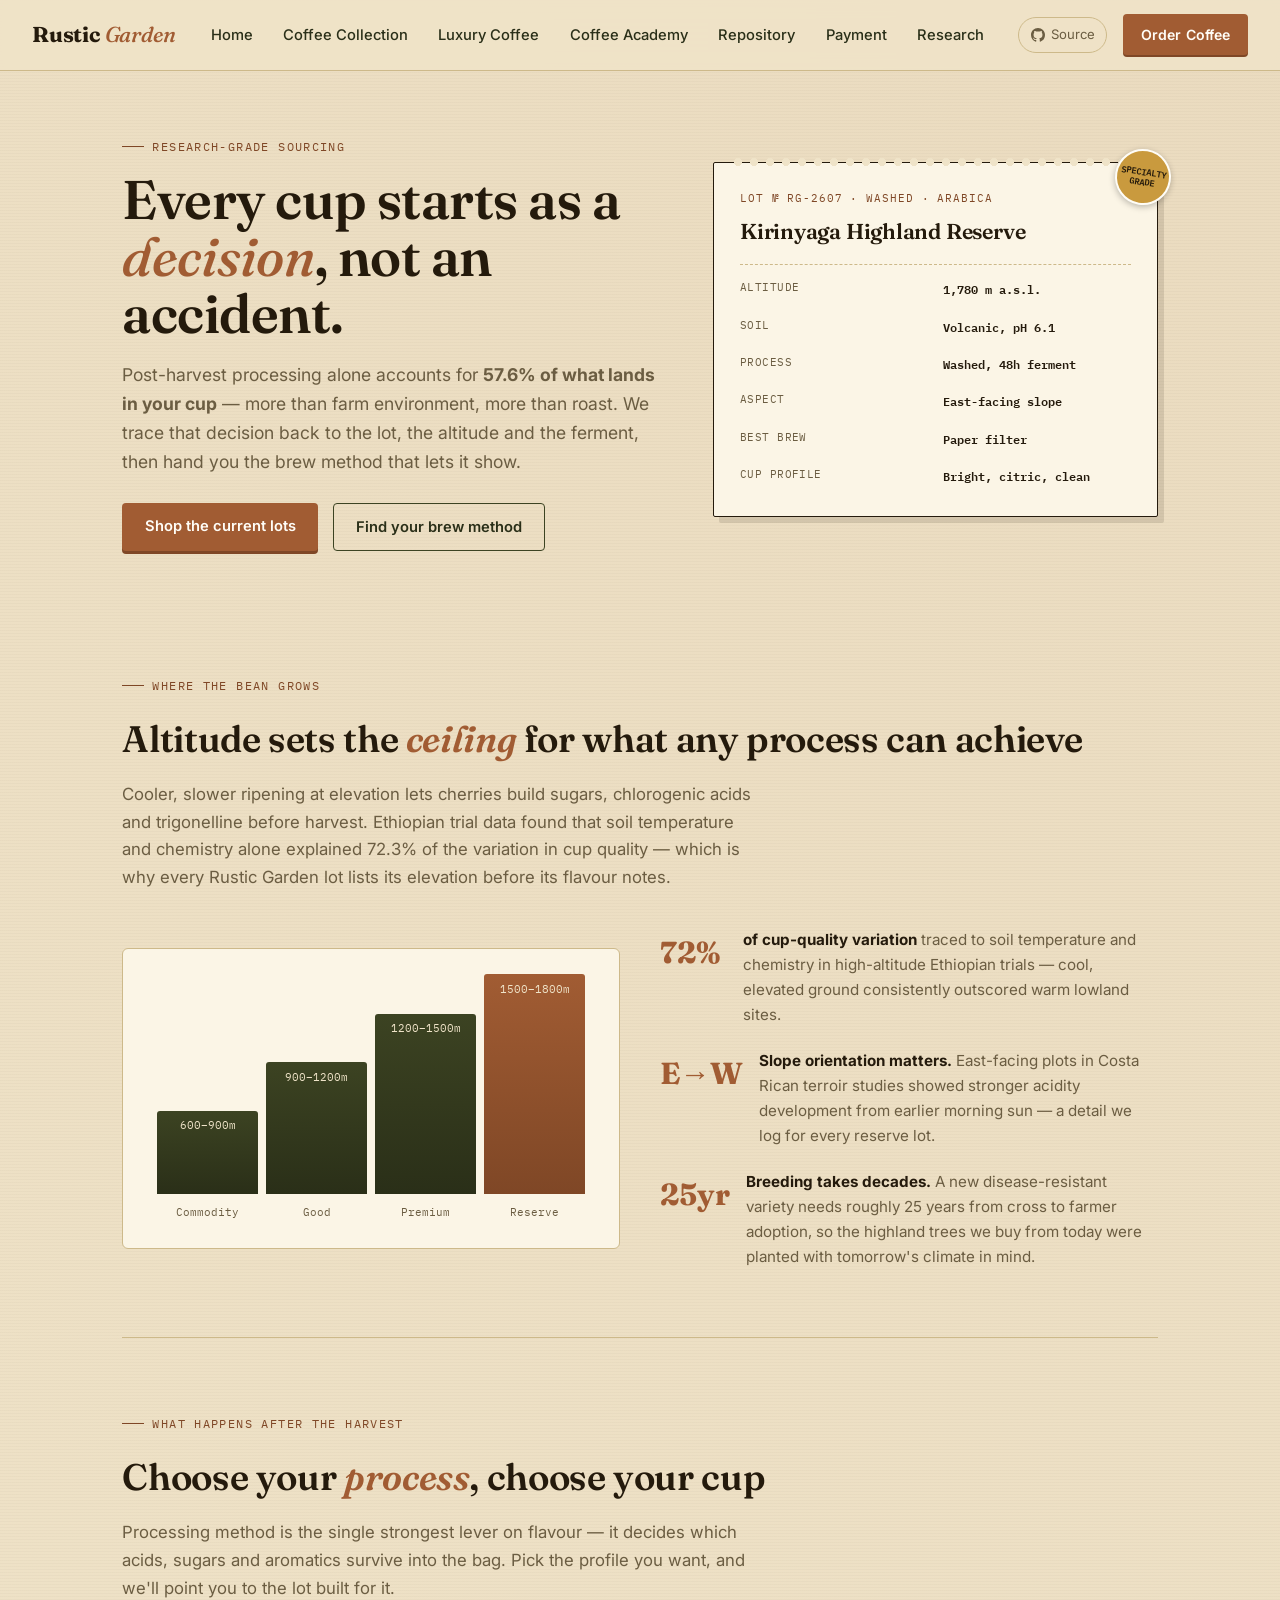
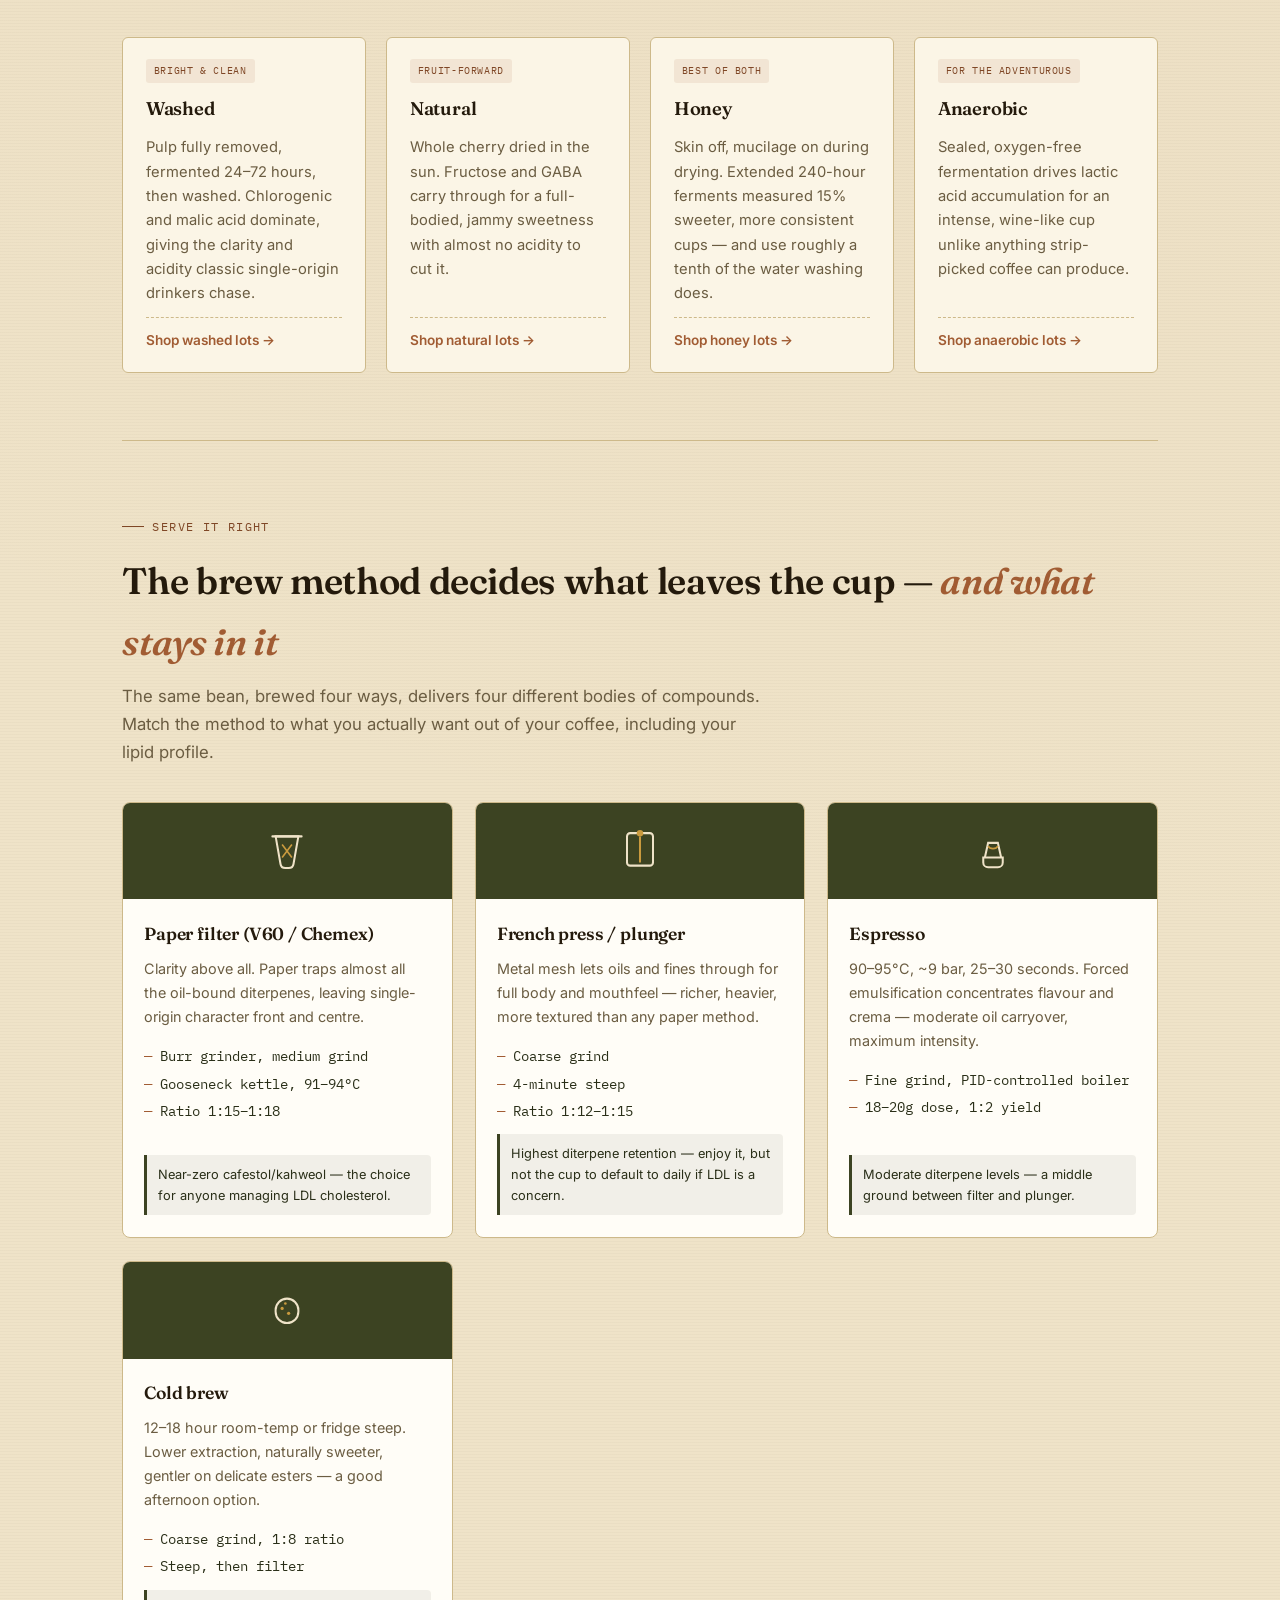
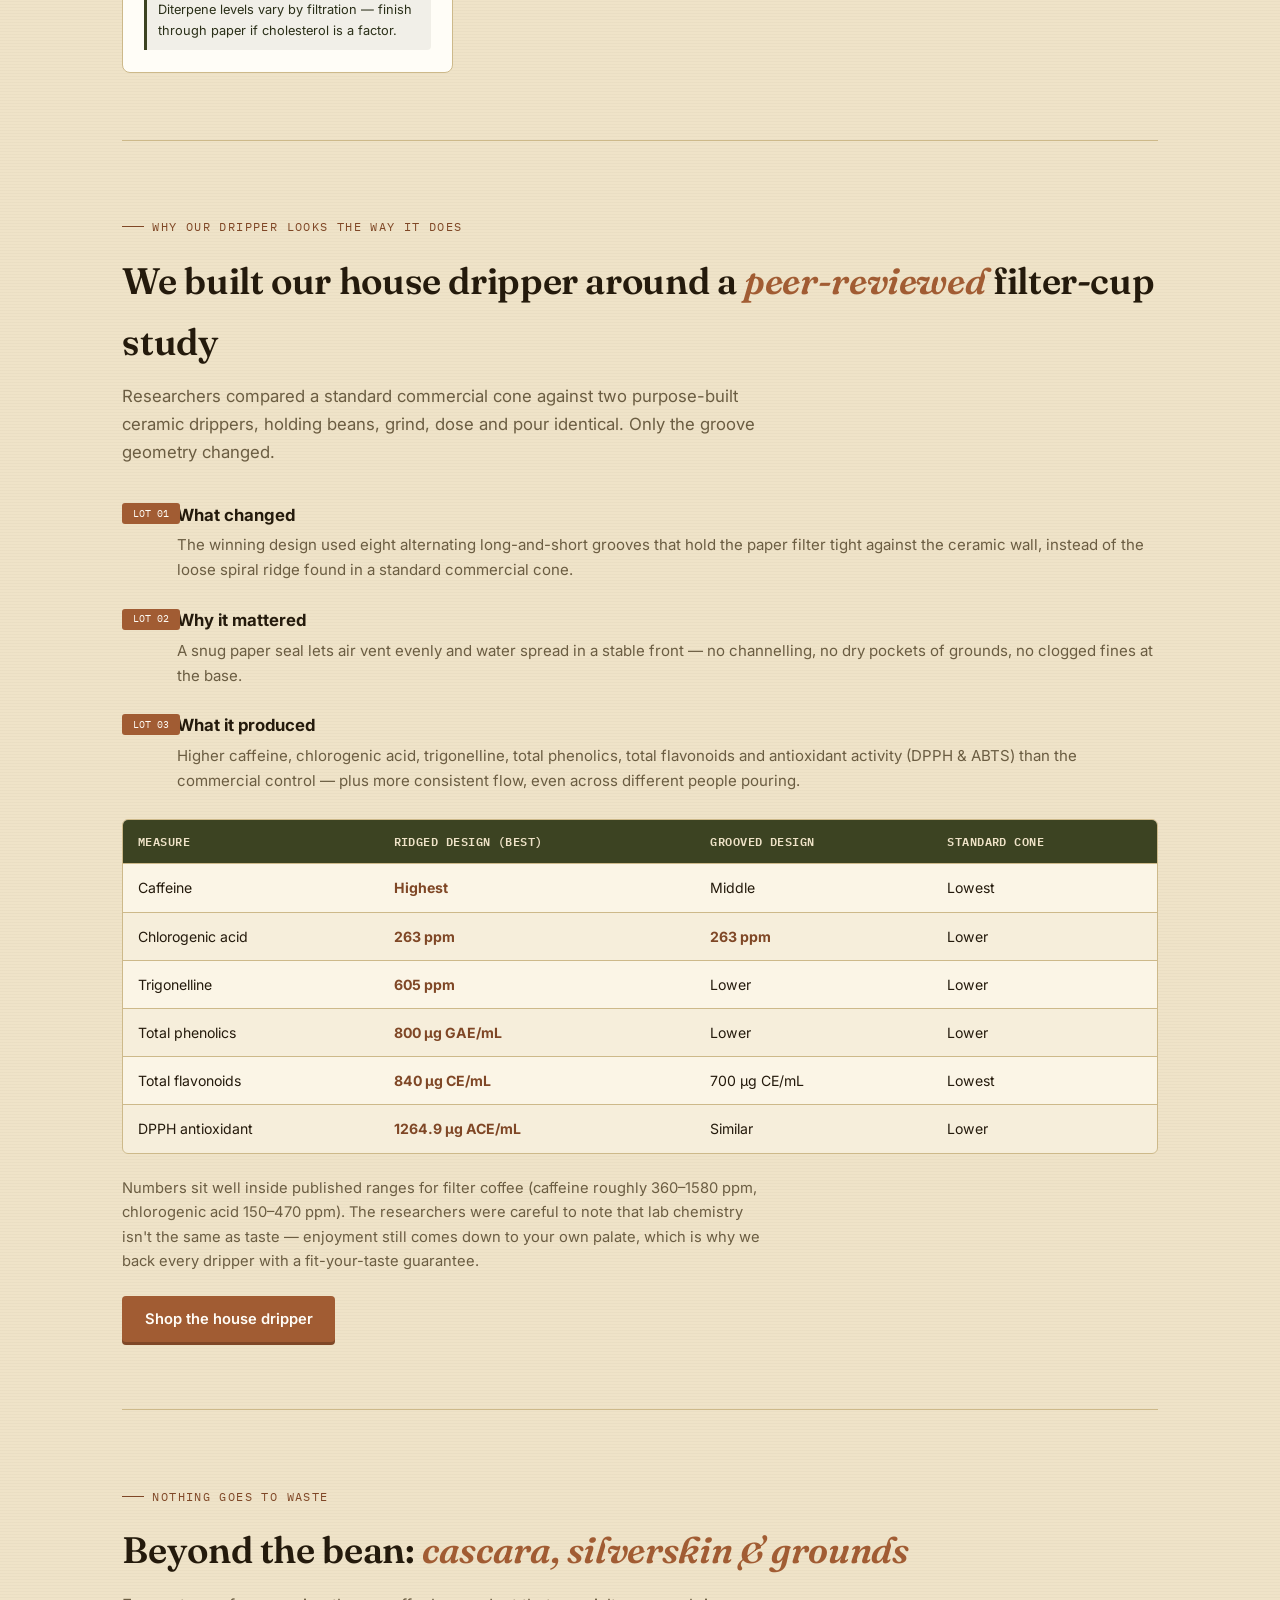
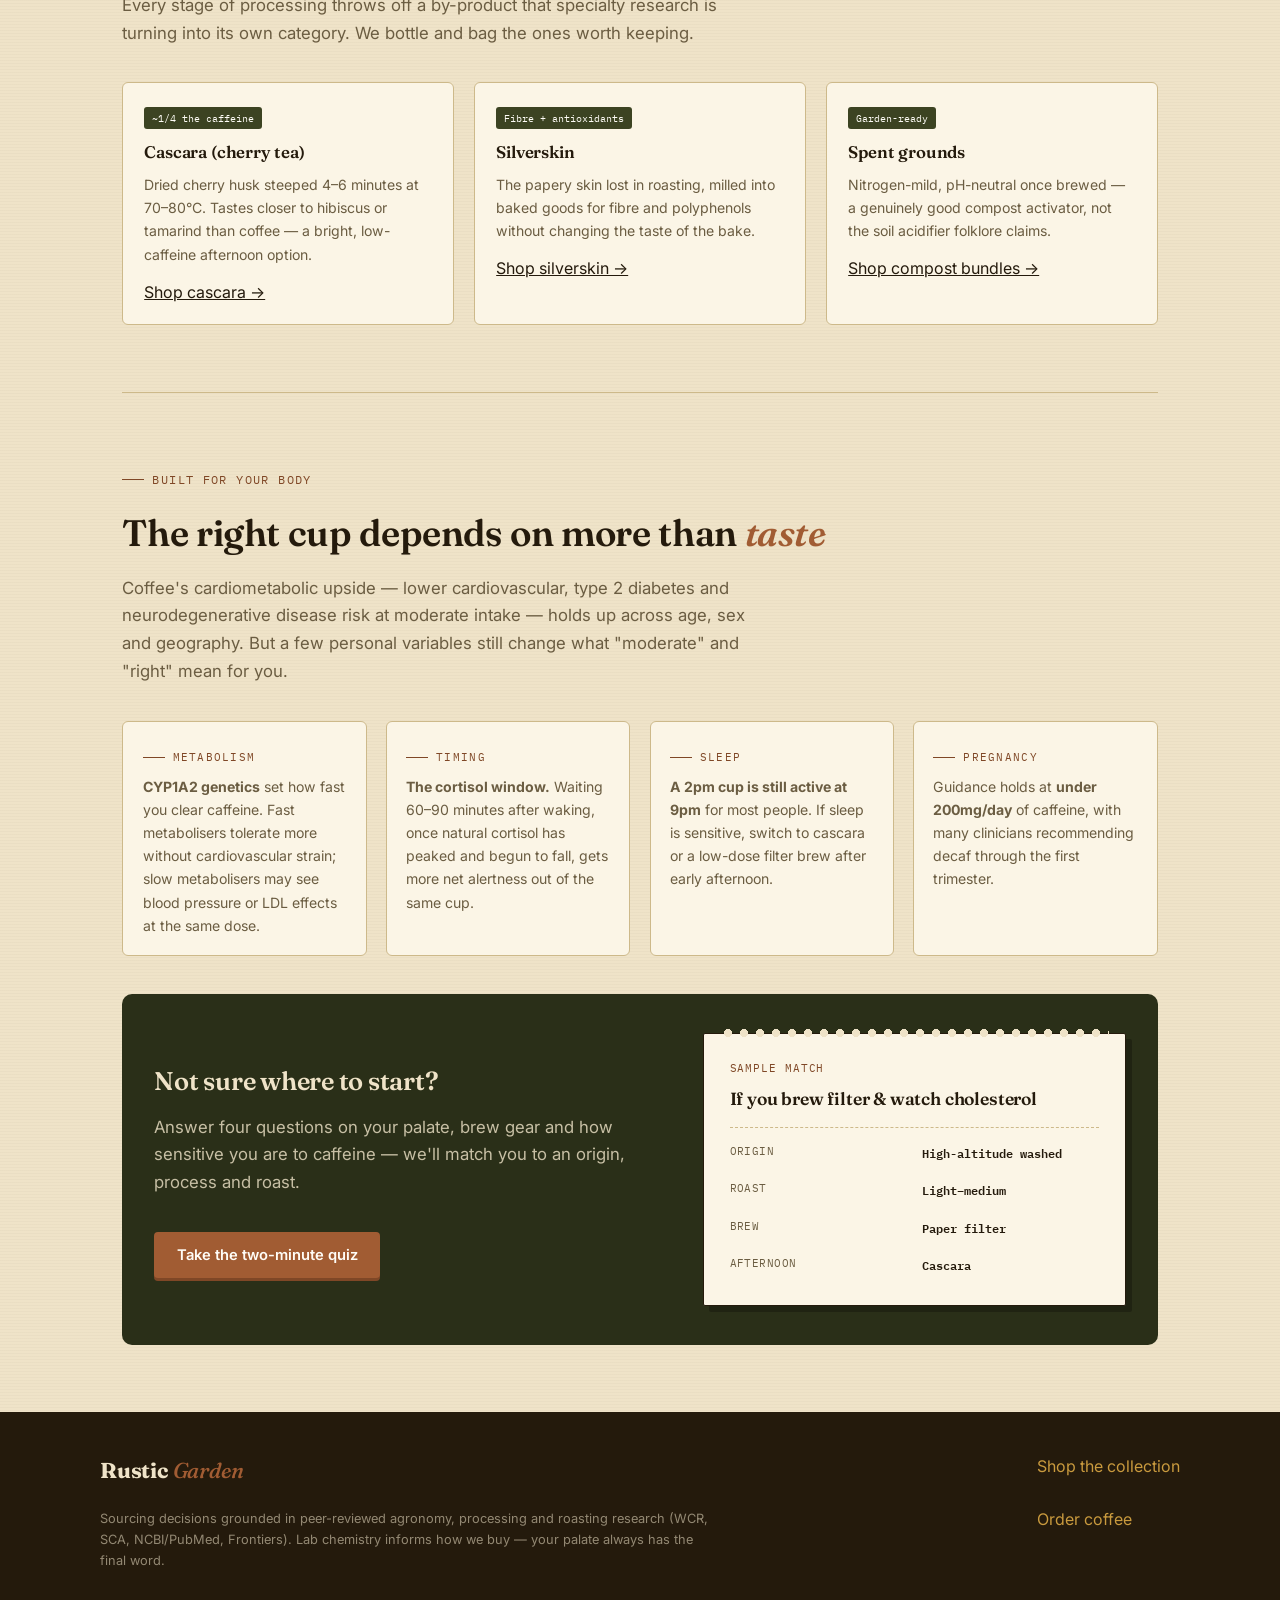
<file: coffee (1).html>
<!DOCTYPE html>
<html lang="en">
<head>
<meta charset="UTF-8">
<meta name="viewport" content="width=device-width, initial-scale=1.0">
<title>The Rustic Garden Cup — How Origin, Process &amp; Brew Method Decide Your Coffee</title>
<meta name="description" content="What the research says about growing, processing and brewing coffee — and how Rustic Garden turns it into the cup in front of you.">
<link rel="preconnect" href="https://fonts.googleapis.com">
<link rel="preconnect" href="https://fonts.gstatic.com" crossorigin>
<link href="https://fonts.googleapis.com/css2?family=Fraunces:ital,opsz,wght@0,9..144,400;0,9..144,600;0,9..144,700;1,9..144,500&family=Inter:wght@400;500;600;700&family=IBM+Plex+Mono:wght@400;500;600&display=swap" rel="stylesheet">
<style>
  :root{
    --ink:#241a0c;
    --forest:#3c4322;
    --forest-deep:#2a2f18;
    --parchment:#efe3c8;
    --parchment-deep:#e6d7b4;
    --card:#fbf5e6;
    --copper:#a15c33;
    --copper-deep:#7f4726;
    --gold:#c99a3e;
    --line:#cdb98a;
    --muted:#6b5d42;
    --white:#fffdf7;
  }

  *{box-sizing:border-box;margin:0;padding:0;}

  html{scroll-behavior:smooth;}

  body{
    background:var(--parchment);
    background-image:
      radial-gradient(circle at 100% 0%, rgba(161,92,51,0.06), transparent 40%),
      repeating-linear-gradient(0deg, rgba(36,26,12,0.025) 0px, rgba(36,26,12,0.025) 1px, transparent 1px, transparent 3px);
    color:var(--ink);
    font-family:'Inter',sans-serif;
    line-height:1.65;
    font-size:1rem;
  }

  a{color:inherit;}

  .mono{font-family:'IBM Plex Mono',monospace;}

  h1,h2,h3,.display{
    font-family:'Fraunces',serif;
    color:var(--ink);
    font-weight:600;
    letter-spacing:-0.01em;
  }

  /* ============ NAV ============ */
  #mainNav{
    position:sticky;
    top:0;
    z-index:100;
    display:flex;
    align-items:center;
    justify-content:space-between;
    gap:1.5rem;
    padding:0.9rem 2rem;
    background:rgba(239,227,200,0.92);
    backdrop-filter:blur(8px);
    border-bottom:1px solid var(--line);
  }

  .nav-mark{
    font-family:'Fraunces',serif;
    font-weight:700;
    font-size:1.35rem;
    color:var(--ink);
    text-decoration:none;
    letter-spacing:-0.01em;
    white-space:nowrap;
  }
  .nav-mark span{color:var(--copper);font-style:italic;font-weight:500;}

  .nav-links{
    display:flex;
    gap:1.9rem;
    flex-wrap:wrap;
  }
  .nav-links a{
    text-decoration:none;
    font-size:0.92rem;
    font-weight:500;
    color:var(--forest-deep);
    position:relative;
    padding:0.2rem 0;
  }
  .nav-links a::after{
    content:"";
    position:absolute;
    left:0; right:100%;
    bottom:-2px;
    height:2px;
    background:var(--copper);
    transition:right .2s ease;
  }
  .nav-links a:hover::after{right:0;}

  .nav-right{display:flex;align-items:center;gap:1rem;}

  .nav-gh{
    display:flex;align-items:center;gap:0.4rem;
    text-decoration:none;
    font-size:0.82rem;
    color:var(--muted);
    border:1px solid var(--line);
    padding:0.4rem 0.7rem;
    border-radius:999px;
  }
  .nav-gh svg{width:14px;height:14px;fill:var(--muted);}
  .nav-gh:hover{color:var(--ink);border-color:var(--copper);}

  .nav-cta{
    text-decoration:none;
    background:var(--copper);
    color:var(--white);
    font-weight:600;
    font-size:0.88rem;
    padding:0.55rem 1.1rem;
    border-radius:4px;
    letter-spacing:0.01em;
    box-shadow:0 2px 0 var(--copper-deep);
  }
  .nav-cta:hover{background:var(--copper-deep);}

  .nav-burger{
    display:none;
    flex-direction:column;
    gap:5px;
    background:none;
    border:none;
    cursor:pointer;
    padding:0.3rem;
  }
  .nav-burger span{width:22px;height:2px;background:var(--ink);display:block;}

  .mobile-menu{
    display:none;
    position:fixed;
    inset:0;
    background:var(--forest-deep);
    z-index:200;
    padding:2rem;
    flex-direction:column;
    gap:1.4rem;
  }
  .mobile-menu.active{display:flex;}
  .mobile-menu a{
    color:var(--parchment);
    text-decoration:none;
    font-family:'Fraunces',serif;
    font-size:1.5rem;
    font-weight:600;
  }
  .mobile-menu .close{
    align-self:flex-end;
    color:var(--parchment);
    font-family:'Inter',sans-serif;
    font-size:0.95rem;
    cursor:pointer;
    margin-bottom:1rem;
  }

  @media (max-width:880px){
    .nav-links{display:none;}
    .nav-gh{display:none;}
    .nav-burger{display:flex;}
    #mainNav{padding:0.85rem 1.1rem;}
  }

  /* ============ SHARED LAYOUT ============ */
  main{max-width:1080px;margin:0 auto;padding:0 1.4rem;}

  .eyebrow{
    display:inline-flex;
    align-items:center;
    gap:0.5rem;
    font-family:'IBM Plex Mono',monospace;
    font-size:0.72rem;
    letter-spacing:0.12em;
    text-transform:uppercase;
    color:var(--copper-deep);
    margin-bottom:0.9rem;
  }
  .eyebrow::before{
    content:"";
    width:22px;height:1px;
    background:var(--copper-deep);
  }

  section{padding:4.2rem 0;border-bottom:1px solid var(--line);}
  section:last-of-type{border-bottom:none;}

  h2{font-size:clamp(1.6rem,3.4vw,2.3rem);margin-bottom:0.7rem;}
  h2 em{color:var(--copper);font-style:italic;}
  .section-lead{max-width:640px;color:var(--muted);font-size:1.05rem;margin-bottom:2.2rem;}

  .btn{
    display:inline-block;
    text-decoration:none;
    font-weight:600;
    font-size:0.92rem;
    padding:0.7rem 1.4rem;
    border-radius:4px;
  }
  .btn-primary{background:var(--copper);color:var(--white);box-shadow:0 3px 0 var(--copper-deep);}
  .btn-primary:hover{background:var(--copper-deep);}
  .btn-ghost{border:1.5px solid var(--forest);color:var(--forest-deep);}
  .btn-ghost:hover{background:var(--forest);color:var(--parchment);}

  /* ============ HERO — the specimen label ============ */
  .hero{
    padding:3.6rem 0 3rem;
    display:grid;
    grid-template-columns:1.1fr 0.9fr;
    gap:3rem;
    align-items:center;
  }
  .hero h1{
    font-size:clamp(2.1rem,5vw,3.4rem);
    line-height:1.05;
    margin-bottom:1.1rem;
  }
  .hero h1 em{color:var(--copper);font-style:italic;font-weight:500;}
  .hero p.sub{color:var(--muted);font-size:1.1rem;max-width:34rem;margin-bottom:1.7rem;}
  .hero .cta-row{display:flex;gap:0.9rem;flex-wrap:wrap;}

  /* the recurring "specimen label" signature card */
  .specimen{
    background:var(--card);
    border:1.5px solid var(--ink);
    border-radius:2px;
    position:relative;
    padding:1.6rem 1.6rem 1.3rem;
    box-shadow:6px 6px 0 rgba(36,26,12,0.12);
  }
  .specimen::before{
    content:"";
    position:absolute;
    top:-9px; left:16px; right:16px;
    height:16px;
    background-image:radial-gradient(circle, var(--parchment) 4px, transparent 4.2px);
    background-size:16px 16px;
    background-position:0 0;
    background-repeat:repeat-x;
  }
  .specimen .lot{
    font-family:'IBM Plex Mono',monospace;
    font-size:0.7rem;
    letter-spacing:0.08em;
    color:var(--copper-deep);
    text-transform:uppercase;
    margin-bottom:0.4rem;
  }
  .specimen h3{font-size:1.35rem;margin-bottom:0.9rem;}
  .specimen .specs{
    display:grid;
    grid-template-columns:1fr 1fr;
    gap:0.5rem 1rem;
    font-family:'IBM Plex Mono',monospace;
    font-size:0.78rem;
    border-top:1px dashed var(--line);
    padding-top:0.9rem;
  }
  .specimen .specs dt{color:var(--muted);text-transform:uppercase;letter-spacing:0.04em;font-size:0.68rem;}
  .specimen .specs dd{color:var(--ink);font-weight:600;margin-bottom:0.55rem;}
  .seal{
    position:absolute;
    top:-14px; right:-14px;
    width:56px;height:56px;
    border-radius:50%;
    background:var(--gold);
    display:flex;align-items:center;justify-content:center;
    text-align:center;
    font-family:'IBM Plex Mono',monospace;
    font-size:0.55rem;
    font-weight:600;
    color:var(--ink);
    line-height:1.1;
    transform:rotate(9deg);
    box-shadow:0 2px 6px rgba(0,0,0,0.25);
    border:2px solid var(--white);
  }

  /* ============ ORIGIN / ALTITUDE ============ */
  .origin-grid{
    display:grid;
    grid-template-columns:1fr 1fr;
    gap:2.5rem;
    align-items:center;
  }
  .altitude-scale{
    background:var(--card);
    border:1px solid var(--line);
    border-radius:6px;
    padding:1.6rem;
  }
  .altitude-bar{
    position:relative;
    height:220px;
    display:flex;
    align-items:flex-end;
    gap:0.5rem;
    padding:0 0.5rem;
  }
  .altitude-col{
    flex:1;
    background:linear-gradient(180deg, var(--forest), var(--forest-deep));
    border-radius:3px 3px 0 0;
    position:relative;
    display:flex;
    align-items:flex-start;
    justify-content:center;
    color:var(--parchment);
    font-family:'IBM Plex Mono',monospace;
    font-size:0.68rem;
    padding-top:0.4rem;
  }
  .altitude-labels{
    display:flex;gap:0.5rem;padding:0 0.5rem;margin-top:0.6rem;
  }
  .altitude-labels span{flex:1;text-align:center;font-size:0.68rem;color:var(--muted);font-family:'IBM Plex Mono',monospace;}

  .stat-list{display:flex;flex-direction:column;gap:1.3rem;}
  .stat-item{display:flex;gap:1rem;align-items:flex-start;}
  .stat-num{
    font-family:'Fraunces',serif;
    font-size:1.9rem;
    font-weight:700;
    color:var(--copper);
    flex-shrink:0;
    min-width:4.2rem;
  }
  .stat-item p{color:var(--muted);font-size:0.95rem;}
  .stat-item strong{color:var(--ink);}

  /* ============ PROCESS TABLE / CARDS ============ */
  .process-grid{
    display:grid;
    grid-template-columns:repeat(auto-fit,minmax(230px,1fr));
    gap:1.3rem;
  }
  .process-card{
    background:var(--card);
    border:1px solid var(--line);
    border-radius:6px;
    padding:1.3rem 1.4rem;
    display:flex;
    flex-direction:column;
    gap:0.7rem;
  }
  .process-card .tag{
    font-family:'IBM Plex Mono',monospace;
    font-size:0.65rem;
    letter-spacing:0.06em;
    text-transform:uppercase;
    color:var(--copper-deep);
    background:rgba(161,92,51,0.1);
    display:inline-block;
    padding:0.2rem 0.5rem;
    border-radius:3px;
    width:fit-content;
  }
  .process-card h3{font-size:1.15rem;}
  .process-card p{color:var(--muted);font-size:0.92rem;flex-grow:1;}
  .process-card .shop-link{
    font-size:0.85rem;
    font-weight:600;
    color:var(--copper);
    text-decoration:none;
    border-top:1px dashed var(--line);
    padding-top:0.7rem;
  }
  .process-card .shop-link:hover{color:var(--copper-deep);text-decoration:underline;}

  /* ============ BREW METHOD GUIDE ============ */
  .brew-grid{
    display:grid;
    grid-template-columns:repeat(auto-fit,minmax(250px,1fr));
    gap:1.4rem;
  }
  .brew-card{
    background:var(--white);
    border:1px solid var(--line);
    border-radius:8px;
    overflow:hidden;
    display:flex;
    flex-direction:column;
  }
  .brew-card .icon-band{
    background:var(--forest);
    padding:1.4rem;
    display:flex;
    align-items:center;
    justify-content:center;
  }
  .brew-card .icon-band svg{width:52px;height:52px;}
  .brew-card .body{padding:1.2rem 1.3rem 1.4rem;display:flex;flex-direction:column;gap:0.6rem;flex-grow:1;}
  .brew-card h3{font-size:1.1rem;}
  .brew-card p{font-size:0.9rem;color:var(--muted);}
  .brew-card .use-list{list-style:none;font-size:0.85rem;font-family:'IBM Plex Mono',monospace;color:var(--forest-deep);margin-top:0.3rem;}
  .brew-card .use-list li{padding:0.15rem 0;}
  .brew-card .use-list li::before{content:"— ";color:var(--copper);}
  .brew-card .health-note{
    margin-top:auto;
    font-size:0.8rem;
    background:rgba(60,67,34,0.07);
    border-left:3px solid var(--forest);
    padding:0.55rem 0.7rem;
    border-radius:0 4px 4px 0;
    color:var(--forest-deep);
  }

  /* ============ HOUSE DRIPPER / STEPS ============ */
  .steps{counter-reset:step;list-style:none;display:flex;flex-direction:column;gap:1.5rem;}
  .steps li{position:relative;padding-left:3.4rem;}
  .steps li::before{
    counter-increment:step;
    content:"LOT " counter(step,decimal-leading-zero);
    position:absolute;left:0;top:0.1rem;
    font-family:'IBM Plex Mono',monospace;
    font-size:0.62rem;
    color:var(--white);
    background:var(--copper);
    padding:0.35rem 0.4rem;
    border-radius:3px;
    line-height:1;
    width:2.8rem;
    text-align:center;
  }
  .steps h4{font-size:1.05rem;margin-bottom:0.25rem;}
  .steps p{color:var(--muted);font-size:0.94rem;}

  .table-wrap{overflow-x:auto;border:1px solid var(--line);border-radius:6px;background:var(--card);margin-top:1.6rem;}
  table{width:100%;border-collapse:collapse;font-size:0.88rem;}
  th,td{padding:0.75rem 0.9rem;text-align:left;border-bottom:1px solid var(--line);}
  th{background:var(--forest);color:var(--parchment);font-weight:600;font-family:'IBM Plex Mono',monospace;font-size:0.72rem;text-transform:uppercase;letter-spacing:0.04em;}
  tr:last-child td{border-bottom:none;}
  tr:nth-child(even) td{background:rgba(205,185,138,0.12);}
  .win{color:var(--copper-deep);font-weight:700;}

  /* ============ BEYOND THE BEAN ============ */
  .byproduct-grid{display:grid;grid-template-columns:repeat(auto-fit,minmax(220px,1fr));gap:1.3rem;}
  .byproduct-card{
    background:var(--card);
    border:1px solid var(--line);
    border-radius:6px;
    padding:1.2rem 1.3rem;
    text-align:left;
  }
  .byproduct-card .badge{
    font-family:'IBM Plex Mono',monospace;
    font-size:0.65rem;
    color:var(--white);
    background:var(--forest);
    padding:0.15rem 0.5rem;
    border-radius:3px;
    display:inline-block;
    margin-bottom:0.6rem;
  }
  .byproduct-card h3{font-size:1.05rem;margin-bottom:0.4rem;}
  .byproduct-card p{font-size:0.88rem;color:var(--muted);margin-bottom:0.8rem;}

  /* ============ PERSONALISE / HEALTH ============ */
  .quiz-band{
    background:var(--forest-deep);
    color:var(--parchment);
    border-radius:10px;
    padding:2.4rem 2rem;
    display:grid;
    grid-template-columns:1.1fr 0.9fr;
    gap:2rem;
    align-items:center;
  }
  .quiz-band h2{color:var(--parchment);}
  .quiz-band .section-lead{color:rgba(239,227,200,0.8);}
  .quiz-band .btn-primary{box-shadow:0 3px 0 var(--copper-deep);}

  .health-grid{
    display:grid;
    grid-template-columns:repeat(auto-fit,minmax(230px,1fr));
    gap:1.2rem;
    margin-top:1rem;
  }
  .health-item{
    background:var(--card);
    border:1px solid var(--line);
    border-radius:6px;
    padding:1.1rem 1.2rem;
  }
  .health-item .eyebrow{margin-bottom:0.5rem;font-size:0.66rem;}
  .health-item p{font-size:0.88rem;color:var(--muted);}

  /* ============ FOOTER ============ */
  footer{
    background:var(--ink);
    color:var(--parchment);
    padding:2.6rem 1.4rem 2rem;
  }
  .footer-inner{max-width:1080px;margin:0 auto;display:flex;justify-content:space-between;flex-wrap:wrap;gap:1.5rem;}
  footer a{color:var(--gold);text-decoration:none;}
  footer .fine{font-size:0.8rem;color:rgba(239,227,200,0.55);max-width:38rem;margin-top:1.2rem;}

  @media (max-width:760px){
    .hero{grid-template-columns:1fr;}
    .origin-grid{grid-template-columns:1fr;}
    .quiz-band{grid-template-columns:1fr;}
  }
</style>
</head>
<body>

<!-- Mobile menu overlay -->
<!-- Mobile menu -->
<div class="mobile-menu" id="mobileMenu" role="dialog" aria-label="Navigation">
    <span class="close" id="menuClose" aria-label="Close menu">✕ Close</span>
    <a href="index.html" onclick="closeMobileMenu()">Home</a>
    <a href="product.html" onclick="closeMobileMenu()">Coffee Collection</a>
    <a href="gibbs_luxury_coffee_homepage.html" onclick="closeMobileMenu()">Luxury Coffee</a>
    <a href="soil_classification_lecture.html" onclick="closeMobileMenu()">Coffee Academy</a>
    <a href="moringa_sunday_school_repository.html" onclick="closeMobileMenu()">Repository</a>
    <a href="payment.html" onclick="closeMobileMenu()">Payment</a>
    <a href="coffee.html" onclick="closeMobileMenu()">Research</a>
    <a href="success.html" onclick="closeMobileMenu()">Success</a>
</div>
<nav id="mainNav">
    <a href="index.html" class="nav-mark">
        Rustic <span>Garden</span>
    </a>
    <div class="nav-links">
        <a href="index.html">Home</a>
        <a href="product.html">Coffee Collection</a>
        <a href="gibbs_luxury_coffee_homepage.html">Luxury Coffee</a>
        <a href="soil_classification_lecture.html">Coffee Academy</a>
        <a href="moringa_sunday_school_repository.html">Repository</a>
        <a href="payment.html">Payment</a>
        <a href="coffee.html">Research</a>
    </div>
    <div class="nav-right">
        <a href="https://github.com/groupdougie/Gibbs_Coffee"
           class="nav-gh"
           target="_blank"
           rel="noopener"
           aria-label="GitHub Repository">
            <svg viewBox="0 0 16 16" aria-hidden="true">
                <path d="M8 0C3.58 0 0 3.58 0 8c0 3.54 2.29 6.53 5.47 7.59.4.07.55-.17.55-.38
                0-.19-.01-.82-.01-1.49-2.01.37-2.53-.49-2.69-.94-.09-.23-.48-.94-.82-1.13
                -.28-.15-.68-.52-.01-.53.63-.01 1.08.58 1.23.82.72 1.21 1.87.87
                2.33.66.07-.52.28-.87.51-1.07-1.78-.2-3.64-.89-3.64-3.95
                0-.87.31-1.59.82-2.15-.08-.2-.36-1.02.08-2.12
                0 0 .67-.21 2.2.82.64-.18 1.32-.27
                2-.27.68 0 1.36.09 2 .27
                1.53-1.04 2.2-.82 2.2-.82.44
                1.1.16 1.92.08 2.12.51.56.82
                1.27.82 2.15 0 3.07-1.87
                3.75-3.65 3.95.29.25.54.73.54
                1.48 0 1.07-.01 1.93-.01
                2.2 0 .21.15.46.55.38A8.013
                8.013 0 0016 8c0-4.42-3.58-8-8-8z"/>
            </svg>
            Source
        </a>
        <a class="nav-cta" href="checkout.html">
            Order Coffee
        </a>
        <button class="nav-burger"
                id="burgerBtn"
                aria-label="Open menu"
                aria-expanded="false">
            <span></span>
            <span></span>
            <span></span>
        </button>
    </div>
</nav>

<main>

  <!-- ============ HERO ============ -->
  <section class="hero" style="border-bottom:none;">
    <div>
      <div class="eyebrow">Research-grade sourcing</div>
      <h1>Every cup starts as a <em>decision</em>, not an accident.</h1>
      <p class="sub">Post-harvest processing alone accounts for <strong>57.6% of what lands in your cup</strong> — more than farm environment, more than roast. We trace that decision back to the lot, the altitude and the ferment, then hand you the brew method that lets it show.</p>
      <div class="cta-row">
        <a href="product.html" class="btn btn-primary">Shop the current lots</a>
        <a href="#brew-guide" class="btn btn-ghost">Find your brew method</a>
      </div>
    </div>
    <div class="specimen">
      <div class="seal">SPECIALTY<br>GRADE</div>
      <div class="lot">LOT № RG-2607 · WASHED · ARABICA</div>
      <h3>Kirinyaga Highland Reserve</h3>
      <dl class="specs">
        <dt>Altitude</dt><dd>1,780 m a.s.l.</dd>
        <dt>Soil</dt><dd>Volcanic, pH 6.1</dt>
        <dt>Process</dt><dd>Washed, 48h ferment</dd>
        <dt>Aspect</dt><dd>East-facing slope</dd>
        <dt>Best brew</dt><dd>Paper filter</dd>
        <dt>Cup profile</dt><dd>Bright, citric, clean</dd>
      </dl>
    </div>
  </section>

  <!-- ============ ORIGIN / ALTITUDE ============ -->
  <section id="origin">
    <div class="eyebrow">Where the bean grows</div>
    <h2>Altitude sets the <em>ceiling</em> for what any process can achieve</h2>
    <p class="section-lead">Cooler, slower ripening at elevation lets cherries build sugars, chlorogenic acids and trigonelline before harvest. Ethiopian trial data found that soil temperature and chemistry alone explained 72.3% of the variation in cup quality — which is why every Rustic Garden lot lists its elevation before its flavour notes.</p>

    <div class="origin-grid">
      <div class="altitude-scale">
        <div class="altitude-bar">
          <div class="altitude-col" style="height:38%;">600–900m</div>
          <div class="altitude-col" style="height:60%;">900–1200m</div>
          <div class="altitude-col" style="height:82%;">1200–1500m</div>
          <div class="altitude-col" style="height:100%;background:linear-gradient(180deg,var(--copper),var(--copper-deep));">1500–1800m</div>
        </div>
        <div class="altitude-labels">
          <span>Commodity</span><span>Good</span><span>Premium</span><span>Reserve</span>
        </div>
      </div>
      <div class="stat-list">
        <div class="stat-item">
          <div class="stat-num">72%</div>
          <p><strong>of cup-quality variation</strong> traced to soil temperature and chemistry in high-altitude Ethiopian trials — cool, elevated ground consistently outscored warm lowland sites.</p>
        </div>
        <div class="stat-item">
          <div class="stat-num">E→W</div>
          <p><strong>Slope orientation matters.</strong> East-facing plots in Costa Rican terroir studies showed stronger acidity development from earlier morning sun — a detail we log for every reserve lot.</p>
        </div>
        <div class="stat-item">
          <div class="stat-num">25yr</div>
          <p><strong>Breeding takes decades.</strong> A new disease-resistant variety needs roughly 25 years from cross to farmer adoption, so the highland trees we buy from today were planted with tomorrow's climate in mind.</p>
        </div>
      </div>
    </div>
  </section>

  <!-- ============ PROCESSING ============ -->
  <section id="process">
    <div class="eyebrow">What happens after the harvest</div>
    <h2>Choose your <em>process</em>, choose your cup</h2>
    <p class="section-lead">Processing method is the single strongest lever on flavour — it decides which acids, sugars and aromatics survive into the bag. Pick the profile you want, and we'll point you to the lot built for it.</p>

    <div class="process-grid">
      <div class="process-card">
        <span class="tag">Bright &amp; clean</span>
        <h3>Washed</h3>
        <p>Pulp fully removed, fermented 24–72 hours, then washed. Chlorogenic and malic acid dominate, giving the clarity and acidity classic single-origin drinkers chase.</p>
        <a href="product.html" class="shop-link">Shop washed lots →</a>
      </div>
      <div class="process-card">
        <span class="tag">Fruit-forward</span>
        <h3>Natural</h3>
        <p>Whole cherry dried in the sun. Fructose and GABA carry through for a full-bodied, jammy sweetness with almost no acidity to cut it.</p>
        <a href="product.html" class="shop-link">Shop natural lots →</a>
      </div>
      <div class="process-card">
        <span class="tag">Best of both</span>
        <h3>Honey</h3>
        <p>Skin off, mucilage on during drying. Extended 240-hour ferments measured 15% sweeter, more consistent cups — and use roughly a tenth of the water washing does.</p>
        <a href="product.html" class="shop-link">Shop honey lots →</a>
      </div>
      <div class="process-card">
        <span class="tag">For the adventurous</span>
        <h3>Anaerobic</h3>
        <p>Sealed, oxygen-free fermentation drives lactic acid accumulation for an intense, wine-like cup unlike anything strip-picked coffee can produce.</p>
        <a href="product.html" class="shop-link">Shop anaerobic lots →</a>
      </div>
    </div>
  </section>

  <!-- ============ BREW GUIDE ============ -->
  <section id="brew-guide">
    <div class="eyebrow">Serve it right</div>
    <h2>The brew method decides what leaves the cup — <em>and what stays in it</em></h2>
    <p class="section-lead">The same bean, brewed four ways, delivers four different bodies of compounds. Match the method to what you actually want out of your coffee, including your lipid profile.</p>

    <div class="brew-grid">
      <div class="brew-card">
        <div class="icon-band">
          <svg viewBox="0 0 64 64" fill="none" xmlns="http://www.w3.org/2000/svg">
            <path d="M18 14h28l-6 34a6 6 0 0 1-6 5H30a6 6 0 0 1-6-5L18 14z" stroke="#efe3c8" stroke-width="2.5"/>
            <path d="M14 14h36" stroke="#efe3c8" stroke-width="2.5" stroke-linecap="round"/>
            <path d="M26 24l12 16M38 24l-12 16" stroke="#c99a3e" stroke-width="2"/>
          </svg>
        </div>
        <div class="body">
          <h3>Paper filter (V60 / Chemex)</h3>
          <p>Clarity above all. Paper traps almost all the oil-bound diterpenes, leaving single-origin character front and centre.</p>
          <ul class="use-list">
            <li>Burr grinder, medium grind</li>
            <li>Gooseneck kettle, 91–94°C</li>
            <li>Ratio 1:15–1:18</li>
          </ul>
          <div class="health-note">Near-zero cafestol/kahweol — the choice for anyone managing LDL cholesterol.</div>
        </div>
      </div>

      <div class="brew-card">
        <div class="icon-band">
          <svg viewBox="0 0 64 64" fill="none" xmlns="http://www.w3.org/2000/svg">
            <rect x="16" y="10" width="32" height="40" rx="4" stroke="#efe3c8" stroke-width="2.5"/>
            <line x1="32" y1="14" x2="32" y2="46" stroke="#c99a3e" stroke-width="2.5"/>
            <circle cx="32" cy="10" r="4" fill="#c99a3e"/>
          </svg>
        </div>
        <div class="body">
          <h3>French press / plunger</h3>
          <p>Metal mesh lets oils and fines through for full body and mouthfeel — richer, heavier, more textured than any paper method.</p>
          <ul class="use-list">
            <li>Coarse grind</li>
            <li>4-minute steep</li>
            <li>Ratio 1:12–1:15</li>
          </ul>
          <div class="health-note">Highest diterpene retention — enjoy it, but not the cup to default to daily if LDL is a concern.</div>
        </div>
      </div>

      <div class="brew-card">
        <div class="icon-band">
          <svg viewBox="0 0 64 64" fill="none" xmlns="http://www.w3.org/2000/svg">
            <path d="M20 40h24v6a6 6 0 0 1-6 6H26a6 6 0 0 1-6-6v-6z" stroke="#efe3c8" stroke-width="2.5"/>
            <path d="M22 40l4-18h12l4 18" stroke="#efe3c8" stroke-width="2.5"/>
            <path d="M26 26c2 4 10 4 12 0" stroke="#c99a3e" stroke-width="2"/>
          </svg>
        </div>
        <div class="body">
          <h3>Espresso</h3>
          <p>90–95°C, ~9 bar, 25–30 seconds. Forced emulsification concentrates flavour and crema — moderate oil carryover, maximum intensity.</p>
          <ul class="use-list">
            <li>Fine grind, PID-controlled boiler</li>
            <li>18–20g dose, 1:2 yield</li>
          </ul>
          <div class="health-note">Moderate diterpene levels — a middle ground between filter and plunger.</div>
        </div>
      </div>

      <div class="brew-card">
        <div class="icon-band">
          <svg viewBox="0 0 64 64" fill="none" xmlns="http://www.w3.org/2000/svg">
            <rect x="18" y="18" width="28" height="30" rx="14" stroke="#efe3c8" stroke-width="2.5"/>
            <circle cx="26" cy="30" r="2" fill="#c99a3e"/>
            <circle cx="34" cy="36" r="2" fill="#c99a3e"/>
            <circle cx="30" cy="24" r="1.6" fill="#c99a3e"/>
          </svg>
        </div>
        <div class="body">
          <h3>Cold brew</h3>
          <p>12–18 hour room-temp or fridge steep. Lower extraction, naturally sweeter, gentler on delicate esters — a good afternoon option.</p>
          <ul class="use-list">
            <li>Coarse grind, 1:8 ratio</li>
            <li>Steep, then filter</li>
          </ul>
          <div class="health-note">Diterpene levels vary by filtration — finish through paper if cholesterol is a factor.</div>
        </div>
      </div>
    </div>
  </section>

  <!-- ============ HOUSE DRIPPER STUDY ============ -->
  <section id="dripper">
    <div class="eyebrow">Why our dripper looks the way it does</div>
    <h2>We built our house dripper around a <em>peer-reviewed</em> filter-cup study</h2>
    <p class="section-lead">Researchers compared a standard commercial cone against two purpose-built ceramic drippers, holding beans, grind, dose and pour identical. Only the groove geometry changed.</p>

    <ol class="steps">
      <li>
        <h4>What changed</h4>
        <p>The winning design used eight alternating long-and-short grooves that hold the paper filter tight against the ceramic wall, instead of the loose spiral ridge found in a standard commercial cone.</p>
      </li>
      <li>
        <h4>Why it mattered</h4>
        <p>A snug paper seal lets air vent evenly and water spread in a stable front — no channelling, no dry pockets of grounds, no clogged fines at the base.</p>
      </li>
      <li>
        <h4>What it produced</h4>
        <p>Higher caffeine, chlorogenic acid, trigonelline, total phenolics, total flavonoids and antioxidant activity (DPPH &amp; ABTS) than the commercial control — plus more consistent flow, even across different people pouring.</p>
      </li>
    </ol>

    <div class="table-wrap">
      <table>
        <thead>
          <tr><th>Measure</th><th>Ridged design (best)</th><th>Grooved design</th><th>Standard cone</th></tr>
        </thead>
        <tbody>
          <tr><td>Caffeine</td><td class="win">Highest</td><td>Middle</td><td>Lowest</td></tr>
          <tr><td>Chlorogenic acid</td><td class="win">263 ppm</td><td class="win">263 ppm</td><td>Lower</td></tr>
          <tr><td>Trigonelline</td><td class="win">605 ppm</td><td>Lower</td><td>Lower</td></tr>
          <tr><td>Total phenolics</td><td class="win">800 µg GAE/mL</td><td>Lower</td><td>Lower</td></tr>
          <tr><td>Total flavonoids</td><td class="win">840 µg CE/mL</td><td>700 µg CE/mL</td><td>Lowest</td></tr>
          <tr><td>DPPH antioxidant</td><td class="win">1264.9 µg ACE/mL</td><td>Similar</td><td>Lower</td></tr>
        </tbody>
      </table>
    </div>
    <p style="margin-top:1.4rem;color:var(--muted);font-size:0.92rem;max-width:640px;">Numbers sit well inside published ranges for filter coffee (caffeine roughly 360–1580 ppm, chlorogenic acid 150–470 ppm). The researchers were careful to note that lab chemistry isn't the same as taste — enjoyment still comes down to your own palate, which is why we back every dripper with a fit-your-taste guarantee.</p>
    <a href="product.html" class="btn btn-primary" style="margin-top:1.4rem;">Shop the house dripper</a>
  </section>

  <!-- ============ BEYOND THE BEAN ============ -->
  <section id="byproducts">
    <div class="eyebrow">Nothing goes to waste</div>
    <h2>Beyond the bean: <em>cascara, silverskin &amp; grounds</em></h2>
    <p class="section-lead">Every stage of processing throws off a by-product that specialty research is turning into its own category. We bottle and bag the ones worth keeping.</p>

    <div class="byproduct-grid">
      <div class="byproduct-card">
        <span class="badge">~1/4 the caffeine</span>
        <h3>Cascara (cherry tea)</h3>
        <p>Dried cherry husk steeped 4–6 minutes at 70–80°C. Tastes closer to hibiscus or tamarind than coffee — a bright, low-caffeine afternoon option.</p>
        <a href="product.html" class="shop-link">Shop cascara →</a>
      </div>
      <div class="byproduct-card">
        <span class="badge">Fibre + antioxidants</span>
        <h3>Silverskin</h3>
        <p>The papery skin lost in roasting, milled into baked goods for fibre and polyphenols without changing the taste of the bake.</p>
        <a href="product.html" class="shop-link">Shop silverskin →</a>
      </div>
      <div class="byproduct-card">
        <span class="badge">Garden-ready</span>
        <h3>Spent grounds</h3>
        <p>Nitrogen-mild, pH-neutral once brewed — a genuinely good compost activator, not the soil acidifier folklore claims.</p>
        <a href="product.html" class="shop-link">Shop compost bundles →</a>
      </div>
    </div>
  </section>

  <!-- ============ HEALTH / PERSONALISATION ============ -->
  <section id="personalise">
    <div class="eyebrow">Built for your body</div>
    <h2>The right cup depends on more than <em>taste</em></h2>
    <p class="section-lead">Coffee's cardiometabolic upside — lower cardiovascular, type 2 diabetes and neurodegenerative disease risk at moderate intake — holds up across age, sex and geography. But a few personal variables still change what "moderate" and "right" mean for you.</p>

    <div class="health-grid">
      <div class="health-item">
        <div class="eyebrow">Metabolism</div>
        <p><strong>CYP1A2 genetics</strong> set how fast you clear caffeine. Fast metabolisers tolerate more without cardiovascular strain; slow metabolisers may see blood pressure or LDL effects at the same dose.</p>
      </div>
      <div class="health-item">
        <div class="eyebrow">Timing</div>
        <p><strong>The cortisol window.</strong> Waiting 60–90 minutes after waking, once natural cortisol has peaked and begun to fall, gets more net alertness out of the same cup.</p>
      </div>
      <div class="health-item">
        <div class="eyebrow">Sleep</div>
        <p><strong>A 2pm cup is still active at 9pm</strong> for most people. If sleep is sensitive, switch to cascara or a low-dose filter brew after early afternoon.</p>
      </div>
      <div class="health-item">
        <div class="eyebrow">Pregnancy</div>
        <p>Guidance holds at <strong>under 200mg/day</strong> of caffeine, with many clinicians recommending decaf through the first trimester.</p>
      </div>
    </div>

    <div class="quiz-band" style="margin-top:2.4rem;">
      <div>
        <h2 style="font-size:1.6rem;">Not sure where to start?</h2>
        <p class="section-lead">Answer four questions on your palate, brew gear and how sensitive you are to caffeine — we'll match you to an origin, process and roast.</p>
        <a href="product.html" class="btn btn-primary">Take the two-minute quiz</a>
      </div>
      <div class="specimen" style="box-shadow:6px 6px 0 rgba(0,0,0,0.25);">
        <div class="lot">Sample match</div>
        <h3 style="font-size:1.1rem;">If you brew filter &amp; watch cholesterol</h3>
        <dl class="specs">
          <dt>Origin</dt><dd>High-altitude washed</dd>
          <dt>Roast</dt><dd>Light–medium</dd>
          <dt>Brew</dt><dd>Paper filter</dd>
          <dt>Afternoon</dt><dd>Cascara</dd>
        </dl>
      </div>
    </div>
  </section>

</main>

<footer>
  <div class="footer-inner">
    <div>
      <div class="nav-mark" style="color:var(--parchment);">Rustic <span>Garden</span></div>
      <p class="fine">Sourcing decisions grounded in peer-reviewed agronomy, processing and roasting research (WCR, SCA, NCBI/PubMed, Frontiers). Lab chemistry informs how we buy — your palate always has the final word.</p>
    </div>
    <div>
      <a href="product.html">Shop the collection</a><br><br>
      <a href="checkout.html">Order coffee</a>
    </div>
  </div>
</footer>

<script>
  const burgerBtn = document.getElementById('burgerBtn');
  const mobileMenu = document.getElementById('mobileMenu');
  const menuClose = document.getElementById('menuClose');

  function openMobileMenu(){
    mobileMenu.classList.add('active');
    burgerBtn.setAttribute('aria-expanded','true');
  }
  function closeMobileMenu(){
    mobileMenu.classList.remove('active');
    burgerBtn.setAttribute('aria-expanded','false');
  }

  burgerBtn.addEventListener('click', openMobileMenu);
  menuClose.addEventListener('click', closeMobileMenu);
</script>

</body>
</html>
</file>
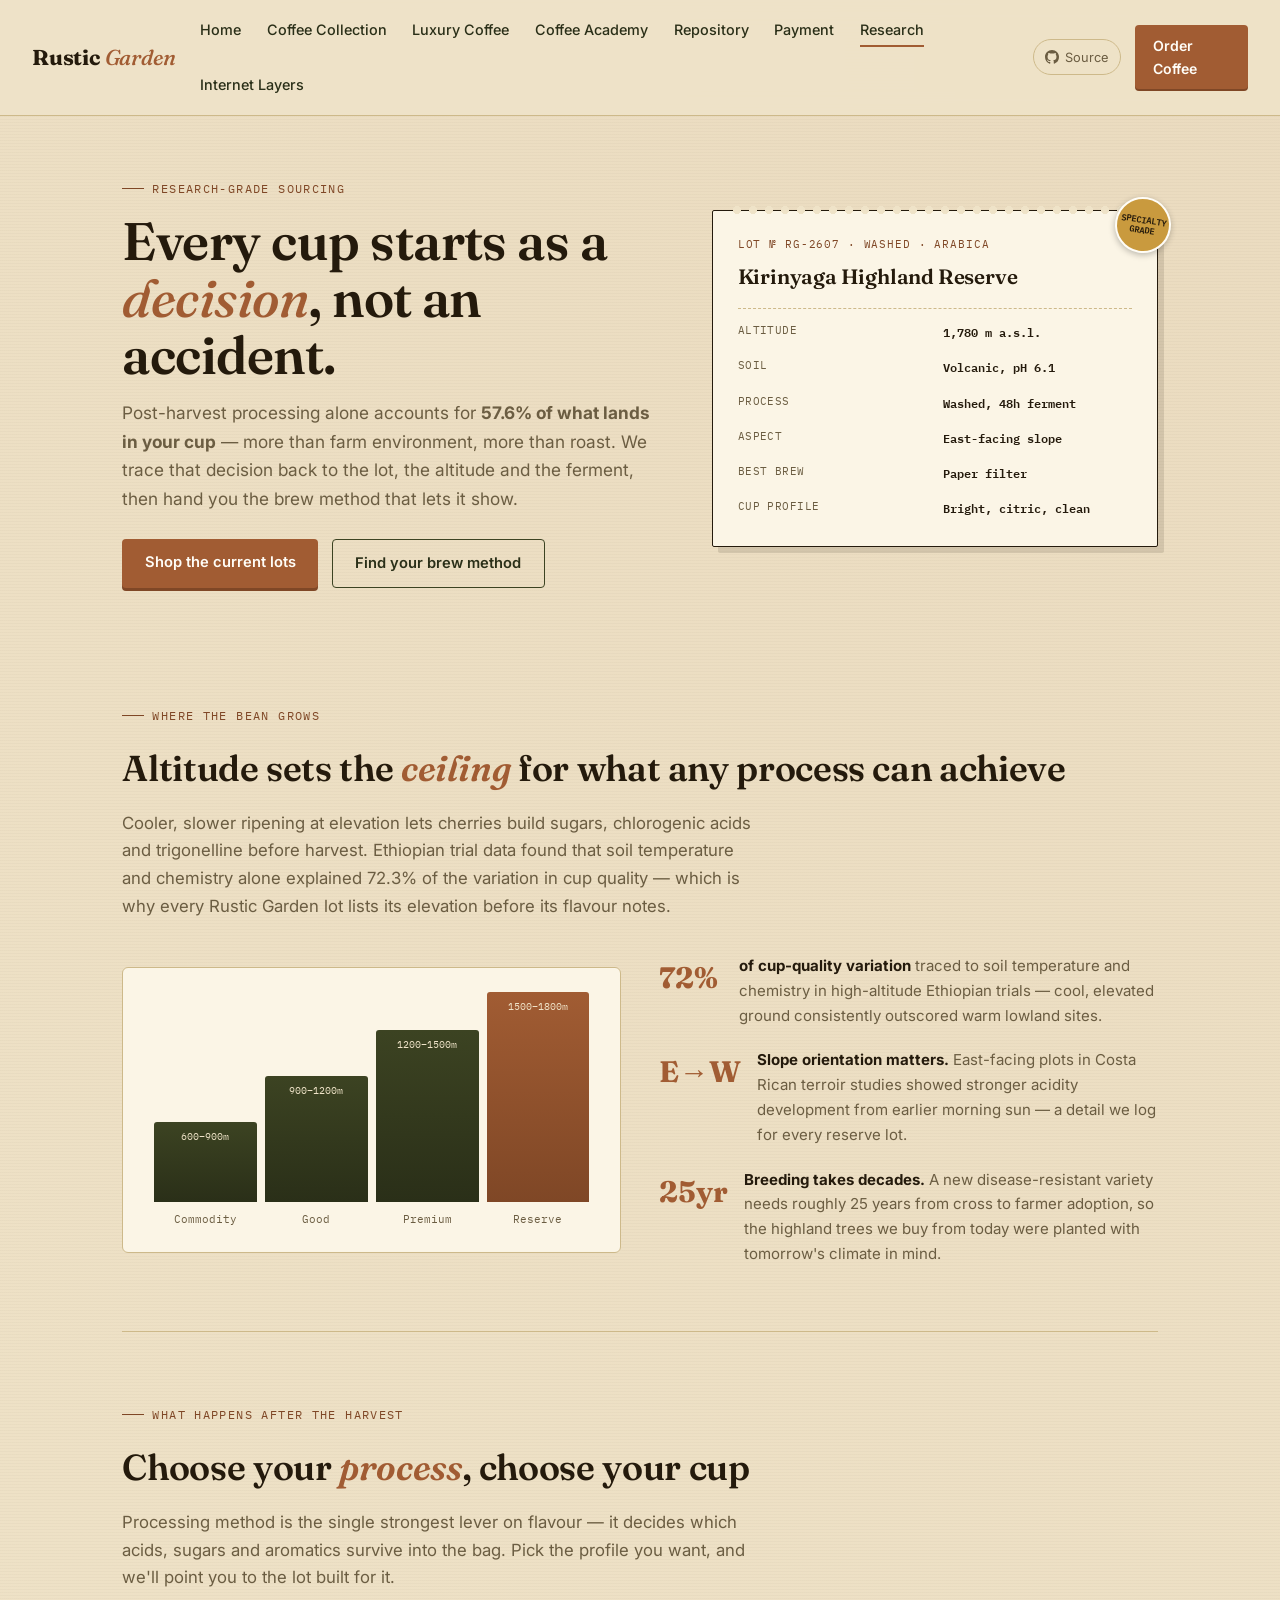
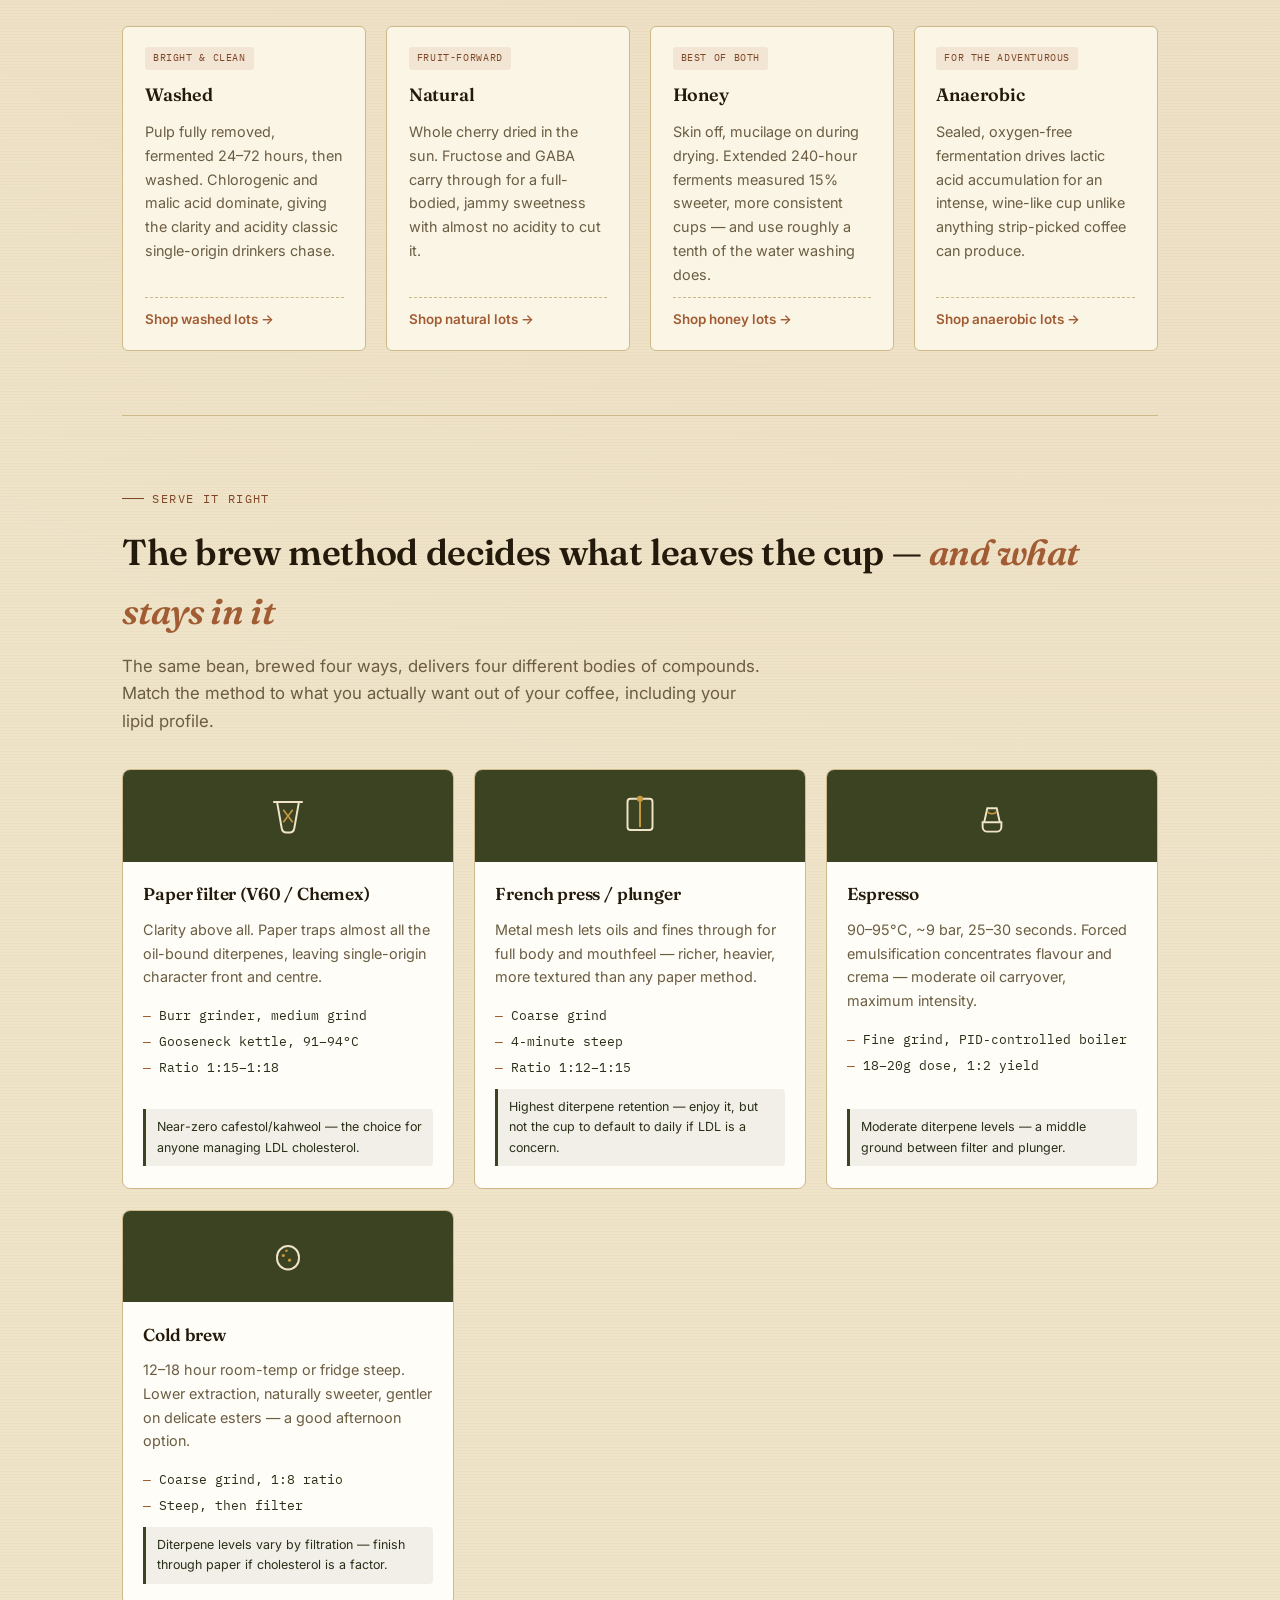
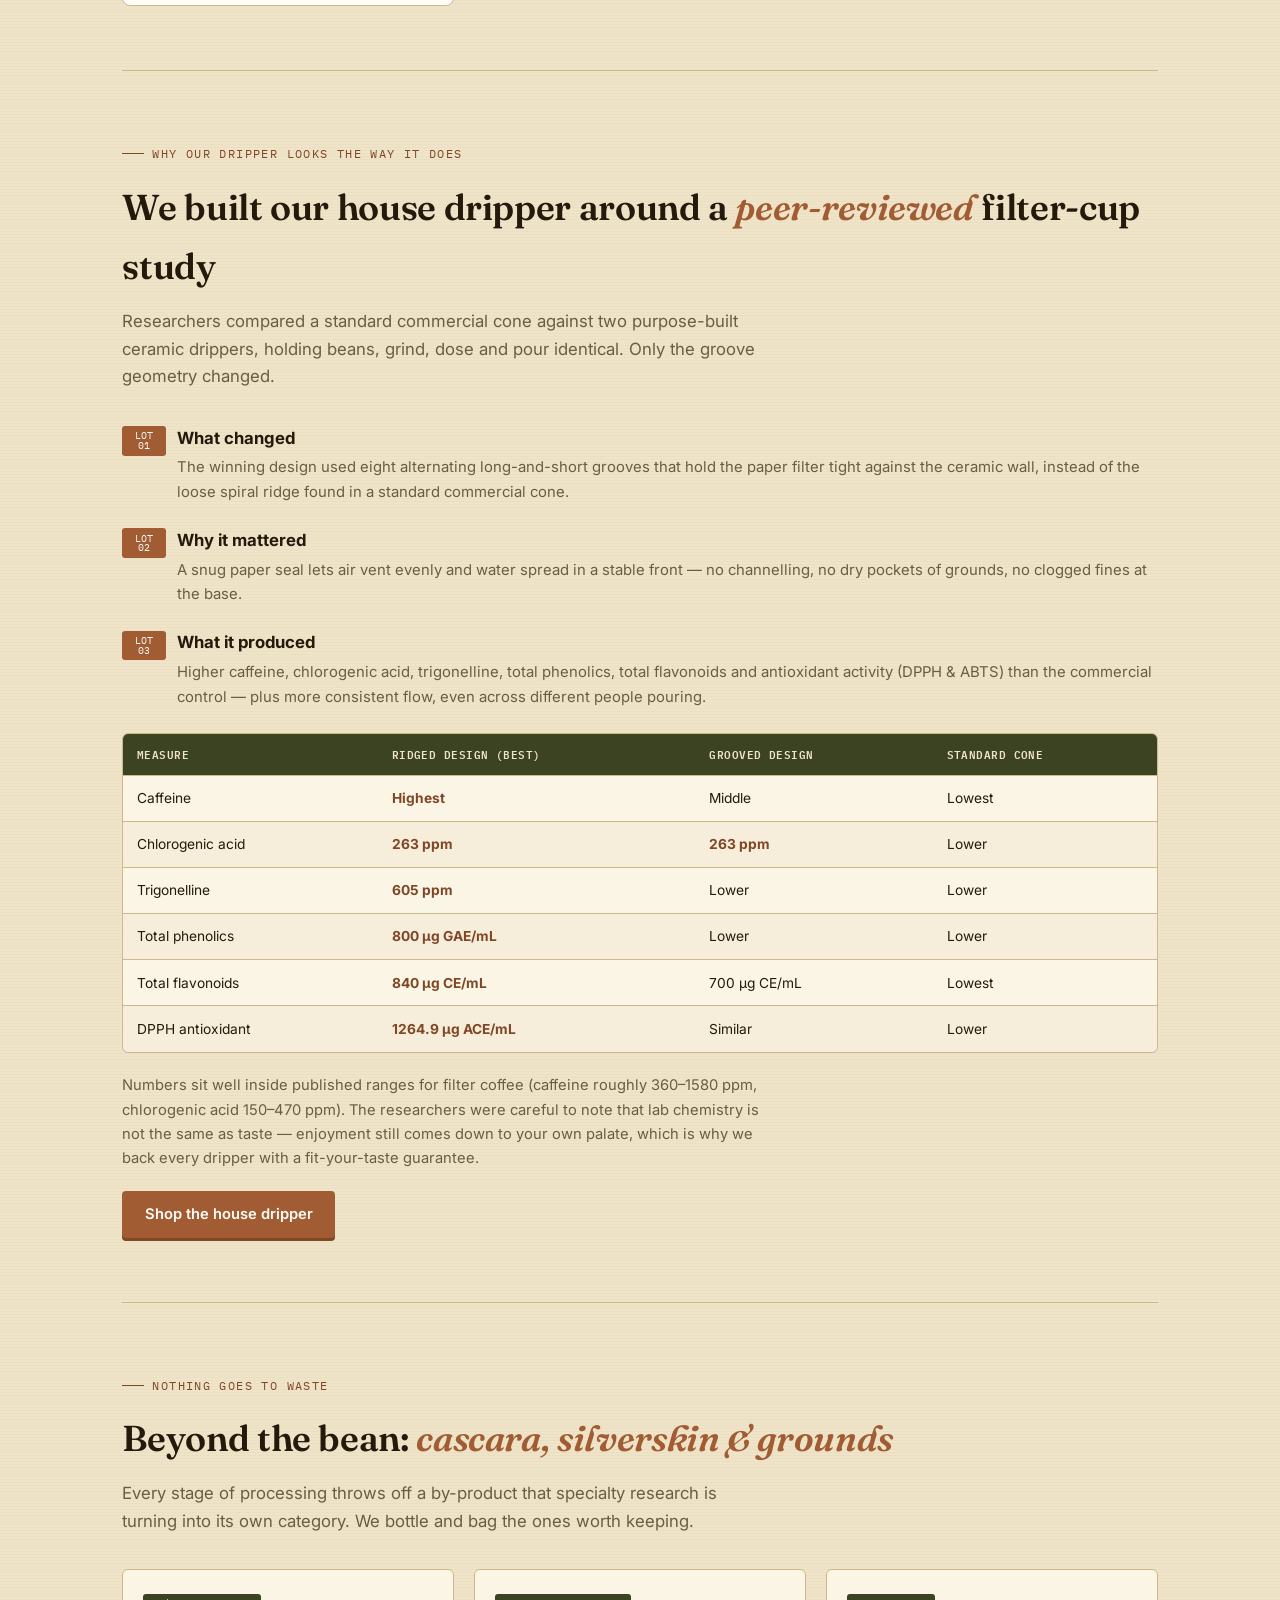
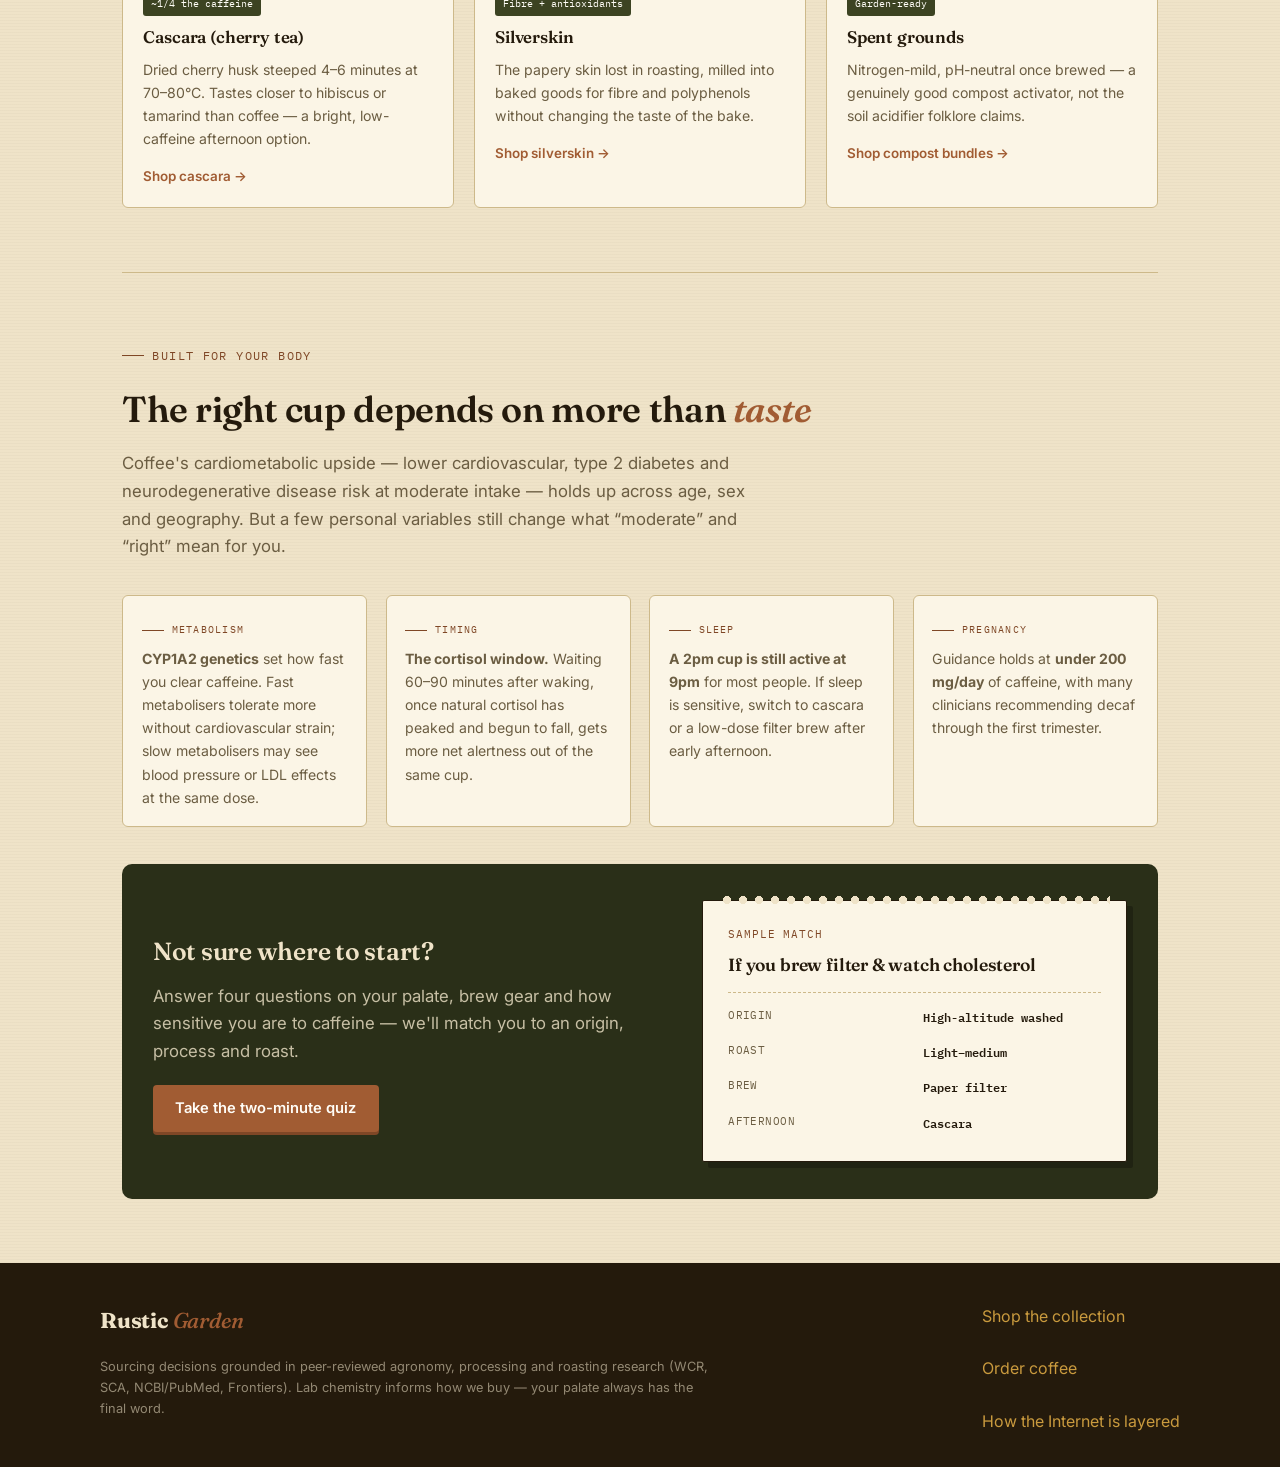
<file: coffee.html>
<!DOCTYPE html>
<html lang="en">
<head>
<meta charset="UTF-8">
<meta name="viewport" content="width=device-width, initial-scale=1.0">
<title>The Rustic Garden Cup — How Origin, Process &amp; Brew Method Decide Your Coffee</title>
<meta name="description" content="What the research says about growing, processing and brewing coffee — and how Rustic Garden turns it into the cup in front of you.">
<link rel="preconnect" href="https://fonts.googleapis.com">
<link rel="preconnect" href="https://fonts.gstatic.com" crossorigin>
<link href="https://fonts.googleapis.com/css2?family=Fraunces:ital,opsz,wght@0,9..144,400;0,9..144,600;0,9..144,700;1,9..144,500&family=Inter:wght@400;500;600;700&family=IBM+Plex+Mono:wght@400;500;600&display=swap" rel="stylesheet">
<style>
:root {
  --ink: #241a0c;
  --forest: #3c4322;
  --forest-deep: #2a2f18;
  --parchment: #efe3c8;
  --parchment-deep: #e6d7b4;
  --card: #fbf5e6;
  --copper: #a15c33;
  --copper-deep: #7f4726;
  --gold: #c99a3e;
  --line: #cdb98a;
  --muted: #6b5d42;
  --white: #fffdf7;
}

*, *::before, *::after { box-sizing: border-box; margin: 0; padding: 0; }

html { scroll-behavior: smooth; }

body {
  background: var(--parchment);
  background-image:
    radial-gradient(circle at 100% 0%, rgba(161,92,51,0.06), transparent 40%),
    repeating-linear-gradient(0deg, rgba(36,26,12,0.025) 0px, rgba(36,26,12,0.025) 1px, transparent 1px, transparent 3px);
  color: var(--ink);
  font-family: 'Inter', sans-serif;
  line-height: 1.65;
  font-size: 1rem;
  -webkit-font-smoothing: antialiased;
}

a { color: inherit; }

.mono { font-family: 'IBM Plex Mono', monospace; }

h1, h2, h3, .display {
  font-family: 'Fraunces', serif;
  color: var(--ink);
  font-weight: 600;
  letter-spacing: -0.01em;
}

/* ── NAV ── */
#mainNav {
  position: sticky;
  top: 0;
  z-index: 100;
  display: flex;
  align-items: center;
  justify-content: space-between;
  gap: 1.5rem;
  padding: 0.9rem 2rem;
  background: rgba(239,227,200,0.94);
  backdrop-filter: blur(10px);
  border-bottom: 1px solid var(--line);
}

.nav-mark {
  font-family: 'Fraunces', serif;
  font-weight: 700;
  font-size: 1.35rem;
  color: var(--ink);
  text-decoration: none;
  letter-spacing: -0.01em;
  white-space: nowrap;
}
.nav-mark span { color: var(--copper); font-style: italic; font-weight: 500; }

.nav-links {
  display: flex;
  gap: 1.6rem;
  flex-wrap: wrap;
}
.nav-links a {
  text-decoration: none;
  font-size: 0.9rem;
  font-weight: 500;
  color: var(--forest-deep);
  position: relative;
  padding: 0.2rem 0;
}
.nav-links a::after {
  content: "";
  position: absolute;
  left: 0; right: 100%;
  bottom: -2px;
  height: 2px;
  background: var(--copper);
  transition: right .2s ease;
}
.nav-links a:hover::after,
.nav-links a[aria-current="page"]::after { right: 0; }

.nav-right { display: flex; align-items: center; gap: 0.9rem; }

.nav-gh {
  display: flex; align-items: center; gap: 0.4rem;
  text-decoration: none;
  font-size: 0.8rem;
  color: var(--muted);
  border: 1px solid var(--line);
  padding: 0.4rem 0.7rem;
  border-radius: 999px;
  transition: color .15s, border-color .15s;
}
.nav-gh svg { width: 14px; height: 14px; fill: currentColor; }
.nav-gh:hover { color: var(--ink); border-color: var(--copper); }

.nav-cta {
  text-decoration: none;
  background: var(--copper);
  color: var(--white);
  font-weight: 600;
  font-size: 0.88rem;
  padding: 0.55rem 1.1rem;
  border-radius: 4px;
  letter-spacing: 0.01em;
  box-shadow: 0 2px 0 var(--copper-deep);
  transition: background .15s;
}
.nav-cta:hover { background: var(--copper-deep); }

.nav-burger {
  display: none;
  flex-direction: column;
  gap: 5px;
  background: none;
  border: none;
  cursor: pointer;
  padding: 0.3rem;
}
.nav-burger span {
  width: 22px; height: 2px;
  background: var(--ink);
  display: block;
  transition: transform .2s, opacity .2s;
}

.mobile-menu {
  display: none;
  position: fixed;
  inset: 0;
  background: var(--forest-deep);
  z-index: 200;
  padding: 2rem;
  flex-direction: column;
  gap: 1.3rem;
  overflow-y: auto;
}
.mobile-menu.active { display: flex; }
.mobile-menu a {
  color: var(--parchment);
  text-decoration: none;
  font-family: 'Fraunces', serif;
  font-size: 1.45rem;
  font-weight: 600;
}
.mobile-menu .close {
  align-self: flex-end;
  color: var(--parchment);
  font-family: 'Inter', sans-serif;
  font-size: 0.95rem;
  cursor: pointer;
  margin-bottom: 0.8rem;
  background: none;
  border: none;
}

@media (max-width: 920px) {
  .nav-links, .nav-gh { display: none; }
  .nav-burger { display: flex; }
  #mainNav { padding: 0.85rem 1.1rem; }
}

/* ── SHARED ── */
main { max-width: 1080px; margin: 0 auto; padding: 0 1.4rem; }

.eyebrow {
  display: inline-flex;
  align-items: center;
  gap: 0.5rem;
  font-family: 'IBM Plex Mono', monospace;
  font-size: 0.72rem;
  letter-spacing: 0.12em;
  text-transform: uppercase;
  color: var(--copper-deep);
  margin-bottom: 0.9rem;
}
.eyebrow::before {
  content: "";
  width: 22px; height: 1px;
  background: var(--copper-deep);
}

section {
  padding: 4rem 0;
  border-bottom: 1px solid var(--line);
}
section:last-of-type { border-bottom: none; }

h2 {
  font-size: clamp(1.55rem, 3.2vw, 2.25rem);
  margin-bottom: 0.7rem;
}
h2 em { color: var(--copper); font-style: italic; }

.section-lead {
  max-width: 640px;
  color: var(--muted);
  font-size: 1.05rem;
  margin-bottom: 2.1rem;
}

.btn {
  display: inline-block;
  text-decoration: none;
  font-weight: 600;
  font-size: 0.92rem;
  padding: 0.7rem 1.4rem;
  border-radius: 4px;
  transition: background .15s, color .15s;
}
.btn-primary {
  background: var(--copper);
  color: var(--white);
  box-shadow: 0 3px 0 var(--copper-deep);
}
.btn-primary:hover { background: var(--copper-deep); }
.btn-ghost {
  border: 1.5px solid var(--forest);
  color: var(--forest-deep);
}
.btn-ghost:hover {
  background: var(--forest);
  color: var(--parchment);
}

/* ── HERO ── */
.hero {
  padding: 3.4rem 0 2.8rem;
  display: grid;
  grid-template-columns: 1.1fr 0.9fr;
  gap: 2.8rem;
  align-items: center;
  border-bottom: none;
}
.hero h1 {
  font-size: clamp(2rem, 4.8vw, 3.3rem);
  line-height: 1.08;
  margin-bottom: 1rem;
}
.hero h1 em { color: var(--copper); font-style: italic; font-weight: 500; }
.hero p.sub {
  color: var(--muted);
  font-size: 1.08rem;
  max-width: 34rem;
  margin-bottom: 1.6rem;
}
.hero .cta-row { display: flex; gap: 0.85rem; flex-wrap: wrap; }

.specimen {
  background: var(--card);
  border: 1.5px solid var(--ink);
  border-radius: 2px;
  position: relative;
  padding: 1.55rem 1.55rem 1.25rem;
  box-shadow: 6px 6px 0 rgba(36,26,12,0.12);
}
.specimen::before {
  content: "";
  position: absolute;
  top: -9px; left: 16px; right: 16px;
  height: 16px;
  background-image: radial-gradient(circle, var(--parchment) 4px, transparent 4.2px);
  background-size: 16px 16px;
  background-position: 0 0;
  background-repeat: repeat-x;
}
.specimen .lot {
  font-family: 'IBM Plex Mono', monospace;
  font-size: 0.68rem;
  letter-spacing: 0.08em;
  color: var(--copper-deep);
  text-transform: uppercase;
  margin-bottom: 0.35rem;
}
.specimen h3 { font-size: 1.3rem; margin-bottom: 0.85rem; }
.specimen .specs {
  display: grid;
  grid-template-columns: 1fr 1fr;
  gap: 0.45rem 1rem;
  font-family: 'IBM Plex Mono', monospace;
  font-size: 0.76rem;
  border-top: 1px dashed var(--line);
  padding-top: 0.85rem;
}
.specimen .specs dt {
  color: var(--muted);
  text-transform: uppercase;
  letter-spacing: 0.04em;
  font-size: 0.66rem;
}
.specimen .specs dd {
  color: var(--ink);
  font-weight: 600;
  margin-bottom: 0.5rem;
}
.seal {
  position: absolute;
  top: -14px; right: -14px;
  width: 56px; height: 56px;
  border-radius: 50%;
  background: var(--gold);
  display: flex; align-items: center; justify-content: center;
  text-align: center;
  font-family: 'IBM Plex Mono', monospace;
  font-size: 0.55rem;
  font-weight: 600;
  color: var(--ink);
  line-height: 1.1;
  transform: rotate(9deg);
  box-shadow: 0 2px 6px rgba(0,0,0,0.25);
  border: 2px solid var(--white);
}

/* ── ORIGIN ── */
.origin-grid {
  display: grid;
  grid-template-columns: 1fr 1fr;
  gap: 2.4rem;
  align-items: center;
}
.altitude-scale {
  background: var(--card);
  border: 1px solid var(--line);
  border-radius: 6px;
  padding: 1.5rem;
}
.altitude-bar {
  position: relative;
  height: 210px;
  display: flex;
  align-items: flex-end;
  gap: 0.5rem;
  padding: 0 0.4rem;
}
.altitude-col {
  flex: 1;
  background: linear-gradient(180deg, var(--forest), var(--forest-deep));
  border-radius: 3px 3px 0 0;
  position: relative;
  display: flex;
  align-items: flex-start;
  justify-content: center;
  color: var(--parchment);
  font-family: 'IBM Plex Mono', monospace;
  font-size: 0.65rem;
  padding-top: 0.35rem;
  min-width: 0;
}
.altitude-labels {
  display: flex; gap: 0.5rem;
  padding: 0 0.4rem;
  margin-top: 0.55rem;
}
.altitude-labels span {
  flex: 1;
  text-align: center;
  font-size: 0.66rem;
  color: var(--muted);
  font-family: 'IBM Plex Mono', monospace;
}

.stat-list { display: flex; flex-direction: column; gap: 1.25rem; }
.stat-item { display: flex; gap: 1rem; align-items: flex-start; }
.stat-num {
  font-family: 'Fraunces', serif;
  font-size: 1.85rem;
  font-weight: 700;
  color: var(--copper);
  flex-shrink: 0;
  min-width: 4rem;
}
.stat-item p { color: var(--muted); font-size: 0.94rem; }
.stat-item strong { color: var(--ink); }

/* ── PROCESS ── */
.process-grid {
  display: grid;
  grid-template-columns: repeat(auto-fit, minmax(230px, 1fr));
  gap: 1.25rem;
}
.process-card {
  background: var(--card);
  border: 1px solid var(--line);
  border-radius: 6px;
  padding: 1.25rem 1.35rem;
  display: flex;
  flex-direction: column;
  gap: 0.65rem;
  transition: box-shadow .2s, transform .2s;
}
.process-card:hover {
  box-shadow: 0 6px 18px rgba(36,26,12,0.08);
  transform: translateY(-2px);
}
.process-card .tag {
  font-family: 'IBM Plex Mono', monospace;
  font-size: 0.64rem;
  letter-spacing: 0.06em;
  text-transform: uppercase;
  color: var(--copper-deep);
  background: rgba(161,92,51,0.1);
  display: inline-block;
  padding: 0.2rem 0.5rem;
  border-radius: 3px;
  width: fit-content;
}
.process-card h3 { font-size: 1.12rem; }
.process-card p { color: var(--muted); font-size: 0.9rem; flex-grow: 1; }
.process-card .shop-link {
  font-size: 0.84rem;
  font-weight: 600;
  color: var(--copper);
  text-decoration: none;
  border-top: 1px dashed var(--line);
  padding-top: 0.65rem;
}
.process-card .shop-link:hover { color: var(--copper-deep); text-decoration: underline; }

/* ── BREW ── */
.brew-grid {
  display: grid;
  grid-template-columns: repeat(auto-fit, minmax(250px, 1fr));
  gap: 1.3rem;
}
.brew-card {
  background: var(--white);
  border: 1px solid var(--line);
  border-radius: 8px;
  overflow: hidden;
  display: flex;
  flex-direction: column;
  transition: box-shadow .2s;
}
.brew-card:hover { box-shadow: 0 8px 22px rgba(36,26,12,0.1); }
.brew-card .icon-band {
  background: var(--forest);
  padding: 1.3rem;
  display: flex;
  align-items: center;
  justify-content: center;
}
.brew-card .icon-band svg { width: 50px; height: 50px; }
.brew-card .body {
  padding: 1.15rem 1.25rem 1.35rem;
  display: flex;
  flex-direction: column;
  gap: 0.55rem;
  flex-grow: 1;
}
.brew-card h3 { font-size: 1.08rem; }
.brew-card p { font-size: 0.9rem; color: var(--muted); }
.brew-card .use-list {
  list-style: none;
  font-size: 0.84rem;
  font-family: 'IBM Plex Mono', monospace;
  color: var(--forest-deep);
  margin-top: 0.25rem;
}
.brew-card .use-list li { padding: 0.12rem 0; }
.brew-card .use-list li::before { content: "— "; color: var(--copper); }
.brew-card .health-note {
  margin-top: auto;
  font-size: 0.78rem;
  background: rgba(60,67,34,0.07);
  border-left: 3px solid var(--forest);
  padding: 0.5rem 0.65rem;
  border-radius: 0 4px 4px 0;
  color: var(--forest-deep);
}

/* ── STEPS + TABLE ── */
.steps {
  counter-reset: step;
  list-style: none;
  display: flex;
  flex-direction: column;
  gap: 1.4rem;
}
.steps li { position: relative; padding-left: 3.4rem; }
.steps li::before {
  counter-increment: step;
  content: "LOT " counter(step, decimal-leading-zero);
  position: absolute; left: 0; top: 0.1rem;
  font-family: 'IBM Plex Mono', monospace;
  font-size: 0.6rem;
  color: var(--white);
  background: var(--copper);
  padding: 0.32rem 0.35rem;
  border-radius: 3px;
  line-height: 1;
  width: 2.75rem;
  text-align: center;
}
.steps h4 { font-size: 1.05rem; margin-bottom: 0.2rem; }
.steps p { color: var(--muted); font-size: 0.93rem; }

.table-wrap {
  overflow-x: auto;
  border: 1px solid var(--line);
  border-radius: 6px;
  background: var(--card);
  margin-top: 1.5rem;
}
table {
  width: 100%;
  border-collapse: collapse;
  font-size: 0.86rem;
}
th, td {
  padding: 0.7rem 0.85rem;
  text-align: left;
  border-bottom: 1px solid var(--line);
}
th {
  background: var(--forest);
  color: var(--parchment);
  font-weight: 600;
  font-family: 'IBM Plex Mono', monospace;
  font-size: 0.7rem;
  text-transform: uppercase;
  letter-spacing: 0.04em;
}
tr:last-child td { border-bottom: none; }
tr:nth-child(even) td { background: rgba(205,185,138,0.12); }
.win { color: var(--copper-deep); font-weight: 700; }

/* ── BYPRODUCTS ── */
.byproduct-grid {
  display: grid;
  grid-template-columns: repeat(auto-fit, minmax(220px, 1fr));
  gap: 1.25rem;
}
.byproduct-card {
  background: var(--card);
  border: 1px solid var(--line);
  border-radius: 6px;
  padding: 1.15rem 1.25rem;
}
.byproduct-card .badge {
  font-family: 'IBM Plex Mono', monospace;
  font-size: 0.64rem;
  color: var(--white);
  background: var(--forest);
  padding: 0.15rem 0.5rem;
  border-radius: 3px;
  display: inline-block;
  margin-bottom: 0.55rem;
}
.byproduct-card h3 { font-size: 1.05rem; margin-bottom: 0.35rem; }
.byproduct-card p { font-size: 0.88rem; color: var(--muted); margin-bottom: 0.75rem; }
.byproduct-card .shop-link {
  font-size: 0.84rem;
  font-weight: 600;
  color: var(--copper);
  text-decoration: none;
}
.byproduct-card .shop-link:hover { text-decoration: underline; }

/* ── HEALTH / QUIZ ── */
.health-grid {
  display: grid;
  grid-template-columns: repeat(auto-fit, minmax(230px, 1fr));
  gap: 1.15rem;
  margin-top: 0.8rem;
}
.health-item {
  background: var(--card);
  border: 1px solid var(--line);
  border-radius: 6px;
  padding: 1.05rem 1.15rem;
}
.health-item .eyebrow { margin-bottom: 0.45rem; font-size: 0.64rem; }
.health-item p { font-size: 0.88rem; color: var(--muted); }

.quiz-band {
  background: var(--forest-deep);
  color: var(--parchment);
  border-radius: 10px;
  padding: 2.3rem 1.9rem;
  display: grid;
  grid-template-columns: 1.1fr 0.9fr;
  gap: 1.9rem;
  align-items: center;
  margin-top: 2.3rem;
}
.quiz-band h2 { color: var(--parchment); }
.quiz-band .section-lead { color: rgba(239,227,200,0.8); margin-bottom: 1.2rem; }
.quiz-band .btn-primary { box-shadow: 0 3px 0 var(--copper-deep); }

/* ── FOOTER ── */
footer {
  background: var(--ink);
  color: var(--parchment);
  padding: 2.5rem 1.4rem 2rem;
}
.footer-inner {
  max-width: 1080px;
  margin: 0 auto;
  display: flex;
  justify-content: space-between;
  flex-wrap: wrap;
  gap: 1.5rem;
}
footer a { color: var(--gold); text-decoration: none; }
footer a:hover { text-decoration: underline; }
footer .fine {
  font-size: 0.8rem;
  color: rgba(239,227,200,0.55);
  max-width: 38rem;
  margin-top: 1.1rem;
}

/* ── RESPONSIVE ── */
@media (max-width: 760px) {
  .hero { grid-template-columns: 1fr; gap: 2rem; }
  .origin-grid { grid-template-columns: 1fr; }
  .quiz-band { grid-template-columns: 1fr; }
  .specimen .specs { grid-template-columns: 1fr 1fr; }
}

@media (prefers-reduced-motion: reduce) {
  html { scroll-behavior: auto; }
  * { transition: none !important; }
}
</style>
</head>
<body>

<div class="mobile-menu" id="mobileMenu" role="dialog" aria-label="Navigation" aria-modal="true">
  <button class="close" id="menuClose" aria-label="Close menu">✕ Close</button>
  <a href="index.html" onclick="closeMobileMenu()">Home</a>
  <a href="product.html" onclick="closeMobileMenu()">Coffee Collection</a>
  <a href="gibbs_luxury_coffee_homepage.html" onclick="closeMobileMenu()">Luxury Coffee</a>
  <a href="soil_classification_lecture.html" onclick="closeMobileMenu()">Coffee Academy</a>
  <a href="moringa_sunday_school_repository.html" onclick="closeMobileMenu()">Repository</a>
  <a href="payment.html" onclick="closeMobileMenu()">Payment</a>
  <a href="coffee.html" onclick="closeMobileMenu()" aria-current="page">Research</a>
  <a href="internet.html" onclick="closeMobileMenu()">Internet Layers</a>
  <a href="success.html" onclick="closeMobileMenu()">Success</a>
</div>

<nav id="mainNav" aria-label="Primary">
  <a href="index.html" class="nav-mark">Rustic <span>Garden</span></a>
  <div class="nav-links">
    <a href="index.html">Home</a>
    <a href="product.html">Coffee Collection</a>
    <a href="gibbs_luxury_coffee_homepage.html">Luxury Coffee</a>
    <a href="soil_classification_lecture.html">Coffee Academy</a>
    <a href="moringa_sunday_school_repository.html">Repository</a>
    <a href="payment.html">Payment</a>
    <a href="coffee.html" aria-current="page">Research</a>
    <a href="internet.html">Internet Layers</a>
  </div>
  <div class="nav-right">
    <a href="https://github.com/groupdougie/Gibbs_Coffee"
       class="nav-gh"
       target="_blank"
       rel="noopener noreferrer"
       aria-label="GitHub repository">
      <svg viewBox="0 0 16 16" aria-hidden="true">
        <path d="M8 0C3.58 0 0 3.58 0 8c0 3.54 2.29 6.53 5.47 7.59.4.07.55-.17.55-.38 0-.19-.01-.82-.01-1.49-2.01.37-2.53-.49-2.69-.94-.09-.23-.48-.94-.82-1.13-.28-.15-.68-.52-.01-.53.63-.01 1.08.58 1.23.82.72 1.21 1.87.87 2.33.66.07-.52.28-.87.51-1.07-1.78-.2-3.64-.89-3.64-3.95 0-.87.31-1.59.82-2.15-.08-.2-.36-1.02.08-2.12 0 0 .67-.21 2.2.82.64-.18 1.32-.27 2-.27.68 0 1.36.09 2 .27 1.53-1.04 2.2-.82 2.2-.82.44 1.1.16 1.92.08 2.12.51.56.82 1.27.82 2.15 0 3.07-1.87 3.75-3.65 3.95.29.25.54.73.54 1.48 0 1.07-.01 1.93-.01 2.2 0 .21.15.46.55.38A8.013 8.013 0 0016 8c0-4.42-3.58-8-8-8z"/>
      </svg>
      Source
    </a>
    <a class="nav-cta" href="checkout.html">Order Coffee</a>
    <button class="nav-burger"
            id="burgerBtn"
            aria-label="Open menu"
            aria-expanded="false"
            aria-controls="mobileMenu">
      <span></span><span></span><span></span>
    </button>
  </div>
</nav>

<main>

  <!-- HERO -->
  <section class="hero">
    <div>
      <div class="eyebrow">Research-grade sourcing</div>
      <h1>Every cup starts as a <em>decision</em>, not an accident.</h1>
      <p class="sub">Post-harvest processing alone accounts for <strong>57.6% of what lands in your cup</strong> — more than farm environment, more than roast. We trace that decision back to the lot, the altitude and the ferment, then hand you the brew method that lets it show.</p>
      <div class="cta-row">
        <a href="product.html" class="btn btn-primary">Shop the current lots</a>
        <a href="#brew-guide" class="btn btn-ghost">Find your brew method</a>
      </div>
    </div>
    <div class="specimen" aria-label="Sample lot specification">
      <div class="seal">SPECIALTY<br>GRADE</div>
      <div class="lot">LOT № RG-2607 · WASHED · ARABICA</div>
      <h3>Kirinyaga Highland Reserve</h3>
      <dl class="specs">
        <dt>Altitude</dt><dd>1,780 m a.s.l.</dd>
        <dt>Soil</dt><dd>Volcanic, pH 6.1</dd>
        <dt>Process</dt><dd>Washed, 48h ferment</dd>
        <dt>Aspect</dt><dd>East-facing slope</dd>
        <dt>Best brew</dt><dd>Paper filter</dd>
        <dt>Cup profile</dt><dd>Bright, citric, clean</dd>
      </dl>
    </div>
  </section>

  <!-- ORIGIN -->
  <section id="origin">
    <div class="eyebrow">Where the bean grows</div>
    <h2>Altitude sets the <em>ceiling</em> for what any process can achieve</h2>
    <p class="section-lead">Cooler, slower ripening at elevation lets cherries build sugars, chlorogenic acids and trigonelline before harvest. Ethiopian trial data found that soil temperature and chemistry alone explained 72.3% of the variation in cup quality — which is why every Rustic Garden lot lists its elevation before its flavour notes.</p>

    <div class="origin-grid">
      <div class="altitude-scale" role="img" aria-label="Altitude quality scale from 600m commodity to 1500-1800m reserve">
        <div class="altitude-bar">
          <div class="altitude-col" style="height:38%;">600–900m</div>
          <div class="altitude-col" style="height:60%;">900–1200m</div>
          <div class="altitude-col" style="height:82%;">1200–1500m</div>
          <div class="altitude-col" style="height:100%;background:linear-gradient(180deg,var(--copper),var(--copper-deep));">1500–1800m</div>
        </div>
        <div class="altitude-labels">
          <span>Commodity</span><span>Good</span><span>Premium</span><span>Reserve</span>
        </div>
      </div>
      <div class="stat-list">
        <div class="stat-item">
          <div class="stat-num">72%</div>
          <p><strong>of cup-quality variation</strong> traced to soil temperature and chemistry in high-altitude Ethiopian trials — cool, elevated ground consistently outscored warm lowland sites.</p>
        </div>
        <div class="stat-item">
          <div class="stat-num">E→W</div>
          <p><strong>Slope orientation matters.</strong> East-facing plots in Costa Rican terroir studies showed stronger acidity development from earlier morning sun — a detail we log for every reserve lot.</p>
        </div>
        <div class="stat-item">
          <div class="stat-num">25yr</div>
          <p><strong>Breeding takes decades.</strong> A new disease-resistant variety needs roughly 25 years from cross to farmer adoption, so the highland trees we buy from today were planted with tomorrow's climate in mind.</p>
        </div>
      </div>
    </div>
  </section>

  <!-- PROCESS -->
  <section id="process">
    <div class="eyebrow">What happens after the harvest</div>
    <h2>Choose your <em>process</em>, choose your cup</h2>
    <p class="section-lead">Processing method is the single strongest lever on flavour — it decides which acids, sugars and aromatics survive into the bag. Pick the profile you want, and we'll point you to the lot built for it.</p>

    <div class="process-grid">
      <article class="process-card">
        <span class="tag">Bright &amp; clean</span>
        <h3>Washed</h3>
        <p>Pulp fully removed, fermented 24–72 hours, then washed. Chlorogenic and malic acid dominate, giving the clarity and acidity classic single-origin drinkers chase.</p>
        <a href="product.html" class="shop-link">Shop washed lots →</a>
      </article>
      <article class="process-card">
        <span class="tag">Fruit-forward</span>
        <h3>Natural</h3>
        <p>Whole cherry dried in the sun. Fructose and GABA carry through for a full-bodied, jammy sweetness with almost no acidity to cut it.</p>
        <a href="product.html" class="shop-link">Shop natural lots →</a>
      </article>
      <article class="process-card">
        <span class="tag">Best of both</span>
        <h3>Honey</h3>
        <p>Skin off, mucilage on during drying. Extended 240-hour ferments measured 15% sweeter, more consistent cups — and use roughly a tenth of the water washing does.</p>
        <a href="product.html" class="shop-link">Shop honey lots →</a>
      </article>
      <article class="process-card">
        <span class="tag">For the adventurous</span>
        <h3>Anaerobic</h3>
        <p>Sealed, oxygen-free fermentation drives lactic acid accumulation for an intense, wine-like cup unlike anything strip-picked coffee can produce.</p>
        <a href="product.html" class="shop-link">Shop anaerobic lots →</a>
      </article>
    </div>
  </section>

  <!-- BREW GUIDE -->
  <section id="brew-guide">
    <div class="eyebrow">Serve it right</div>
    <h2>The brew method decides what leaves the cup — <em>and what stays in it</em></h2>
    <p class="section-lead">The same bean, brewed four ways, delivers four different bodies of compounds. Match the method to what you actually want out of your coffee, including your lipid profile.</p>

    <div class="brew-grid">
      <article class="brew-card">
        <div class="icon-band" aria-hidden="true">
          <svg viewBox="0 0 64 64" fill="none" xmlns="http://www.w3.org/2000/svg">
            <path d="M18 14h28l-6 34a6 6 0 0 1-6 5H30a6 6 0 0 1-6-5L18 14z" stroke="#efe3c8" stroke-width="2.5"/>
            <path d="M14 14h36" stroke="#efe3c8" stroke-width="2.5" stroke-linecap="round"/>
            <path d="M26 24l12 16M38 24l-12 16" stroke="#c99a3e" stroke-width="2"/>
          </svg>
        </div>
        <div class="body">
          <h3>Paper filter (V60 / Chemex)</h3>
          <p>Clarity above all. Paper traps almost all the oil-bound diterpenes, leaving single-origin character front and centre.</p>
          <ul class="use-list">
            <li>Burr grinder, medium grind</li>
            <li>Gooseneck kettle, 91–94°C</li>
            <li>Ratio 1:15–1:18</li>
          </ul>
          <div class="health-note">Near-zero cafestol/kahweol — the choice for anyone managing LDL cholesterol.</div>
        </div>
      </article>

      <article class="brew-card">
        <div class="icon-band" aria-hidden="true">
          <svg viewBox="0 0 64 64" fill="none" xmlns="http://www.w3.org/2000/svg">
            <rect x="16" y="10" width="32" height="40" rx="4" stroke="#efe3c8" stroke-width="2.5"/>
            <line x1="32" y1="14" x2="32" y2="46" stroke="#c99a3e" stroke-width="2.5"/>
            <circle cx="32" cy="10" r="4" fill="#c99a3e"/>
          </svg>
        </div>
        <div class="body">
          <h3>French press / plunger</h3>
          <p>Metal mesh lets oils and fines through for full body and mouthfeel — richer, heavier, more textured than any paper method.</p>
          <ul class="use-list">
            <li>Coarse grind</li>
            <li>4-minute steep</li>
            <li>Ratio 1:12–1:15</li>
          </ul>
          <div class="health-note">Highest diterpene retention — enjoy it, but not the cup to default to daily if LDL is a concern.</div>
        </div>
      </article>

      <article class="brew-card">
        <div class="icon-band" aria-hidden="true">
          <svg viewBox="0 0 64 64" fill="none" xmlns="http://www.w3.org/2000/svg">
            <path d="M20 40h24v6a6 6 0 0 1-6 6H26a6 6 0 0 1-6-6v-6z" stroke="#efe3c8" stroke-width="2.5"/>
            <path d="M22 40l4-18h12l4 18" stroke="#efe3c8" stroke-width="2.5"/>
            <path d="M26 26c2 4 10 4 12 0" stroke="#c99a3e" stroke-width="2"/>
          </svg>
        </div>
        <div class="body">
          <h3>Espresso</h3>
          <p>90–95°C, ~9 bar, 25–30 seconds. Forced emulsification concentrates flavour and crema — moderate oil carryover, maximum intensity.</p>
          <ul class="use-list">
            <li>Fine grind, PID-controlled boiler</li>
            <li>18–20g dose, 1:2 yield</li>
          </ul>
          <div class="health-note">Moderate diterpene levels — a middle ground between filter and plunger.</div>
        </div>
      </article>

      <article class="brew-card">
        <div class="icon-band" aria-hidden="true">
          <svg viewBox="0 0 64 64" fill="none" xmlns="http://www.w3.org/2000/svg">
            <rect x="18" y="18" width="28" height="30" rx="14" stroke="#efe3c8" stroke-width="2.5"/>
            <circle cx="26" cy="30" r="2" fill="#c99a3e"/>
            <circle cx="34" cy="36" r="2" fill="#c99a3e"/>
            <circle cx="30" cy="24" r="1.6" fill="#c99a3e"/>
          </svg>
        </div>
        <div class="body">
          <h3>Cold brew</h3>
          <p>12–18 hour room-temp or fridge steep. Lower extraction, naturally sweeter, gentler on delicate esters — a good afternoon option.</p>
          <ul class="use-list">
            <li>Coarse grind, 1:8 ratio</li>
            <li>Steep, then filter</li>
          </ul>
          <div class="health-note">Diterpene levels vary by filtration — finish through paper if cholesterol is a factor.</div>
        </div>
      </article>
    </div>
  </section>

  <!-- HOUSE DRIPPER -->
  <section id="dripper">
    <div class="eyebrow">Why our dripper looks the way it does</div>
    <h2>We built our house dripper around a <em>peer-reviewed</em> filter-cup study</h2>
    <p class="section-lead">Researchers compared a standard commercial cone against two purpose-built ceramic drippers, holding beans, grind, dose and pour identical. Only the groove geometry changed.</p>

    <ol class="steps">
      <li>
        <h4>What changed</h4>
        <p>The winning design used eight alternating long-and-short grooves that hold the paper filter tight against the ceramic wall, instead of the loose spiral ridge found in a standard commercial cone.</p>
      </li>
      <li>
        <h4>Why it mattered</h4>
        <p>A snug paper seal lets air vent evenly and water spread in a stable front — no channelling, no dry pockets of grounds, no clogged fines at the base.</p>
      </li>
      <li>
        <h4>What it produced</h4>
        <p>Higher caffeine, chlorogenic acid, trigonelline, total phenolics, total flavonoids and antioxidant activity (DPPH &amp; ABTS) than the commercial control — plus more consistent flow, even across different people pouring.</p>
      </li>
    </ol>

    <div class="table-wrap" role="region" aria-label="Comparative extraction results">
      <table>
        <thead>
          <tr>
            <th scope="col">Measure</th>
            <th scope="col">Ridged design (best)</th>
            <th scope="col">Grooved design</th>
            <th scope="col">Standard cone</th>
          </tr>
        </thead>
        <tbody>
          <tr><td>Caffeine</td><td class="win">Highest</td><td>Middle</td><td>Lowest</td></tr>
          <tr><td>Chlorogenic acid</td><td class="win">263 ppm</td><td class="win">263 ppm</td><td>Lower</td></tr>
          <tr><td>Trigonelline</td><td class="win">605 ppm</td><td>Lower</td><td>Lower</td></tr>
          <tr><td>Total phenolics</td><td class="win">800 µg GAE/mL</td><td>Lower</td><td>Lower</td></tr>
          <tr><td>Total flavonoids</td><td class="win">840 µg CE/mL</td><td>700 µg CE/mL</td><td>Lowest</td></tr>
          <tr><td>DPPH antioxidant</td><td class="win">1264.9 µg ACE/mL</td><td>Similar</td><td>Lower</td></tr>
        </tbody>
      </table>
    </div>
    <p style="margin-top:1.3rem;color:var(--muted);font-size:0.92rem;max-width:640px;">Numbers sit well inside published ranges for filter coffee (caffeine roughly 360–1580 ppm, chlorogenic acid 150–470 ppm). The researchers were careful to note that lab chemistry is not the same as taste — enjoyment still comes down to your own palate, which is why we back every dripper with a fit-your-taste guarantee.</p>
    <a href="product.html" class="btn btn-primary" style="margin-top:1.3rem;">Shop the house dripper</a>
  </section>

  <!-- BYPRODUCTS -->
  <section id="byproducts">
    <div class="eyebrow">Nothing goes to waste</div>
    <h2>Beyond the bean: <em>cascara, silverskin &amp; grounds</em></h2>
    <p class="section-lead">Every stage of processing throws off a by-product that specialty research is turning into its own category. We bottle and bag the ones worth keeping.</p>

    <div class="byproduct-grid">
      <article class="byproduct-card">
        <span class="badge">~1/4 the caffeine</span>
        <h3>Cascara (cherry tea)</h3>
        <p>Dried cherry husk steeped 4–6 minutes at 70–80°C. Tastes closer to hibiscus or tamarind than coffee — a bright, low-caffeine afternoon option.</p>
        <a href="product.html" class="shop-link">Shop cascara →</a>
      </article>
      <article class="byproduct-card">
        <span class="badge">Fibre + antioxidants</span>
        <h3>Silverskin</h3>
        <p>The papery skin lost in roasting, milled into baked goods for fibre and polyphenols without changing the taste of the bake.</p>
        <a href="product.html" class="shop-link">Shop silverskin →</a>
      </article>
      <article class="byproduct-card">
        <span class="badge">Garden-ready</span>
        <h3>Spent grounds</h3>
        <p>Nitrogen-mild, pH-neutral once brewed — a genuinely good compost activator, not the soil acidifier folklore claims.</p>
        <a href="product.html" class="shop-link">Shop compost bundles →</a>
      </article>
    </div>
  </section>

  <!-- PERSONALISE -->
  <section id="personalise">
    <div class="eyebrow">Built for your body</div>
    <h2>The right cup depends on more than <em>taste</em></h2>
    <p class="section-lead">Coffee's cardiometabolic upside — lower cardiovascular, type 2 diabetes and neurodegenerative disease risk at moderate intake — holds up across age, sex and geography. But a few personal variables still change what “moderate” and “right” mean for you.</p>

    <div class="health-grid">
      <div class="health-item">
        <div class="eyebrow">Metabolism</div>
        <p><strong>CYP1A2 genetics</strong> set how fast you clear caffeine. Fast metabolisers tolerate more without cardiovascular strain; slow metabolisers may see blood pressure or LDL effects at the same dose.</p>
      </div>
      <div class="health-item">
        <div class="eyebrow">Timing</div>
        <p><strong>The cortisol window.</strong> Waiting 60–90 minutes after waking, once natural cortisol has peaked and begun to fall, gets more net alertness out of the same cup.</p>
      </div>
      <div class="health-item">
        <div class="eyebrow">Sleep</div>
        <p><strong>A 2pm cup is still active at 9pm</strong> for most people. If sleep is sensitive, switch to cascara or a low-dose filter brew after early afternoon.</p>
      </div>
      <div class="health-item">
        <div class="eyebrow">Pregnancy</div>
        <p>Guidance holds at <strong>under 200 mg/day</strong> of caffeine, with many clinicians recommending decaf through the first trimester.</p>
      </div>
    </div>

    <div class="quiz-band">
      <div>
        <h2 style="font-size:1.55rem;">Not sure where to start?</h2>
        <p class="section-lead">Answer four questions on your palate, brew gear and how sensitive you are to caffeine — we'll match you to an origin, process and roast.</p>
        <a href="product.html" class="btn btn-primary">Take the two-minute quiz</a>
      </div>
      <div class="specimen" style="box-shadow:6px 6px 0 rgba(0,0,0,0.25);">
        <div class="lot">Sample match</div>
        <h3 style="font-size:1.1rem;">If you brew filter &amp; watch cholesterol</h3>
        <dl class="specs">
          <dt>Origin</dt><dd>High-altitude washed</dd>
          <dt>Roast</dt><dd>Light–medium</dd>
          <dt>Brew</dt><dd>Paper filter</dd>
          <dt>Afternoon</dt><dd>Cascara</dd>
        </dl>
      </div>
    </div>
  </section>

</main>

<footer>
  <div class="footer-inner">
    <div>
      <div class="nav-mark" style="color:var(--parchment);">Rustic <span>Garden</span></div>
      <p class="fine">Sourcing decisions grounded in peer-reviewed agronomy, processing and roasting research (WCR, SCA, NCBI/PubMed, Frontiers). Lab chemistry informs how we buy — your palate always has the final word.</p>
    </div>
    <div>
      <a href="product.html">Shop the collection</a><br><br>
      <a href="checkout.html">Order coffee</a><br><br>
      <a href="internet.html">How the Internet is layered</a>
    </div>
  </div>
</footer>

<script>
  const burgerBtn = document.getElementById('burgerBtn');
  const mobileMenu = document.getElementById('mobileMenu');
  const menuClose = document.getElementById('menuClose');

  function openMobileMenu() {
    mobileMenu.classList.add('active');
    burgerBtn.setAttribute('aria-expanded', 'true');
    document.body.style.overflow = 'hidden';
  }
  function closeMobileMenu() {
    mobileMenu.classList.remove('active');
    burgerBtn.setAttribute('aria-expanded', 'false');
    document.body.style.overflow = '';
  }

  burgerBtn.addEventListener('click', openMobileMenu);
  menuClose.addEventListener('click', closeMobileMenu);

  document.addEventListener('keydown', (e) => {
    if (e.key === 'Escape' && mobileMenu.classList.contains('active')) closeMobileMenu();
  });
</script>

</body>
</html>
</file>
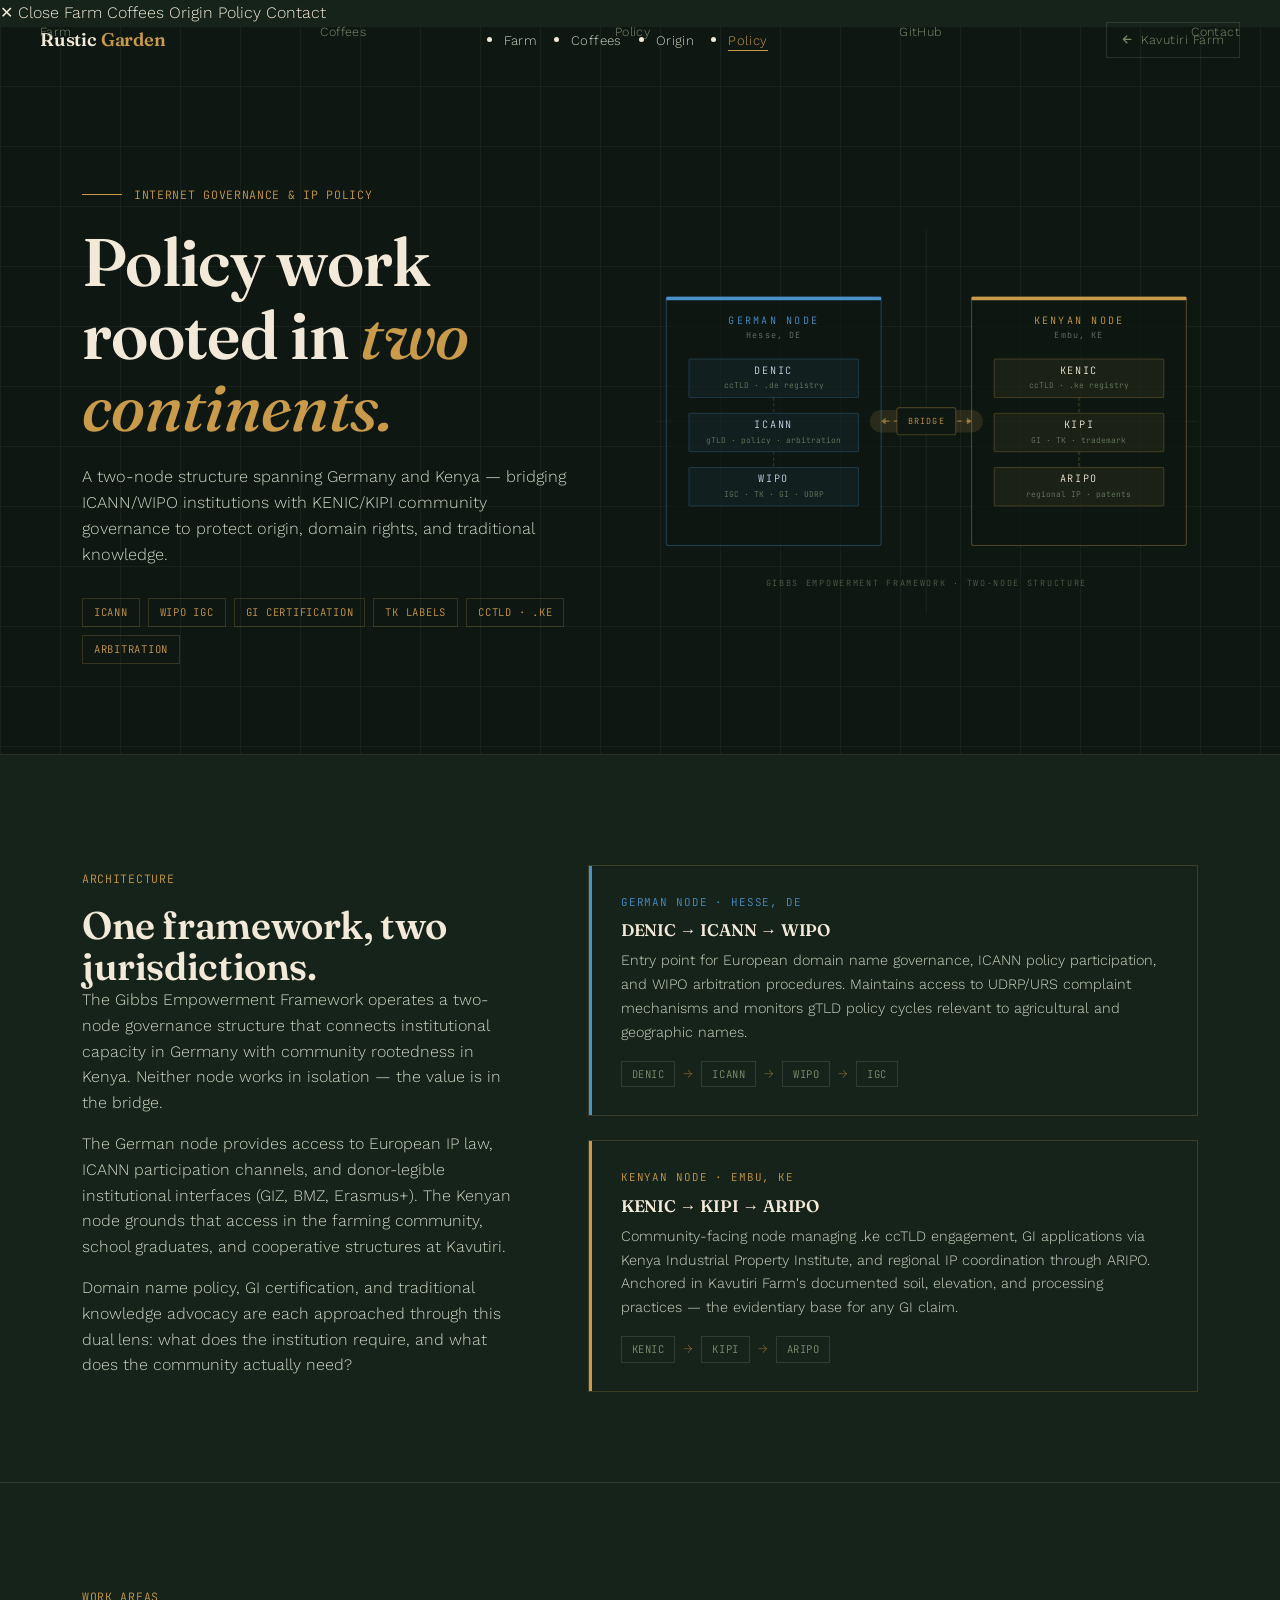
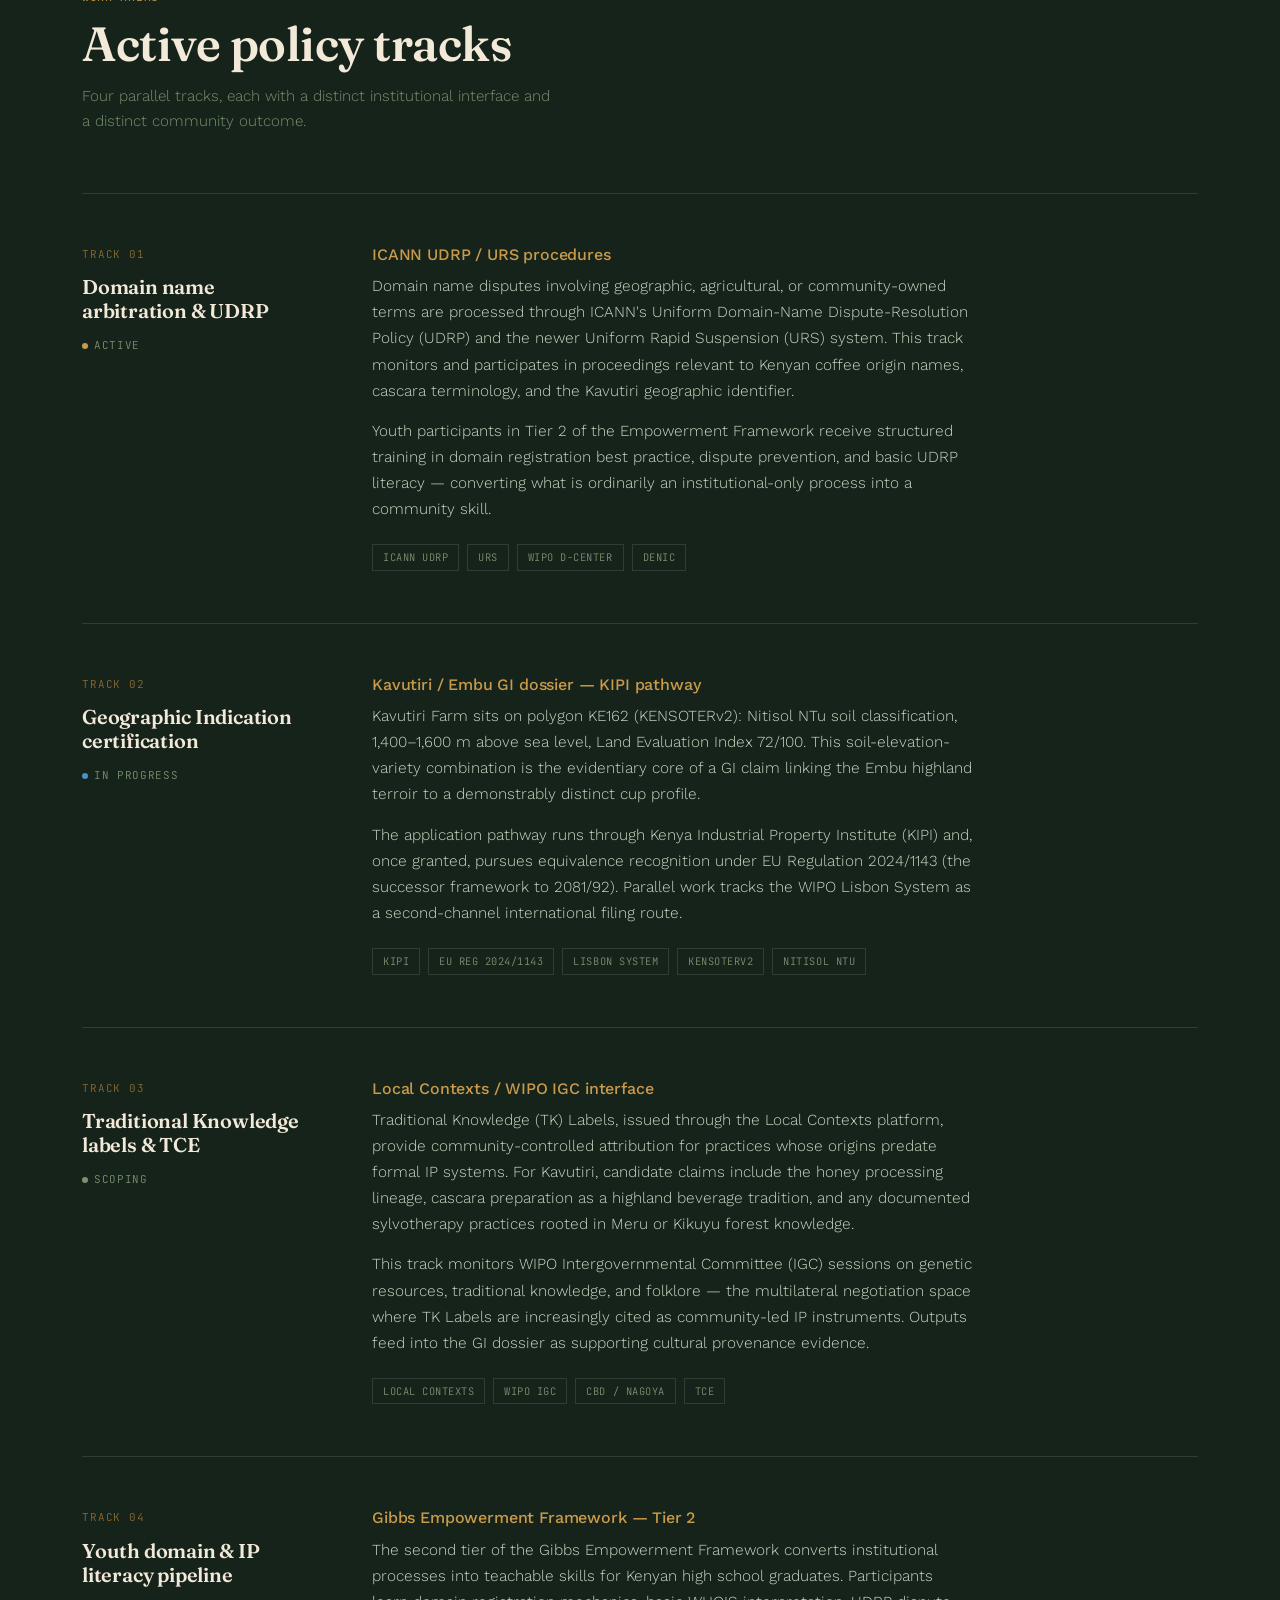
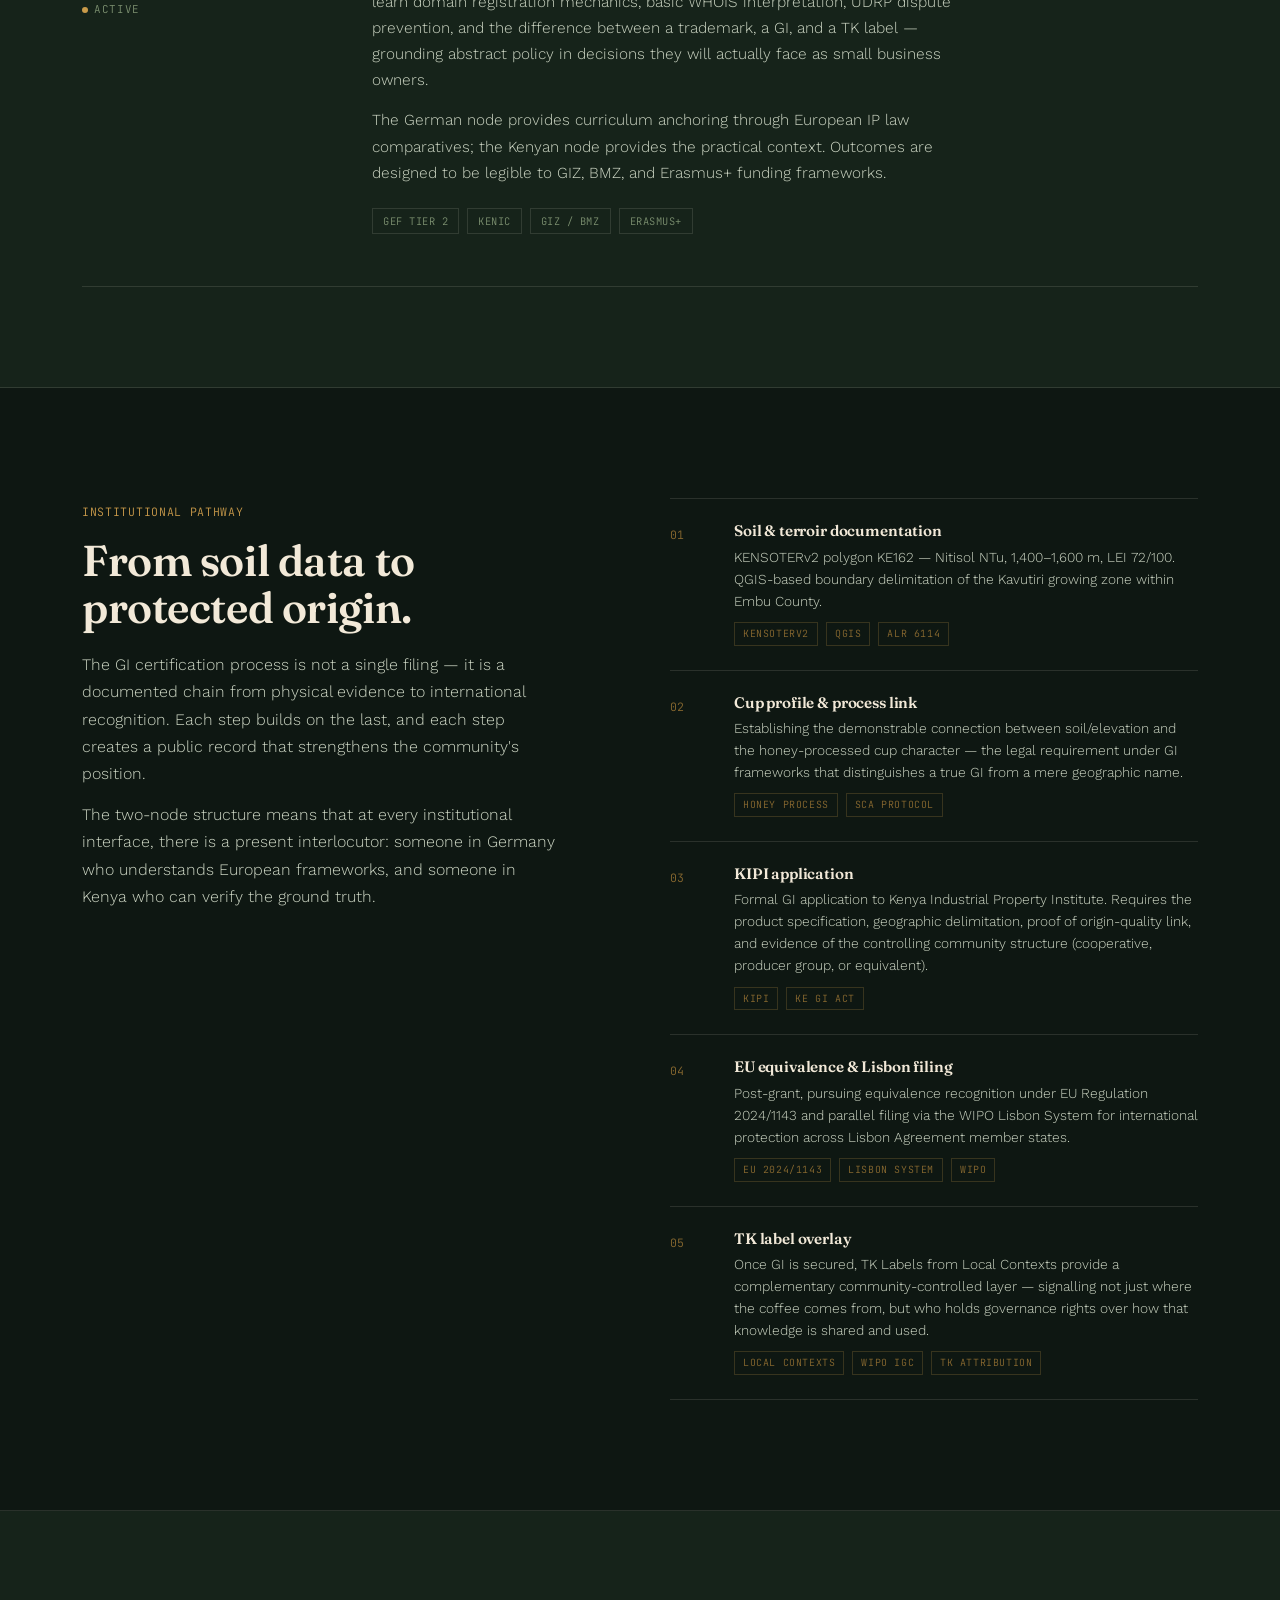
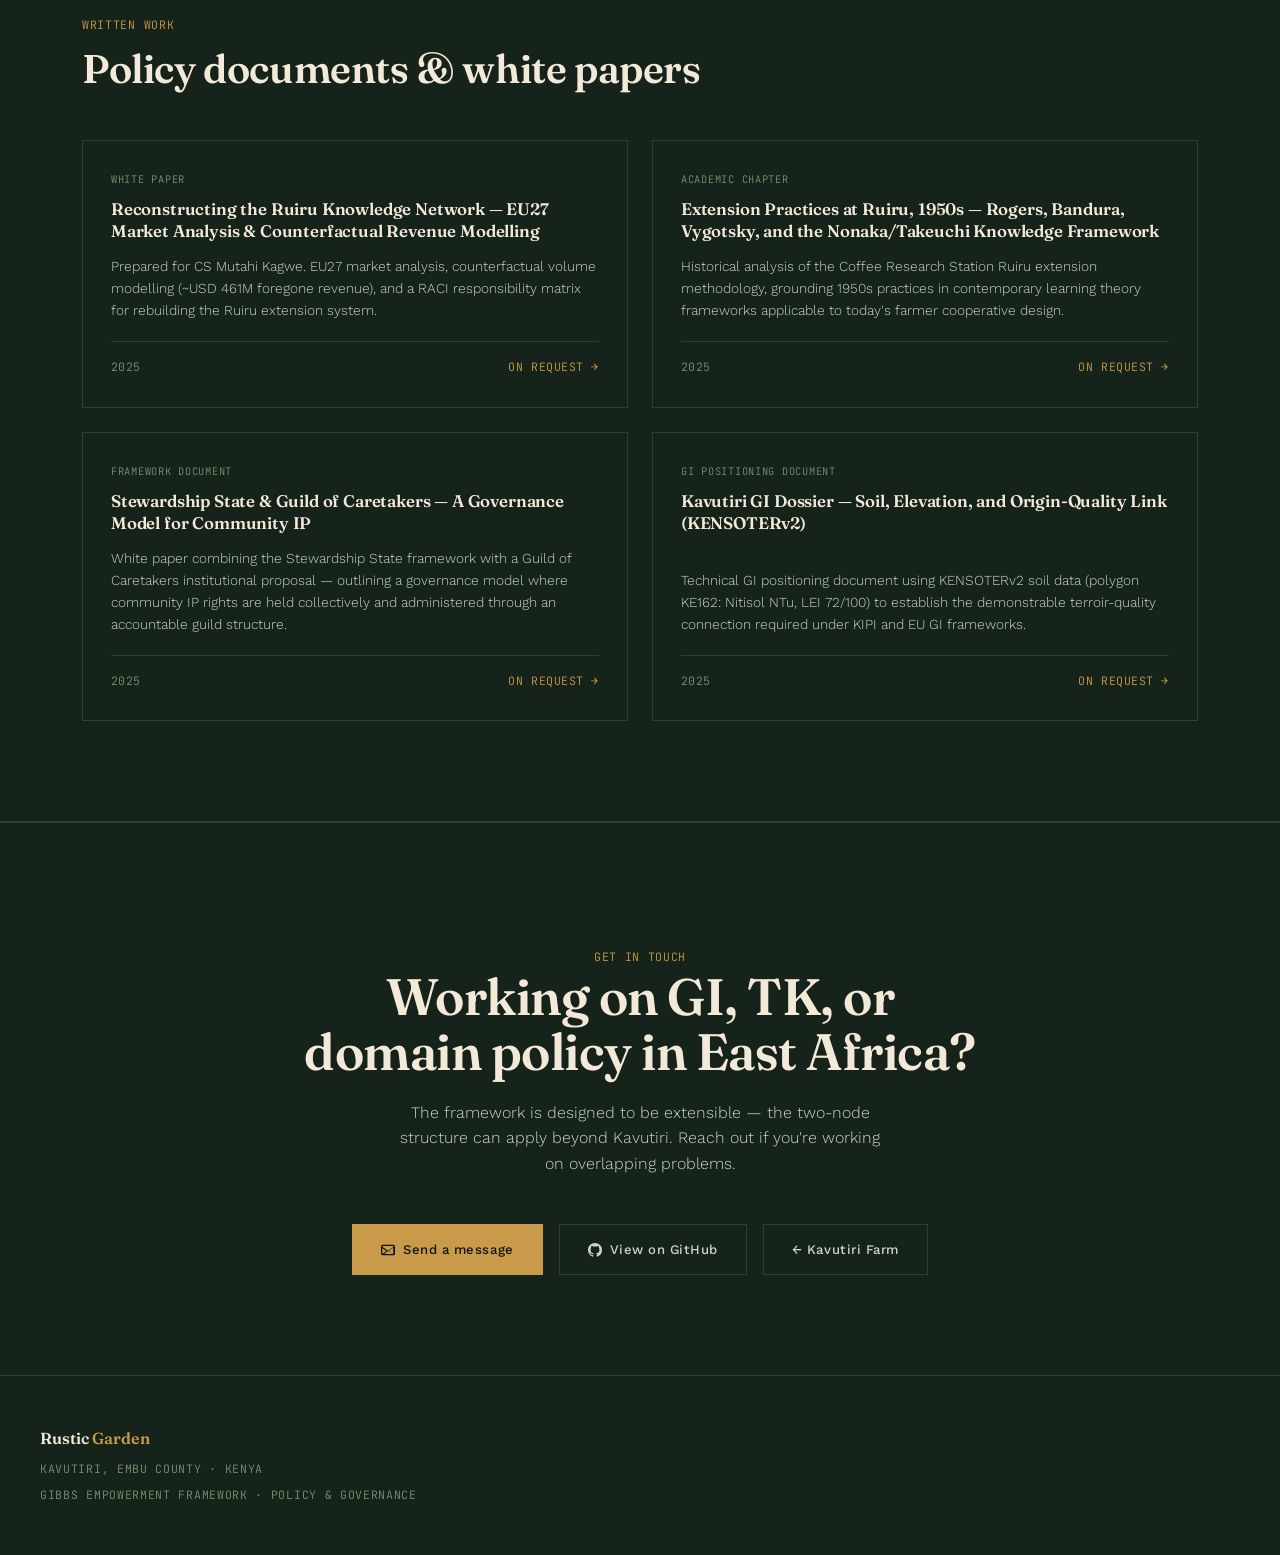
<file: Intellectual_property.html>
<!DOCTYPE html>
<html lang="en">
<head>
<meta charset="UTF-8">
<meta name="viewport" content="width=device-width, initial-scale=1.0">
<title>Policy & Internet Governance — Gibbs Empowerment Framework</title>
<meta name="description" content="ICANN positioning, domain name arbitration, GI safeguarding, and TK/TC advocacy structured across a two-node German–Kenyan framework.">
<meta property="og:title" content="Policy & Internet Governance — Gibbs Empowerment Framework">
<meta property="og:description" content="Two-node structure bridging DENIC/ICANN/WIPO and KENIC/KIPI for domain literacy, GI protection, and community IP governance.">
<meta property="og:type" content="website">

<!-- Structured data for institutional readers -->
<script type="application/ld+json">
{
  "@context": "https://schema.org",
  "@type": "Organization",
  "name": "Gibbs Empowerment Framework",
  "description": "Tiered capacity-building model for Kenyan youth and community economic empowerment, with a two-node structure bridging German and Kenyan IP governance institutions.",
  "url": "https://groupdougie.github.io/rustic-garden/policy/",
  "parentOrganization": {
    "@type": "Organization",
    "name": "Kavutiri Farm",
    "address": {
      "@type": "PostalAddress",
      "addressLocality": "Kavutiri",
      "addressRegion": "Embu County",
      "addressCountry": "KE"
    }
  },
  "knowsAbout": [
    "ICANN Policy",
    "Domain Name Arbitration",
    "Geographic Indication",
    "Traditional Knowledge Labels",
    "WIPO IGC",
    "KENIC ccTLD Governance"
  ]
}
</script>

<link rel="preconnect" href="https://fonts.googleapis.com">
<link rel="preconnect" href="https://fonts.gstatic.com" crossorigin>
<link href="https://fonts.googleapis.com/css2?family=Fraunces:opsz,ital,wght@9..144,0,300;9..144,0,500;9..144,0,600;9..144,0,700;9..144,1,300;9..144,1,500&family=Work+Sans:wght@300;400;500;600&family=JetBrains+Mono:wght@400;500&display=swap" rel="stylesheet">

<style>
/* ============================================================
   TOKEN SYSTEM — identical to index.html for visual continuity
   ============================================================ */
:root {
  --forest:      #16231a;
  --forest-deep: #0e1712;
  --forest-mid:  #1c2e20;
  --parchment:   #f2e9d8;
  --clay:        #a3502b;
  --gold:        #c99a4a;
  --gold-dim:    #8a6a30;
  --sage:        #7c9070;
  --mist:        #cdd6c4;
  --ink:         #1a1a15;
  --line:        rgba(242,233,216,0.12);
  --line-gold:   rgba(201,154,74,0.22);

  /* Policy-page additions — cooler shift for institutional register */
  --slate:       #1e2a38;
  --slate-mid:   #263040;
  --ice:         #c8d8e8;
  --ice-dim:     rgba(200,216,232,0.18);
  --signal:      #4a90c9;  /* ICANN blue — used sparingly */
}

*  { box-sizing: border-box; margin: 0; padding: 0; }
html { scroll-behavior: smooth; }
body {
  background: var(--forest);
  color: var(--parchment);
  font-family: 'Work Sans', sans-serif;
  font-weight: 300;
  line-height: 1.6;
  -webkit-font-smoothing: antialiased;
  overflow-x: hidden;
}
h1, h2, h3, h4 {
  font-family: 'Fraunces', serif;
  font-weight: 600;
  letter-spacing: -0.01em;
  line-height: 1.08;
}
.mono {
  font-family: 'JetBrains Mono', monospace;
  letter-spacing: 0.06em;
  text-transform: uppercase;
  font-size: 0.72rem;
}
a    { color: inherit; text-decoration: none; }
img  { display: block; width: 100%; height: 100%; object-fit: cover; }
.wrap { max-width: 1180px; margin: 0 auto; padding: 0 32px; }

/* ---- SCROLL REVEAL ---- */
.reveal { opacity: 0; transform: translateY(28px); transition: opacity 0.7s ease, transform 0.7s ease; }
.reveal.visible { opacity: 1; transform: none; }
.reveal-left  { opacity: 0; transform: translateX(-28px); transition: opacity 0.7s ease, transform 0.7s ease; }
.reveal-left.visible  { opacity: 1; transform: none; }
.reveal-right { opacity: 0; transform: translateX(28px); transition: opacity 0.7s ease, transform 0.7s ease; }
.reveal-right.visible { opacity: 1; transform: none; }
@media (prefers-reduced-motion: reduce) {
  .reveal, .reveal-left, .reveal-right { opacity: 1; transform: none; transition: none; }
}

/* ============================================================
   NAV — same markup pattern as index.html
   ============================================================ */
nav {
  position: fixed; top: 0; left: 0; right: 0; z-index: 100;
  display: flex; align-items: center; justify-content: space-between;
  padding: 22px 40px;
  transition: background 0.35s, padding 0.35s, backdrop-filter 0.35s;
}
nav.scrolled {
  padding: 14px 40px;
  background: rgba(14,23,18,0.96);
  backdrop-filter: blur(10px);
  border-bottom: 1px solid var(--line);
}
.nav-mark { font-family: 'Fraunces', serif; font-size: 1.15rem; font-weight: 600; letter-spacing: -0.01em; }
.nav-mark span { color: var(--gold); }
.nav-links { display: flex; gap: 34px; }
.nav-links a {
  font-size: 0.82rem; color: var(--mist); letter-spacing: 0.03em;
  transition: color 0.25s; position: relative; padding-bottom: 3px;
}
.nav-links a::after {
  content: ''; position: absolute; bottom: 0; left: 0; right: 100%;
  height: 1px; background: var(--gold); transition: right 0.25s;
}
.nav-links a:hover  { color: var(--gold); }
.nav-links a:hover::after { right: 0; }
.nav-links a.active { color: var(--gold); }
.nav-links a.active::after { right: 0; }
.nav-right { display: flex; align-items: center; gap: 14px; }
.nav-back {
  display: flex; align-items: center; gap: 7px;
  font-size: 0.78rem; color: var(--sage); letter-spacing: 0.04em;
  border: 1px solid var(--line); padding: 7px 14px;
  transition: all 0.25s;
}
.nav-back:hover { border-color: var(--line-gold); color: var(--mist); }
.nav-back svg { width: 13px; height: 13px; fill: currentColor; }
.nav-burger { display: none; cursor: pointer; flex-direction: column; gap: 5px; padding: 4px; }
.nav-burger span { display: block; width: 22px; height: 1.5px; background: var(--mist); transition: all 0.25s; }

@media (max-width: 760px) {
  .nav-links, .nav-back { display: none; }
  .nav-burger { display: flex; }
  nav { padding: 18px 24px; }
  nav.scrolled { padding: 14px 24px; }
  .mobile-menu {
    display: none; position: fixed; top: 0; left: 0; right: 0; bottom: 0;
    background: var(--forest-deep); z-index: 99;
    flex-direction: column; align-items: center; justify-content: center; gap: 28px;
  }
  .mobile-menu.open { display: flex; }
  .mobile-menu a { font-size: 1.5rem; font-family: 'Fraunces', serif; color: var(--parchment); }
  .mobile-menu .close { position: absolute; top: 22px; right: 24px; font-size: 1.2rem; color: var(--sage); cursor: pointer; }
}

/* ============================================================
   PAGE HEADER — tighter than the full-bleed hero; still distinctive
   The signature element: a live two-node diagram rendered in CSS/SVG
   that maps the DENIC→ICANN→WIPO ↔ KENIC→KIPI structure.
   This is information architecture made visual — not decoration.
   ============================================================ */
.page-header {
  padding: 160px 0 90px;
  border-bottom: 1px solid var(--line);
  background: var(--forest-deep);
  position: relative;
  overflow: hidden;
}
/* Subtle grid backdrop — evokes cartographic / registry grid paper */
.page-header::before {
  content: '';
  position: absolute; inset: 0;
  background-image:
    linear-gradient(var(--line) 1px, transparent 1px),
    linear-gradient(90deg, var(--line) 1px, transparent 1px);
  background-size: 60px 60px;
  opacity: 0.4;
  pointer-events: none;
}
.page-header .wrap {
  display: grid;
  grid-template-columns: 1fr 1.1fr;
  gap: 80px;
  align-items: center;
  position: relative; z-index: 1;
}
.header-eyebrow { display: flex; align-items: center; gap: 12px; margin-bottom: 22px; color: var(--gold); }
.header-eyebrow .rule { width: 40px; height: 1px; background: var(--gold); }
.page-header h1 {
  font-size: clamp(2.4rem, 5.5vw, 4.2rem);
  color: var(--parchment);
  animation: fade-up 1s 0.2s both;
}
.page-header h1 em { font-style: italic; color: var(--gold); font-weight: 500; }
.header-sub {
  max-width: 500px; margin-top: 20px;
  font-size: 1.02rem; color: var(--mist); font-weight: 300;
  animation: fade-up 1s 0.4s both;
}
.header-tags {
  display: flex; flex-wrap: wrap; gap: 8px; margin-top: 30px;
  animation: fade-up 1s 0.55s both;
}
.header-tag {
  font-family: 'JetBrains Mono', monospace;
  font-size: 0.66rem; letter-spacing: 0.07em; text-transform: uppercase;
  padding: 5px 11px; border: 1px solid var(--line-gold); color: var(--gold);
}

/* ---- TWO-NODE DIAGRAM (signature element) ---- */
.node-diagram {
  animation: fade-up 1s 0.3s both;
}
.node-diagram svg {
  width: 100%; height: auto; overflow: visible;
}

@keyframes fade-up { from { opacity: 0; transform: translateY(24px); } to { opacity: 1; transform: none; } }
@keyframes fade-in { from { opacity: 0; } to { opacity: 1; } }

@media (max-width: 820px) {
  .page-header .wrap { grid-template-columns: 1fr; gap: 50px; }
  .node-diagram { order: -1; }
}

/* ============================================================
   FRAMEWORK OVERVIEW — the two-node structure prose section
   ============================================================ */
.framework-overview {
  padding: 110px 0 90px;
  border-bottom: 1px solid var(--line);
}
.framework-overview .wrap {
  display: grid;
  grid-template-columns: 1fr 1.4fr;
  gap: 70px; align-items: start;
}
.framework-label { color: var(--gold); }
.framework-overview h2 { font-size: clamp(1.8rem, 3vw, 2.5rem); margin-top: 14px; }
.framework-overview .body-text { color: var(--mist); font-size: 1rem; max-width: 520px; }
.framework-overview .body-text + .body-text { margin-top: 16px; }

.node-cards { display: flex; flex-direction: column; gap: 24px; }
.node-card {
  border: 1px solid var(--line-gold); padding: 28px 32px;
  position: relative; overflow: hidden;
  transition: border-color 0.25s, background 0.25s;
}
.node-card::before {
  content: ''; position: absolute; top: 0; left: 0; bottom: 0;
  width: 3px;
}
.node-card.german::before { background: var(--signal); }
.node-card.kenyan::before { background: var(--gold); }
.node-card:hover { background: rgba(201,154,74,0.03); border-color: var(--gold); }
.node-card-label {
  font-family: 'JetBrains Mono', monospace;
  font-size: 0.68rem; letter-spacing: 0.08em; text-transform: uppercase;
  margin-bottom: 10px;
}
.node-card.german .node-card-label { color: var(--signal); }
.node-card.kenyan .node-card-label { color: var(--gold); }
.node-card h4 { font-size: 1.05rem; margin-bottom: 10px; }
.node-card p { font-size: 0.9rem; color: var(--mist); line-height: 1.65; }
.node-chain {
  display: flex; align-items: center; gap: 8px;
  margin-top: 16px; flex-wrap: wrap;
}
.node-chain-item {
  font-family: 'JetBrains Mono', monospace;
  font-size: 0.66rem; padding: 4px 10px;
  border: 1px solid var(--line); color: var(--sage); letter-spacing: 0.05em;
}
.node-chain-arrow { color: var(--gold-dim); font-size: 0.8rem; }

@media (max-width: 700px) {
  .framework-overview .wrap { grid-template-columns: 1fr; gap: 40px; }
}

/* ============================================================
   POLICY TRACKS — individual work areas
   ============================================================ */
.policy-tracks { padding: 100px 0; border-bottom: 1px solid var(--line); }
.tracks-head { margin-bottom: 60px; }
.tracks-head h2 { font-size: clamp(2rem, 4vw, 3rem); margin-top: 10px; }
.tracks-head p { color: var(--sage); max-width: 480px; margin-top: 14px; font-size: 0.95rem; }

.track-list { display: flex; flex-direction: column; }
.track {
  display: grid;
  grid-template-columns: 240px 1fr;
  gap: 50px;
  padding: 52px 0;
  border-top: 1px solid var(--line);
  transition: background 0.25s;
}
.track:last-child { border-bottom: 1px solid var(--line); }
.track:hover { background: rgba(201,154,74,0.02); }
.track-meta { padding-right: 20px; }
.track-id {
  font-family: 'JetBrains Mono', monospace;
  font-size: 0.68rem; color: var(--gold-dim); letter-spacing: 0.08em;
  text-transform: uppercase; margin-bottom: 12px;
}
.track-meta h3 { font-size: 1.25rem; color: var(--parchment); line-height: 1.2; }
.track-status {
  display: inline-flex; align-items: center; gap: 6px;
  margin-top: 14px; font-size: 0.68rem; color: var(--sage);
  font-family: 'JetBrains Mono', monospace; letter-spacing: 0.06em; text-transform: uppercase;
}
.status-dot {
  width: 6px; height: 6px; border-radius: 50%;
  display: inline-block;
}
.status-dot.active   { background: var(--gold); animation: pulse-dot 2.5s ease-in-out infinite; }
.status-dot.pending  { background: var(--signal); }
.status-dot.scoping  { background: var(--sage); }
@keyframes pulse-dot { 0%,100% { opacity: 0.5; transform: scale(1); } 50% { opacity: 1; transform: scale(1.3); } }

.track-body h4 { font-size: 1rem; color: var(--gold); margin-bottom: 10px; font-family: 'Work Sans', sans-serif; font-weight: 500; }
.track-body p  { color: var(--mist); font-size: 0.96rem; max-width: 600px; line-height: 1.7; }
.track-body p + p { margin-top: 14px; }
.track-refs {
  display: flex; flex-wrap: wrap; gap: 8px; margin-top: 22px;
}
.track-ref {
  font-family: 'JetBrains Mono', monospace;
  font-size: 0.65rem; letter-spacing: 0.05em; padding: 4px 10px;
  border: 1px solid var(--line); color: var(--sage); text-transform: uppercase;
  transition: all 0.2s;
}
.track-ref:hover { border-color: var(--line-gold); color: var(--gold); }
.track-ref a { color: inherit; }

@media (max-width: 820px) {
  .track { grid-template-columns: 1fr; gap: 22px; }
}

/* ============================================================
   GI + TK INTERFACE PANEL
   ============================================================ */
.gi-tk-panel {
  padding: 110px 0;
  background: var(--forest-deep);
  border-bottom: 1px solid var(--line);
}
.gi-tk-panel .wrap {
  display: grid;
  grid-template-columns: 1fr 1fr;
  gap: 60px; align-items: start;
}
.gi-tk-panel h2 { font-size: clamp(1.9rem, 3.4vw, 2.7rem); margin: 14px 0 20px; }
.gi-tk-panel p  { color: var(--mist); max-width: 480px; line-height: 1.7; }
.gi-tk-panel p + p { margin-top: 14px; }

.pathway-steps { display: flex; flex-direction: column; gap: 0; }
.pathway-step {
  display: grid; grid-template-columns: 44px 1fr;
  gap: 20px; padding: 24px 0;
  border-bottom: 1px solid var(--line);
  align-items: start;
}
.pathway-step:first-child { border-top: 1px solid var(--line); }
.step-num {
  font-family: 'JetBrains Mono', monospace;
  font-size: 0.72rem; color: var(--gold-dim);
  padding-top: 3px; letter-spacing: 0.04em;
}
.step-body h4 { font-size: 0.95rem; color: var(--parchment); margin-bottom: 6px; }
.step-body p  { font-size: 0.86rem; color: var(--mist); line-height: 1.6; }
.step-inst {
  display: flex; gap: 8px; flex-wrap: wrap; margin-top: 10px;
}
.step-inst span {
  font-family: 'JetBrains Mono', monospace;
  font-size: 0.62rem; padding: 3px 8px;
  border: 1px solid var(--line-gold); color: var(--gold-dim); letter-spacing: 0.06em; text-transform: uppercase;
}

@media (max-width: 760px) {
  .gi-tk-panel .wrap { grid-template-columns: 1fr; gap: 40px; }
}

/* ============================================================
   WHITE PAPERS / DOWNLOADS
   ============================================================ */
.publications { padding: 100px 0; border-bottom: 1px solid var(--line); }
.publications h2 { font-size: clamp(1.9rem, 3.5vw, 2.5rem); margin: 10px 0 50px; }

.pub-grid {
  display: grid;
  grid-template-columns: repeat(2, 1fr);
  gap: 24px;
}
.pub-card {
  border: 1px solid var(--line); padding: 30px 28px;
  display: flex; flex-direction: column;
  transition: border-color 0.25s, background 0.25s;
  position: relative; overflow: hidden;
}
.pub-card::after {
  content: '';
  position: absolute; bottom: 0; left: 0; right: 100%;
  height: 2px; background: var(--gold);
  transition: right 0.35s ease;
}
.pub-card:hover { border-color: var(--line-gold); background: rgba(201,154,74,0.025); }
.pub-card:hover::after { right: 0; }
.pub-type {
  font-family: 'JetBrains Mono', monospace;
  font-size: 0.65rem; color: var(--sage); letter-spacing: 0.07em;
  text-transform: uppercase; margin-bottom: 12px;
}
.pub-card h4 { font-size: 1.05rem; color: var(--parchment); line-height: 1.3; margin-bottom: 12px; flex: 1; }
.pub-card p  { font-size: 0.86rem; color: var(--mist); line-height: 1.6; margin-bottom: 20px; }
.pub-meta {
  display: flex; justify-content: space-between; align-items: center;
  padding-top: 16px; border-top: 1px solid var(--line);
}
.pub-date { font-size: 0.72rem; color: var(--sage); font-family: 'JetBrains Mono', monospace; letter-spacing: 0.04em; }
.pub-link {
  font-size: 0.72rem; color: var(--gold); letter-spacing: 0.05em;
  font-family: 'JetBrains Mono', monospace; text-transform: uppercase;
  display: flex; align-items: center; gap: 5px;
  transition: gap 0.2s;
}
.pub-link:hover { gap: 9px; }
.pub-link svg { width: 10px; height: 10px; fill: currentColor; }

@media (max-width: 700px) { .pub-grid { grid-template-columns: 1fr; } }

/* ============================================================
   CONTACT / ENGAGEMENT CTA
   ============================================================ */
.engage {
  padding: 120px 0 100px; text-align: center;
  border-top: 1px solid var(--line);
}
.engage h2 { font-size: clamp(2rem, 4.5vw, 3.2rem); max-width: 680px; margin: 0 auto 20px; }
.engage .engage-sub { color: var(--mist); max-width: 480px; margin: 0 auto 48px; font-size: 1rem; }
.engage-buttons { display: flex; justify-content: center; gap: 16px; flex-wrap: wrap; }
.engage-btn {
  padding: 14px 28px; font-size: 0.82rem; letter-spacing: 0.04em;
  font-weight: 500; transition: all 0.25s;
  display: flex; align-items: center; gap: 8px;
}
.engage-btn.primary { background: var(--gold); color: var(--forest-deep); border: 1px solid var(--gold); }
.engage-btn.primary:hover { background: var(--clay); border-color: var(--clay); color: var(--parchment); }
.engage-btn.secondary { border: 1px solid var(--line); color: var(--mist); }
.engage-btn.secondary:hover { border-color: var(--line-gold); color: var(--gold); }
.engage-btn svg { width: 14px; height: 14px; fill: currentColor; }

/* ============================================================
   FOOTER
   ============================================================ */
footer {
  padding: 50px 40px; border-top: 1px solid var(--line);
  display: flex; justify-content: space-between; align-items: center;
  flex-wrap: wrap; gap: 20px;
}
.footer-left { display: flex; flex-direction: column; gap: 8px; }
.footer-mark { font-family: 'Fraunces', serif; font-size: 1rem; font-weight: 600; }
.footer-mark span { color: var(--gold); }
.footer-left .mono { color: var(--sage); }
.footer-links { display: flex; gap: 24px; flex-wrap: wrap; }
.footer-links a {
  font-size: 0.78rem; color: var(--sage); letter-spacing: 0.03em;
  transition: color 0.2s;
}
.footer-links a:hover { color: var(--gold); }
</style>
</head>
<body>

<!-- ========== NAV ========== -->
<nav id="mainNav" role="navigation" aria-label="Main navigation">
  <a href="../" class="nav-mark">Rustic <span>Garden</span></a>
  <ul class="nav-links" role="list">
    <li><a href="../#farm">Farm</a></li>
    <li><a href="../#coffees">Coffees</a></li>
    <li><a href="../#origin">Origin</a></li>
    <li><a href="/policy/" class="active">Policy</a></li>
  </ul>
  <div class="nav-right">
    <a href="../" class="nav-back" aria-label="Back to farm page">
      <svg viewBox="0 0 16 16" aria-hidden="true"><path fill-rule="evenodd" d="M7.78 12.53a.75.75 0 01-1.06 0L2.47 8.28a.75.75 0 010-1.06l4.25-4.25a.75.75 0 011.06 1.06L4.81 7h7.44a.75.75 0 010 1.5H4.81l2.97 2.97a.75.75 0 010 1.06z"/></svg>
      Kavutiri Farm
    </a>
  </div>
  <button class="nav-burger" id="burgerBtn" aria-expanded="false" aria-label="Open menu">
    <span></span><span></span><span></span>
  </button>
</nav>

<div class="mobile-menu" id="mobileMenu" role="dialog" aria-modal="true" aria-label="Mobile navigation">
  <span class="close" id="menuClose" role="button" tabindex="0">✕ Close</span>
  <a href="../">Farm</a>
  <a href="../#coffees">Coffees</a>
  <a href="../#origin">Origin</a>
  <a href="/policy/">Policy</a>
  <a href="mailto:policy@gibbscoffeeedu.eu.org">Contact</a>
</div>

<!-- ========== PAGE HEADER ========== -->
<header class="page-header" role="banner">
  <div class="wrap">
    <div class="header-text">
      <div class="header-eyebrow">
        <div class="rule" aria-hidden="true"></div>
        <span class="mono">Internet Governance &amp; IP Policy</span>
      </div>
      <h1>Policy work rooted in <em>two continents.</em></h1>
      <p class="header-sub">A two-node structure spanning Germany and Kenya — bridging ICANN/WIPO institutions with KENIC/KIPI community governance to protect origin, domain rights, and traditional knowledge.</p>
      <div class="header-tags" aria-label="Policy domains">
        <span class="header-tag">ICANN</span>
        <span class="header-tag">WIPO IGC</span>
        <span class="header-tag">GI Certification</span>
        <span class="header-tag">TK Labels</span>
        <span class="header-tag">ccTLD · .ke</span>
        <span class="header-tag">Arbitration</span>
      </div>
    </div>

    <!-- SIGNATURE ELEMENT: Two-node architecture diagram -->
    <div class="node-diagram" role="img" aria-label="Two-node governance structure: German node connecting DENIC, ICANN, and WIPO; Kenyan node connecting KENIC, KIPI, and ARIPO">
      <svg viewBox="0 0 480 340" xmlns="http://www.w3.org/2000/svg" fill="none">
        <!-- Grid backdrop lines -->
        <line x1="0" y1="170" x2="480" y2="170" stroke="rgba(242,233,216,0.06)" stroke-width="1"/>
        <line x1="240" y1="0" x2="240" y2="340" stroke="rgba(242,233,216,0.06)" stroke-width="1"/>

        <!-- GERMAN NODE (left) -->
        <rect x="10" y="60" width="190" height="220" rx="2"
              fill="rgba(14,23,18,0.7)" stroke="rgba(74,144,201,0.35)" stroke-width="1"/>
        <!-- node label bar -->
        <rect x="10" y="60" width="190" height="3" fill="#4a90c9"/>
        <text x="105" y="84" text-anchor="middle" fill="#4a90c9"
              font-family="'JetBrains Mono', monospace" font-size="9" letter-spacing="2">GERMAN NODE</text>
        <text x="105" y="96" text-anchor="middle" fill="rgba(205,214,196,0.5)"
              font-family="'JetBrains Mono', monospace" font-size="7.5" letter-spacing="1">Hesse, DE</text>

        <!-- DE institutions -->
        <g transform="translate(30, 115)">
          <rect x="0" y="0" width="150" height="34" rx="1" fill="rgba(74,144,201,0.08)" stroke="rgba(74,144,201,0.25)" stroke-width="1"/>
          <text x="75" y="13" text-anchor="middle" fill="#c8d8e8" font-family="'JetBrains Mono', monospace" font-size="9" letter-spacing="1.5">DENIC</text>
          <text x="75" y="26" text-anchor="middle" fill="rgba(124,144,112,0.8)" font-family="'JetBrains Mono', monospace" font-size="7">ccTLD · .de registry</text>
        </g>
        <line x1="105" y1="149" x2="105" y2="163" stroke="rgba(74,144,201,0.3)" stroke-width="1" stroke-dasharray="3,2"/>
        <g transform="translate(30, 163)">
          <rect x="0" y="0" width="150" height="34" rx="1" fill="rgba(74,144,201,0.08)" stroke="rgba(74,144,201,0.25)" stroke-width="1"/>
          <text x="75" y="13" text-anchor="middle" fill="#c8d8e8" font-family="'JetBrains Mono', monospace" font-size="9" letter-spacing="1.5">ICANN</text>
          <text x="75" y="26" text-anchor="middle" fill="rgba(124,144,112,0.8)" font-family="'JetBrains Mono', monospace" font-size="7">gTLD · policy · arbitration</text>
        </g>
        <line x1="105" y1="197" x2="105" y2="211" stroke="rgba(74,144,201,0.3)" stroke-width="1" stroke-dasharray="3,2"/>
        <g transform="translate(30, 211)">
          <rect x="0" y="0" width="150" height="34" rx="1" fill="rgba(74,144,201,0.08)" stroke="rgba(74,144,201,0.25)" stroke-width="1"/>
          <text x="75" y="13" text-anchor="middle" fill="#c8d8e8" font-family="'JetBrains Mono', monospace" font-size="9" letter-spacing="1.5">WIPO</text>
          <text x="75" y="26" text-anchor="middle" fill="rgba(124,144,112,0.8)" font-family="'JetBrains Mono', monospace" font-size="7">IGC · TK · GI · UDRP</text>
        </g>

        <!-- KENYAN NODE (right) -->
        <rect x="280" y="60" width="190" height="220" rx="2"
              fill="rgba(14,23,18,0.7)" stroke="rgba(201,154,74,0.35)" stroke-width="1"/>
        <rect x="280" y="60" width="190" height="3" fill="#c99a4a"/>
        <text x="375" y="84" text-anchor="middle" fill="#c99a4a"
              font-family="'JetBrains Mono', monospace" font-size="9" letter-spacing="2">KENYAN NODE</text>
        <text x="375" y="96" text-anchor="middle" fill="rgba(205,214,196,0.5)"
              font-family="'JetBrains Mono', monospace" font-size="7.5" letter-spacing="1">Embu, KE</text>

        <g transform="translate(300, 115)">
          <rect x="0" y="0" width="150" height="34" rx="1" fill="rgba(201,154,74,0.08)" stroke="rgba(201,154,74,0.25)" stroke-width="1"/>
          <text x="75" y="13" text-anchor="middle" fill="#f2e9d8" font-family="'JetBrains Mono', monospace" font-size="9" letter-spacing="1.5">KENIC</text>
          <text x="75" y="26" text-anchor="middle" fill="rgba(124,144,112,0.8)" font-family="'JetBrains Mono', monospace" font-size="7">ccTLD · .ke registry</text>
        </g>
        <line x1="375" y1="149" x2="375" y2="163" stroke="rgba(201,154,74,0.3)" stroke-width="1" stroke-dasharray="3,2"/>
        <g transform="translate(300, 163)">
          <rect x="0" y="0" width="150" height="34" rx="1" fill="rgba(201,154,74,0.08)" stroke="rgba(201,154,74,0.25)" stroke-width="1"/>
          <text x="75" y="13" text-anchor="middle" fill="#f2e9d8" font-family="'JetBrains Mono', monospace" font-size="9" letter-spacing="1.5">KIPI</text>
          <text x="75" y="26" text-anchor="middle" fill="rgba(124,144,112,0.8)" font-family="'JetBrains Mono', monospace" font-size="7">GI · TK · trademark</text>
        </g>
        <line x1="375" y1="197" x2="375" y2="211" stroke="rgba(201,154,74,0.3)" stroke-width="1" stroke-dasharray="3,2"/>
        <g transform="translate(300, 211)">
          <rect x="0" y="0" width="150" height="34" rx="1" fill="rgba(201,154,74,0.08)" stroke="rgba(201,154,74,0.25)" stroke-width="1"/>
          <text x="75" y="13" text-anchor="middle" fill="#f2e9d8" font-family="'JetBrains Mono', monospace" font-size="9" letter-spacing="1.5">ARIPO</text>
          <text x="75" y="26" text-anchor="middle" fill="rgba(124,144,112,0.8)" font-family="'JetBrains Mono', monospace" font-size="7">regional IP · patents</text>
        </g>

        <!-- BRIDGE — the actual visual signature: a bidirectional link between nodes -->
        <g>
          <!-- bridge line with animated dash -->
          <line x1="200" y1="170" x2="280" y2="170"
                stroke="rgba(201,154,74,0.15)" stroke-width="20" stroke-linecap="round"/>
          <line x1="200" y1="170" x2="280" y2="170"
                stroke="rgba(201,154,74,0.45)" stroke-width="1.5" stroke-dasharray="4,4">
            <animate attributeName="stroke-dashoffset" values="0;-16" dur="1.8s" repeatCount="indefinite"/>
          </line>
          <!-- bridge label -->
          <rect x="214" y="158" width="52" height="24" rx="2"
                fill="var(--forest-deep)" stroke="rgba(201,154,74,0.3)" stroke-width="1"/>
          <text x="240" y="170" text-anchor="middle" dominant-baseline="middle"
                fill="#c99a4a" font-family="'JetBrains Mono', monospace" font-size="7.5" letter-spacing="1">BRIDGE</text>
          <!-- arrows -->
          <polygon points="204,167 200,170 204,173" fill="rgba(201,154,74,0.6)"/>
          <polygon points="276,167 280,170 276,173" fill="rgba(201,154,74,0.6)"/>
        </g>

        <!-- Bottom caption -->
        <text x="240" y="316" text-anchor="middle" fill="rgba(124,144,112,0.6)"
              font-family="'JetBrains Mono', monospace" font-size="7.5" letter-spacing="1.5">
          GIBBS EMPOWERMENT FRAMEWORK · TWO-NODE STRUCTURE
        </text>
      </svg>
    </div>
  </div>
</header>

<!-- ========== FRAMEWORK OVERVIEW ========== -->
<section class="framework-overview" aria-labelledby="framework-heading">
  <div class="wrap">
    <div class="reveal-left">
      <span class="mono framework-label">Architecture</span>
      <h2 id="framework-heading">One framework, two jurisdictions.</h2>
      <p class="body-text">The Gibbs Empowerment Framework operates a two-node governance structure that connects institutional capacity in Germany with community rootedness in Kenya. Neither node works in isolation — the value is in the bridge.</p>
      <p class="body-text">The German node provides access to European IP law, ICANN participation channels, and donor-legible institutional interfaces (GIZ, BMZ, Erasmus+). The Kenyan node grounds that access in the farming community, school graduates, and cooperative structures at Kavutiri.</p>
      <p class="body-text">Domain name policy, GI certification, and traditional knowledge advocacy are each approached through this dual lens: what does the institution require, and what does the community actually need?</p>
    </div>
    <div class="node-cards reveal-right">
      <div class="node-card german">
        <div class="node-card-label">German Node · Hesse, DE</div>
        <h4>DENIC → ICANN → WIPO</h4>
        <p>Entry point for European domain name governance, ICANN policy participation, and WIPO arbitration procedures. Maintains access to UDRP/URS complaint mechanisms and monitors gTLD policy cycles relevant to agricultural and geographic names.</p>
        <div class="node-chain" aria-label="Institutional chain: DENIC to ICANN to WIPO">
          <span class="node-chain-item">DENIC</span>
          <span class="node-chain-arrow" aria-hidden="true">→</span>
          <span class="node-chain-item">ICANN</span>
          <span class="node-chain-arrow" aria-hidden="true">→</span>
          <span class="node-chain-item">WIPO</span>
          <span class="node-chain-arrow" aria-hidden="true">→</span>
          <span class="node-chain-item">IGC</span>
        </div>
      </div>
      <div class="node-card kenyan">
        <div class="node-card-label">Kenyan Node · Embu, KE</div>
        <h4>KENIC → KIPI → ARIPO</h4>
        <p>Community-facing node managing .ke ccTLD engagement, GI applications via Kenya Industrial Property Institute, and regional IP coordination through ARIPO. Anchored in Kavutiri Farm's documented soil, elevation, and processing practices — the evidentiary base for any GI claim.</p>
        <div class="node-chain" aria-label="Institutional chain: KENIC to KIPI to ARIPO">
          <span class="node-chain-item">KENIC</span>
          <span class="node-chain-arrow" aria-hidden="true">→</span>
          <span class="node-chain-item">KIPI</span>
          <span class="node-chain-arrow" aria-hidden="true">→</span>
          <span class="node-chain-item">ARIPO</span>
        </div>
      </div>
    </div>
  </div>
</section>

<!-- ========== POLICY TRACKS ========== -->
<section class="policy-tracks" aria-labelledby="tracks-heading">
  <div class="wrap">
    <div class="tracks-head reveal">
      <span class="mono" style="color:var(--gold)">Work areas</span>
      <h2 id="tracks-heading">Active policy tracks</h2>
      <p>Four parallel tracks, each with a distinct institutional interface and a distinct community outcome.</p>
    </div>

    <div class="track-list">

      <!-- Track 1: ICANN Domain Arbitration -->
      <article class="track reveal">
        <div class="track-meta">
          <div class="track-id">Track 01</div>
          <h3>Domain name arbitration &amp; UDRP</h3>
          <div class="track-status">
            <span class="status-dot active" aria-label="Status: active"></span>
            Active
          </div>
        </div>
        <div class="track-body">
          <h4>ICANN UDRP / URS procedures</h4>
          <p>Domain name disputes involving geographic, agricultural, or community-owned terms are processed through ICANN's Uniform Domain-Name Dispute-Resolution Policy (UDRP) and the newer Uniform Rapid Suspension (URS) system. This track monitors and participates in proceedings relevant to Kenyan coffee origin names, cascara terminology, and the Kavutiri geographic identifier.</p>
          <p>Youth participants in Tier 2 of the Empowerment Framework receive structured training in domain registration best practice, dispute prevention, and basic UDRP literacy — converting what is ordinarily an institutional-only process into a community skill.</p>
          <div class="track-refs" aria-label="Relevant references">
            <span class="track-ref">ICANN UDRP</span>
            <span class="track-ref">URS</span>
            <span class="track-ref">WIPO D-Center</span>
            <span class="track-ref">DENIC</span>
          </div>
        </div>
      </article>

      <!-- Track 2: GI Certification -->
      <article class="track reveal">
        <div class="track-meta">
          <div class="track-id">Track 02</div>
          <h3>Geographic Indication certification</h3>
          <div class="track-status">
            <span class="status-dot pending" aria-label="Status: in progress"></span>
            In progress
          </div>
        </div>
        <div class="track-body">
          <h4>Kavutiri / Embu GI dossier — KIPI pathway</h4>
          <p>Kavutiri Farm sits on polygon KE162 (KENSOTERv2): Nitisol NTu soil classification, 1,400–1,600 m above sea level, Land Evaluation Index 72/100. This soil-elevation-variety combination is the evidentiary core of a GI claim linking the Embu highland terroir to a demonstrably distinct cup profile.</p>
          <p>The application pathway runs through Kenya Industrial Property Institute (KIPI) and, once granted, pursues equivalence recognition under EU Regulation 2024/1143 (the successor framework to 2081/92). Parallel work tracks the WIPO Lisbon System as a second-channel international filing route.</p>
          <div class="track-refs">
            <span class="track-ref">KIPI</span>
            <span class="track-ref">EU Reg 2024/1143</span>
            <span class="track-ref">Lisbon System</span>
            <span class="track-ref">KENSOTERv2</span>
            <span class="track-ref">Nitisol NTu</span>
          </div>
        </div>
      </article>

      <!-- Track 3: TK Labels -->
      <article class="track reveal">
        <div class="track-meta">
          <div class="track-id">Track 03</div>
          <h3>Traditional Knowledge labels &amp; TCE</h3>
          <div class="track-status">
            <span class="status-dot scoping" aria-label="Status: scoping"></span>
            Scoping
          </div>
        </div>
        <div class="track-body">
          <h4>Local Contexts / WIPO IGC interface</h4>
          <p>Traditional Knowledge (TK) Labels, issued through the Local Contexts platform, provide community-controlled attribution for practices whose origins predate formal IP systems. For Kavutiri, candidate claims include the honey processing lineage, cascara preparation as a highland beverage tradition, and any documented sylvotherapy practices rooted in Meru or Kikuyu forest knowledge.</p>
          <p>This track monitors WIPO Intergovernmental Committee (IGC) sessions on genetic resources, traditional knowledge, and folklore — the multilateral negotiation space where TK Labels are increasingly cited as community-led IP instruments. Outputs feed into the GI dossier as supporting cultural provenance evidence.</p>
          <div class="track-refs">
            <span class="track-ref">Local Contexts</span>
            <span class="track-ref">WIPO IGC</span>
            <span class="track-ref">CBD / Nagoya</span>
            <span class="track-ref">TCE</span>
          </div>
        </div>
      </article>

      <!-- Track 4: Youth Pipeline -->
      <article class="track reveal">
        <div class="track-meta">
          <div class="track-id">Track 04</div>
          <h3>Youth domain &amp; IP literacy pipeline</h3>
          <div class="track-status">
            <span class="status-dot active" aria-label="Status: active"></span>
            Active
          </div>
        </div>
        <div class="track-body">
          <h4>Gibbs Empowerment Framework — Tier 2</h4>
          <p>The second tier of the Gibbs Empowerment Framework converts institutional processes into teachable skills for Kenyan high school graduates. Participants learn domain registration mechanics, basic WHOIS interpretation, UDRP dispute prevention, and the difference between a trademark, a GI, and a TK label — grounding abstract policy in decisions they will actually face as small business owners.</p>
          <p>The German node provides curriculum anchoring through European IP law comparatives; the Kenyan node provides the practical context. Outcomes are designed to be legible to GIZ, BMZ, and Erasmus+ funding frameworks.</p>
          <div class="track-refs">
            <span class="track-ref">GEF Tier 2</span>
            <span class="track-ref">KENIC</span>
            <span class="track-ref">GIZ / BMZ</span>
            <span class="track-ref">Erasmus+</span>
          </div>
        </div>
      </article>

    </div>
  </div>
</section>

<!-- ========== GI + TK INTERFACE ========== -->
<section class="gi-tk-panel" aria-labelledby="pathway-heading">
  <div class="wrap">
    <div class="reveal-left">
      <span class="mono" style="color:var(--gold)">Institutional pathway</span>
      <h2 id="pathway-heading">From soil data to protected origin.</h2>
      <p>The GI certification process is not a single filing — it is a documented chain from physical evidence to international recognition. Each step builds on the last, and each step creates a public record that strengthens the community's position.</p>
      <p>The two-node structure means that at every institutional interface, there is a present interlocutor: someone in Germany who understands European frameworks, and someone in Kenya who can verify the ground truth.</p>
    </div>
    <div class="reveal-right">
      <div class="pathway-steps" role="list">
        <div class="pathway-step" role="listitem">
          <div class="step-num">01</div>
          <div class="step-body">
            <h4>Soil &amp; terroir documentation</h4>
            <p>KENSOTERv2 polygon KE162 — Nitisol NTu, 1,400–1,600 m, LEI 72/100. QGIS-based boundary delimitation of the Kavutiri growing zone within Embu County.</p>
            <div class="step-inst">
              <span>KENSOTERv2</span>
              <span>QGIS</span>
              <span>ALR 6114</span>
            </div>
          </div>
        </div>
        <div class="pathway-step" role="listitem">
          <div class="step-num">02</div>
          <div class="step-body">
            <h4>Cup profile &amp; process link</h4>
            <p>Establishing the demonstrable connection between soil/elevation and the honey-processed cup character — the legal requirement under GI frameworks that distinguishes a true GI from a mere geographic name.</p>
            <div class="step-inst">
              <span>Honey Process</span>
              <span>SCA Protocol</span>
            </div>
          </div>
        </div>
        <div class="pathway-step" role="listitem">
          <div class="step-num">03</div>
          <div class="step-body">
            <h4>KIPI application</h4>
            <p>Formal GI application to Kenya Industrial Property Institute. Requires the product specification, geographic delimitation, proof of origin-quality link, and evidence of the controlling community structure (cooperative, producer group, or equivalent).</p>
            <div class="step-inst">
              <span>KIPI</span>
              <span>KE GI Act</span>
            </div>
          </div>
        </div>
        <div class="pathway-step" role="listitem">
          <div class="step-num">04</div>
          <div class="step-body">
            <h4>EU equivalence &amp; Lisbon filing</h4>
            <p>Post-grant, pursuing equivalence recognition under EU Regulation 2024/1143 and parallel filing via the WIPO Lisbon System for international protection across Lisbon Agreement member states.</p>
            <div class="step-inst">
              <span>EU 2024/1143</span>
              <span>Lisbon System</span>
              <span>WIPO</span>
            </div>
          </div>
        </div>
        <div class="pathway-step" role="listitem">
          <div class="step-num">05</div>
          <div class="step-body">
            <h4>TK label overlay</h4>
            <p>Once GI is secured, TK Labels from Local Contexts provide a complementary community-controlled layer — signalling not just where the coffee comes from, but who holds governance rights over how that knowledge is shared and used.</p>
            <div class="step-inst">
              <span>Local Contexts</span>
              <span>WIPO IGC</span>
              <span>TK Attribution</span>
            </div>
          </div>
        </div>
      </div>
    </div>
  </div>
</section>

<!-- ========== PUBLICATIONS ========== -->
<section class="publications" aria-labelledby="pubs-heading">
  <div class="wrap">
    <div class="reveal">
      <span class="mono" style="color:var(--gold)">Written work</span>
      <h2 id="pubs-heading">Policy documents &amp; white papers</h2>
    </div>
    <div class="pub-grid">

      <article class="pub-card reveal">
        <div class="pub-type">White Paper</div>
        <h4>Reconstructing the Ruiru Knowledge Network — EU27 Market Analysis &amp; Counterfactual Revenue Modelling</h4>
        <p>Prepared for CS Mutahi Kagwe. EU27 market analysis, counterfactual volume modelling (~USD 461M foregone revenue), and a RACI responsibility matrix for rebuilding the Ruiru extension system.</p>
        <div class="pub-meta">
          <span class="pub-date">2025</span>
          <span class="pub-link">
            On request
            <svg viewBox="0 0 16 16" aria-hidden="true"><path fill-rule="evenodd" d="M8.22 2.97a.75.75 0 011.06 0l4.25 4.25a.75.75 0 010 1.06l-4.25 4.25a.75.75 0 01-1.06-1.06l2.97-2.97H3.75a.75.75 0 010-1.5h7.44L8.22 4.03a.75.75 0 010-1.06z"/></svg>
          </span>
        </div>
      </article>

      <article class="pub-card reveal">
        <div class="pub-type">Academic Chapter</div>
        <h4>Extension Practices at Ruiru, 1950s — Rogers, Bandura, Vygotsky, and the Nonaka/Takeuchi Knowledge Framework</h4>
        <p>Historical analysis of the Coffee Research Station Ruiru extension methodology, grounding 1950s practices in contemporary learning theory frameworks applicable to today's farmer cooperative design.</p>
        <div class="pub-meta">
          <span class="pub-date">2025</span>
          <span class="pub-link">
            On request
            <svg viewBox="0 0 16 16" aria-hidden="true"><path fill-rule="evenodd" d="M8.22 2.97a.75.75 0 011.06 0l4.25 4.25a.75.75 0 010 1.06l-4.25 4.25a.75.75 0 01-1.06-1.06l2.97-2.97H3.75a.75.75 0 010-1.5h7.44L8.22 4.03a.75.75 0 010-1.06z"/></svg>
          </span>
        </div>
      </article>

      <article class="pub-card reveal">
        <div class="pub-type">Framework Document</div>
        <h4>Stewardship State &amp; Guild of Caretakers — A Governance Model for Community IP</h4>
        <p>White paper combining the Stewardship State framework with a Guild of Caretakers institutional proposal — outlining a governance model where community IP rights are held collectively and administered through an accountable guild structure.</p>
        <div class="pub-meta">
          <span class="pub-date">2025</span>
          <span class="pub-link">
            On request
            <svg viewBox="0 0 16 16" aria-hidden="true"><path fill-rule="evenodd" d="M8.22 2.97a.75.75 0 011.06 0l4.25 4.25a.75.75 0 010 1.06l-4.25 4.25a.75.75 0 01-1.06-1.06l2.97-2.97H3.75a.75.75 0 010-1.5h7.44L8.22 4.03a.75.75 0 010-1.06z"/></svg>
          </span>
        </div>
      </article>

      <article class="pub-card reveal">
        <div class="pub-type">GI Positioning Document</div>
        <h4>Kavutiri GI Dossier — Soil, Elevation, and Origin-Quality Link (KENSOTERv2)</h4>
        <p>Technical GI positioning document using KENSOTERv2 soil data (polygon KE162: Nitisol NTu, LEI 72/100) to establish the demonstrable terroir-quality connection required under KIPI and EU GI frameworks.</p>
        <div class="pub-meta">
          <span class="pub-date">2025</span>
          <span class="pub-link">
            On request
            <svg viewBox="0 0 16 16" aria-hidden="true"><path fill-rule="evenodd" d="M8.22 2.97a.75.75 0 011.06 0l4.25 4.25a.75.75 0 010 1.06l-4.25 4.25a.75.75 0 01-1.06-1.06l2.97-2.97H3.75a.75.75 0 010-1.5h7.44L8.22 4.03a.75.75 0 010-1.06z"/></svg>
          </span>
        </div>
      </article>

    </div>
  </div>
</section>

<!-- ========== ENGAGE ========== -->
<section class="engage" aria-labelledby="engage-heading">
  <div class="wrap reveal">
    <span class="mono" style="color:var(--gold)">Get in touch</span>
    <h2 id="engage-heading">Working on GI, TK, or domain policy in East Africa?</h2>
    <p class="engage-sub">The framework is designed to be extensible — the two-node structure can apply beyond Kavutiri. Reach out if you're working on overlapping problems.</p>
    <div class="engage-buttons">
      <a href="mailto:policy@gibbscoffeeedu.eu.org" class="engage-btn primary">
        <svg viewBox="0 0 16 16" aria-hidden="true"><path fill-rule="evenodd" d="M1.75 2A1.75 1.75 0 000 3.75v.736a.75.75 0 000 .027v7.737C0 13.216.784 14 1.75 14h12.5A1.75 1.75 0 0016 12.25v-8.5A1.75 1.75 0 0014.25 2H1.75zM1.5 5.92l4.6 3.222-4.6 3.35V5.92zm10.9 6.55H3.6l4.45-3.24.5.35a.75.75 0 00.9 0l.5-.35 4.45 3.24zm1.6-.6l-4.6-3.35 4.6-3.222v6.572zM14.5 4.37l-6.5 4.547L1.5 4.37V3.75a.25.25 0 01.25-.25h12.5a.25.25 0 01.25.25v.62z"/></svg>
        Send a message
      </a>
      <a href="https://github.com/groupdougie/rustic-garden" class="engage-btn secondary" target="_blank" rel="noopener">
        <svg viewBox="0 0 16 16" aria-hidden="true"><path d="M8 0C3.58 0 0 3.58 0 8c0 3.54 2.29 6.53 5.47 7.59.4.07.55-.17.55-.38 0-.19-.01-.82-.01-1.49-2.01.37-2.53-.49-2.69-.94-.09-.23-.48-.94-.82-1.13-.28-.15-.68-.52-.01-.53.63-.01 1.08.58 1.23.82.72 1.21 1.87.87 2.33.66.07-.52.28-.87.51-1.07-1.78-.2-3.64-.89-3.64-3.95 0-.87.31-1.59.82-2.15-.08-.2-.36-1.02.08-2.12 0 0 .67-.21 2.2.82.64-.18 1.32-.27 2-.27.68 0 1.36.09 2 .27 1.53-1.04 2.2-.82 2.2-.82.44 1.1.16 1.92.08 2.12.51.56.82 1.27.82 2.15 0 3.07-1.87 3.75-3.65 3.95.29.25.54.73.54 1.48 0 1.07-.01 1.93-.01 2.2 0 .21.15.46.55.38A8.013 8.013 0 0016 8c0-4.42-3.58-8-8-8z"/></svg>
        View on GitHub
      </a>
      <a href="../" class="engage-btn secondary">
        ← Kavutiri Farm
      </a>
    </div>
  </div>
</section>

<!-- ========== FOOTER ========== -->
<footer role="contentinfo">
  <div class="footer-left">
    <div class="footer-mark">Rustic <span>Garden</span></div>
    <div class="mono">Kavutiri, Embu County · Kenya</div>
    <div class="mono">Gibbs Empowerment Framework · Policy &amp; Governance</div>
  </div>
  <nav class="footer-links" aria-label="Footer navigation">
    <a href="../">Farm</a>
    <a href="../#coffees">Coffees</a>
    <a href="/policy/">Policy</a>
    <a href="https://github.com/groupdougie/rustic-garden" target="_blank" rel="noopener">GitHub</a>
    <a href="mailto:policy@gibbscoffeeedu.eu.org">Contact</a>
  </nav>
</footer>

<!-- ========== SCRIPTS ========== -->
<script>
  /* NAV SCROLL */
  const nav = document.getElementById('mainNav');
  const onScroll = () => nav.classList.toggle('scrolled', window.scrollY > 60);
  window.addEventListener('scroll', onScroll, { passive: true });
  onScroll();

  /* SCROLL REVEAL */
  const revealEls = document.querySelectorAll('.reveal, .reveal-left, .reveal-right');
  const observer = new IntersectionObserver((entries) => {
    entries.forEach((e, i) => {
      if (e.isIntersecting) {
        setTimeout(() => e.target.classList.add('visible'), i * 80);
        observer.unobserve(e.target);
      }
    });
  }, { threshold: 0.1, rootMargin: '0px 0px -40px 0px' });
  revealEls.forEach(el => observer.observe(el));

  /* MOBILE MENU */
  const burger   = document.getElementById('burgerBtn');
  const mobileMenu = document.getElementById('mobileMenu');
  const menuClose  = document.getElementById('menuClose');

  function openMobileMenu() {
    mobileMenu.classList.add('open');
    burger.setAttribute('aria-expanded', 'true');
    document.body.style.overflow = 'hidden';
  }
  function closeMobileMenu() {
    mobileMenu.classList.remove('open');
    burger.setAttribute('aria-expanded', 'false');
    document.body.style.overflow = '';
  }
  burger.addEventListener('click', openMobileMenu);
  menuClose.addEventListener('click', closeMobileMenu);
  menuClose.addEventListener('keydown', e => { if (e.key === 'Enter' || e.key === ' ') closeMobileMenu(); });

  /* Close mobile menu when a link is clicked */
  mobileMenu.querySelectorAll('a').forEach(a => a.addEventListener('click', closeMobileMenu));
</script>
</body>
</html>
</file>
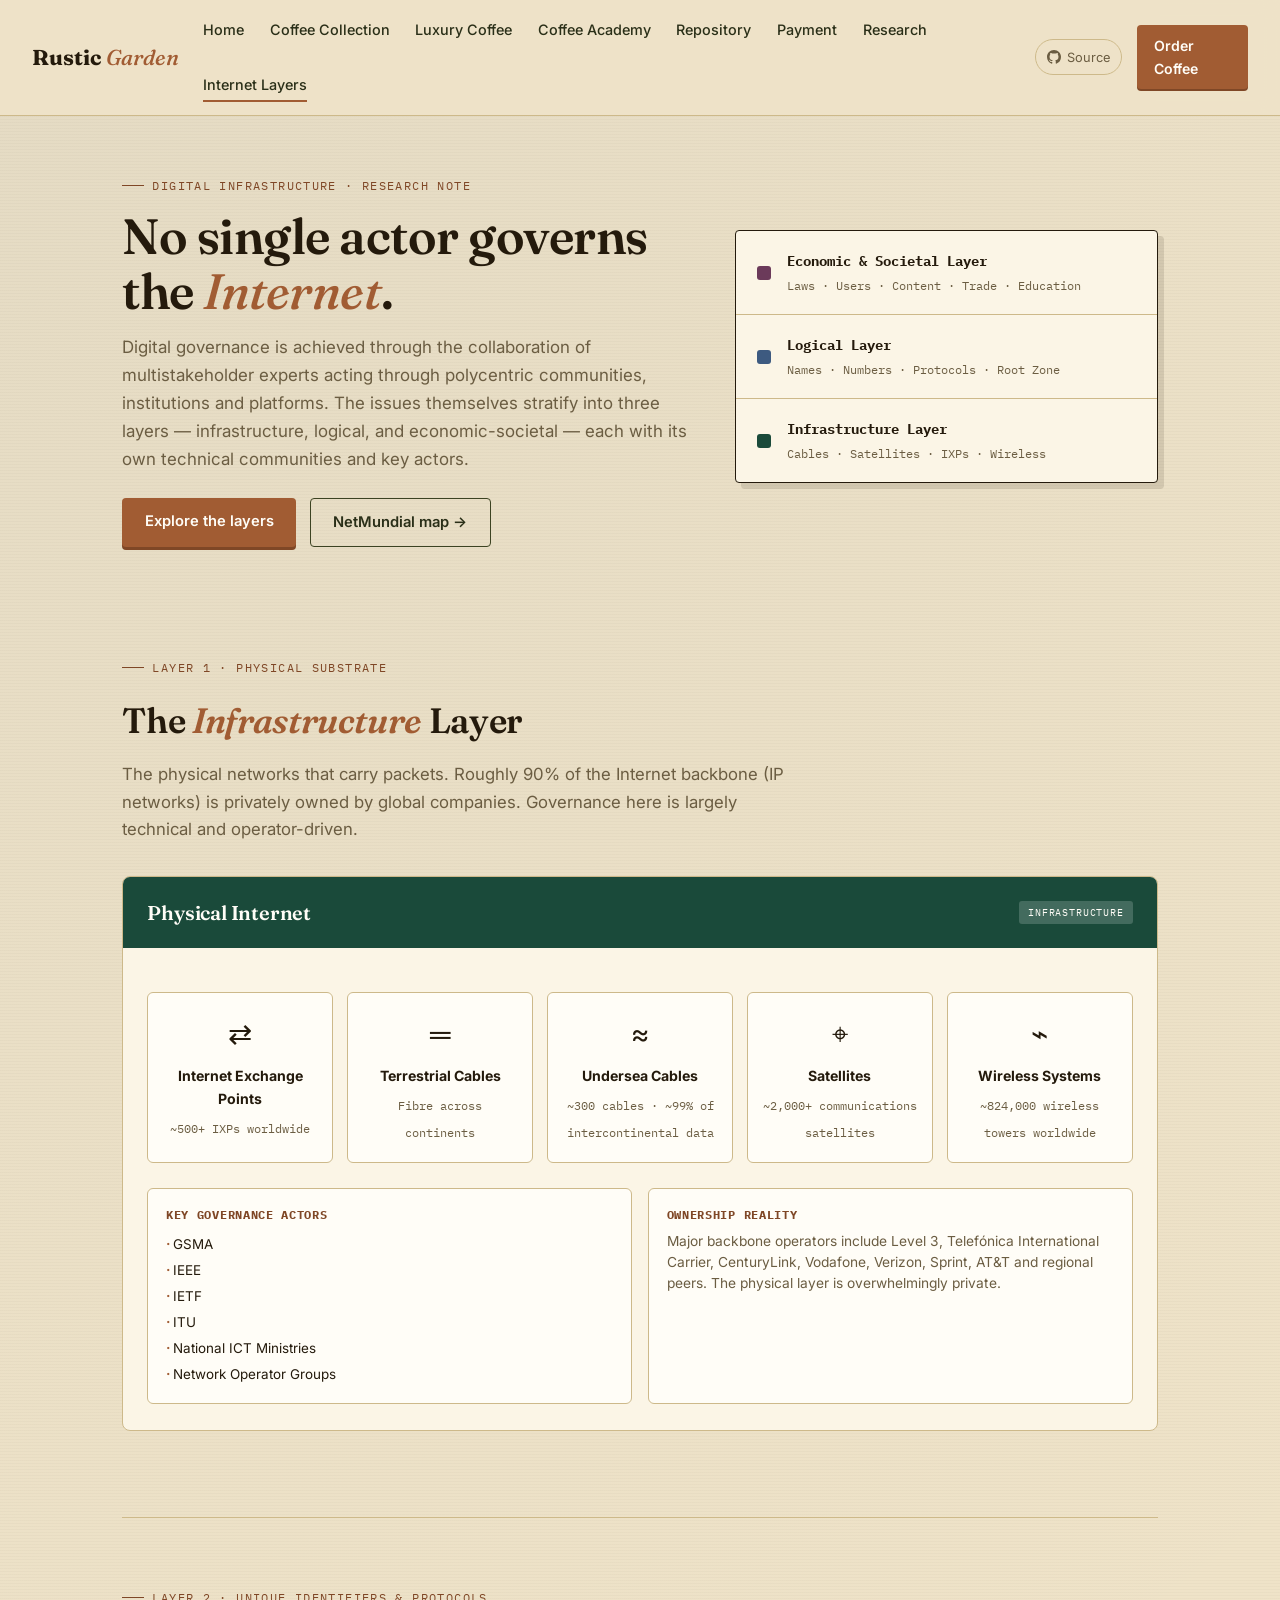
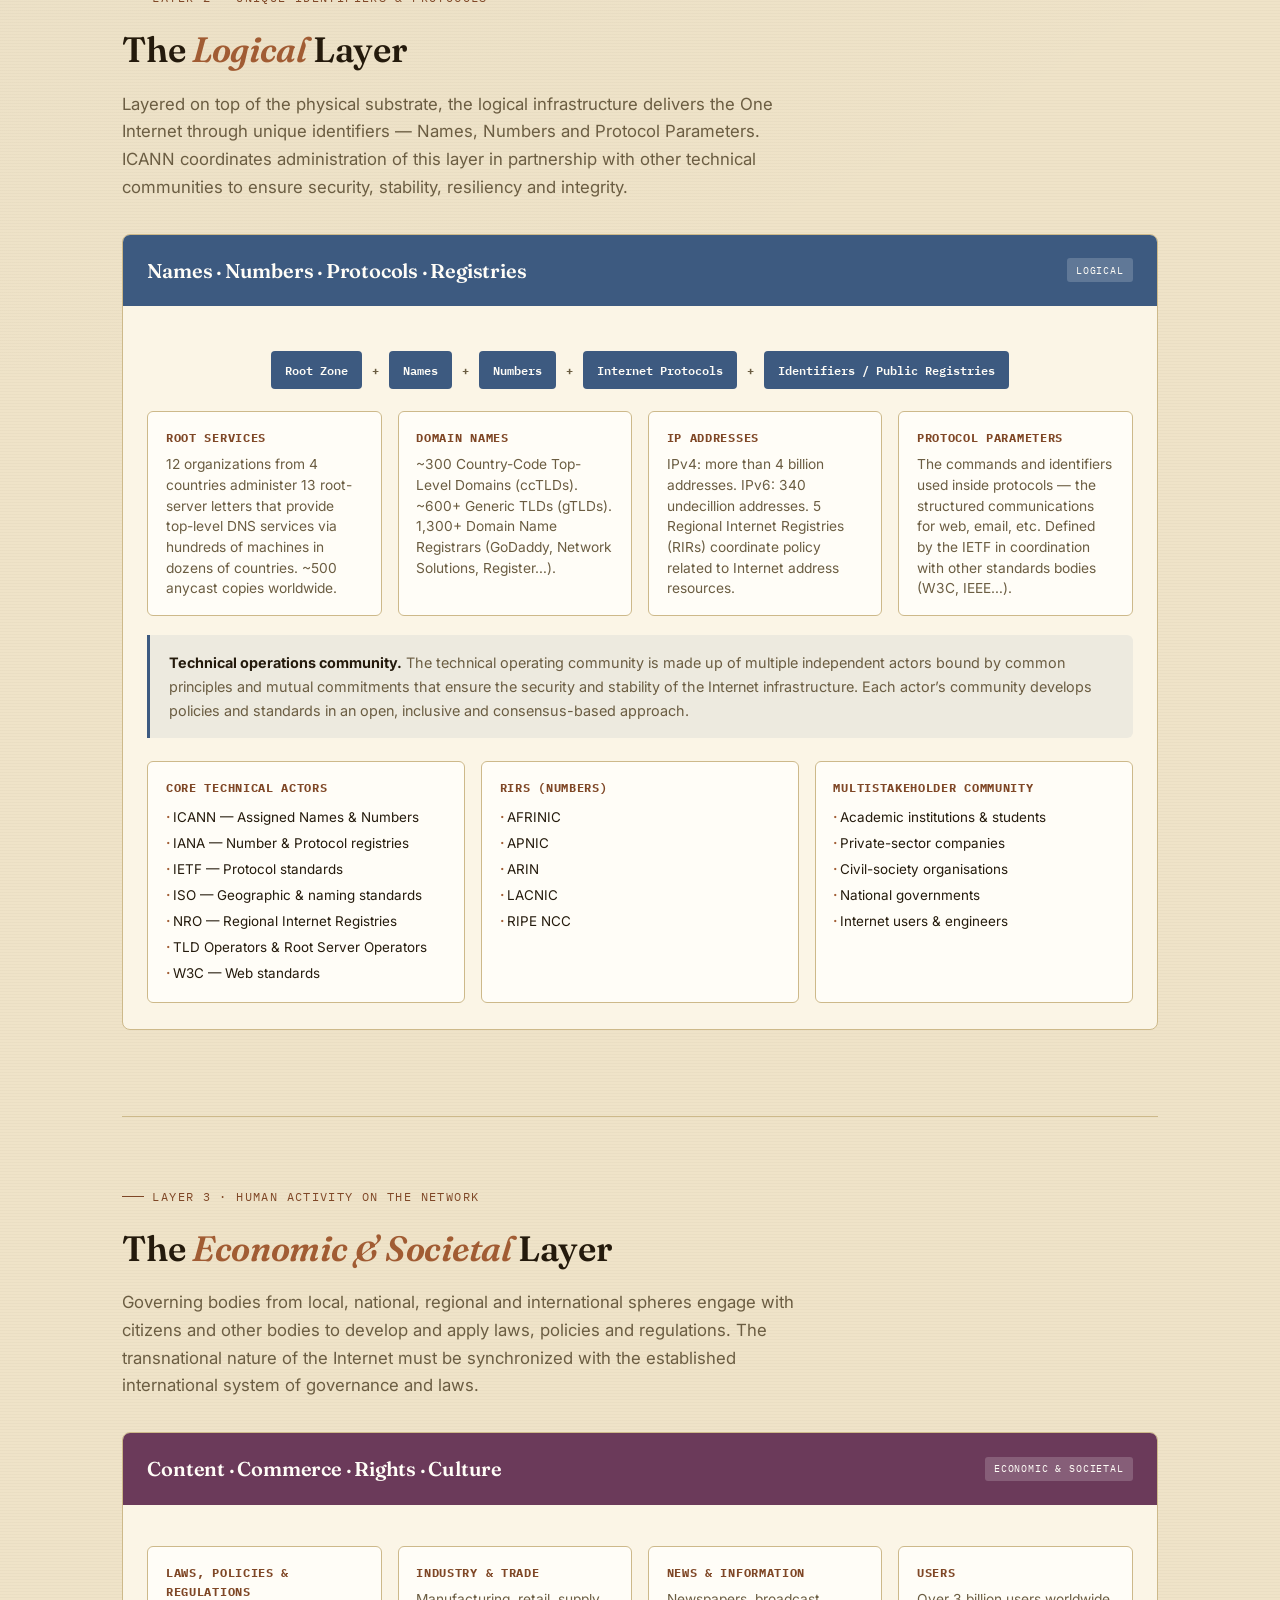
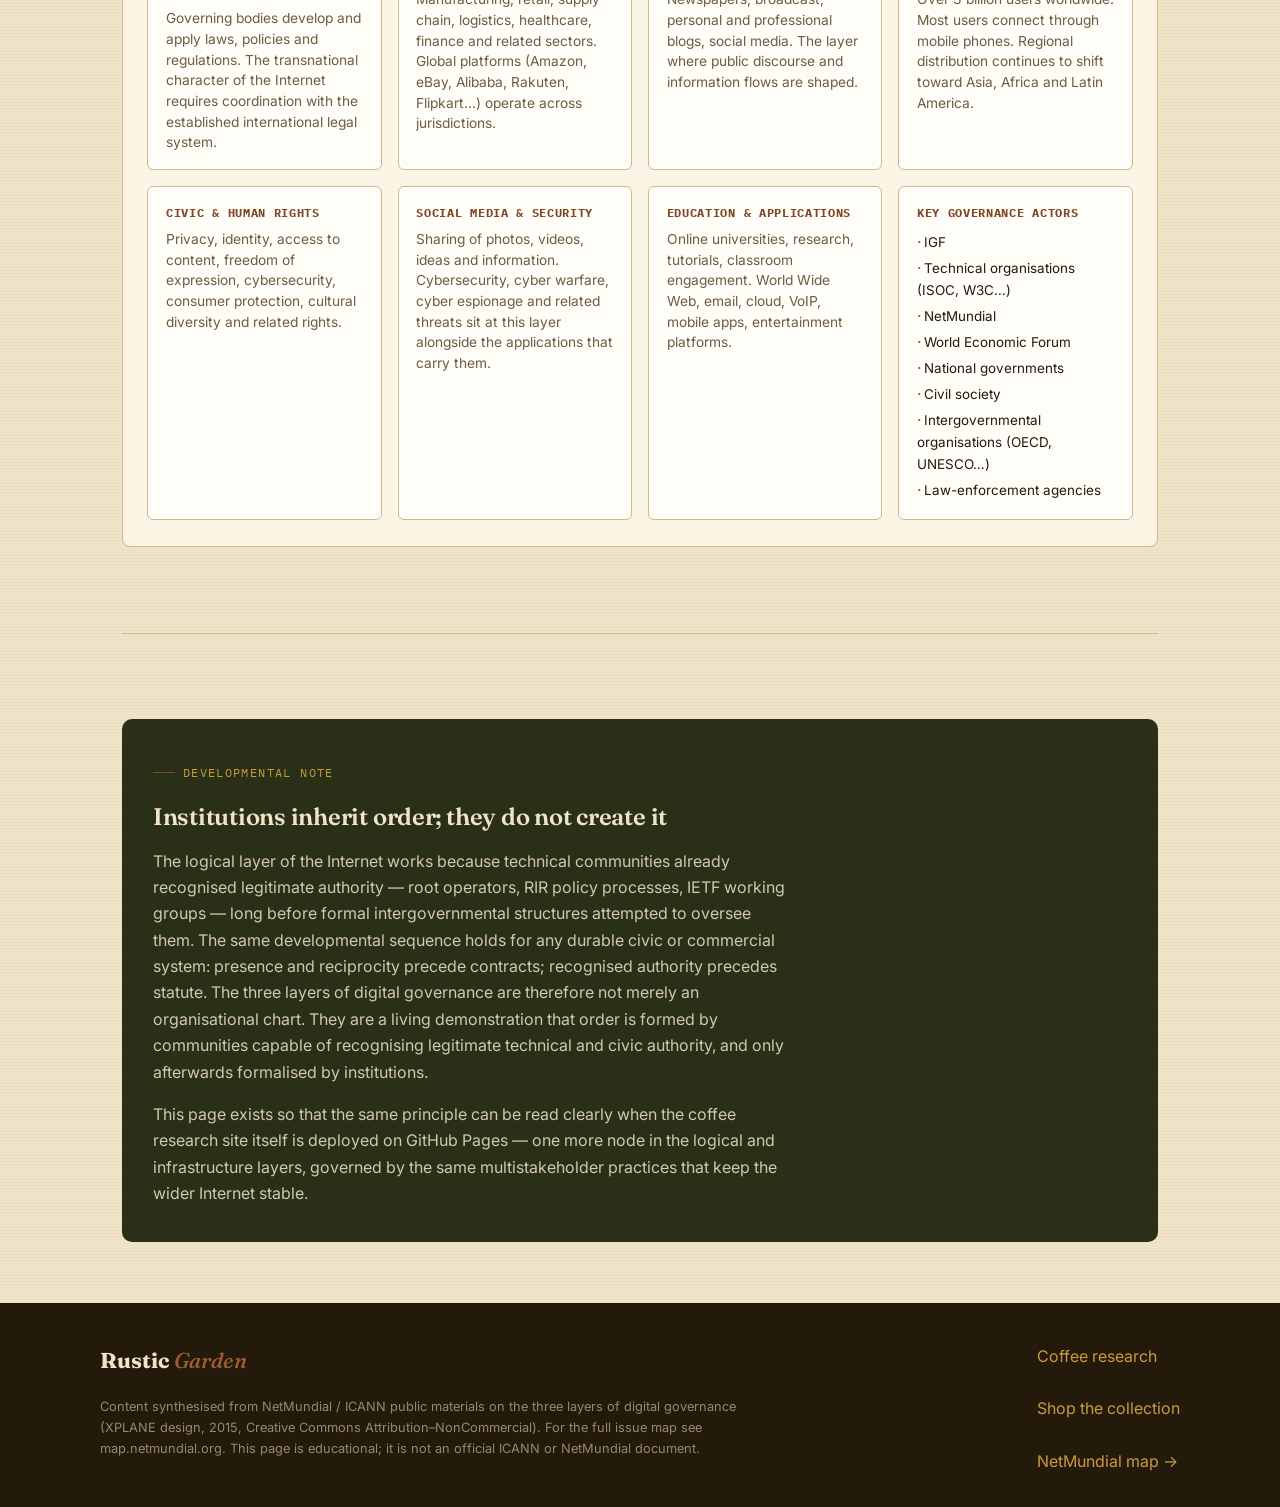
<file: internet.html>
<!DOCTYPE html>
<html lang="en">
<head>
<meta charset="UTF-8">
<meta name="viewport" content="width=device-width, initial-scale=1.0">
<title>The Three Layers of Digital Governance — Rustic Garden Research</title>
<meta name="description" content="How the Internet is stratified into Infrastructure, Logical and Economic-Societal layers — and why no single actor governs it.">
<link rel="preconnect" href="https://fonts.googleapis.com">
<link rel="preconnect" href="https://fonts.gstatic.com" crossorigin>
<link href="https://fonts.googleapis.com/css2?family=Fraunces:ital,opsz,wght@0,9..144,400;0,9..144,600;0,9..144,700;1,9..144,500&family=Inter:wght@400;500;600;700&family=IBM+Plex+Mono:wght@400;500;600&display=swap" rel="stylesheet">
<style>
:root {
  --ink: #241a0c;
  --forest: #3c4322;
  --forest-deep: #2a2f18;
  --parchment: #efe3c8;
  --parchment-deep: #e6d7b4;
  --card: #fbf5e6;
  --copper: #a15c33;
  --copper-deep: #7f4726;
  --gold: #c99a3e;
  --line: #cdb98a;
  --muted: #6b5d42;
  --white: #fffdf7;
  --infra: #1a4a3a;
  --logical: #3d5a80;
  --societal: #6b3a5a;
}

*, *::before, *::after { box-sizing: border-box; margin: 0; padding: 0; }
html { scroll-behavior: smooth; }

body {
  background: var(--parchment);
  background-image:
    radial-gradient(circle at 0% 0%, rgba(61,90,128,0.06), transparent 42%),
    repeating-linear-gradient(0deg, rgba(36,26,12,0.025) 0px, rgba(36,26,12,0.025) 1px, transparent 1px, transparent 3px);
  color: var(--ink);
  font-family: 'Inter', sans-serif;
  line-height: 1.65;
  font-size: 1rem;
  -webkit-font-smoothing: antialiased;
}

a { color: inherit; }

h1, h2, h3 {
  font-family: 'Fraunces', serif;
  color: var(--ink);
  font-weight: 600;
  letter-spacing: -0.01em;
}

/* NAV — shared with coffee.html */
#mainNav {
  position: sticky; top: 0; z-index: 100;
  display: flex; align-items: center; justify-content: space-between;
  gap: 1.5rem; padding: 0.9rem 2rem;
  background: rgba(239,227,200,0.94);
  backdrop-filter: blur(10px);
  border-bottom: 1px solid var(--line);
}
.nav-mark {
  font-family: 'Fraunces', serif; font-weight: 700; font-size: 1.35rem;
  color: var(--ink); text-decoration: none; white-space: nowrap;
}
.nav-mark span { color: var(--copper); font-style: italic; font-weight: 500; }
.nav-links { display: flex; gap: 1.6rem; flex-wrap: wrap; }
.nav-links a {
  text-decoration: none; font-size: 0.9rem; font-weight: 500;
  color: var(--forest-deep); position: relative; padding: 0.2rem 0;
}
.nav-links a::after {
  content: ""; position: absolute; left: 0; right: 100%; bottom: -2px;
  height: 2px; background: var(--copper); transition: right .2s ease;
}
.nav-links a:hover::after,
.nav-links a[aria-current="page"]::after { right: 0; }
.nav-right { display: flex; align-items: center; gap: 0.9rem; }
.nav-gh {
  display: flex; align-items: center; gap: 0.4rem; text-decoration: none;
  font-size: 0.8rem; color: var(--muted); border: 1px solid var(--line);
  padding: 0.4rem 0.7rem; border-radius: 999px;
}
.nav-gh svg { width: 14px; height: 14px; fill: currentColor; }
.nav-gh:hover { color: var(--ink); border-color: var(--copper); }
.nav-cta {
  text-decoration: none; background: var(--copper); color: var(--white);
  font-weight: 600; font-size: 0.88rem; padding: 0.55rem 1.1rem;
  border-radius: 4px; box-shadow: 0 2px 0 var(--copper-deep);
}
.nav-cta:hover { background: var(--copper-deep); }
.nav-burger {
  display: none; flex-direction: column; gap: 5px;
  background: none; border: none; cursor: pointer; padding: 0.3rem;
}
.nav-burger span { width: 22px; height: 2px; background: var(--ink); display: block; }
.mobile-menu {
  display: none; position: fixed; inset: 0; background: var(--forest-deep);
  z-index: 200; padding: 2rem; flex-direction: column; gap: 1.3rem; overflow-y: auto;
}
.mobile-menu.active { display: flex; }
.mobile-menu a {
  color: var(--parchment); text-decoration: none;
  font-family: 'Fraunces', serif; font-size: 1.45rem; font-weight: 600;
}
.mobile-menu .close {
  align-self: flex-end; color: var(--parchment); font-family: 'Inter', sans-serif;
  font-size: 0.95rem; cursor: pointer; background: none; border: none; margin-bottom: 0.8rem;
}
@media (max-width: 920px) {
  .nav-links, .nav-gh { display: none; }
  .nav-burger { display: flex; }
  #mainNav { padding: 0.85rem 1.1rem; }
}

/* LAYOUT */
main { max-width: 1080px; margin: 0 auto; padding: 0 1.4rem; }

.eyebrow {
  display: inline-flex; align-items: center; gap: 0.5rem;
  font-family: 'IBM Plex Mono', monospace; font-size: 0.72rem;
  letter-spacing: 0.12em; text-transform: uppercase;
  color: var(--copper-deep); margin-bottom: 0.9rem;
}
.eyebrow::before { content: ""; width: 22px; height: 1px; background: var(--copper-deep); }

section { padding: 3.8rem 0; border-bottom: 1px solid var(--line); }
section:last-of-type { border-bottom: none; }

h2 { font-size: clamp(1.5rem, 3.2vw, 2.2rem); margin-bottom: 0.7rem; }
h2 em { color: var(--copper); font-style: italic; }
.section-lead { max-width: 680px; color: var(--muted); font-size: 1.05rem; margin-bottom: 2rem; }

.btn {
  display: inline-block; text-decoration: none; font-weight: 600;
  font-size: 0.92rem; padding: 0.7rem 1.4rem; border-radius: 4px;
}
.btn-primary { background: var(--copper); color: var(--white); box-shadow: 0 3px 0 var(--copper-deep); }
.btn-primary:hover { background: var(--copper-deep); }
.btn-ghost { border: 1.5px solid var(--forest); color: var(--forest-deep); }
.btn-ghost:hover { background: var(--forest); color: var(--parchment); }

/* HERO */
.hero {
  padding: 3.2rem 0 2.6rem;
  display: grid; grid-template-columns: 1.15fr 0.85fr;
  gap: 2.6rem; align-items: center; border-bottom: none;
}
.hero h1 {
  font-size: clamp(1.9rem, 4.5vw, 3.1rem);
  line-height: 1.1; margin-bottom: 1rem;
}
.hero h1 em { color: var(--copper); font-style: italic; font-weight: 500; }
.hero p.sub { color: var(--muted); font-size: 1.06rem; max-width: 36rem; margin-bottom: 1.5rem; }
.hero .cta-row { display: flex; gap: 0.85rem; flex-wrap: wrap; }

.layer-stack {
  background: var(--card);
  border: 1.5px solid var(--ink);
  border-radius: 4px;
  overflow: hidden;
  box-shadow: 6px 6px 0 rgba(36,26,12,0.12);
}
.layer-row {
  padding: 1.1rem 1.3rem;
  display: flex; align-items: center; gap: 1rem;
  border-bottom: 1px solid var(--line);
  font-family: 'IBM Plex Mono', monospace; font-size: 0.82rem;
}
.layer-row:last-child { border-bottom: none; }
.layer-row .swatch {
  width: 14px; height: 14px; border-radius: 3px; flex-shrink: 0;
}
.layer-row.infra .swatch { background: var(--infra); }
.layer-row.logical .swatch { background: var(--logical); }
.layer-row.societal .swatch { background: var(--societal); }
.layer-row strong { display: block; font-size: 0.9rem; color: var(--ink); margin-bottom: 0.15rem; }
.layer-row span { color: var(--muted); font-size: 0.72rem; }

/* LAYER CARDS */
.layer-block {
  background: var(--card);
  border: 1px solid var(--line);
  border-radius: 8px;
  overflow: hidden;
  margin-bottom: 1.6rem;
}
.layer-header {
  padding: 1.2rem 1.5rem;
  display: flex; align-items: center; gap: 1rem;
  color: var(--white);
}
.layer-header.infra { background: var(--infra); }
.layer-header.logical { background: var(--logical); }
.layer-header.societal { background: var(--societal); }
.layer-header h3 {
  font-size: 1.25rem; color: var(--white); margin: 0;
}
.layer-header .badge {
  font-family: 'IBM Plex Mono', monospace; font-size: 0.65rem;
  letter-spacing: 0.08em; text-transform: uppercase;
  background: rgba(255,255,255,0.18); padding: 0.2rem 0.55rem;
  border-radius: 3px; margin-left: auto;
}
.layer-body { padding: 1.4rem 1.5rem 1.6rem; }

.actor-grid {
  display: grid;
  grid-template-columns: repeat(auto-fit, minmax(200px, 1fr));
  gap: 1rem;
  margin-top: 1.2rem;
}
.actor-card {
  background: var(--white);
  border: 1px solid var(--line);
  border-radius: 6px;
  padding: 1rem 1.1rem;
}
.actor-card h4 {
  font-family: 'IBM Plex Mono', monospace;
  font-size: 0.72rem; letter-spacing: 0.06em;
  text-transform: uppercase; color: var(--copper-deep);
  margin-bottom: 0.45rem;
}
.actor-card p { font-size: 0.86rem; color: var(--muted); line-height: 1.5; }
.actor-card ul {
  list-style: none; font-size: 0.84rem; color: var(--ink);
  margin-top: 0.4rem;
}
.actor-card ul li { padding: 0.12rem 0; }
.actor-card ul li::before { content: "· "; color: var(--copper); font-weight: 700; }

.infra-icons {
  display: grid;
  grid-template-columns: repeat(auto-fit, minmax(140px, 1fr));
  gap: 0.9rem;
  margin-top: 1.3rem;
}
.infra-item {
  text-align: center;
  background: var(--white);
  border: 1px solid var(--line);
  border-radius: 6px;
  padding: 1.1rem 0.8rem;
}
.infra-item .icon {
  font-size: 1.8rem; margin-bottom: 0.4rem;
}
.infra-item strong {
  display: block; font-size: 0.88rem; margin-bottom: 0.25rem;
}
.infra-item span {
  font-size: 0.75rem; color: var(--muted); font-family: 'IBM Plex Mono', monospace;
}

/* LOGICAL DETAIL */
.logical-flow {
  display: flex; flex-wrap: wrap; gap: 0.6rem;
  align-items: center; justify-content: center;
  margin: 1.4rem 0;
  font-family: 'IBM Plex Mono', monospace; font-size: 0.78rem;
}
.logical-flow .node {
  background: var(--logical);
  color: var(--white);
  padding: 0.55rem 0.9rem;
  border-radius: 4px;
  font-weight: 600;
}
.logical-flow .plus { color: var(--muted); font-weight: 700; }

.tech-ops {
  background: rgba(61,90,128,0.07);
  border-left: 3px solid var(--logical);
  padding: 1rem 1.15rem;
  border-radius: 0 6px 6px 0;
  margin-top: 1.2rem;
  font-size: 0.9rem;
  color: var(--muted);
}
.tech-ops strong { color: var(--ink); }

/* PRINCIPLE */
.principle {
  background: var(--forest-deep);
  color: var(--parchment);
  border-radius: 10px;
  padding: 2.2rem 1.9rem;
  margin-top: 1.5rem;
}
.principle h2 { color: var(--parchment); font-size: 1.5rem; }
.principle p { color: rgba(239,227,200,0.85); max-width: 640px; margin-top: 0.6rem; }

/* FOOTER */
footer {
  background: var(--ink); color: var(--parchment);
  padding: 2.5rem 1.4rem 2rem;
}
.footer-inner {
  max-width: 1080px; margin: 0 auto;
  display: flex; justify-content: space-between; flex-wrap: wrap; gap: 1.5rem;
}
footer a { color: var(--gold); text-decoration: none; }
footer a:hover { text-decoration: underline; }
footer .fine {
  font-size: 0.8rem; color: rgba(239,227,200,0.55);
  max-width: 40rem; margin-top: 1.1rem;
}

@media (max-width: 760px) {
  .hero { grid-template-columns: 1fr; gap: 2rem; }
}
@media (prefers-reduced-motion: reduce) {
  html { scroll-behavior: auto; }
  * { transition: none !important; }
}
</style>
</head>
<body>

<div class="mobile-menu" id="mobileMenu" role="dialog" aria-label="Navigation" aria-modal="true">
  <button class="close" id="menuClose" aria-label="Close menu">✕ Close</button>
  <a href="index.html" onclick="closeMobileMenu()">Home</a>
  <a href="product.html" onclick="closeMobileMenu()">Coffee Collection</a>
  <a href="gibbs_luxury_coffee_homepage.html" onclick="closeMobileMenu()">Luxury Coffee</a>
  <a href="soil_classification_lecture.html" onclick="closeMobileMenu()">Coffee Academy</a>
  <a href="moringa_sunday_school_repository.html" onclick="closeMobileMenu()">Repository</a>
  <a href="payment.html" onclick="closeMobileMenu()">Payment</a>
  <a href="coffee.html" onclick="closeMobileMenu()">Research</a>
  <a href="internet.html" onclick="closeMobileMenu()" aria-current="page">Internet Layers</a>
  <a href="success.html" onclick="closeMobileMenu()">Success</a>
</div>

<nav id="mainNav" aria-label="Primary">
  <a href="index.html" class="nav-mark">Rustic <span>Garden</span></a>
  <div class="nav-links">
    <a href="index.html">Home</a>
    <a href="product.html">Coffee Collection</a>
    <a href="gibbs_luxury_coffee_homepage.html">Luxury Coffee</a>
    <a href="soil_classification_lecture.html">Coffee Academy</a>
    <a href="moringa_sunday_school_repository.html">Repository</a>
    <a href="payment.html">Payment</a>
    <a href="coffee.html">Research</a>
    <a href="internet.html" aria-current="page">Internet Layers</a>
  </div>
  <div class="nav-right">
    <a href="https://github.com/groupdougie/Gibbs_Coffee"
       class="nav-gh" target="_blank" rel="noopener noreferrer" aria-label="GitHub repository">
      <svg viewBox="0 0 16 16" aria-hidden="true">
        <path d="M8 0C3.58 0 0 3.58 0 8c0 3.54 2.29 6.53 5.47 7.59.4.07.55-.17.55-.38 0-.19-.01-.82-.01-1.49-2.01.37-2.53-.49-2.69-.94-.09-.23-.48-.94-.82-1.13-.28-.15-.68-.52-.01-.53.63-.01 1.08.58 1.23.82.72 1.21 1.87.87 2.33.66.07-.52.28-.87.51-1.07-1.78-.2-3.64-.89-3.64-3.95 0-.87.31-1.59.82-2.15-.08-.2-.36-1.02.08-2.12 0 0 .67-.21 2.2.82.64-.18 1.32-.27 2-.27.68 0 1.36.09 2 .27 1.53-1.04 2.2-.82 2.2-.82.44 1.1.16 1.92.08 2.12.51.56.82 1.27.82 2.15 0 3.07-1.87 3.75-3.65 3.95.29.25.54.73.54 1.48 0 1.07-.01 1.93-.01 2.2 0 .21.15.46.55.38A8.013 8.013 0 0016 8c0-4.42-3.58-8-8-8z"/>
      </svg>
      Source
    </a>
    <a class="nav-cta" href="checkout.html">Order Coffee</a>
    <button class="nav-burger" id="burgerBtn" aria-label="Open menu" aria-expanded="false" aria-controls="mobileMenu">
      <span></span><span></span><span></span>
    </button>
  </div>
</nav>

<main>

  <!-- HERO -->
  <section class="hero">
    <div>
      <div class="eyebrow">Digital infrastructure · Research note</div>
      <h1>No single actor governs the <em>Internet</em>.</h1>
      <p class="sub">Digital governance is achieved through the collaboration of multistakeholder experts acting through polycentric communities, institutions and platforms. The issues themselves stratify into three layers — infrastructure, logical, and economic-societal — each with its own technical communities and key actors.</p>
      <div class="cta-row">
        <a href="#infrastructure" class="btn btn-primary">Explore the layers</a>
        <a href="https://map.netmundial.org" class="btn btn-ghost" target="_blank" rel="noopener">NetMundial map →</a>
      </div>
    </div>
    <div class="layer-stack" aria-label="Three layers overview">
      <div class="layer-row societal">
        <span class="swatch" aria-hidden="true"></span>
        <div>
          <strong>Economic &amp; Societal Layer</strong>
          <span>Laws · Users · Content · Trade · Education</span>
        </div>
      </div>
      <div class="layer-row logical">
        <span class="swatch" aria-hidden="true"></span>
        <div>
          <strong>Logical Layer</strong>
          <span>Names · Numbers · Protocols · Root Zone</span>
        </div>
      </div>
      <div class="layer-row infra">
        <span class="swatch" aria-hidden="true"></span>
        <div>
          <strong>Infrastructure Layer</strong>
          <span>Cables · Satellites · IXPs · Wireless</span>
        </div>
      </div>
    </div>
  </section>

  <!-- INFRASTRUCTURE -->
  <section id="infrastructure">
    <div class="eyebrow">Layer 1 · Physical substrate</div>
    <h2>The <em>Infrastructure</em> Layer</h2>
    <p class="section-lead">The physical networks that carry packets. Roughly 90% of the Internet backbone (IP networks) is privately owned by global companies. Governance here is largely technical and operator-driven.</p>

    <div class="layer-block">
      <div class="layer-header infra">
        <h3>Physical Internet</h3>
        <span class="badge">Infrastructure</span>
      </div>
      <div class="layer-body">
        <div class="infra-icons">
          <div class="infra-item">
            <div class="icon" aria-hidden="true">⇄</div>
            <strong>Internet Exchange Points</strong>
            <span>~500+ IXPs worldwide</span>
          </div>
          <div class="infra-item">
            <div class="icon" aria-hidden="true">═</div>
            <strong>Terrestrial Cables</strong>
            <span>Fibre across continents</span>
          </div>
          <div class="infra-item">
            <div class="icon" aria-hidden="true">≈</div>
            <strong>Undersea Cables</strong>
            <span>~300 cables · ~99% of intercontinental data</span>
          </div>
          <div class="infra-item">
            <div class="icon" aria-hidden="true">⌖</div>
            <strong>Satellites</strong>
            <span>~2,000+ communications satellites</span>
          </div>
          <div class="infra-item">
            <div class="icon" aria-hidden="true">⌁</div>
            <strong>Wireless Systems</strong>
            <span>~824,000 wireless towers worldwide</span>
          </div>
        </div>

        <div class="actor-grid" style="margin-top:1.6rem;">
          <div class="actor-card">
            <h4>Key governance actors</h4>
            <ul>
              <li>GSMA</li>
              <li>IEEE</li>
              <li>IETF</li>
              <li>ITU</li>
              <li>National ICT Ministries</li>
              <li>Network Operator Groups</li>
            </ul>
          </div>
          <div class="actor-card">
            <h4>Ownership reality</h4>
            <p>Major backbone operators include Level 3, Telefónica International Carrier, CenturyLink, Vodafone, Verizon, Sprint, AT&amp;T and regional peers. The physical layer is overwhelmingly private.</p>
          </div>
        </div>
      </div>
    </div>
  </section>

  <!-- LOGICAL -->
  <section id="logical">
    <div class="eyebrow">Layer 2 · Unique identifiers &amp; protocols</div>
    <h2>The <em>Logical</em> Layer</h2>
    <p class="section-lead">Layered on top of the physical substrate, the logical infrastructure delivers the One Internet through unique identifiers — Names, Numbers and Protocol Parameters. ICANN coordinates administration of this layer in partnership with other technical communities to ensure security, stability, resiliency and integrity.</p>

    <div class="layer-block">
      <div class="layer-header logical">
        <h3>Names · Numbers · Protocols · Registries</h3>
        <span class="badge">Logical</span>
      </div>
      <div class="layer-body">
        <div class="logical-flow" aria-label="Logical layer components">
          <span class="node">Root Zone</span>
          <span class="plus">+</span>
          <span class="node">Names</span>
          <span class="plus">+</span>
          <span class="node">Numbers</span>
          <span class="plus">+</span>
          <span class="node">Internet Protocols</span>
          <span class="plus">+</span>
          <span class="node">Identifiers / Public Registries</span>
        </div>

        <div class="actor-grid">
          <div class="actor-card">
            <h4>Root Services</h4>
            <p>12 organizations from 4 countries administer 13 root-server letters that provide top-level DNS services via hundreds of machines in dozens of countries. ~500 anycast copies worldwide.</p>
          </div>
          <div class="actor-card">
            <h4>Domain Names</h4>
            <p>~300 Country-Code Top-Level Domains (ccTLDs). ~600+ Generic TLDs (gTLDs). 1,300+ Domain Name Registrars (GoDaddy, Network Solutions, Register…).</p>
          </div>
          <div class="actor-card">
            <h4>IP Addresses</h4>
            <p>IPv4: more than 4 billion addresses. IPv6: 340 undecillion addresses. 5 Regional Internet Registries (RIRs) coordinate policy related to Internet address resources.</p>
          </div>
          <div class="actor-card">
            <h4>Protocol Parameters</h4>
            <p>The commands and identifiers used inside protocols — the structured communications for web, email, etc. Defined by the IETF in coordination with other standards bodies (W3C, IEEE…).</p>
          </div>
        </div>

        <div class="tech-ops">
          <strong>Technical operations community.</strong> The technical operating community is made up of multiple independent actors bound by common principles and mutual commitments that ensure the security and stability of the Internet infrastructure. Each actor’s community develops policies and standards in an open, inclusive and consensus-based approach.
        </div>

        <div class="actor-grid" style="margin-top:1.4rem;">
          <div class="actor-card">
            <h4>Core technical actors</h4>
            <ul>
              <li>ICANN — Assigned Names &amp; Numbers</li>
              <li>IANA — Number &amp; Protocol registries</li>
              <li>IETF — Protocol standards</li>
              <li>ISO — Geographic &amp; naming standards</li>
              <li>NRO — Regional Internet Registries</li>
              <li>TLD Operators &amp; Root Server Operators</li>
              <li>W3C — Web standards</li>
            </ul>
          </div>
          <div class="actor-card">
            <h4>RIRs (Numbers)</h4>
            <ul>
              <li>AFRINIC</li>
              <li>APNIC</li>
              <li>ARIN</li>
              <li>LACNIC</li>
              <li>RIPE NCC</li>
            </ul>
          </div>
          <div class="actor-card">
            <h4>Multistakeholder community</h4>
            <ul>
              <li>Academic institutions &amp; students</li>
              <li>Private-sector companies</li>
              <li>Civil-society organisations</li>
              <li>National governments</li>
              <li>Internet users &amp; engineers</li>
            </ul>
          </div>
        </div>
      </div>
    </div>
  </section>

  <!-- ECONOMIC & SOCIETAL -->
  <section id="societal">
    <div class="eyebrow">Layer 3 · Human activity on the network</div>
    <h2>The <em>Economic &amp; Societal</em> Layer</h2>
    <p class="section-lead">Governing bodies from local, national, regional and international spheres engage with citizens and other bodies to develop and apply laws, policies and regulations. The transnational nature of the Internet must be synchronized with the established international system of governance and laws.</p>

    <div class="layer-block">
      <div class="layer-header societal">
        <h3>Content · Commerce · Rights · Culture</h3>
        <span class="badge">Economic &amp; Societal</span>
      </div>
      <div class="layer-body">
        <div class="actor-grid">
          <div class="actor-card">
            <h4>Laws, Policies &amp; Regulations</h4>
            <p>Governing bodies develop and apply laws, policies and regulations. The transnational character of the Internet requires coordination with the established international legal system.</p>
          </div>
          <div class="actor-card">
            <h4>Industry &amp; Trade</h4>
            <p>Manufacturing, retail, supply chain, logistics, healthcare, finance and related sectors. Global platforms (Amazon, eBay, Alibaba, Rakuten, Flipkart…) operate across jurisdictions.</p>
          </div>
          <div class="actor-card">
            <h4>News &amp; Information</h4>
            <p>Newspapers, broadcast, personal and professional blogs, social media. The layer where public discourse and information flows are shaped.</p>
          </div>
          <div class="actor-card">
            <h4>Users</h4>
            <p>Over 3 billion users worldwide. Most users connect through mobile phones. Regional distribution continues to shift toward Asia, Africa and Latin America.</p>
          </div>
          <div class="actor-card">
            <h4>Civic &amp; Human Rights</h4>
            <p>Privacy, identity, access to content, freedom of expression, cybersecurity, consumer protection, cultural diversity and related rights.</p>
          </div>
          <div class="actor-card">
            <h4>Social Media &amp; Security</h4>
            <p>Sharing of photos, videos, ideas and information. Cybersecurity, cyber warfare, cyber espionage and related threats sit at this layer alongside the applications that carry them.</p>
          </div>
          <div class="actor-card">
            <h4>Education &amp; Applications</h4>
            <p>Online universities, research, tutorials, classroom engagement. World Wide Web, email, cloud, VoIP, mobile apps, entertainment platforms.</p>
          </div>
          <div class="actor-card">
            <h4>Key governance actors</h4>
            <ul>
              <li>IGF</li>
              <li>Technical organisations (ISOC, W3C…)</li>
              <li>NetMundial</li>
              <li>World Economic Forum</li>
              <li>National governments</li>
              <li>Civil society</li>
              <li>Intergovernmental organisations (OECD, UNESCO…)</li>
              <li>Law-enforcement agencies</li>
            </ul>
          </div>
        </div>
      </div>
    </div>
  </section>

  <!-- PRINCIPLE -->
  <section>
    <div class="principle">
      <div class="eyebrow" style="color:var(--gold);">Developmental note</div>
      <h2>Institutions inherit order; they do not create it</h2>
      <p>The logical layer of the Internet works because technical communities already recognised legitimate authority — root operators, RIR policy processes, IETF working groups — long before formal intergovernmental structures attempted to oversee them. The same developmental sequence holds for any durable civic or commercial system: presence and reciprocity precede contracts; recognised authority precedes statute. The three layers of digital governance are therefore not merely an organisational chart. They are a living demonstration that order is formed by communities capable of recognising legitimate technical and civic authority, and only afterwards formalised by institutions.</p>
      <p style="margin-top:1rem;">This page exists so that the same principle can be read clearly when the coffee research site itself is deployed on GitHub Pages — one more node in the logical and infrastructure layers, governed by the same multistakeholder practices that keep the wider Internet stable.</p>
    </div>
  </section>

</main>

<footer>
  <div class="footer-inner">
    <div>
      <div class="nav-mark" style="color:var(--parchment);">Rustic <span>Garden</span></div>
      <p class="fine">Content synthesised from NetMundial / ICANN public materials on the three layers of digital governance (XPLANE design, 2015, Creative Commons Attribution–NonCommercial). For the full issue map see map.netmundial.org. This page is educational; it is not an official ICANN or NetMundial document.</p>
    </div>
    <div>
      <a href="coffee.html">Coffee research</a><br><br>
      <a href="product.html">Shop the collection</a><br><br>
      <a href="https://map.netmundial.org" target="_blank" rel="noopener">NetMundial map →</a>
    </div>
  </div>
</footer>

<script>
  const burgerBtn = document.getElementById('burgerBtn');
  const mobileMenu = document.getElementById('mobileMenu');
  const menuClose = document.getElementById('menuClose');

  function openMobileMenu() {
    mobileMenu.classList.add('active');
    burgerBtn.setAttribute('aria-expanded', 'true');
    document.body.style.overflow = 'hidden';
  }
  function closeMobileMenu() {
    mobileMenu.classList.remove('active');
    burgerBtn.setAttribute('aria-expanded', 'false');
    document.body.style.overflow = '';
  }

  burgerBtn.addEventListener('click', openMobileMenu);
  menuClose.addEventListener('click', closeMobileMenu);
  document.addEventListener('keydown', (e) => {
    if (e.key === 'Escape' && mobileMenu.classList.contains('active')) closeMobileMenu();
  });
</script>

</body>
</html>
</file>
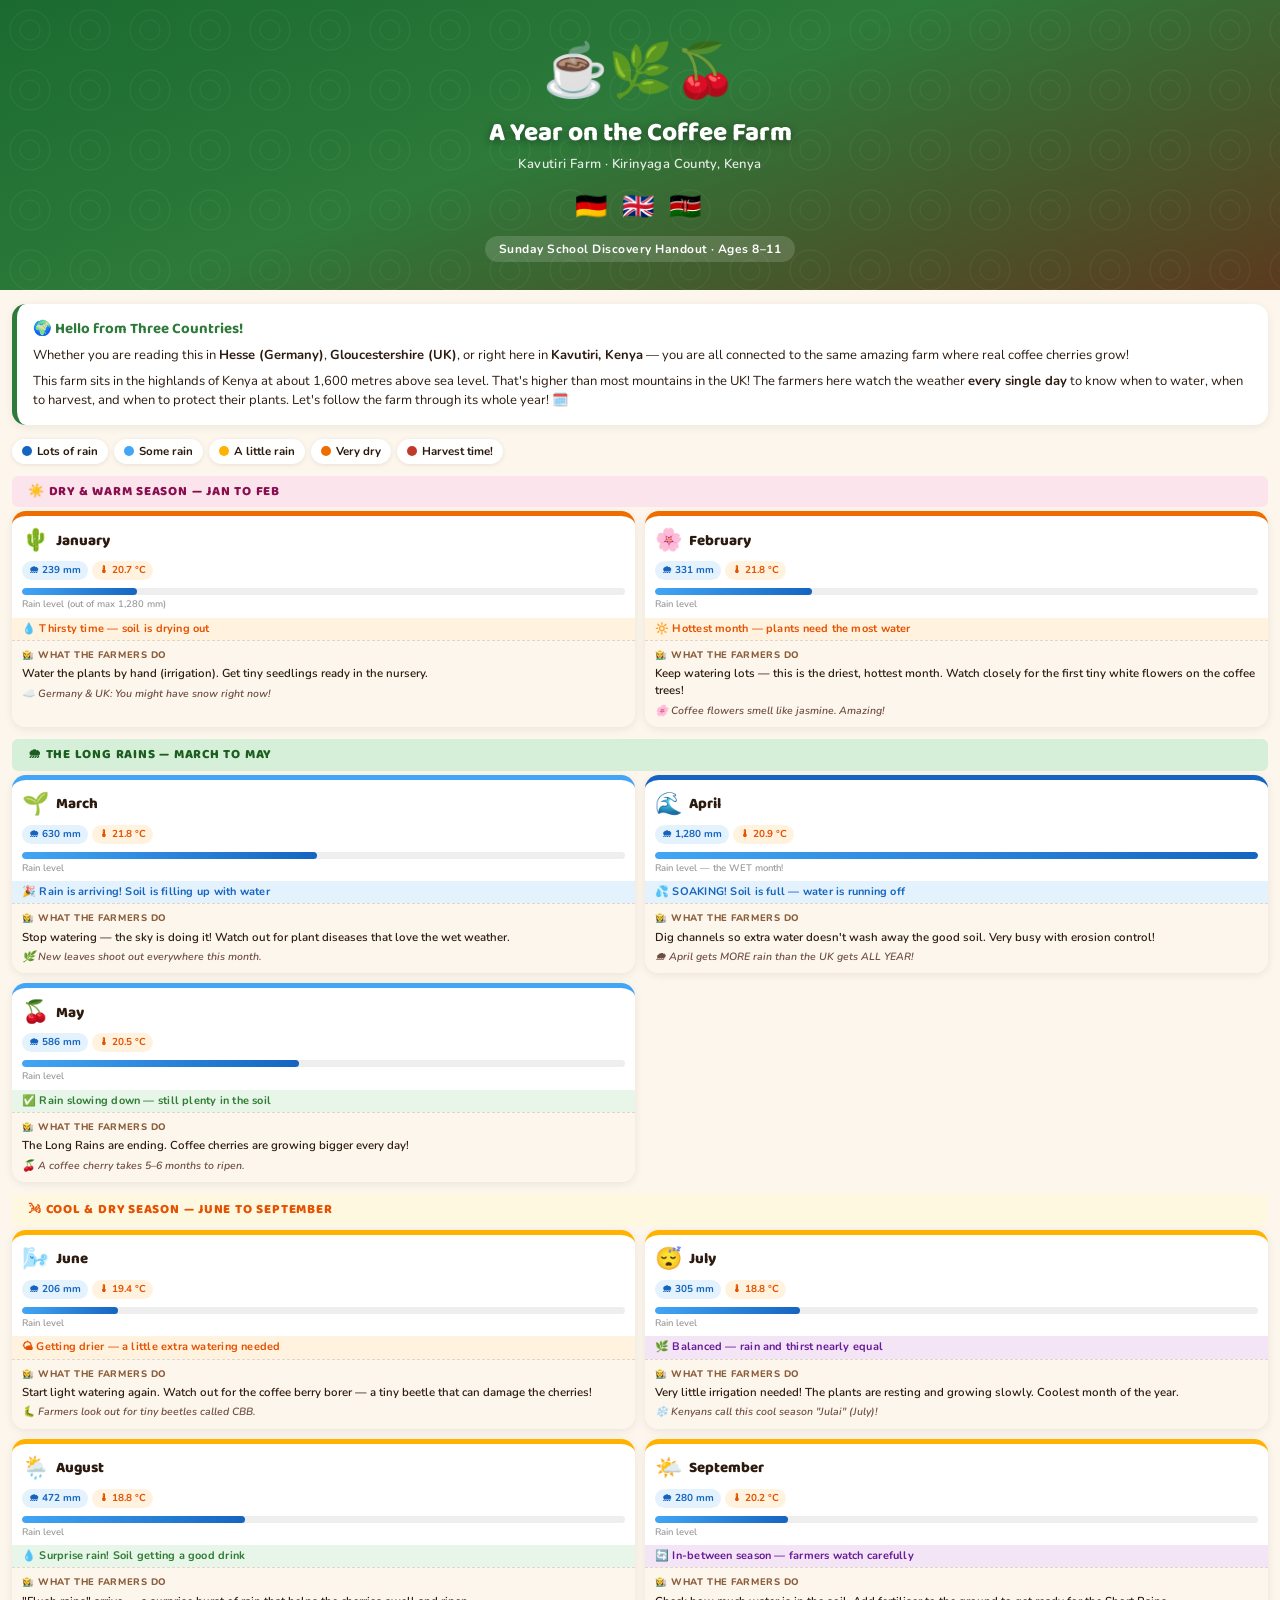
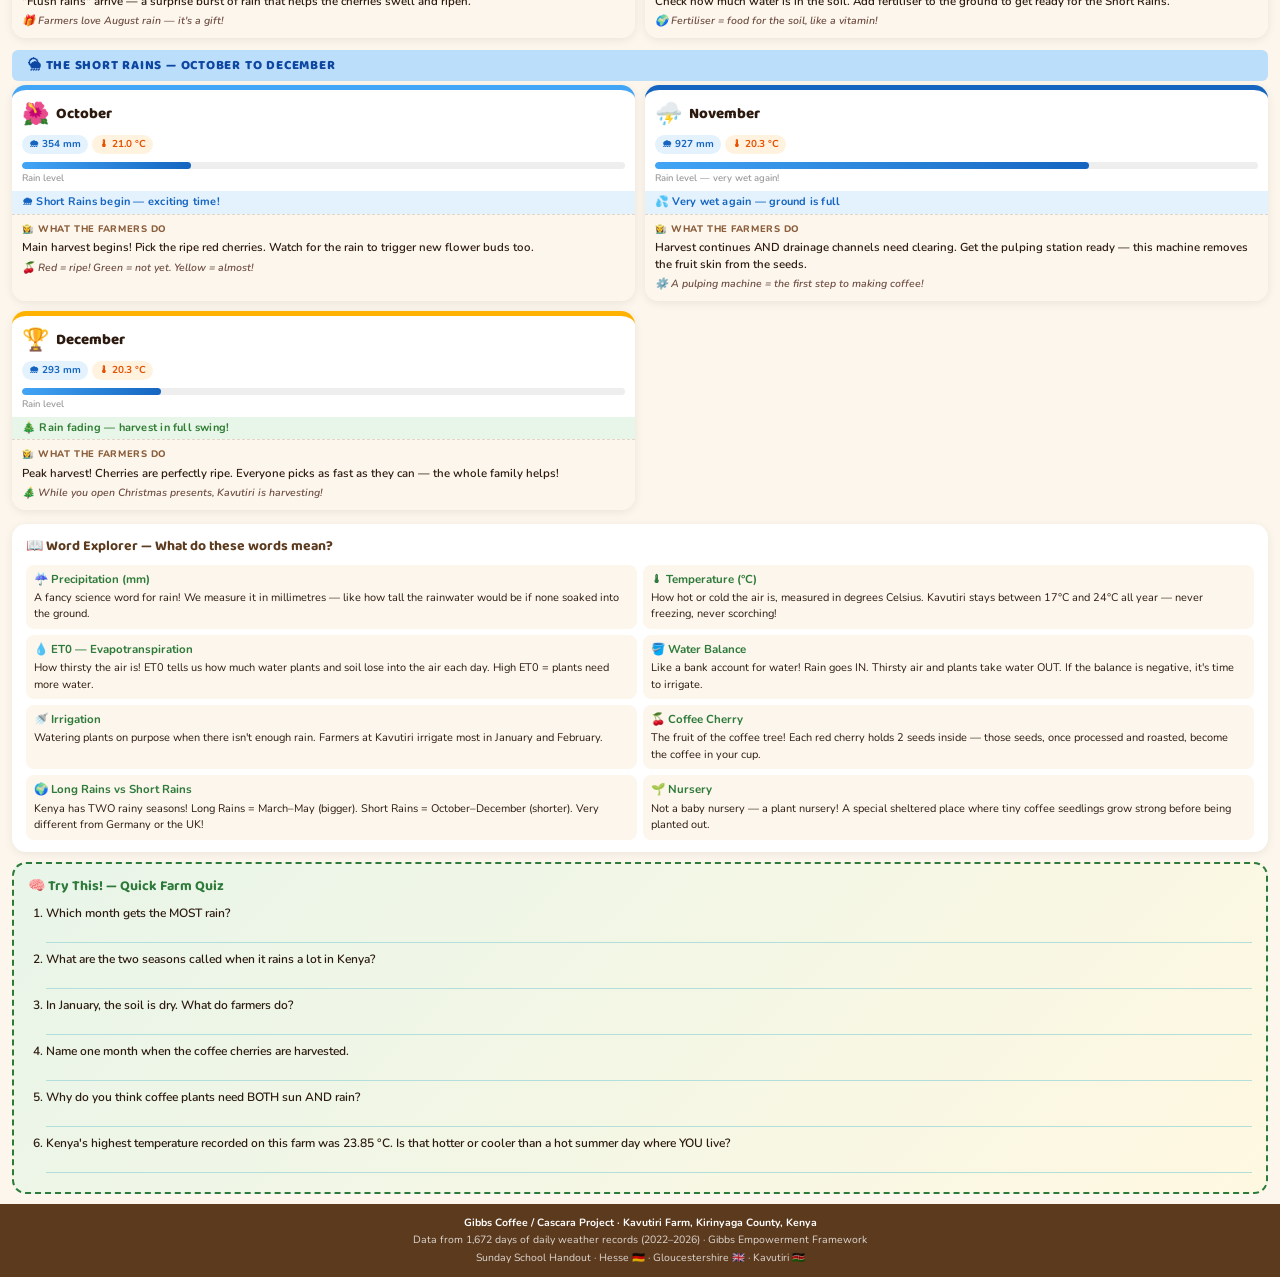
<file: kavutiri_farm_calendar_kids (1).html>
<!DOCTYPE html>
<html lang="en">
<head>
<meta charset="UTF-8">
<meta name="viewport" content="width=device-width, initial-scale=1.0">
<title>Kavutiri Farm — A Year on the Coffee Farm</title>
<style>
  @import url('https://fonts.googleapis.com/css2?family=Baloo+2:wght@400;600;800&family=Nunito:wght@400;600;700&display=swap');

  :root {
    --soil:     #5C3A1E;
    --bark:     #8B5E3C;
    --leaf:     #2D7A3A;
    --leaf-lt:  #4CAF61;
    --cherry:   #C0392B;
    --cherry-lt:#E74C3C;
    --sky:      #2980B9;
    --sky-lt:   #5DADE2;
    --sun:      #F1C40F;
    --sun-lt:   #F9E547;
    --cream:    #FDF6EC;
    --ink:      #2C1A0E;
    --mist:     #EAF4FF;
  }

  * { box-sizing: border-box; margin: 0; padding: 0; }

  body {
    font-family: 'Nunito', sans-serif;
    background: var(--cream);
    color: var(--ink);
    font-size: 14px;
    line-height: 1.5;
  }

  /* ── COVER ─────────────────────────────────────── */
  .cover {
    background: linear-gradient(160deg, #1B6B30 0%, #2D7A3A 45%, #5C3A1E 100%);
    color: white;
    text-align: center;
    padding: 32px 24px 28px;
    position: relative;
    overflow: hidden;
  }
  .cover::before {
    content: '';
    position: absolute; inset: 0;
    background: url("data:image/svg+xml,%3Csvg width='60' height='60' viewBox='0 0 60 60' xmlns='http://www.w3.org/2000/svg'%3E%3Cg fill='none' stroke='rgba(255,255,255,0.06)' stroke-width='1'%3E%3Ccircle cx='30' cy='30' r='20'/%3E%3Ccircle cx='30' cy='30' r='10'/%3E%3C/g%3E%3C/svg%3E");
    background-size: 60px 60px;
  }
  .cover-emoji { font-size: 52px; display: block; margin-bottom: 8px; }
  .cover h1 {
    font-family: 'Baloo 2', cursive;
    font-size: 26px;
    font-weight: 800;
    text-shadow: 0 2px 8px rgba(0,0,0,0.4);
    line-height: 1.2;
    margin-bottom: 6px;
  }
  .cover .subtitle {
    font-size: 13px;
    opacity: 0.88;
    font-weight: 600;
    letter-spacing: 0.03em;
  }
  .cover .flags {
    margin-top: 12px;
    font-size: 26px;
    letter-spacing: 4px;
  }
  .cover .tagline {
    margin-top: 10px;
    background: rgba(255,255,255,0.15);
    border-radius: 20px;
    display: inline-block;
    padding: 4px 14px;
    font-size: 12px;
    font-weight: 700;
    letter-spacing: 0.04em;
  }

  /* ── INTRO BOX ───────────────────────────────────── */
  .intro {
    background: white;
    margin: 14px 12px;
    border-radius: 14px;
    padding: 14px 16px;
    border-left: 5px solid var(--leaf);
    box-shadow: 0 2px 10px rgba(0,0,0,0.07);
  }
  .intro h2 {
    font-family: 'Baloo 2', cursive;
    font-size: 15px;
    color: var(--leaf);
    margin-bottom: 6px;
  }
  .intro p { font-size: 13px; margin-bottom: 6px; }
  .intro p:last-child { margin-bottom: 0; }

  /* ── LEGEND ───────────────────────────────────────── */
  .legend {
    display: flex;
    flex-wrap: wrap;
    gap: 6px;
    margin: 0 12px 12px;
  }
  .legend-item {
    display: flex; align-items: center; gap: 5px;
    background: white;
    border-radius: 20px;
    padding: 4px 10px;
    font-size: 11.5px;
    font-weight: 700;
    box-shadow: 0 1px 5px rgba(0,0,0,0.09);
  }
  .dot { width: 10px; height: 10px; border-radius: 50%; flex-shrink: 0; }

  /* ── SEASON HEADERS ───────────────────────────────── */
  .season-header {
    font-family: 'Baloo 2', cursive;
    font-size: 13px;
    font-weight: 800;
    letter-spacing: 0.06em;
    text-transform: uppercase;
    padding: 6px 16px;
    margin: 6px 12px 4px;
    border-radius: 6px;
    display: flex;
    align-items: center;
    gap: 7px;
  }
  .season-header.long-rains  { background: #D6EFD8; color: #1B5E20; }
  .season-header.short-rains { background: #BBDEFB; color: #0D47A1; }
  .season-header.cool-dry    { background: #FFF8E1; color: #E65100; }
  .season-header.hot-dry     { background: #FCE4EC; color: #880E4F; }

  /* ── MONTH CARDS ──────────────────────────────────── */
  .months-grid {
    display: grid;
    grid-template-columns: 1fr 1fr;
    gap: 10px;
    padding: 0 12px 6px;
  }

  .month-card {
    background: white;
    border-radius: 14px;
    overflow: hidden;
    box-shadow: 0 2px 10px rgba(0,0,0,0.08);
    border-top: 5px solid var(--leaf);
    display: flex;
    flex-direction: column;
  }

  .month-card.rain-high  { border-top-color: #1565C0; }
  .month-card.rain-med   { border-top-color: #42A5F5; }
  .month-card.rain-low   { border-top-color: #FFB300; }
  .month-card.rain-dry   { border-top-color: #EF6C00; }

  .month-head {
    padding: 8px 10px 4px;
    display: flex;
    align-items: center;
    gap: 7px;
  }
  .month-emoji { font-size: 22px; }
  .month-name {
    font-family: 'Baloo 2', cursive;
    font-size: 15px;
    font-weight: 800;
    color: var(--ink);
  }

  .month-badges {
    display: flex;
    flex-wrap: wrap;
    gap: 4px;
    padding: 0 10px 6px;
  }
  .badge {
    font-size: 10px;
    font-weight: 700;
    padding: 2px 7px;
    border-radius: 10px;
    display: inline-flex;
    align-items: center;
    gap: 3px;
  }
  .badge.rain  { background: #E3F2FD; color: #1565C0; }
  .badge.temp  { background: #FFF3E0; color: #E65100; }
  .badge.water { background: #E8F5E9; color: #2E7D32; }

  .month-status {
    font-size: 11px;
    font-weight: 700;
    padding: 3px 10px;
    letter-spacing: 0.02em;
  }
  .status-dry     { background: #FFF3E0; color: #E65100; }
  .status-wet     { background: #E3F2FD; color: #1565C0; }
  .status-balance { background: #F3E5F5; color: #6A1B9A; }
  .status-ok      { background: #E8F5E9; color: #2E7D32; }

  .month-action {
    background: var(--cream);
    padding: 7px 10px 9px;
    flex: 1;
    border-top: 1px dashed #E0D6CA;
  }
  .month-action .label {
    font-size: 9.5px;
    font-weight: 800;
    letter-spacing: 0.06em;
    text-transform: uppercase;
    color: var(--bark);
    margin-bottom: 3px;
  }
  .month-action p {
    font-size: 11.5px;
    font-weight: 600;
    color: var(--ink);
    line-height: 1.45;
  }
  .month-action .fun-note {
    margin-top: 4px;
    font-size: 10.5px;
    color: #6D4C41;
    font-style: italic;
  }

  /* ── WATER METER ───────────────────────────────────── */
  .rain-bar-wrap {
    padding: 2px 10px 6px;
  }
  .rain-bar-track {
    height: 7px;
    background: #EEE;
    border-radius: 4px;
    overflow: hidden;
  }
  .rain-bar-fill {
    height: 100%;
    border-radius: 4px;
    background: linear-gradient(90deg, #42A5F5, #1565C0);
    transition: width 0.3s;
  }
  .rain-bar-label {
    font-size: 9.5px;
    color: #999;
    margin-top: 2px;
    font-weight: 600;
  }

  /* ── GLOSSARY ───────────────────────────────────────── */
  .glossary {
    margin: 8px 12px 10px;
    background: white;
    border-radius: 14px;
    padding: 12px 14px;
    box-shadow: 0 2px 10px rgba(0,0,0,0.07);
  }
  .glossary h2 {
    font-family: 'Baloo 2', cursive;
    font-size: 14px;
    color: var(--soil);
    margin-bottom: 8px;
  }
  .glossary-grid {
    display: grid;
    grid-template-columns: 1fr 1fr;
    gap: 6px;
  }
  .glossary-item {
    background: var(--cream);
    border-radius: 8px;
    padding: 6px 8px;
    font-size: 11px;
  }
  .glossary-item strong {
    display: block;
    font-size: 11.5px;
    color: var(--leaf);
    margin-bottom: 2px;
  }

  /* ── QUIZ ───────────────────────────────────────────── */
  .quiz {
    margin: 0 12px 10px;
    background: linear-gradient(135deg, #E8F5E9, #FFF8E1);
    border-radius: 14px;
    padding: 12px 14px;
    border: 2px dashed var(--leaf);
  }
  .quiz h2 {
    font-family: 'Baloo 2', cursive;
    font-size: 14px;
    color: var(--leaf);
    margin-bottom: 7px;
  }
  .quiz ol {
    padding-left: 18px;
  }
  .quiz li {
    font-size: 12px;
    margin-bottom: 7px;
    font-weight: 600;
  }
  .quiz .answer-space {
    border-bottom: 1.5px solid #B2DFDB;
    margin-top: 3px;
    height: 18px;
    display: block;
  }

  /* ── FOOTER ─────────────────────────────────────────── */
  .footer {
    background: var(--soil);
    color: rgba(255,255,255,0.8);
    text-align: center;
    padding: 10px 16px;
    font-size: 10.5px;
    line-height: 1.7;
  }
  .footer strong { color: white; }

  /* ── PRINT ───────────────────────────────────────────── */
  @media print {
    body { background: white; }
    .cover { -webkit-print-color-adjust: exact; print-color-adjust: exact; }
    .month-card, .season-header, .badge, .glossary, .quiz, .footer {
      -webkit-print-color-adjust: exact; print-color-adjust: exact;
    }
  }
</style>
</head>
<body>

<!-- COVER -->
<div class="cover">
  <span class="cover-emoji">☕🌿🍒</span>
  <h1>A Year on the Coffee Farm</h1>
  <div class="subtitle">Kavutiri Farm · Kirinyaga County, Kenya</div>
  <div class="flags">🇩🇪 🇬🇧 🇰🇪</div>
  <div class="tagline">Sunday School Discovery Handout · Ages 8–11</div>
</div>

<!-- INTRO -->
<div class="intro">
  <h2>🌍 Hello from Three Countries!</h2>
  <p>Whether you are reading this in <strong>Hesse (Germany)</strong>, <strong>Gloucestershire (UK)</strong>, or right here in <strong>Kavutiri, Kenya</strong> — you are all connected to the same amazing farm where real coffee cherries grow!</p>
  <p>This farm sits in the highlands of Kenya at about 1,600 metres above sea level. That's higher than most mountains in the UK! The farmers here watch the weather <strong>every single day</strong> to know when to water, when to harvest, and when to protect their plants. Let's follow the farm through its whole year! 🗓️</p>
</div>

<!-- LEGEND -->
<div class="legend">
  <div class="legend-item"><span class="dot" style="background:#1565C0"></span>Lots of rain</div>
  <div class="legend-item"><span class="dot" style="background:#42A5F5"></span>Some rain</div>
  <div class="legend-item"><span class="dot" style="background:#FFB300"></span>A little rain</div>
  <div class="legend-item"><span class="dot" style="background:#EF6C00"></span>Very dry</div>
  <div class="legend-item"><span class="dot" style="background:#C0392B"></span>Harvest time!</div>
</div>

<!-- ────── HOT DRY SEASON ────── -->
<div class="season-header hot-dry">☀️ Dry &amp; Warm Season — Jan to Feb</div>

<div class="months-grid">

  <!-- JANUARY -->
  <div class="month-card rain-dry">
    <div class="month-head">
      <span class="month-emoji">🌵</span>
      <span class="month-name">January</span>
    </div>
    <div class="month-badges">
      <span class="badge rain">🌧 239 mm</span>
      <span class="badge temp">🌡 20.7 °C</span>
    </div>
    <div class="rain-bar-wrap">
      <div class="rain-bar-track"><div class="rain-bar-fill" style="width:19%"></div></div>
      <div class="rain-bar-label">Rain level (out of max 1,280 mm)</div>
    </div>
    <div class="month-status status-dry">💧 Thirsty time — soil is drying out</div>
    <div class="month-action">
      <div class="label">👩‍🌾 What the farmers do</div>
      <p>Water the plants by hand (irrigation). Get tiny seedlings ready in the nursery.</p>
      <p class="fun-note">☁️ Germany &amp; UK: You might have snow right now!</p>
    </div>
  </div>

  <!-- FEBRUARY -->
  <div class="month-card rain-dry">
    <div class="month-head">
      <span class="month-emoji">🌸</span>
      <span class="month-name">February</span>
    </div>
    <div class="month-badges">
      <span class="badge rain">🌧 331 mm</span>
      <span class="badge temp">🌡 21.8 °C</span>
    </div>
    <div class="rain-bar-wrap">
      <div class="rain-bar-track"><div class="rain-bar-fill" style="width:26%"></div></div>
      <div class="rain-bar-label">Rain level</div>
    </div>
    <div class="month-status status-dry">🔆 Hottest month — plants need the most water</div>
    <div class="month-action">
      <div class="label">👩‍🌾 What the farmers do</div>
      <p>Keep watering lots — this is the driest, hottest month. Watch closely for the first tiny white flowers on the coffee trees!</p>
      <p class="fun-note">🌸 Coffee flowers smell like jasmine. Amazing!</p>
    </div>
  </div>

</div><!-- /months-grid -->

<!-- ────── LONG RAINS ────── -->
<div class="season-header long-rains">🌧 The Long Rains — March to May</div>

<div class="months-grid">

  <!-- MARCH -->
  <div class="month-card rain-med">
    <div class="month-head">
      <span class="month-emoji">🌱</span>
      <span class="month-name">March</span>
    </div>
    <div class="month-badges">
      <span class="badge rain">🌧 630 mm</span>
      <span class="badge temp">🌡 21.8 °C</span>
    </div>
    <div class="rain-bar-wrap">
      <div class="rain-bar-track"><div class="rain-bar-fill" style="width:49%"></div></div>
      <div class="rain-bar-label">Rain level</div>
    </div>
    <div class="month-status status-wet">🎉 Rain is arriving! Soil is filling up with water</div>
    <div class="month-action">
      <div class="label">👩‍🌾 What the farmers do</div>
      <p>Stop watering — the sky is doing it! Watch out for plant diseases that love the wet weather.</p>
      <p class="fun-note">🌿 New leaves shoot out everywhere this month.</p>
    </div>
  </div>

  <!-- APRIL -->
  <div class="month-card rain-high">
    <div class="month-head">
      <span class="month-emoji">🌊</span>
      <span class="month-name">April</span>
    </div>
    <div class="month-badges">
      <span class="badge rain">🌧 1,280 mm</span>
      <span class="badge temp">🌡 20.9 °C</span>
    </div>
    <div class="rain-bar-wrap">
      <div class="rain-bar-track"><div class="rain-bar-fill" style="width:100%"></div></div>
      <div class="rain-bar-label">Rain level — the WET month!</div>
    </div>
    <div class="month-status status-wet">💦 SOAKING! Soil is full — water is running off</div>
    <div class="month-action">
      <div class="label">👩‍🌾 What the farmers do</div>
      <p>Dig channels so extra water doesn't wash away the good soil. Very busy with erosion control!</p>
      <p class="fun-note">🌧 April gets MORE rain than the UK gets ALL YEAR!</p>
    </div>
  </div>

  <!-- MAY -->
  <div class="month-card rain-med">
    <div class="month-head">
      <span class="month-emoji">🍒</span>
      <span class="month-name">May</span>
    </div>
    <div class="month-badges">
      <span class="badge rain">🌧 586 mm</span>
      <span class="badge temp">🌡 20.5 °C</span>
    </div>
    <div class="rain-bar-wrap">
      <div class="rain-bar-track"><div class="rain-bar-fill" style="width:46%"></div></div>
      <div class="rain-bar-label">Rain level</div>
    </div>
    <div class="month-status status-ok">✅ Rain slowing down — still plenty in the soil</div>
    <div class="month-action">
      <div class="label">👩‍🌾 What the farmers do</div>
      <p>The Long Rains are ending. Coffee cherries are growing bigger every day!</p>
      <p class="fun-note">🍒 A coffee cherry takes 5–6 months to ripen.</p>
    </div>
  </div>

</div>

<!-- ────── COOL DRY ────── -->
<div class="season-header cool-dry">🌬 Cool &amp; Dry Season — June to September</div>

<div class="months-grid">

  <!-- JUNE -->
  <div class="month-card rain-low">
    <div class="month-head">
      <span class="month-emoji">🌬️</span>
      <span class="month-name">June</span>
    </div>
    <div class="month-badges">
      <span class="badge rain">🌧 206 mm</span>
      <span class="badge temp">🌡 19.4 °C</span>
    </div>
    <div class="rain-bar-wrap">
      <div class="rain-bar-track"><div class="rain-bar-fill" style="width:16%"></div></div>
      <div class="rain-bar-label">Rain level</div>
    </div>
    <div class="month-status status-dry">🌤 Getting drier — a little extra watering needed</div>
    <div class="month-action">
      <div class="label">👩‍🌾 What the farmers do</div>
      <p>Start light watering again. Watch out for the coffee berry borer — a tiny beetle that can damage the cherries!</p>
      <p class="fun-note">🐛 Farmers look out for tiny beetles called CBB.</p>
    </div>
  </div>

  <!-- JULY -->
  <div class="month-card rain-low">
    <div class="month-head">
      <span class="month-emoji">😴</span>
      <span class="month-name">July</span>
    </div>
    <div class="month-badges">
      <span class="badge rain">🌧 305 mm</span>
      <span class="badge temp">🌡 18.8 °C</span>
    </div>
    <div class="rain-bar-wrap">
      <div class="rain-bar-track"><div class="rain-bar-fill" style="width:24%"></div></div>
      <div class="rain-bar-label">Rain level</div>
    </div>
    <div class="month-status status-balance">🌿 Balanced — rain and thirst nearly equal</div>
    <div class="month-action">
      <div class="label">👩‍🌾 What the farmers do</div>
      <p>Very little irrigation needed! The plants are resting and growing slowly. Coolest month of the year.</p>
      <p class="fun-note">❄️ Kenyans call this cool season "Julai" (July)!</p>
    </div>
  </div>

  <!-- AUGUST -->
  <div class="month-card rain-low">
    <div class="month-head">
      <span class="month-emoji">🌦️</span>
      <span class="month-name">August</span>
    </div>
    <div class="month-badges">
      <span class="badge rain">🌧 472 mm</span>
      <span class="badge temp">🌡 18.8 °C</span>
    </div>
    <div class="rain-bar-wrap">
      <div class="rain-bar-track"><div class="rain-bar-fill" style="width:37%"></div></div>
      <div class="rain-bar-label">Rain level</div>
    </div>
    <div class="month-status status-ok">💧 Surprise rain! Soil getting a good drink</div>
    <div class="month-action">
      <div class="label">👩‍🌾 What the farmers do</div>
      <p>"Flush rains" arrive — a surprise burst of rain that helps the cherries swell and ripen.</p>
      <p class="fun-note">🎁 Farmers love August rain — it's a gift!</p>
    </div>
  </div>

  <!-- SEPTEMBER -->
  <div class="month-card rain-low">
    <div class="month-head">
      <span class="month-emoji">🌤️</span>
      <span class="month-name">September</span>
    </div>
    <div class="month-badges">
      <span class="badge rain">🌧 280 mm</span>
      <span class="badge temp">🌡 20.2 °C</span>
    </div>
    <div class="rain-bar-wrap">
      <div class="rain-bar-track"><div class="rain-bar-fill" style="width:22%"></div></div>
      <div class="rain-bar-label">Rain level</div>
    </div>
    <div class="month-status status-balance">🔄 In-between season — farmers watch carefully</div>
    <div class="month-action">
      <div class="label">👩‍🌾 What the farmers do</div>
      <p>Check how much water is in the soil. Add fertiliser to the ground to get ready for the Short Rains.</p>
      <p class="fun-note">🌍 Fertiliser = food for the soil, like a vitamin!</p>
    </div>
  </div>

</div>

<!-- ────── SHORT RAINS ────── -->
<div class="season-header short-rains">🌦 The Short Rains — October to December</div>

<div class="months-grid">

  <!-- OCTOBER -->
  <div class="month-card rain-med">
    <div class="month-head">
      <span class="month-emoji">🌺</span>
      <span class="month-name">October</span>
    </div>
    <div class="month-badges">
      <span class="badge rain">🌧 354 mm</span>
      <span class="badge temp">🌡 21.0 °C</span>
    </div>
    <div class="rain-bar-wrap">
      <div class="rain-bar-track"><div class="rain-bar-fill" style="width:28%"></div></div>
      <div class="rain-bar-label">Rain level</div>
    </div>
    <div class="month-status status-wet">🌧 Short Rains begin — exciting time!</div>
    <div class="month-action">
      <div class="label">👩‍🌾 What the farmers do</div>
      <p>Main harvest begins! Pick the ripe red cherries. Watch for the rain to trigger new flower buds too.</p>
      <p class="fun-note">🍒 Red = ripe! Green = not yet. Yellow = almost!</p>
    </div>
  </div>

  <!-- NOVEMBER -->
  <div class="month-card rain-high">
    <div class="month-head">
      <span class="month-emoji">⛈️</span>
      <span class="month-name">November</span>
    </div>
    <div class="month-badges">
      <span class="badge rain">🌧 927 mm</span>
      <span class="badge temp">🌡 20.3 °C</span>
    </div>
    <div class="rain-bar-wrap">
      <div class="rain-bar-track"><div class="rain-bar-fill" style="width:72%"></div></div>
      <div class="rain-bar-label">Rain level — very wet again!</div>
    </div>
    <div class="month-status status-wet">💦 Very wet again — ground is full</div>
    <div class="month-action">
      <div class="label">👩‍🌾 What the farmers do</div>
      <p>Harvest continues AND drainage channels need clearing. Get the pulping station ready — this machine removes the fruit skin from the seeds.</p>
      <p class="fun-note">⚙️ A pulping machine = the first step to making coffee!</p>
    </div>
  </div>

  <!-- DECEMBER -->
  <div class="month-card rain-low">
    <div class="month-head">
      <span class="month-emoji">🏆</span>
      <span class="month-name">December</span>
    </div>
    <div class="month-badges">
      <span class="badge rain">🌧 293 mm</span>
      <span class="badge temp">🌡 20.3 °C</span>
    </div>
    <div class="rain-bar-wrap">
      <div class="rain-bar-track"><div class="rain-bar-fill" style="width:23%"></div></div>
      <div class="rain-bar-label">Rain level</div>
    </div>
    <div class="month-status status-ok">🎄 Rain fading — harvest in full swing!</div>
    <div class="month-action">
      <div class="label">👩‍🌾 What the farmers do</div>
      <p>Peak harvest! Cherries are perfectly ripe. Everyone picks as fast as they can — the whole family helps!</p>
      <p class="fun-note">🎄 While you open Christmas presents, Kavutiri is harvesting!</p>
    </div>
  </div>

</div>

<!-- GLOSSARY -->
<div class="glossary">
  <h2>📖 Word Explorer — What do these words mean?</h2>
  <div class="glossary-grid">
    <div class="glossary-item">
      <strong>☔ Precipitation (mm)</strong>
      A fancy science word for rain! We measure it in millimetres — like how tall the rainwater would be if none soaked into the ground.
    </div>
    <div class="glossary-item">
      <strong>🌡 Temperature (°C)</strong>
      How hot or cold the air is, measured in degrees Celsius. Kavutiri stays between 17°C and 24°C all year — never freezing, never scorching!
    </div>
    <div class="glossary-item">
      <strong>💧 ET0 — Evapotranspiration</strong>
      How thirsty the air is! ET0 tells us how much water plants and soil lose into the air each day. High ET0 = plants need more water.
    </div>
    <div class="glossary-item">
      <strong>🪣 Water Balance</strong>
      Like a bank account for water! Rain goes IN. Thirsty air and plants take water OUT. If the balance is negative, it's time to irrigate.
    </div>
    <div class="glossary-item">
      <strong>🚿 Irrigation</strong>
      Watering plants on purpose when there isn't enough rain. Farmers at Kavutiri irrigate most in January and February.
    </div>
    <div class="glossary-item">
      <strong>🍒 Coffee Cherry</strong>
      The fruit of the coffee tree! Each red cherry holds 2 seeds inside — those seeds, once processed and roasted, become the coffee in your cup.
    </div>
    <div class="glossary-item">
      <strong>🌍 Long Rains vs Short Rains</strong>
      Kenya has TWO rainy seasons! Long Rains = March–May (bigger). Short Rains = October–December (shorter). Very different from Germany or the UK!
    </div>
    <div class="glossary-item">
      <strong>🌱 Nursery</strong>
      Not a baby nursery — a plant nursery! A special sheltered place where tiny coffee seedlings grow strong before being planted out.
    </div>
  </div>
</div>

<!-- QUIZ -->
<div class="quiz">
  <h2>🧠 Try This! — Quick Farm Quiz</h2>
  <ol>
    <li>Which month gets the MOST rain? <span class="answer-space"></span></li>
    <li>What are the two seasons called when it rains a lot in Kenya? <span class="answer-space"></span></li>
    <li>In January, the soil is dry. What do farmers do? <span class="answer-space"></span></li>
    <li>Name one month when the coffee cherries are harvested. <span class="answer-space"></span></li>
    <li>Why do you think coffee plants need BOTH sun AND rain? <span class="answer-space"></span></li>
    <li>Kenya's highest temperature recorded on this farm was 23.85 °C. Is that hotter or cooler than a hot summer day where YOU live? <span class="answer-space"></span></li>
  </ol>
</div>

<!-- FOOTER -->
<div class="footer">
  <strong>Gibbs Coffee / Cascara Project · Kavutiri Farm, Kirinyaga County, Kenya</strong><br>
  Data from 1,672 days of daily weather records (2022–2026) · Gibbs Empowerment Framework<br>
  Sunday School Handout · Hesse 🇩🇪 · Gloucestershire 🇬🇧 · Kavutiri 🇰🇪
</div>

</body>
</html>
</file>
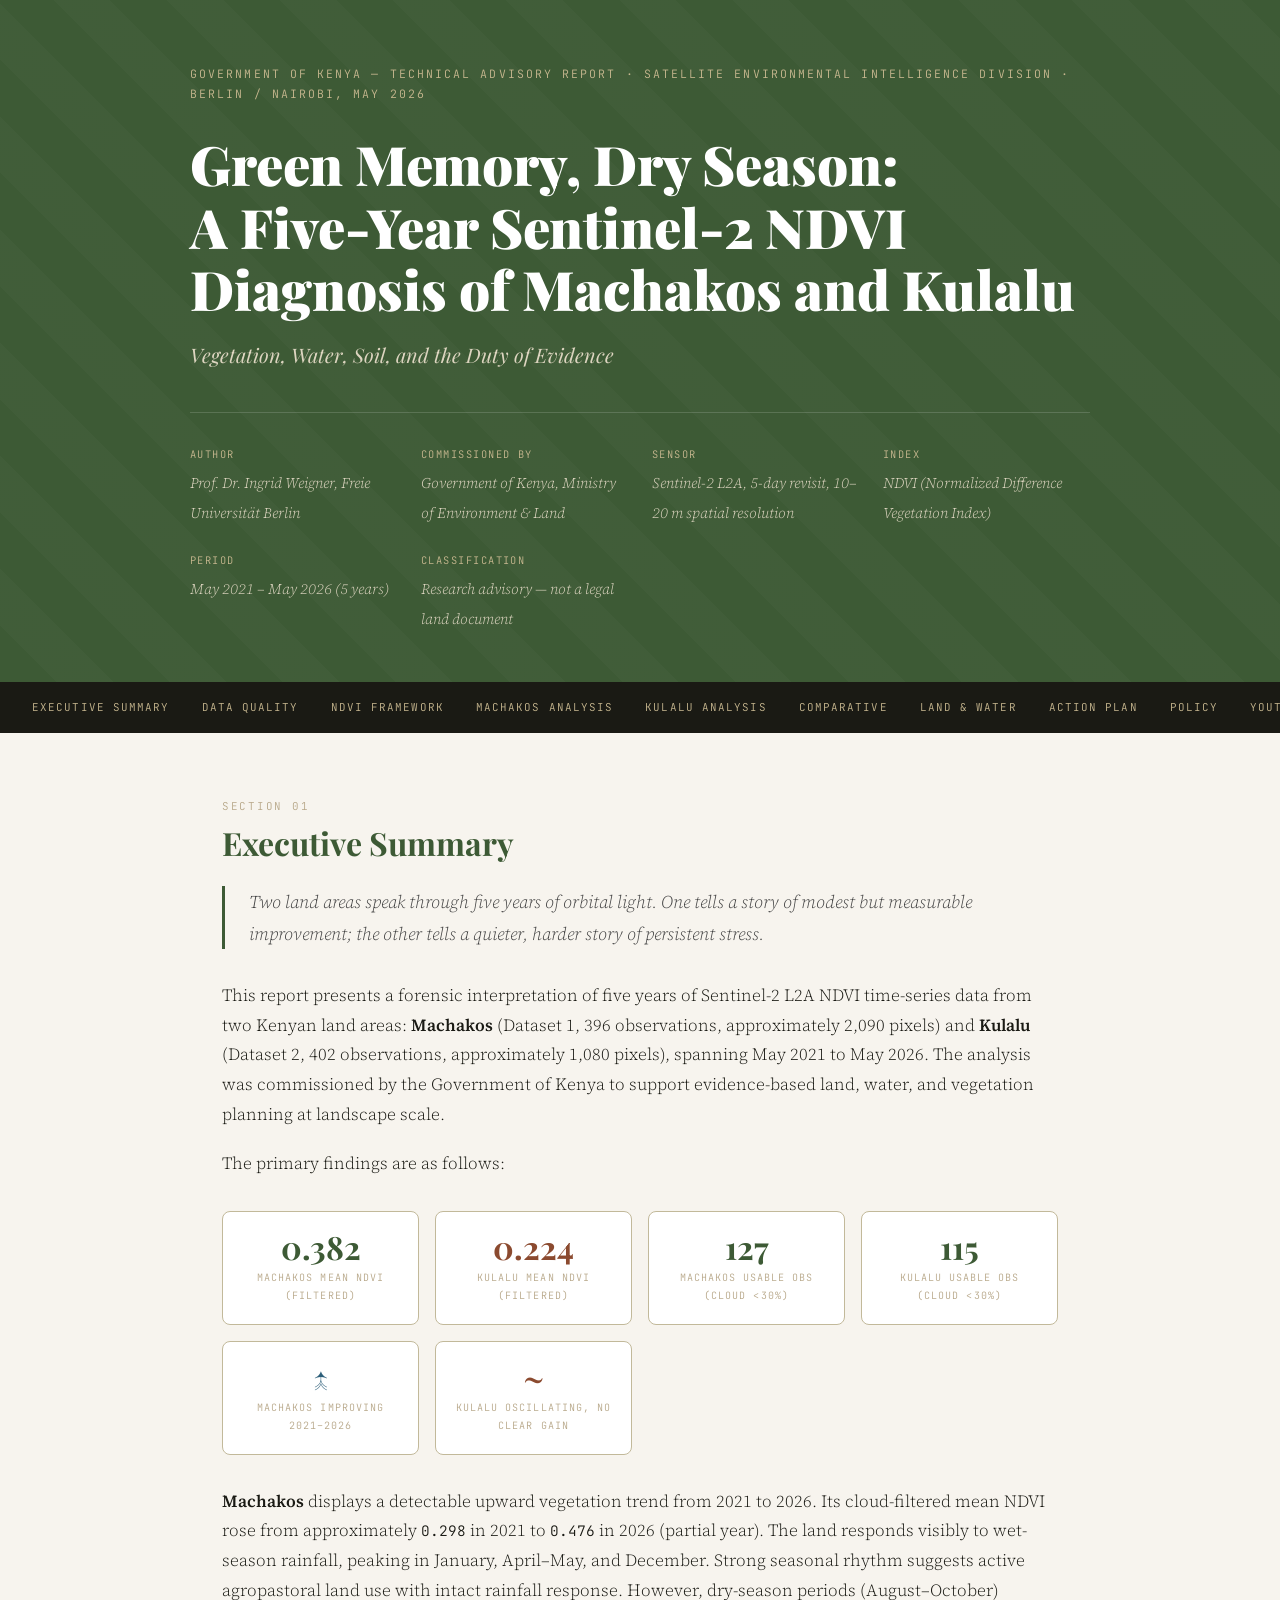
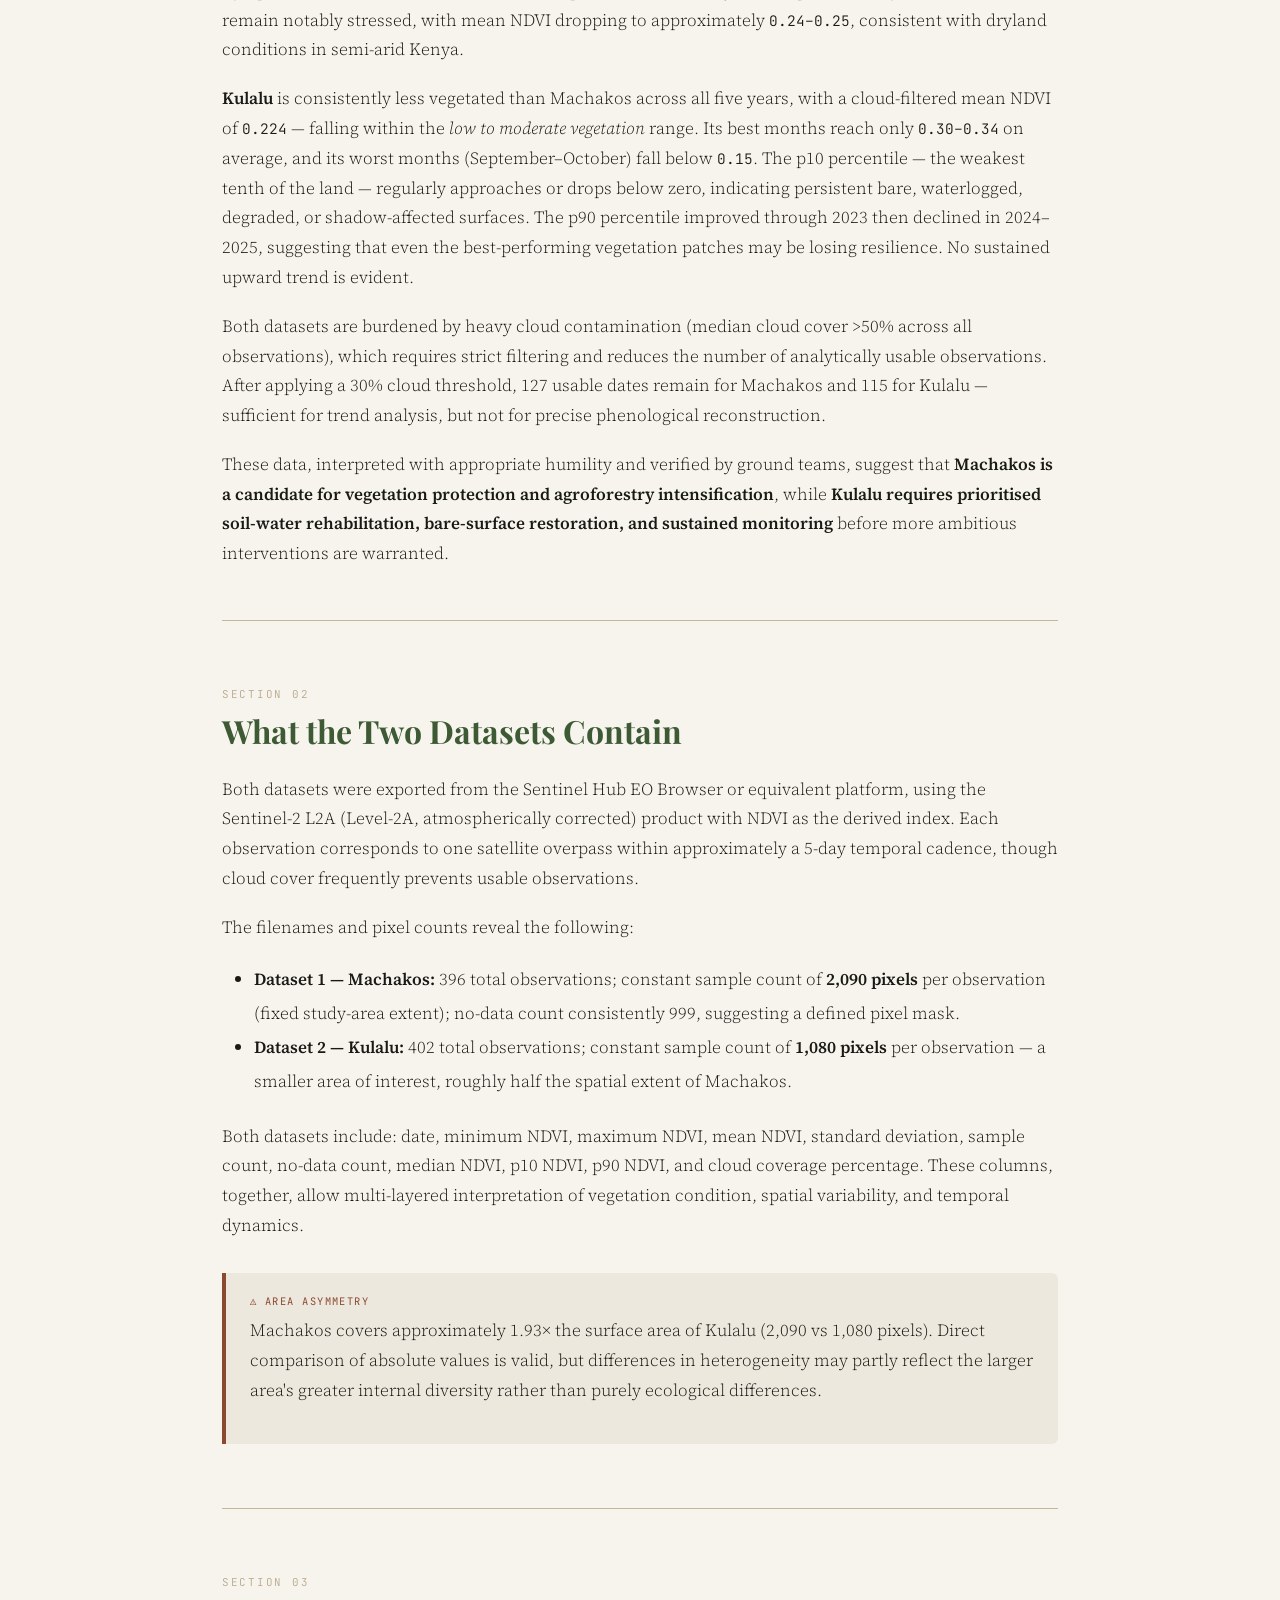
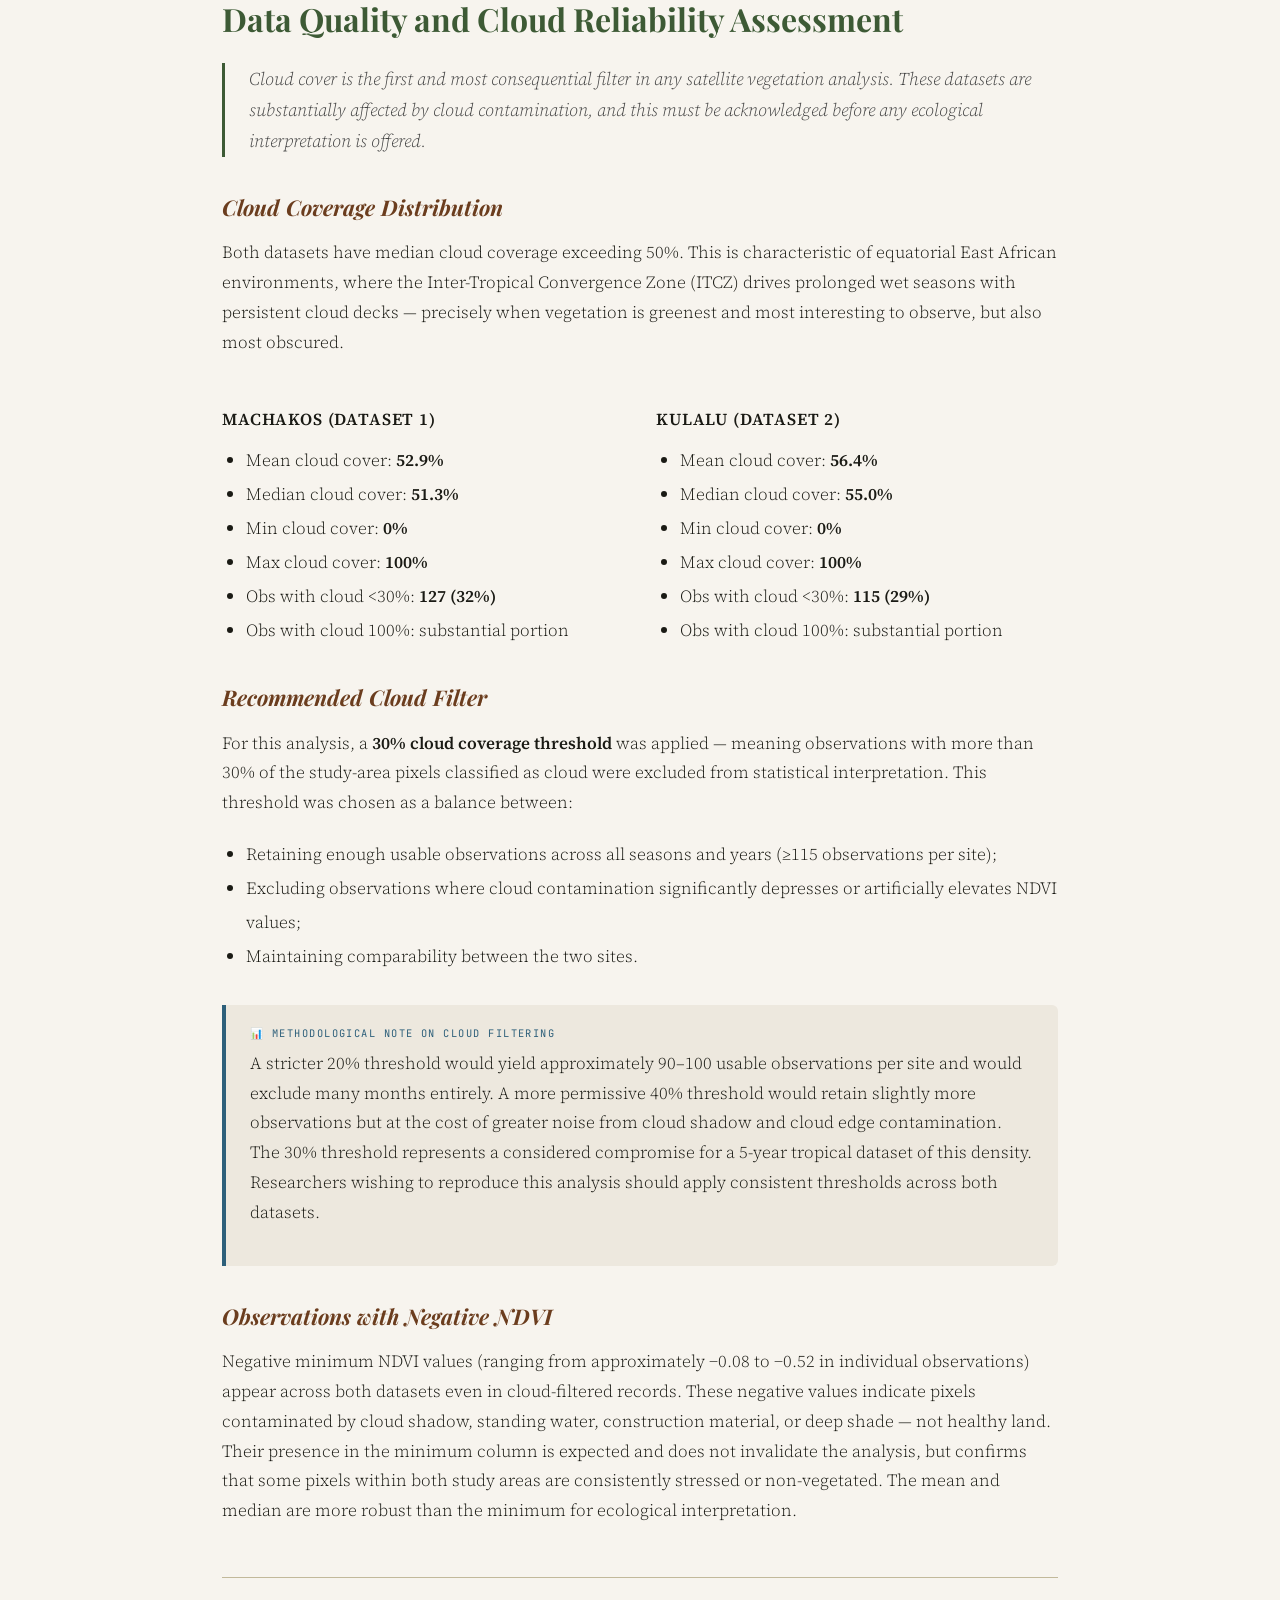
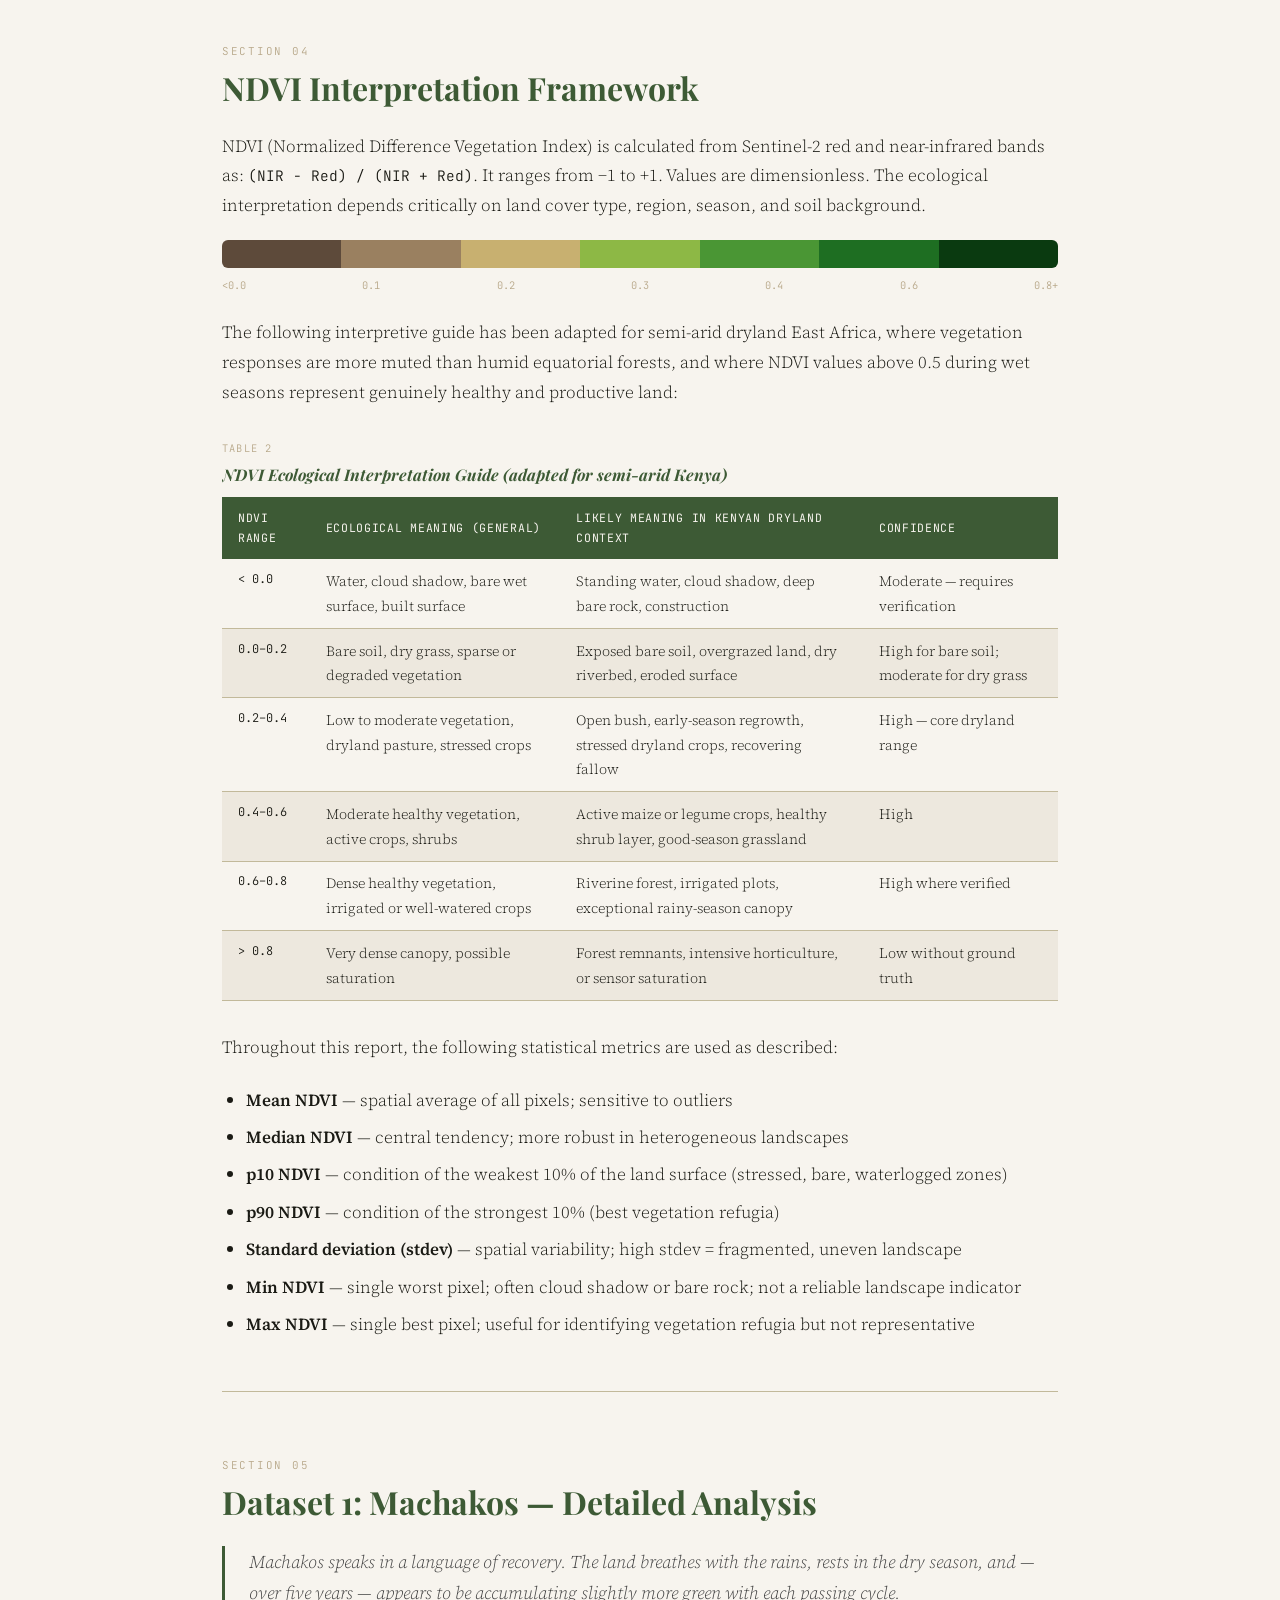
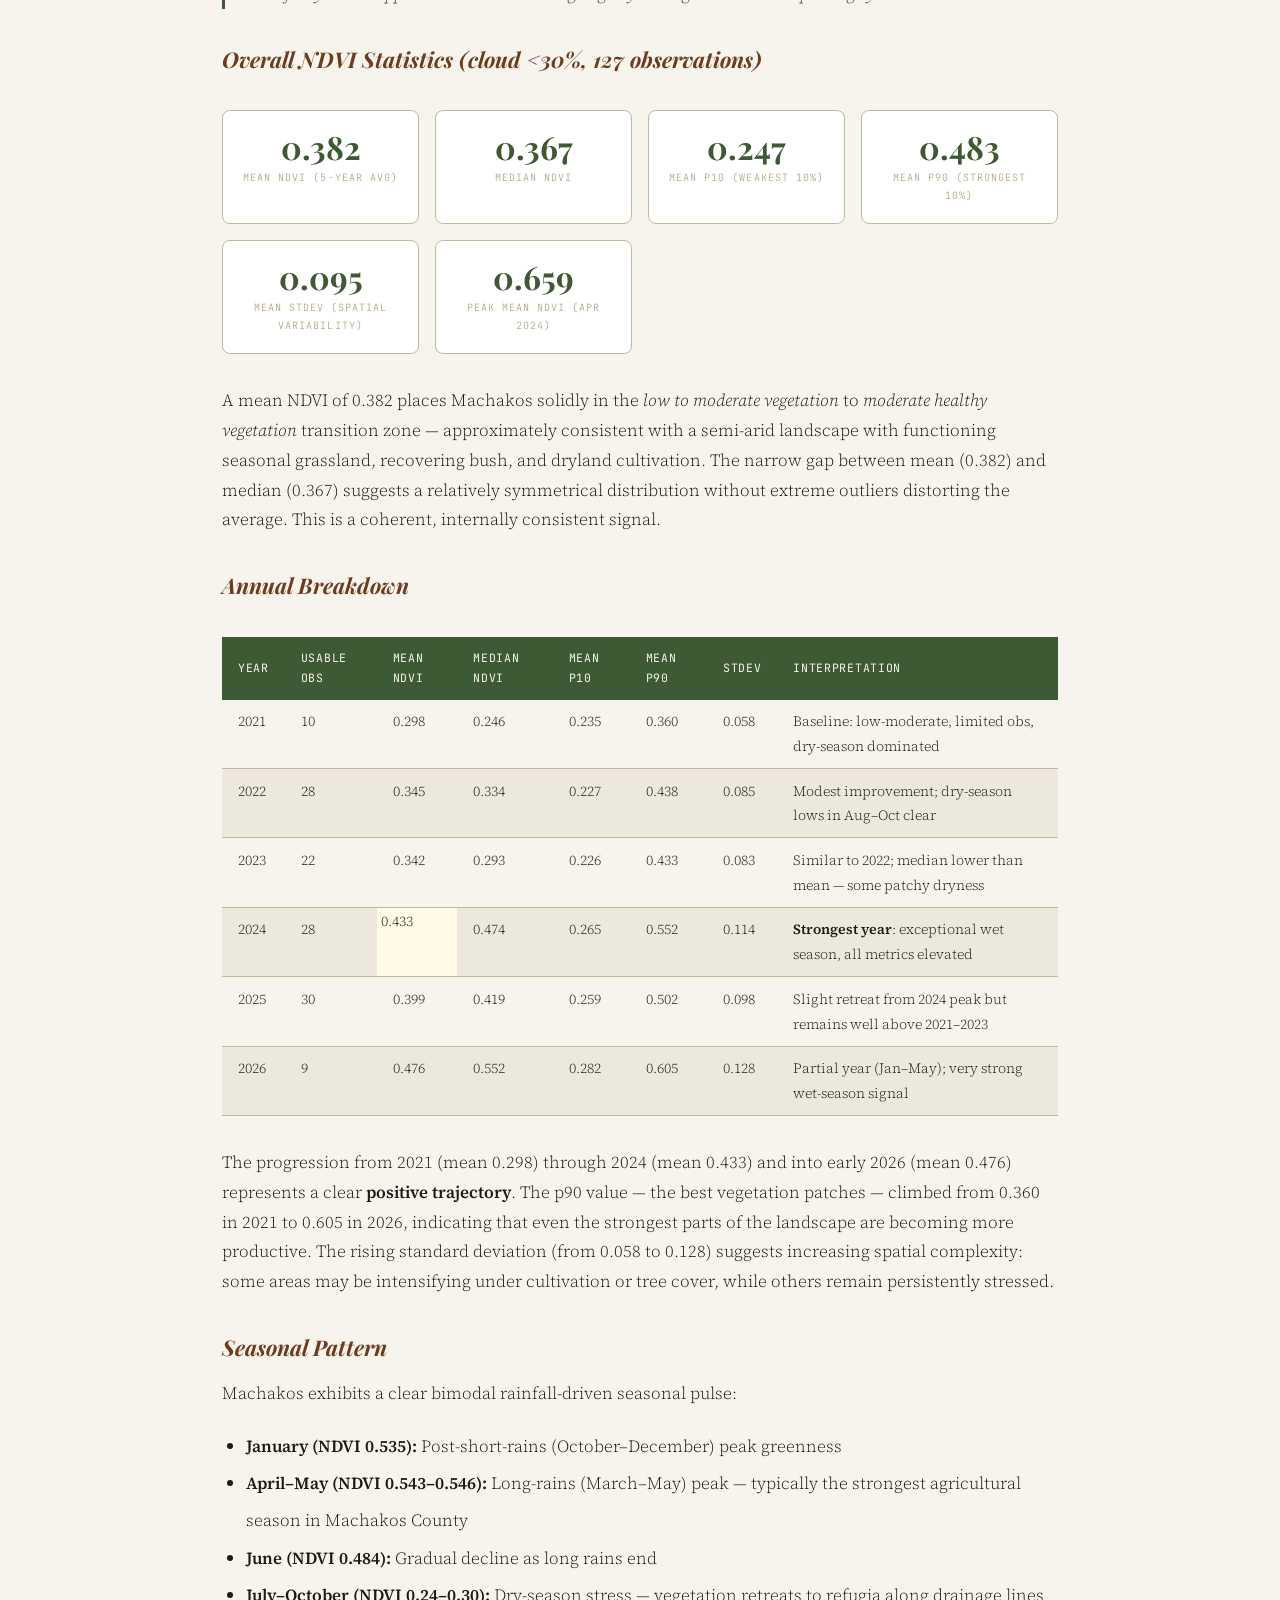
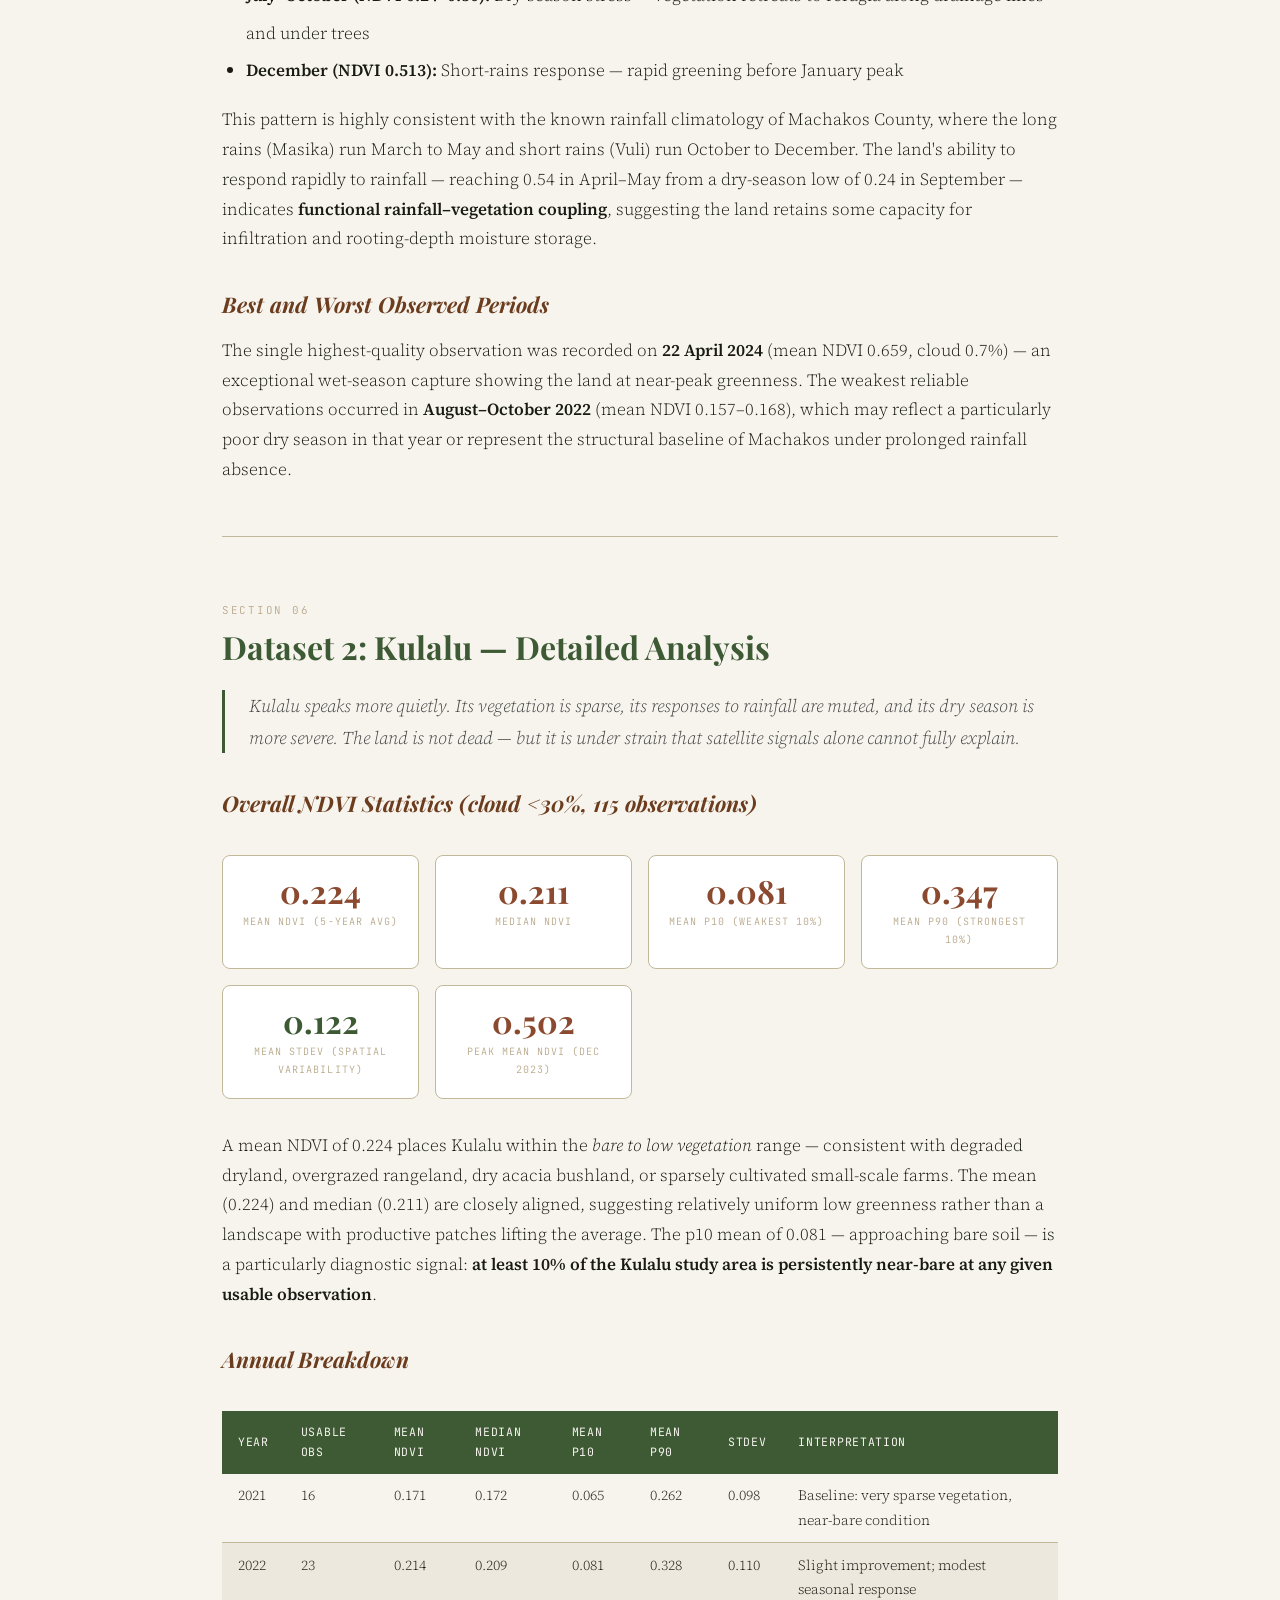
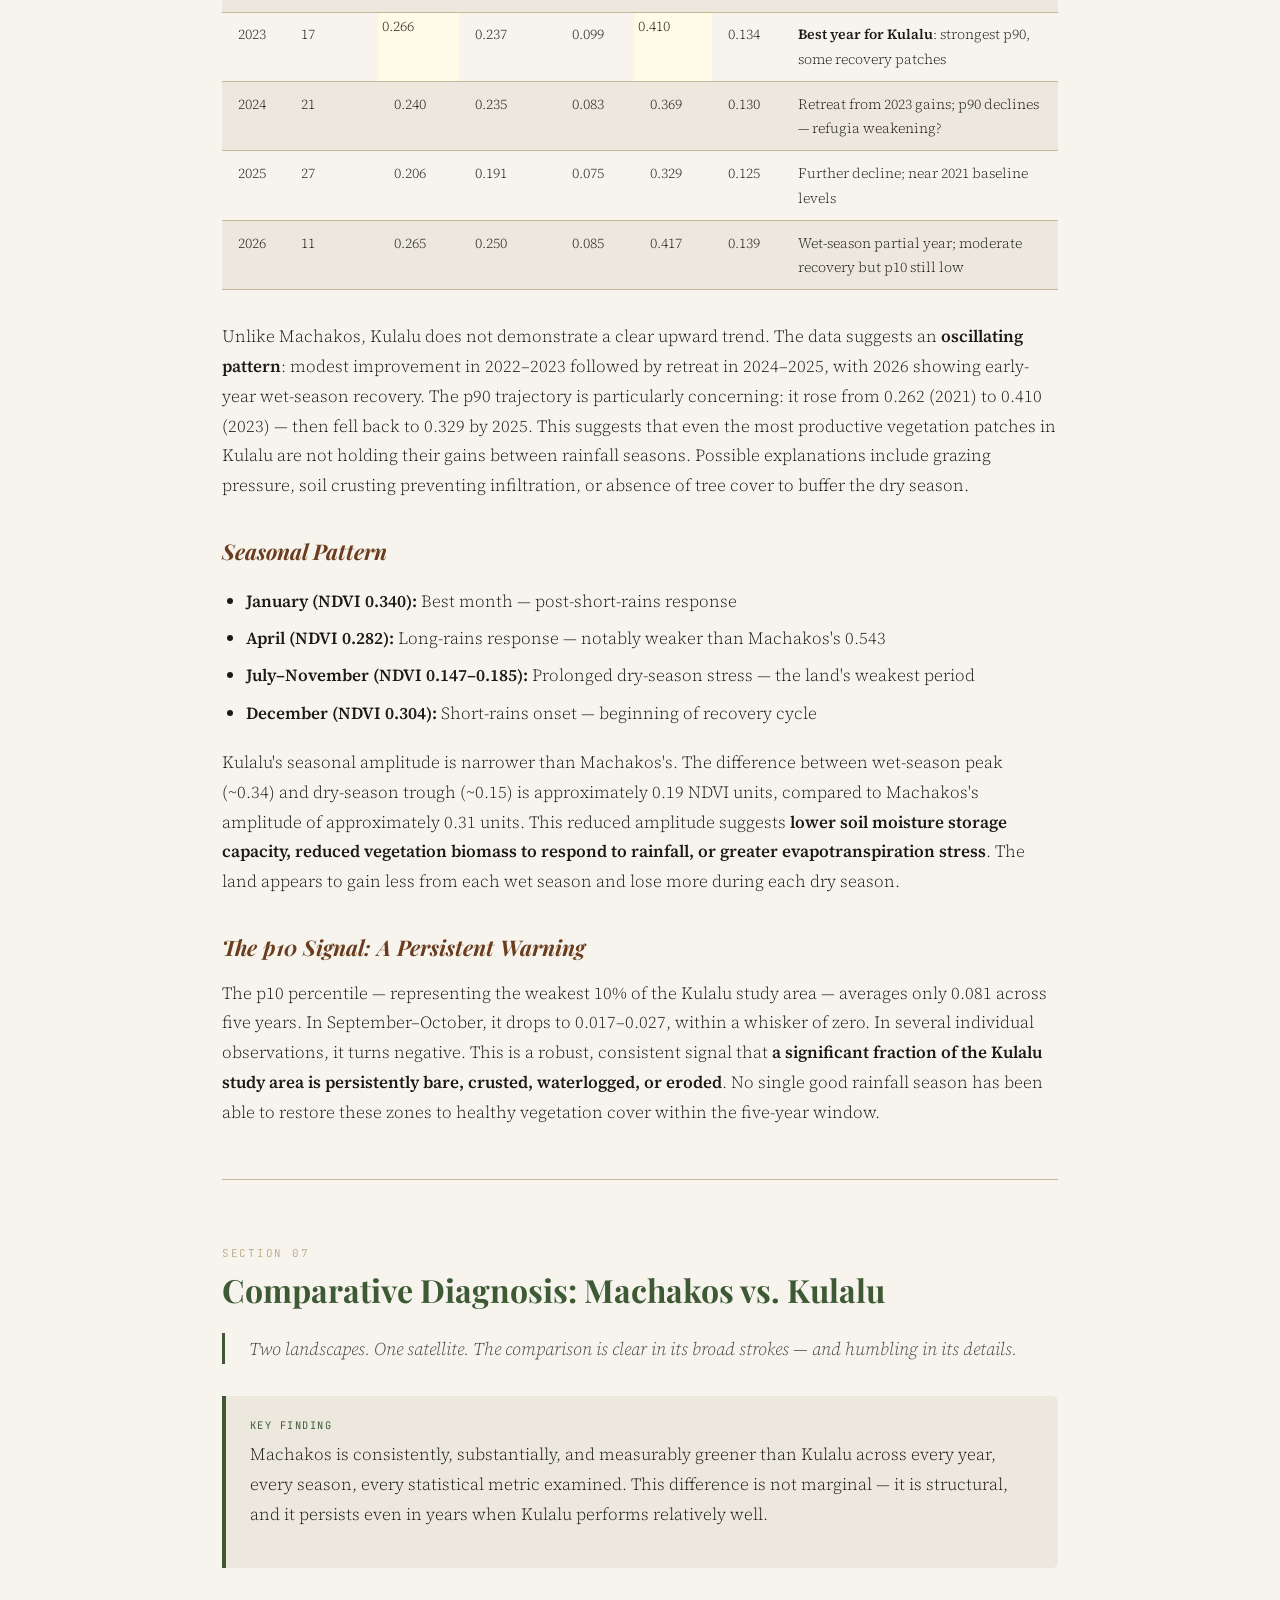
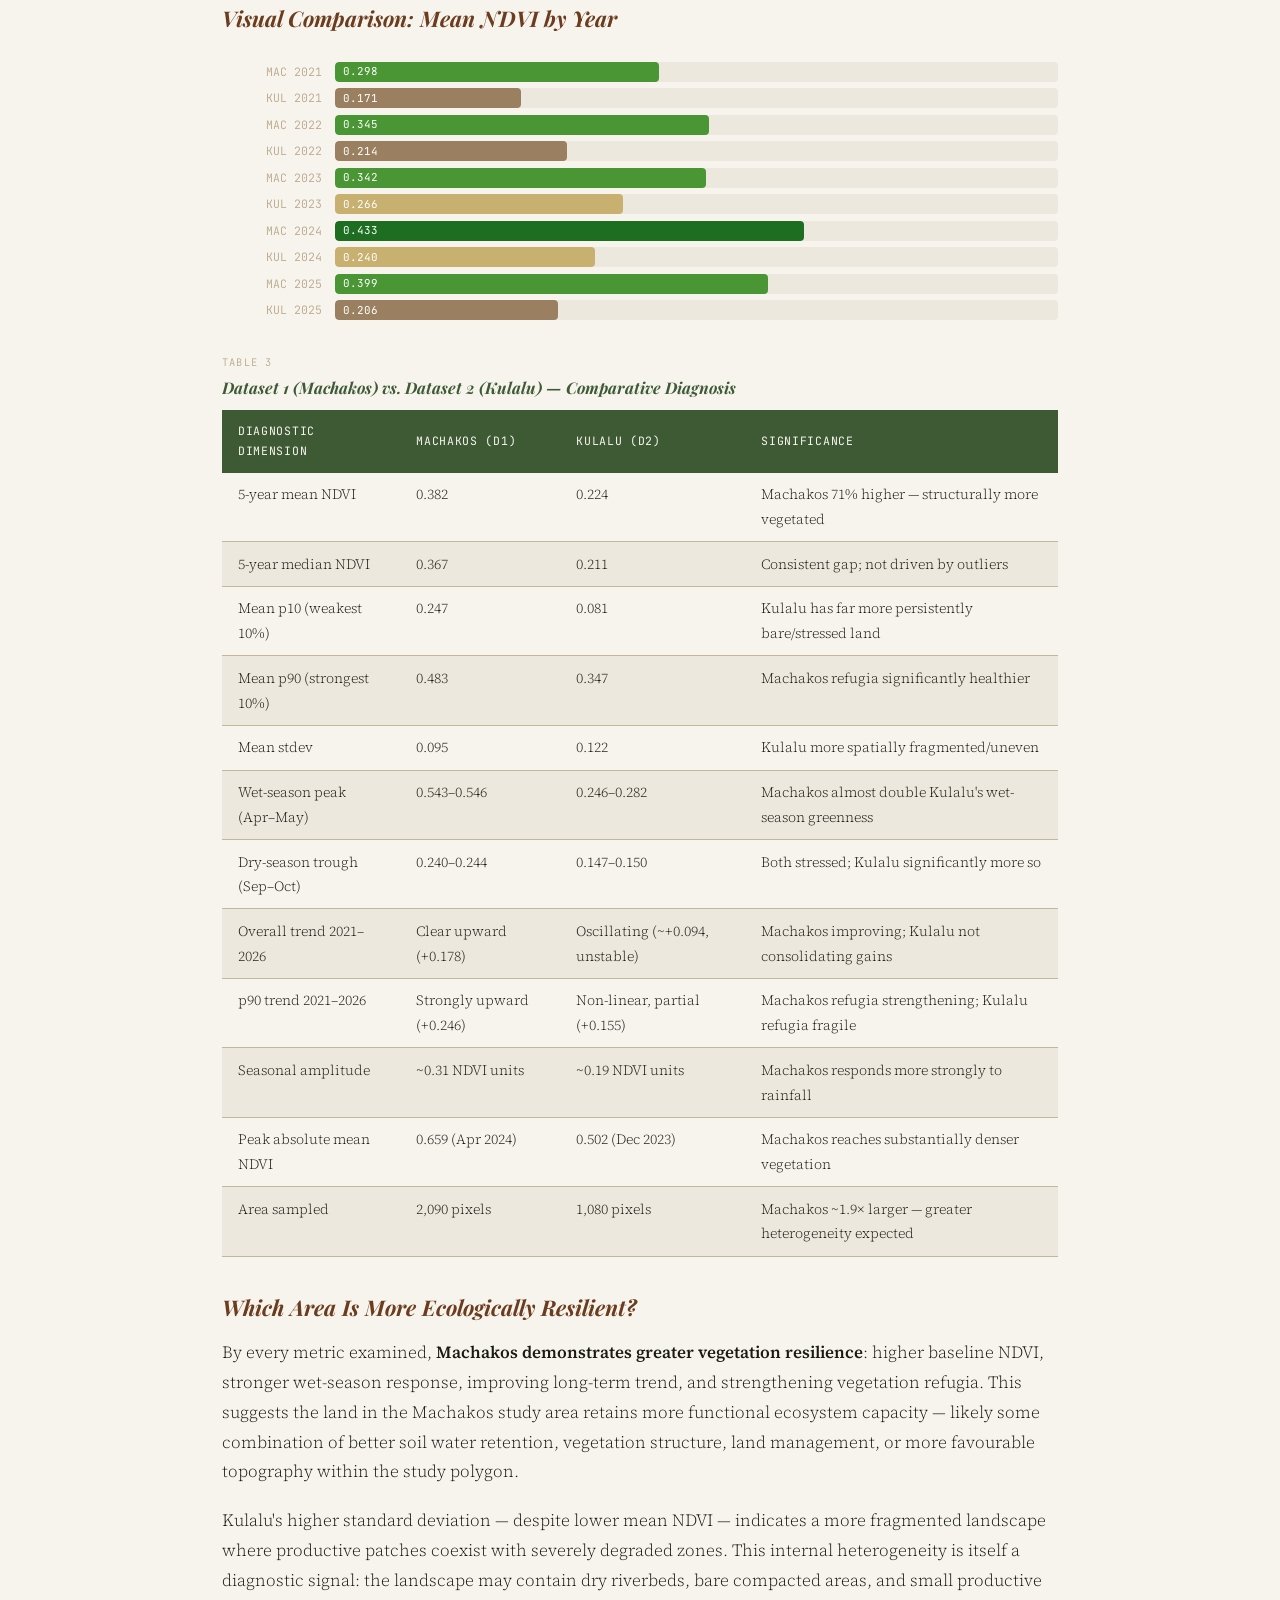
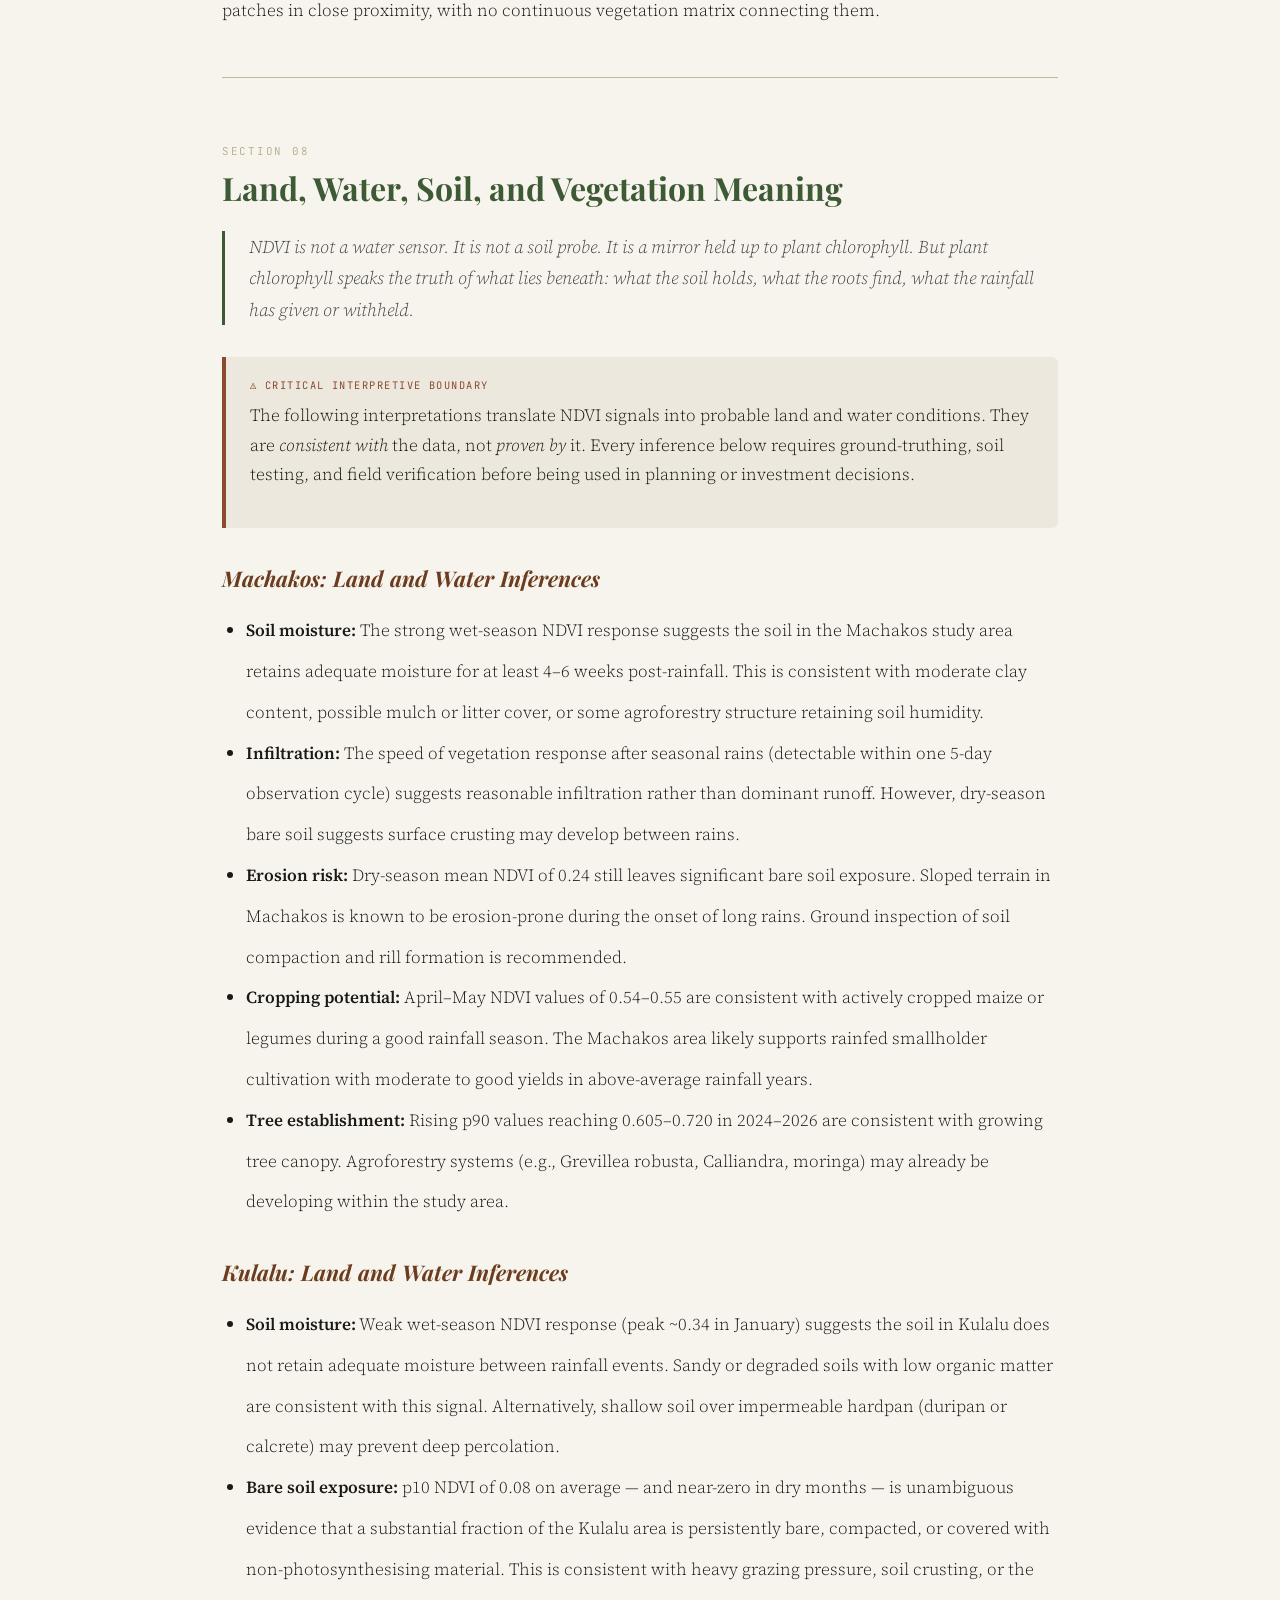
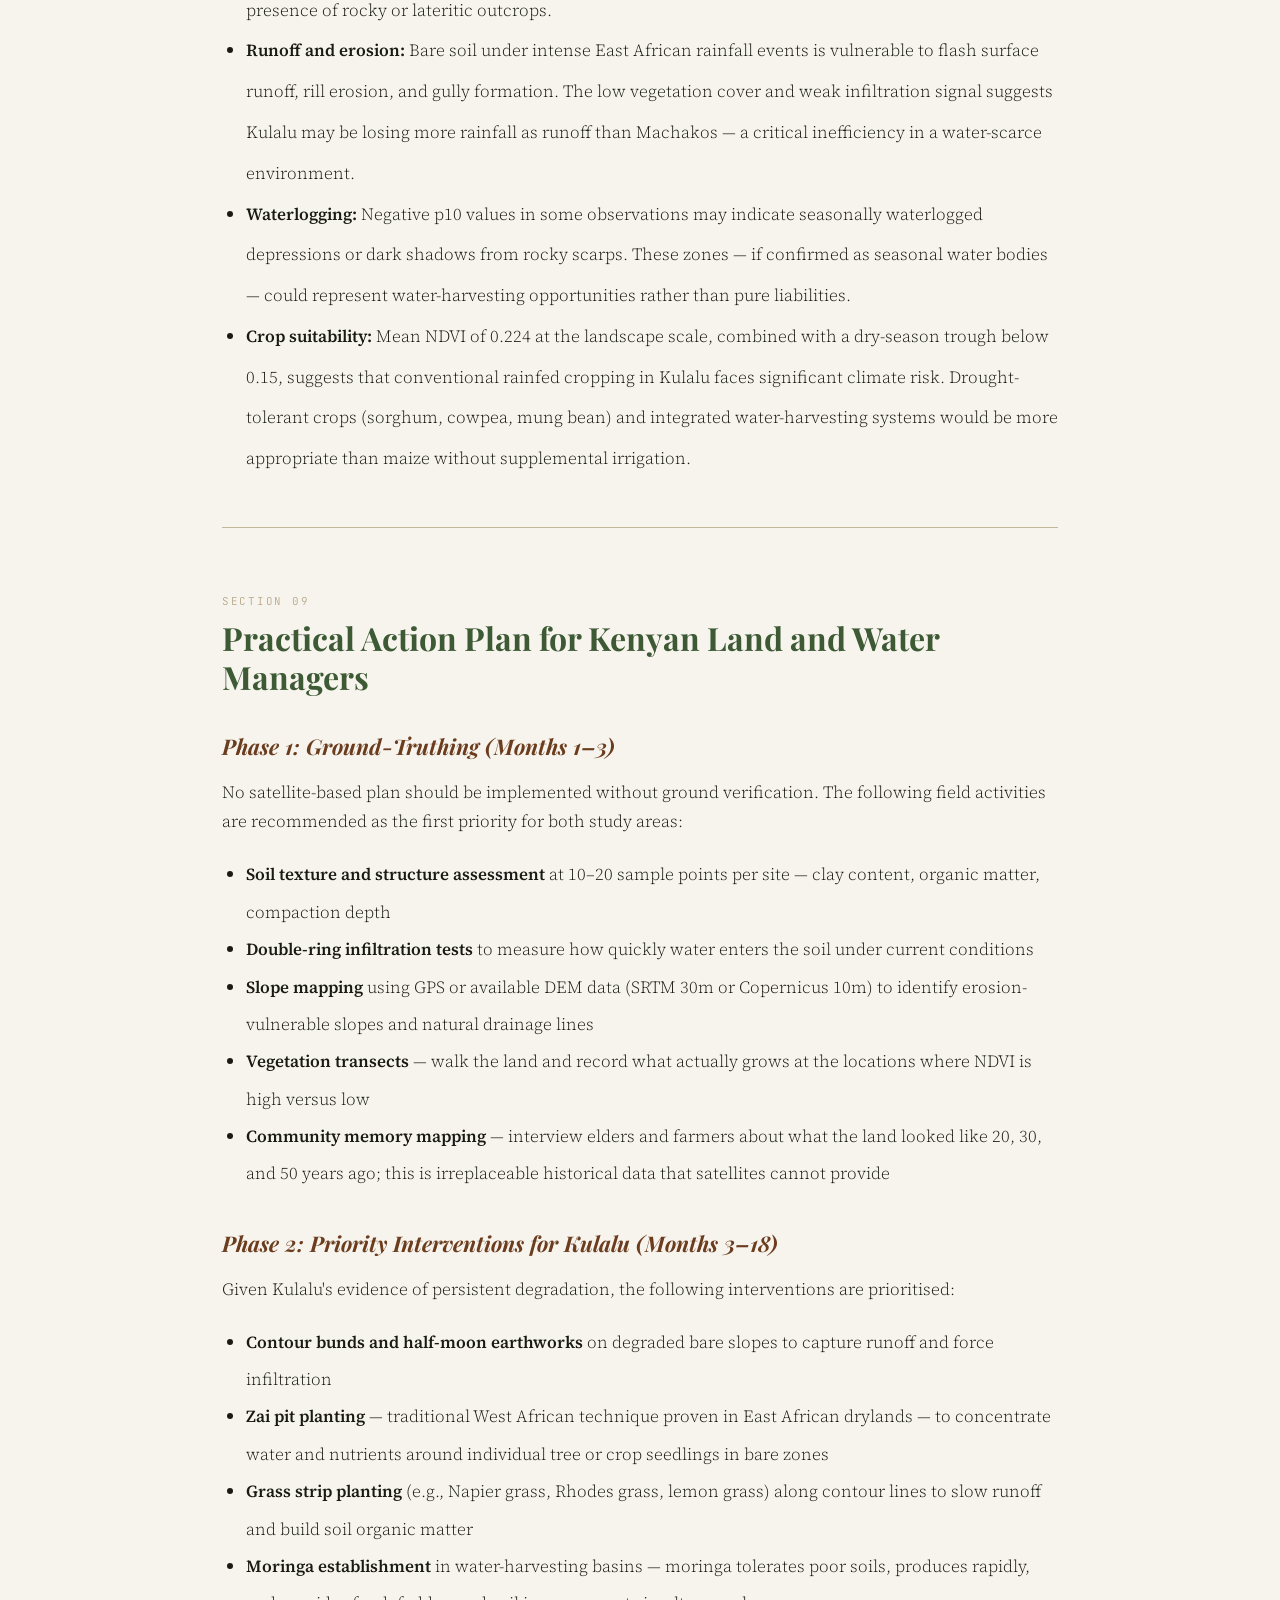
<file: Machakos_Kulalu_NDVI_Report_ProfWeigner.html>
<!DOCTYPE html>
<html lang="en">
<head>
<meta charset="UTF-8"/>
<meta name="viewport" content="width=device-width,initial-scale=1.0"/>
<title>Sentinel-2 NDVI Analysis: Machakos & Kulalu | Prof. Weigner, 2026</title>
<link href="https://fonts.googleapis.com/css2?family=Playfair+Display:ital,wght@0,400;0,700;0,900;1,400;1,700&family=Source+Serif+4:ital,opsz,wght@0,8..60,300;0,8..60,400;0,8..60,600;1,8..60,300;1,8..60,400&family=JetBrains+Mono:wght@300;400&display=swap" rel="stylesheet"/>
<style>
  :root {
    --ink: #1a1a14;
    --paper: #f7f4ee;
    --moss: #3d5a35;
    --moss-light: #5a7c4f;
    --dust: #b8a88a;
    --dust-light: #ddd5c0;
    --sienna: #8b4a2f;
    --sky: #2d5f7a;
    --sky-light: #4a8aaa;
    --sand: #c8b890;
    --pale: #ede8de;
    --rule: #c2b99a;
    --accent: #6b3d1e;
  }
  *, *::before, *::after { box-sizing: border-box; margin: 0; padding: 0; }
  html { scroll-behavior: smooth; }
  body {
    background: var(--paper);
    color: var(--ink);
    font-family: 'Source Serif 4', Georgia, serif;
    font-size: 17px;
    line-height: 1.75;
    font-weight: 300;
  }
  /* ---- HEADER ---- */
  .masthead {
    background: var(--moss);
    color: var(--paper);
    padding: 4rem 3rem 3rem;
    position: relative;
    overflow: hidden;
  }
  .masthead::before {
    content: '';
    position: absolute; top: 0; left: 0; right: 0; bottom: 0;
    background: repeating-linear-gradient(
      45deg,
      transparent,
      transparent 40px,
      rgba(255,255,255,0.02) 40px,
      rgba(255,255,255,0.02) 80px
    );
  }
  .masthead-inner { max-width: 900px; margin: 0 auto; position: relative; }
  .institution {
    font-family: 'JetBrains Mono', monospace;
    font-size: 0.72rem;
    letter-spacing: 0.18em;
    text-transform: uppercase;
    color: var(--sand);
    margin-bottom: 1.8rem;
  }
  .main-title {
    font-family: 'Playfair Display', Georgia, serif;
    font-size: clamp(2rem, 4.5vw, 3.4rem);
    font-weight: 900;
    line-height: 1.15;
    margin-bottom: 1rem;
    color: #fff;
  }
  .subtitle {
    font-family: 'Playfair Display', Georgia, serif;
    font-style: italic;
    font-size: 1.25rem;
    color: var(--dust-light);
    margin-bottom: 2rem;
    font-weight: 400;
  }
  .meta-grid {
    display: grid;
    grid-template-columns: repeat(auto-fit, minmax(200px, 1fr));
    gap: 1.5rem;
    margin-top: 2.5rem;
    padding-top: 2rem;
    border-top: 1px solid rgba(255,255,255,0.15);
  }
  .meta-item label {
    font-family: 'JetBrains Mono', monospace;
    font-size: 0.65rem;
    letter-spacing: 0.14em;
    text-transform: uppercase;
    color: var(--sand);
    display: block;
    margin-bottom: 0.3rem;
  }
  .meta-item span {
    font-size: 0.92rem;
    color: var(--dust-light);
    font-style: italic;
  }
  /* ---- NAV ---- */
  .toc-bar {
    background: var(--ink);
    padding: 1rem 2rem;
    position: sticky; top: 0; z-index: 100;
    overflow-x: auto;
  }
  .toc-bar ul {
    display: flex; gap: 2rem; list-style: none;
    font-family: 'JetBrains Mono', monospace;
    font-size: 0.68rem; letter-spacing: 0.10em; text-transform: uppercase;
    white-space: nowrap; min-width: max-content;
  }
  .toc-bar a { color: var(--sand); text-decoration: none; }
  .toc-bar a:hover { color: #fff; }
  /* ---- LAYOUT ---- */
  .page { max-width: 900px; margin: 0 auto; padding: 0 2rem; }
  /* ---- SECTIONS ---- */
  .section {
    padding: 4rem 0 2rem;
    border-bottom: 1px solid var(--rule);
  }
  .section:last-of-type { border-bottom: none; }
  .section-number {
    font-family: 'JetBrains Mono', monospace;
    font-size: 0.68rem;
    letter-spacing: 0.16em;
    text-transform: uppercase;
    color: var(--dust);
    margin-bottom: 0.5rem;
  }
  h2 {
    font-family: 'Playfair Display', Georgia, serif;
    font-size: 2rem;
    font-weight: 700;
    color: var(--moss);
    margin-bottom: 1.5rem;
    line-height: 1.2;
  }
  h3 {
    font-family: 'Playfair Display', Georgia, serif;
    font-size: 1.35rem;
    font-weight: 700;
    color: var(--accent);
    margin: 2rem 0 0.75rem;
    font-style: italic;
  }
  h4 {
    font-family: 'Source Serif 4', serif;
    font-size: 1.05rem;
    font-weight: 600;
    color: var(--ink);
    margin: 1.5rem 0 0.5rem;
    text-transform: uppercase;
    letter-spacing: 0.05em;
  }
  p { margin-bottom: 1.2rem; }
  .lead {
    font-size: 1.12rem;
    font-style: italic;
    color: #444;
    border-left: 3px solid var(--moss);
    padding-left: 1.5rem;
    margin-bottom: 2rem;
  }
  /* ---- CALLOUT BOXES ---- */
  .callout {
    background: var(--pale);
    border-left: 4px solid var(--moss);
    padding: 1.2rem 1.5rem;
    margin: 2rem 0;
    border-radius: 0 6px 6px 0;
  }
  .callout.warning { border-left-color: var(--sienna); }
  .callout.info { border-left-color: var(--sky); }
  .callout.youth {
    background: #e8f0e4;
    border-left-color: var(--moss-light);
    border-radius: 8px;
    border-left-width: 6px;
  }
  .callout-label {
    font-family: 'JetBrains Mono', monospace;
    font-size: 0.65rem;
    letter-spacing: 0.14em;
    text-transform: uppercase;
    color: var(--moss);
    margin-bottom: 0.4rem;
    font-weight: 400;
  }
  .callout.warning .callout-label { color: var(--sienna); }
  .callout.info .callout-label { color: var(--sky); }
  /* ---- TABLES ---- */
  .table-wrap {
    overflow-x: auto;
    margin: 2rem 0;
  }
  table {
    width: 100%;
    border-collapse: collapse;
    font-size: 0.88rem;
    font-family: 'Source Serif 4', serif;
  }
  .table-title {
    font-family: 'Playfair Display', serif;
    font-style: italic;
    font-size: 1rem;
    color: var(--moss);
    margin-bottom: 0.5rem;
    font-weight: 700;
  }
  .table-num {
    font-family: 'JetBrains Mono', monospace;
    font-size: 0.65rem;
    text-transform: uppercase;
    letter-spacing: 0.12em;
    color: var(--dust);
    display: block;
    margin-bottom: 0.2rem;
  }
  thead tr { background: var(--moss); color: var(--paper); }
  thead th {
    padding: 0.7rem 1rem;
    text-align: left;
    font-family: 'JetBrains Mono', monospace;
    font-size: 0.72rem;
    letter-spacing: 0.06em;
    text-transform: uppercase;
    font-weight: 400;
  }
  tbody tr:nth-child(even) { background: var(--pale); }
  tbody tr:hover { background: var(--dust-light); }
  tbody td {
    padding: 0.6rem 1rem;
    border-bottom: 1px solid var(--rule);
    vertical-align: top;
  }
  /* ---- STAT CARDS ---- */
  .stat-grid {
    display: grid;
    grid-template-columns: repeat(auto-fit, minmax(160px, 1fr));
    gap: 1rem;
    margin: 2rem 0;
  }
  .stat-card {
    background: #fff;
    border: 1px solid var(--rule);
    border-radius: 8px;
    padding: 1.2rem;
    text-align: center;
  }
  .stat-card .val {
    font-family: 'Playfair Display', serif;
    font-size: 2rem;
    font-weight: 700;
    color: var(--moss);
    line-height: 1;
  }
  .stat-card .val.warm { color: var(--sienna); }
  .stat-card .val.sky { color: var(--sky); }
  .stat-card .lbl {
    font-family: 'JetBrains Mono', monospace;
    font-size: 0.63rem;
    letter-spacing: 0.10em;
    text-transform: uppercase;
    color: var(--dust);
    margin-top: 0.4rem;
  }
  /* ---- DIAGRAM ---- */
  .diagram {
    background: var(--ink);
    color: var(--paper);
    border-radius: 10px;
    padding: 2rem;
    margin: 2rem 0;
    font-family: 'JetBrains Mono', monospace;
    font-size: 0.8rem;
    line-height: 1.8;
    overflow-x: auto;
  }
  .diagram .d-title {
    font-family: 'Playfair Display', serif;
    font-style: italic;
    color: var(--sand);
    font-size: 1rem;
    margin-bottom: 1.2rem;
    display: block;
    font-weight: 400;
  }
  .d-green { color: #7cc47c; }
  .d-yellow { color: #d4c44c; }
  .d-amber { color: #d4944c; }
  .d-red { color: #cc6666; }
  .d-blue { color: #7cb4cc; }
  .d-arrow { color: var(--sand); }
  /* ---- NDVI BAR VIZ ---- */
  .ndvi-bar-row { display: flex; align-items: center; gap: 0.8rem; margin: 0.4rem 0; font-size: 0.85rem; }
  .ndvi-bar-label { width: 100px; text-align: right; font-family: 'JetBrains Mono', monospace; font-size: 0.72rem; color: var(--dust); flex-shrink: 0; }
  .ndvi-bar-outer { flex: 1; background: var(--pale); border-radius: 4px; height: 20px; overflow: hidden; }
  .ndvi-bar-fill { height: 100%; border-radius: 4px; display: flex; align-items: center; padding: 0 8px; font-family: 'JetBrains Mono', monospace; font-size: 0.68rem; color: #fff; font-weight: 400; }
  /* ---- NDVI COLOR SCALE ---- */
  .ndvi-scale {
    display: flex;
    height: 28px;
    border-radius: 6px;
    overflow: hidden;
    margin: 1rem 0 0.5rem;
  }
  .ndvi-scale-seg { flex: 1; }
  .ndvi-scale-labels {
    display: flex;
    justify-content: space-between;
    font-family: 'JetBrains Mono', monospace;
    font-size: 0.65rem;
    color: var(--dust);
    margin-bottom: 1.5rem;
  }
  /* ---- YOUTH SECTION ---- */
  .youth-section { background: #e8f0e4; border-radius: 12px; padding: 2.5rem; margin: 2rem 0; }
  .youth-section h2 { color: var(--moss); }
  .youth-pull {
    font-family: 'Playfair Display', serif;
    font-size: 1.6rem;
    font-style: italic;
    color: var(--moss);
    line-height: 1.4;
    margin: 2rem 0;
    padding: 1.5rem;
    border-top: 2px solid var(--moss-light);
    border-bottom: 2px solid var(--moss-light);
  }
  /* ---- FINAL REFLECTION ---- */
  .reparative {
    background: var(--moss);
    color: var(--paper);
    padding: 4rem 3rem;
    margin: 0;
    position: relative;
  }
  .reparative .page { max-width: 800px; }
  .reparative h2 { color: var(--sand); font-size: 2.2rem; }
  .reparative p { color: rgba(255,255,255,0.88); }
  .reparative .lead { border-left-color: var(--sand); color: rgba(255,255,255,0.75); }
  /* ---- FOOTER ---- */
  footer {
    background: var(--ink);
    color: var(--dust);
    text-align: center;
    padding: 2rem;
    font-family: 'JetBrains Mono', monospace;
    font-size: 0.72rem;
    letter-spacing: 0.08em;
  }
  /* ---- UTILITY ---- */
  .mono { font-family: 'JetBrains Mono', monospace; font-size: 0.85em; }
  .highlight { background: #fffbe6; padding: 0.1em 0.3em; border-radius: 3px; }
  strong { font-weight: 600; }
  em { font-style: italic; }
  .two-col { display: grid; grid-template-columns: 1fr 1fr; gap: 2rem; margin: 1.5rem 0; }
  @media (max-width: 640px) { .two-col { grid-template-columns: 1fr; } .masthead { padding: 2.5rem 1.5rem; } .page { padding: 0 1.2rem; } }
  .page-break-note { font-family: 'JetBrains Mono', monospace; font-size: 0.65rem; text-transform: uppercase; letter-spacing: 0.14em; color: var(--dust); text-align: center; padding: 1rem 0; }
</style>
</head>
<body>

<!-- ===== MASTHEAD ===== -->
<header class="masthead">
  <div class="masthead-inner">
    <p class="institution">Government of Kenya — Technical Advisory Report · Satellite Environmental Intelligence Division · Berlin / Nairobi, May 2026</p>
    <h1 class="main-title">Green Memory, Dry Season:<br/>A Five-Year Sentinel-2 NDVI Diagnosis of Machakos and Kulalu</h1>
    <p class="subtitle">Vegetation, Water, Soil, and the Duty of Evidence</p>
    <div class="meta-grid">
      <div class="meta-item"><label>Author</label><span>Prof. Dr. Ingrid Weigner, Freie Universität Berlin</span></div>
      <div class="meta-item"><label>Commissioned by</label><span>Government of Kenya, Ministry of Environment & Land</span></div>
      <div class="meta-item"><label>Sensor</label><span>Sentinel-2 L2A, 5-day revisit, 10–20 m spatial resolution</span></div>
      <div class="meta-item"><label>Index</label><span>NDVI (Normalized Difference Vegetation Index)</span></div>
      <div class="meta-item"><label>Period</label><span>May 2021 – May 2026 (5 years)</span></div>
      <div class="meta-item"><label>Classification</label><span>Research advisory — not a legal land document</span></div>
    </div>
  </div>
</header>

<!-- ===== NAV ===== -->
<nav class="toc-bar">
  <ul>
    <li><a href="#summary">Executive Summary</a></li>
    <li><a href="#data">Data Quality</a></li>
    <li><a href="#framework">NDVI Framework</a></li>
    <li><a href="#machakos">Machakos Analysis</a></li>
    <li><a href="#kulalu">Kulalu Analysis</a></li>
    <li><a href="#compare">Comparative</a></li>
    <li><a href="#landwater">Land & Water</a></li>
    <li><a href="#action">Action Plan</a></li>
    <li><a href="#policy">Policy</a></li>
    <li><a href="#youth">Youth Section</a></li>
    <li><a href="#tables">Tables</a></li>
    <li><a href="#diagrams">Diagrams</a></li>
    <li><a href="#limits">Limitations</a></li>
    <li><a href="#reflection">Reflection</a></li>
  </ul>
</nav>

<div class="page">

<!-- ===== 1. EXECUTIVE SUMMARY ===== -->
<section class="section" id="summary">
  <div class="section-number">Section 01</div>
  <h2>Executive Summary</h2>
  <p class="lead">Two land areas speak through five years of orbital light. One tells a story of modest but measurable improvement; the other tells a quieter, harder story of persistent stress.</p>

  <p>This report presents a forensic interpretation of five years of Sentinel-2 L2A NDVI time-series data from two Kenyan land areas: <strong>Machakos</strong> (Dataset 1, 396 observations, approximately 2,090 pixels) and <strong>Kulalu</strong> (Dataset 2, 402 observations, approximately 1,080 pixels), spanning May 2021 to May 2026. The analysis was commissioned by the Government of Kenya to support evidence-based land, water, and vegetation planning at landscape scale.</p>

  <p>The primary findings are as follows:</p>

  <div class="stat-grid">
    <div class="stat-card"><div class="val">0.382</div><div class="lbl">Machakos mean NDVI (filtered)</div></div>
    <div class="stat-card"><div class="val warm">0.224</div><div class="lbl">Kulalu mean NDVI (filtered)</div></div>
    <div class="stat-card"><div class="val">127</div><div class="lbl">Machakos usable obs (cloud &lt;30%)</div></div>
    <div class="stat-card"><div class="val">115</div><div class="lbl">Kulalu usable obs (cloud &lt;30%)</div></div>
    <div class="stat-card"><div class="val sky">↑</div><div class="lbl">Machakos improving 2021–2026</div></div>
    <div class="stat-card"><div class="val warm">~</div><div class="lbl">Kulalu oscillating, no clear gain</div></div>
  </div>

  <p><strong>Machakos</strong> displays a detectable upward vegetation trend from 2021 to 2026. Its cloud-filtered mean NDVI rose from approximately <span class="mono">0.298</span> in 2021 to <span class="mono">0.476</span> in 2026 (partial year). The land responds visibly to wet-season rainfall, peaking in January, April–May, and December. Strong seasonal rhythm suggests active agropastoral land use with intact rainfall response. However, dry-season periods (August–October) remain notably stressed, with mean NDVI dropping to approximately <span class="mono">0.24–0.25</span>, consistent with dryland conditions in semi-arid Kenya.</p>

  <p><strong>Kulalu</strong> is consistently less vegetated than Machakos across all five years, with a cloud-filtered mean NDVI of <span class="mono">0.224</span> — falling within the <em>low to moderate vegetation</em> range. Its best months reach only <span class="mono">0.30–0.34</span> on average, and its worst months (September–October) fall below <span class="mono">0.15</span>. The p10 percentile — the weakest tenth of the land — regularly approaches or drops below zero, indicating persistent bare, waterlogged, degraded, or shadow-affected surfaces. The p90 percentile improved through 2023 then declined in 2024–2025, suggesting that even the best-performing vegetation patches may be losing resilience. No sustained upward trend is evident.</p>

  <p>Both datasets are burdened by heavy cloud contamination (median cloud cover &gt;50% across all observations), which requires strict filtering and reduces the number of analytically usable observations. After applying a 30% cloud threshold, 127 usable dates remain for Machakos and 115 for Kulalu — sufficient for trend analysis, but not for precise phenological reconstruction.</p>

  <p>These data, interpreted with appropriate humility and verified by ground teams, suggest that <strong>Machakos is a candidate for vegetation protection and agroforestry intensification</strong>, while <strong>Kulalu requires prioritised soil-water rehabilitation, bare-surface restoration, and sustained monitoring</strong> before more ambitious interventions are warranted.</p>
</section>

<!-- ===== 2. WHAT THE DATASETS CONTAIN ===== -->
<section class="section" id="datasets">
  <div class="section-number">Section 02</div>
  <h2>What the Two Datasets Contain</h2>

  <p>Both datasets were exported from the Sentinel Hub EO Browser or equivalent platform, using the Sentinel-2 L2A (Level-2A, atmospherically corrected) product with NDVI as the derived index. Each observation corresponds to one satellite overpass within approximately a 5-day temporal cadence, though cloud cover frequently prevents usable observations.</p>

  <p>The filenames and pixel counts reveal the following:</p>
  <ul style="margin: 1rem 0 1.5rem 2rem; line-height: 2;">
    <li><strong>Dataset 1 — Machakos:</strong> 396 total observations; constant sample count of <strong>2,090 pixels</strong> per observation (fixed study-area extent); no-data count consistently 999, suggesting a defined pixel mask.</li>
    <li><strong>Dataset 2 — Kulalu:</strong> 402 total observations; constant sample count of <strong>1,080 pixels</strong> per observation — a smaller area of interest, roughly half the spatial extent of Machakos.</li>
  </ul>

  <p>Both datasets include: date, minimum NDVI, maximum NDVI, mean NDVI, standard deviation, sample count, no-data count, median NDVI, p10 NDVI, p90 NDVI, and cloud coverage percentage. These columns, together, allow multi-layered interpretation of vegetation condition, spatial variability, and temporal dynamics.</p>

  <div class="callout warning">
    <div class="callout-label">⚠ Area Asymmetry</div>
    <p>Machakos covers approximately 1.93× the surface area of Kulalu (2,090 vs 1,080 pixels). Direct comparison of absolute values is valid, but differences in heterogeneity may partly reflect the larger area's greater internal diversity rather than purely ecological differences.</p>
  </div>
</section>

<!-- ===== 3. DATA QUALITY ===== -->
<section class="section" id="data">
  <div class="section-number">Section 03</div>
  <h2>Data Quality and Cloud Reliability Assessment</h2>

  <p class="lead">Cloud cover is the first and most consequential filter in any satellite vegetation analysis. These datasets are substantially affected by cloud contamination, and this must be acknowledged before any ecological interpretation is offered.</p>

  <h3>Cloud Coverage Distribution</h3>
  <p>Both datasets have median cloud coverage exceeding 50%. This is characteristic of equatorial East African environments, where the Inter-Tropical Convergence Zone (ITCZ) drives prolonged wet seasons with persistent cloud decks — precisely when vegetation is greenest and most interesting to observe, but also most obscured.</p>

  <div class="two-col">
    <div>
      <h4>Machakos (Dataset 1)</h4>
      <ul style="margin-left:1.5rem; line-height:2;">
        <li>Mean cloud cover: <strong>52.9%</strong></li>
        <li>Median cloud cover: <strong>51.3%</strong></li>
        <li>Min cloud cover: <strong>0%</strong></li>
        <li>Max cloud cover: <strong>100%</strong></li>
        <li>Obs with cloud &lt;30%: <strong>127 (32%)</strong></li>
        <li>Obs with cloud 100%: substantial portion</li>
      </ul>
    </div>
    <div>
      <h4>Kulalu (Dataset 2)</h4>
      <ul style="margin-left:1.5rem; line-height:2;">
        <li>Mean cloud cover: <strong>56.4%</strong></li>
        <li>Median cloud cover: <strong>55.0%</strong></li>
        <li>Min cloud cover: <strong>0%</strong></li>
        <li>Max cloud cover: <strong>100%</strong></li>
        <li>Obs with cloud &lt;30%: <strong>115 (29%)</strong></li>
        <li>Obs with cloud 100%: substantial portion</li>
      </ul>
    </div>
  </div>

  <h3>Recommended Cloud Filter</h3>
  <p>For this analysis, a <strong>30% cloud coverage threshold</strong> was applied — meaning observations with more than 30% of the study-area pixels classified as cloud were excluded from statistical interpretation. This threshold was chosen as a balance between:</p>
  <ul style="margin-left:1.5rem; line-height:2; margin-bottom:1rem;">
    <li>Retaining enough usable observations across all seasons and years (≥115 observations per site);</li>
    <li>Excluding observations where cloud contamination significantly depresses or artificially elevates NDVI values;</li>
    <li>Maintaining comparability between the two sites.</li>
  </ul>

  <div class="callout info">
    <div class="callout-label">📊 Methodological Note on Cloud Filtering</div>
    <p>A stricter 20% threshold would yield approximately 90–100 usable observations per site and would exclude many months entirely. A more permissive 40% threshold would retain slightly more observations but at the cost of greater noise from cloud shadow and cloud edge contamination. The 30% threshold represents a considered compromise for a 5-year tropical dataset of this density. Researchers wishing to reproduce this analysis should apply consistent thresholds across both datasets.</p>
  </div>

  <h3>Observations with Negative NDVI</h3>
  <p>Negative minimum NDVI values (ranging from approximately −0.08 to −0.52 in individual observations) appear across both datasets even in cloud-filtered records. These negative values indicate pixels contaminated by cloud shadow, standing water, construction material, or deep shade — not healthy land. Their presence in the minimum column is expected and does not invalidate the analysis, but confirms that some pixels within both study areas are consistently stressed or non-vegetated. The mean and median are more robust than the minimum for ecological interpretation.</p>
</section>

<!-- ===== 4. NDVI FRAMEWORK ===== -->
<section class="section" id="framework">
  <div class="section-number">Section 04</div>
  <h2>NDVI Interpretation Framework</h2>
  <p>NDVI (Normalized Difference Vegetation Index) is calculated from Sentinel-2 red and near-infrared bands as: <span class="mono">(NIR − Red) / (NIR + Red)</span>. It ranges from −1 to +1. Values are dimensionless. The ecological interpretation depends critically on land cover type, region, season, and soil background.</p>

  <div class="ndvi-scale">
    <div class="ndvi-scale-seg" style="background:#5d4a3a;"></div>
    <div class="ndvi-scale-seg" style="background:#9a8060;"></div>
    <div class="ndvi-scale-seg" style="background:#c8b070;"></div>
    <div class="ndvi-scale-seg" style="background:#8db845;"></div>
    <div class="ndvi-scale-seg" style="background:#4a9634;"></div>
    <div class="ndvi-scale-seg" style="background:#1e6e22;"></div>
    <div class="ndvi-scale-seg" style="background:#0a3a10;"></div>
  </div>
  <div class="ndvi-scale-labels">
    <span>&lt;0.0</span><span>0.1</span><span>0.2</span><span>0.3</span><span>0.4</span><span>0.6</span><span>0.8+</span>
  </div>

  <p>The following interpretive guide has been adapted for semi-arid dryland East Africa, where vegetation responses are more muted than humid equatorial forests, and where NDVI values above 0.5 during wet seasons represent genuinely healthy and productive land:</p>

  <div class="table-wrap" id="tables">
    <span class="table-num">Table 2</span>
    <div class="table-title">NDVI Ecological Interpretation Guide (adapted for semi-arid Kenya)</div>
    <table>
      <thead><tr><th>NDVI Range</th><th>Ecological Meaning (General)</th><th>Likely Meaning in Kenyan Dryland Context</th><th>Confidence</th></tr></thead>
      <tbody>
        <tr><td class="mono">&lt; 0.0</td><td>Water, cloud shadow, bare wet surface, built surface</td><td>Standing water, cloud shadow, deep bare rock, construction</td><td>Moderate — requires verification</td></tr>
        <tr><td class="mono">0.0–0.2</td><td>Bare soil, dry grass, sparse or degraded vegetation</td><td>Exposed bare soil, overgrazed land, dry riverbed, eroded surface</td><td>High for bare soil; moderate for dry grass</td></tr>
        <tr><td class="mono">0.2–0.4</td><td>Low to moderate vegetation, dryland pasture, stressed crops</td><td>Open bush, early-season regrowth, stressed dryland crops, recovering fallow</td><td>High — core dryland range</td></tr>
        <tr><td class="mono">0.4–0.6</td><td>Moderate healthy vegetation, active crops, shrubs</td><td>Active maize or legume crops, healthy shrub layer, good-season grassland</td><td>High</td></tr>
        <tr><td class="mono">0.6–0.8</td><td>Dense healthy vegetation, irrigated or well-watered crops</td><td>Riverine forest, irrigated plots, exceptional rainy-season canopy</td><td>High where verified</td></tr>
        <tr><td class="mono">&gt; 0.8</td><td>Very dense canopy, possible saturation</td><td>Forest remnants, intensive horticulture, or sensor saturation</td><td>Low without ground truth</td></tr>
      </tbody>
    </table>
  </div>

  <p>Throughout this report, the following statistical metrics are used as described:</p>
  <ul style="margin-left:1.5rem; line-height:2.2; margin-bottom:1rem;">
    <li><strong>Mean NDVI</strong> — spatial average of all pixels; sensitive to outliers</li>
    <li><strong>Median NDVI</strong> — central tendency; more robust in heterogeneous landscapes</li>
    <li><strong>p10 NDVI</strong> — condition of the weakest 10% of the land surface (stressed, bare, waterlogged zones)</li>
    <li><strong>p90 NDVI</strong> — condition of the strongest 10% (best vegetation refugia)</li>
    <li><strong>Standard deviation (stdev)</strong> — spatial variability; high stdev = fragmented, uneven landscape</li>
    <li><strong>Min NDVI</strong> — single worst pixel; often cloud shadow or bare rock; not a reliable landscape indicator</li>
    <li><strong>Max NDVI</strong> — single best pixel; useful for identifying vegetation refugia but not representative</li>
  </ul>
</section>

<!-- ===== 5. DATASET 1: MACHAKOS ===== -->
<section class="section" id="machakos">
  <div class="section-number">Section 05</div>
  <h2>Dataset 1: Machakos — Detailed Analysis</h2>

  <p class="lead">Machakos speaks in a language of recovery. The land breathes with the rains, rests in the dry season, and — over five years — appears to be accumulating slightly more green with each passing cycle.</p>

  <h3>Overall NDVI Statistics (cloud &lt;30%, 127 observations)</h3>
  <div class="stat-grid">
    <div class="stat-card"><div class="val">0.382</div><div class="lbl">Mean NDVI (5-year avg)</div></div>
    <div class="stat-card"><div class="val">0.367</div><div class="lbl">Median NDVI</div></div>
    <div class="stat-card"><div class="val">0.247</div><div class="lbl">Mean p10 (weakest 10%)</div></div>
    <div class="stat-card"><div class="val">0.483</div><div class="lbl">Mean p90 (strongest 10%)</div></div>
    <div class="stat-card"><div class="val">0.095</div><div class="lbl">Mean stdev (spatial variability)</div></div>
    <div class="stat-card"><div class="val">0.659</div><div class="lbl">Peak mean NDVI (Apr 2024)</div></div>
  </div>

  <p>A mean NDVI of 0.382 places Machakos solidly in the <em>low to moderate vegetation</em> to <em>moderate healthy vegetation</em> transition zone — approximately consistent with a semi-arid landscape with functioning seasonal grassland, recovering bush, and dryland cultivation. The narrow gap between mean (0.382) and median (0.367) suggests a relatively symmetrical distribution without extreme outliers distorting the average. This is a coherent, internally consistent signal.</p>

  <h3>Annual Breakdown</h3>
  <div class="table-wrap">
    <table>
      <thead><tr><th>Year</th><th>Usable Obs</th><th>Mean NDVI</th><th>Median NDVI</th><th>Mean p10</th><th>Mean p90</th><th>Stdev</th><th>Interpretation</th></tr></thead>
      <tbody>
        <tr><td>2021</td><td>10</td><td>0.298</td><td>0.246</td><td>0.235</td><td>0.360</td><td>0.058</td><td>Baseline: low-moderate, limited obs, dry-season dominated</td></tr>
        <tr><td>2022</td><td>28</td><td>0.345</td><td>0.334</td><td>0.227</td><td>0.438</td><td>0.085</td><td>Modest improvement; dry-season lows in Aug–Oct clear</td></tr>
        <tr><td>2023</td><td>22</td><td>0.342</td><td>0.293</td><td>0.226</td><td>0.433</td><td>0.083</td><td>Similar to 2022; median lower than mean — some patchy dryness</td></tr>
        <tr><td>2024</td><td>28</td><td class="highlight">0.433</td><td>0.474</td><td>0.265</td><td>0.552</td><td>0.114</td><td><strong>Strongest year</strong>: exceptional wet season, all metrics elevated</td></tr>
        <tr><td>2025</td><td>30</td><td>0.399</td><td>0.419</td><td>0.259</td><td>0.502</td><td>0.098</td><td>Slight retreat from 2024 peak but remains well above 2021–2023</td></tr>
        <tr><td>2026</td><td>9</td><td>0.476</td><td>0.552</td><td>0.282</td><td>0.605</td><td>0.128</td><td>Partial year (Jan–May); very strong wet-season signal</td></tr>
      </tbody>
    </table>
  </div>

  <p>The progression from 2021 (mean 0.298) through 2024 (mean 0.433) and into early 2026 (mean 0.476) represents a clear <strong>positive trajectory</strong>. The p90 value — the best vegetation patches — climbed from 0.360 in 2021 to 0.605 in 2026, indicating that even the strongest parts of the landscape are becoming more productive. The rising standard deviation (from 0.058 to 0.128) suggests increasing spatial complexity: some areas may be intensifying under cultivation or tree cover, while others remain persistently stressed.</p>

  <h3>Seasonal Pattern</h3>
  <p>Machakos exhibits a clear bimodal rainfall-driven seasonal pulse:</p>
  <ul style="margin-left:1.5rem; line-height:2.2; margin-bottom:1rem;">
    <li><strong>January (NDVI 0.535):</strong> Post-short-rains (October–December) peak greenness</li>
    <li><strong>April–May (NDVI 0.543–0.546):</strong> Long-rains (March–May) peak — typically the strongest agricultural season in Machakos County</li>
    <li><strong>June (NDVI 0.484):</strong> Gradual decline as long rains end</li>
    <li><strong>July–October (NDVI 0.24–0.30):</strong> Dry-season stress — vegetation retreats to refugia along drainage lines and under trees</li>
    <li><strong>December (NDVI 0.513):</strong> Short-rains response — rapid greening before January peak</li>
  </ul>

  <p>This pattern is highly consistent with the known rainfall climatology of Machakos County, where the long rains (Masika) run March to May and short rains (Vuli) run October to December. The land's ability to respond rapidly to rainfall — reaching 0.54 in April–May from a dry-season low of 0.24 in September — indicates <strong>functional rainfall–vegetation coupling</strong>, suggesting the land retains some capacity for infiltration and rooting-depth moisture storage.</p>

  <h3>Best and Worst Observed Periods</h3>
  <p>The single highest-quality observation was recorded on <strong>22 April 2024</strong> (mean NDVI 0.659, cloud 0.7%) — an exceptional wet-season capture showing the land at near-peak greenness. The weakest reliable observations occurred in <strong>August–October 2022</strong> (mean NDVI 0.157–0.168), which may reflect a particularly poor dry season in that year or represent the structural baseline of Machakos under prolonged rainfall absence.</p>
</section>

<!-- ===== 6. DATASET 2: KULALU ===== -->
<section class="section" id="kulalu">
  <div class="section-number">Section 06</div>
  <h2>Dataset 2: Kulalu — Detailed Analysis</h2>

  <p class="lead">Kulalu speaks more quietly. Its vegetation is sparse, its responses to rainfall are muted, and its dry season is more severe. The land is not dead — but it is under strain that satellite signals alone cannot fully explain.</p>

  <h3>Overall NDVI Statistics (cloud &lt;30%, 115 observations)</h3>
  <div class="stat-grid">
    <div class="stat-card"><div class="val warm">0.224</div><div class="lbl">Mean NDVI (5-year avg)</div></div>
    <div class="stat-card"><div class="val warm">0.211</div><div class="lbl">Median NDVI</div></div>
    <div class="stat-card"><div class="val warm">0.081</div><div class="lbl">Mean p10 (weakest 10%)</div></div>
    <div class="stat-card"><div class="val warm">0.347</div><div class="lbl">Mean p90 (strongest 10%)</div></div>
    <div class="stat-card"><div class="val">0.122</div><div class="lbl">Mean stdev (spatial variability)</div></div>
    <div class="stat-card"><div class="val warm">0.502</div><div class="lbl">Peak mean NDVI (Dec 2023)</div></div>
  </div>

  <p>A mean NDVI of 0.224 places Kulalu within the <em>bare to low vegetation</em> range — consistent with degraded dryland, overgrazed rangeland, dry acacia bushland, or sparsely cultivated small-scale farms. The mean (0.224) and median (0.211) are closely aligned, suggesting relatively uniform low greenness rather than a landscape with productive patches lifting the average. The p10 mean of 0.081 — approaching bare soil — is a particularly diagnostic signal: <strong>at least 10% of the Kulalu study area is persistently near-bare at any given usable observation</strong>.</p>

  <h3>Annual Breakdown</h3>
  <div class="table-wrap">
    <table>
      <thead><tr><th>Year</th><th>Usable Obs</th><th>Mean NDVI</th><th>Median NDVI</th><th>Mean p10</th><th>Mean p90</th><th>Stdev</th><th>Interpretation</th></tr></thead>
      <tbody>
        <tr><td>2021</td><td>16</td><td>0.171</td><td>0.172</td><td>0.065</td><td>0.262</td><td>0.098</td><td>Baseline: very sparse vegetation, near-bare condition</td></tr>
        <tr><td>2022</td><td>23</td><td>0.214</td><td>0.209</td><td>0.081</td><td>0.328</td><td>0.110</td><td>Slight improvement; modest seasonal response</td></tr>
        <tr><td>2023</td><td>17</td><td class="highlight">0.266</td><td>0.237</td><td>0.099</td><td class="highlight">0.410</td><td>0.134</td><td><strong>Best year for Kulalu</strong>: strongest p90, some recovery patches</td></tr>
        <tr><td>2024</td><td>21</td><td>0.240</td><td>0.235</td><td>0.083</td><td>0.369</td><td>0.130</td><td>Retreat from 2023 gains; p90 declines — refugia weakening?</td></tr>
        <tr><td>2025</td><td>27</td><td>0.206</td><td>0.191</td><td>0.075</td><td>0.329</td><td>0.125</td><td>Further decline; near 2021 baseline levels</td></tr>
        <tr><td>2026</td><td>11</td><td>0.265</td><td>0.250</td><td>0.085</td><td>0.417</td><td>0.139</td><td>Wet-season partial year; moderate recovery but p10 still low</td></tr>
      </tbody>
    </table>
  </div>

  <p>Unlike Machakos, Kulalu does not demonstrate a clear upward trend. The data suggests an <strong>oscillating pattern</strong>: modest improvement in 2022–2023 followed by retreat in 2024–2025, with 2026 showing early-year wet-season recovery. The p90 trajectory is particularly concerning: it rose from 0.262 (2021) to 0.410 (2023) — then fell back to 0.329 by 2025. This suggests that even the most productive vegetation patches in Kulalu are not holding their gains between rainfall seasons. Possible explanations include grazing pressure, soil crusting preventing infiltration, or absence of tree cover to buffer the dry season.</p>

  <h3>Seasonal Pattern</h3>
  <ul style="margin-left:1.5rem; line-height:2.2; margin-bottom:1rem;">
    <li><strong>January (NDVI 0.340):</strong> Best month — post-short-rains response</li>
    <li><strong>April (NDVI 0.282):</strong> Long-rains response — notably weaker than Machakos's 0.543</li>
    <li><strong>July–November (NDVI 0.147–0.185):</strong> Prolonged dry-season stress — the land's weakest period</li>
    <li><strong>December (NDVI 0.304):</strong> Short-rains onset — beginning of recovery cycle</li>
  </ul>

  <p>Kulalu's seasonal amplitude is narrower than Machakos's. The difference between wet-season peak (~0.34) and dry-season trough (~0.15) is approximately 0.19 NDVI units, compared to Machakos's amplitude of approximately 0.31 units. This reduced amplitude suggests <strong>lower soil moisture storage capacity, reduced vegetation biomass to respond to rainfall, or greater evapotranspiration stress</strong>. The land appears to gain less from each wet season and lose more during each dry season.</p>

  <h3>The p10 Signal: A Persistent Warning</h3>
  <p>The p10 percentile — representing the weakest 10% of the Kulalu study area — averages only 0.081 across five years. In September–October, it drops to 0.017–0.027, within a whisker of zero. In several individual observations, it turns negative. This is a robust, consistent signal that <strong>a significant fraction of the Kulalu study area is persistently bare, crusted, waterlogged, or eroded</strong>. No single good rainfall season has been able to restore these zones to healthy vegetation cover within the five-year window.</p>
</section>

<!-- ===== 7. COMPARATIVE ===== -->
<section class="section" id="compare">
  <div class="section-number">Section 07</div>
  <h2>Comparative Diagnosis: Machakos vs. Kulalu</h2>

  <p class="lead">Two landscapes. One satellite. The comparison is clear in its broad strokes — and humbling in its details.</p>

  <div class="callout">
    <div class="callout-label">Key Finding</div>
    <p>Machakos is consistently, substantially, and measurably greener than Kulalu across every year, every season, every statistical metric examined. This difference is not marginal — it is structural, and it persists even in years when Kulalu performs relatively well.</p>
  </div>

  <h3>Visual Comparison: Mean NDVI by Year</h3>
  <div style="margin: 1.5rem 0;">
    <div class="ndvi-bar-row"><div class="ndvi-bar-label">MAC 2021</div><div class="ndvi-bar-outer"><div class="ndvi-bar-fill" style="width:44.8%; background:#4a9634;">0.298</div></div></div>
    <div class="ndvi-bar-row"><div class="ndvi-bar-label">KUL 2021</div><div class="ndvi-bar-outer"><div class="ndvi-bar-fill" style="width:25.7%; background:#9a8060;">0.171</div></div></div>
    <div class="ndvi-bar-row"><div class="ndvi-bar-label">MAC 2022</div><div class="ndvi-bar-outer"><div class="ndvi-bar-fill" style="width:51.8%; background:#4a9634;">0.345</div></div></div>
    <div class="ndvi-bar-row"><div class="ndvi-bar-label">KUL 2022</div><div class="ndvi-bar-outer"><div class="ndvi-bar-fill" style="width:32.1%; background:#9a8060;">0.214</div></div></div>
    <div class="ndvi-bar-row"><div class="ndvi-bar-label">MAC 2023</div><div class="ndvi-bar-outer"><div class="ndvi-bar-fill" style="width:51.3%; background:#4a9634;">0.342</div></div></div>
    <div class="ndvi-bar-row"><div class="ndvi-bar-label">KUL 2023</div><div class="ndvi-bar-outer"><div class="ndvi-bar-fill" style="width:39.9%; background:#c8b070;">0.266</div></div></div>
    <div class="ndvi-bar-row"><div class="ndvi-bar-label">MAC 2024</div><div class="ndvi-bar-outer"><div class="ndvi-bar-fill" style="width:64.9%; background:#1e6e22;">0.433</div></div></div>
    <div class="ndvi-bar-row"><div class="ndvi-bar-label">KUL 2024</div><div class="ndvi-bar-outer"><div class="ndvi-bar-fill" style="width:36.0%; background:#c8b070;">0.240</div></div></div>
    <div class="ndvi-bar-row"><div class="ndvi-bar-label">MAC 2025</div><div class="ndvi-bar-outer"><div class="ndvi-bar-fill" style="width:59.9%; background:#4a9634;">0.399</div></div></div>
    <div class="ndvi-bar-row"><div class="ndvi-bar-label">KUL 2025</div><div class="ndvi-bar-outer"><div class="ndvi-bar-fill" style="width:30.9%; background:#9a8060;">0.206</div></div></div>
  </div>

  <div class="table-wrap">
    <span class="table-num">Table 3</span>
    <div class="table-title">Dataset 1 (Machakos) vs. Dataset 2 (Kulalu) — Comparative Diagnosis</div>
    <table>
      <thead><tr><th>Diagnostic Dimension</th><th>Machakos (D1)</th><th>Kulalu (D2)</th><th>Significance</th></tr></thead>
      <tbody>
        <tr><td>5-year mean NDVI</td><td>0.382</td><td>0.224</td><td>Machakos 71% higher — structurally more vegetated</td></tr>
        <tr><td>5-year median NDVI</td><td>0.367</td><td>0.211</td><td>Consistent gap; not driven by outliers</td></tr>
        <tr><td>Mean p10 (weakest 10%)</td><td>0.247</td><td>0.081</td><td>Kulalu has far more persistently bare/stressed land</td></tr>
        <tr><td>Mean p90 (strongest 10%)</td><td>0.483</td><td>0.347</td><td>Machakos refugia significantly healthier</td></tr>
        <tr><td>Mean stdev</td><td>0.095</td><td>0.122</td><td>Kulalu more spatially fragmented/uneven</td></tr>
        <tr><td>Wet-season peak (Apr–May)</td><td>0.543–0.546</td><td>0.246–0.282</td><td>Machakos almost double Kulalu's wet-season greenness</td></tr>
        <tr><td>Dry-season trough (Sep–Oct)</td><td>0.240–0.244</td><td>0.147–0.150</td><td>Both stressed; Kulalu significantly more so</td></tr>
        <tr><td>Overall trend 2021–2026</td><td>Clear upward (+0.178)</td><td>Oscillating (~+0.094, unstable)</td><td>Machakos improving; Kulalu not consolidating gains</td></tr>
        <tr><td>p90 trend 2021–2026</td><td>Strongly upward (+0.246)</td><td>Non-linear, partial (+0.155)</td><td>Machakos refugia strengthening; Kulalu refugia fragile</td></tr>
        <tr><td>Seasonal amplitude</td><td>~0.31 NDVI units</td><td>~0.19 NDVI units</td><td>Machakos responds more strongly to rainfall</td></tr>
        <tr><td>Peak absolute mean NDVI</td><td>0.659 (Apr 2024)</td><td>0.502 (Dec 2023)</td><td>Machakos reaches substantially denser vegetation</td></tr>
        <tr><td>Area sampled</td><td>2,090 pixels</td><td>1,080 pixels</td><td>Machakos ~1.9× larger — greater heterogeneity expected</td></tr>
      </tbody>
    </table>
  </div>

  <h3>Which Area Is More Ecologically Resilient?</h3>
  <p>By every metric examined, <strong>Machakos demonstrates greater vegetation resilience</strong>: higher baseline NDVI, stronger wet-season response, improving long-term trend, and strengthening vegetation refugia. This suggests the land in the Machakos study area retains more functional ecosystem capacity — likely some combination of better soil water retention, vegetation structure, land management, or more favourable topography within the study polygon.</p>

  <p>Kulalu's higher standard deviation — despite lower mean NDVI — indicates a more fragmented landscape where productive patches coexist with severely degraded zones. This internal heterogeneity is itself a diagnostic signal: the landscape may contain dry riverbeds, bare compacted areas, and small productive patches in close proximity, with no continuous vegetation matrix connecting them.</p>
</section>

<!-- ===== 8. LAND AND WATER ===== -->
<section class="section" id="landwater">
  <div class="section-number">Section 08</div>
  <h2>Land, Water, Soil, and Vegetation Meaning</h2>

  <p class="lead">NDVI is not a water sensor. It is not a soil probe. It is a mirror held up to plant chlorophyll. But plant chlorophyll speaks the truth of what lies beneath: what the soil holds, what the roots find, what the rainfall has given or withheld.</p>

  <div class="callout warning">
    <div class="callout-label">⚠ Critical Interpretive Boundary</div>
    <p>The following interpretations translate NDVI signals into probable land and water conditions. They are <em>consistent with</em> the data, not <em>proven by</em> it. Every inference below requires ground-truthing, soil testing, and field verification before being used in planning or investment decisions.</p>
  </div>

  <h3>Machakos: Land and Water Inferences</h3>
  <ul style="margin-left:1.5rem; line-height:2.4; margin-bottom:1rem;">
    <li><strong>Soil moisture:</strong> The strong wet-season NDVI response suggests the soil in the Machakos study area retains adequate moisture for at least 4–6 weeks post-rainfall. This is consistent with moderate clay content, possible mulch or litter cover, or some agroforestry structure retaining soil humidity.</li>
    <li><strong>Infiltration:</strong> The speed of vegetation response after seasonal rains (detectable within one 5-day observation cycle) suggests reasonable infiltration rather than dominant runoff. However, dry-season bare soil suggests surface crusting may develop between rains.</li>
    <li><strong>Erosion risk:</strong> Dry-season mean NDVI of 0.24 still leaves significant bare soil exposure. Sloped terrain in Machakos is known to be erosion-prone during the onset of long rains. Ground inspection of soil compaction and rill formation is recommended.</li>
    <li><strong>Cropping potential:</strong> April–May NDVI values of 0.54–0.55 are consistent with actively cropped maize or legumes during a good rainfall season. The Machakos area likely supports rainfed smallholder cultivation with moderate to good yields in above-average rainfall years.</li>
    <li><strong>Tree establishment:</strong> Rising p90 values reaching 0.605–0.720 in 2024–2026 are consistent with growing tree canopy. Agroforestry systems (e.g., Grevillea robusta, Calliandra, moringa) may already be developing within the study area.</li>
  </ul>

  <h3>Kulalu: Land and Water Inferences</h3>
  <ul style="margin-left:1.5rem; line-height:2.4; margin-bottom:1rem;">
    <li><strong>Soil moisture:</strong> Weak wet-season NDVI response (peak ~0.34 in January) suggests the soil in Kulalu does not retain adequate moisture between rainfall events. Sandy or degraded soils with low organic matter are consistent with this signal. Alternatively, shallow soil over impermeable hardpan (duripan or calcrete) may prevent deep percolation.</li>
    <li><strong>Bare soil exposure:</strong> p10 NDVI of 0.08 on average — and near-zero in dry months — is unambiguous evidence that a substantial fraction of the Kulalu area is persistently bare, compacted, or covered with non-photosynthesising material. This is consistent with heavy grazing pressure, soil crusting, or the presence of rocky or lateritic outcrops.</li>
    <li><strong>Runoff and erosion:</strong> Bare soil under intense East African rainfall events is vulnerable to flash surface runoff, rill erosion, and gully formation. The low vegetation cover and weak infiltration signal suggests Kulalu may be losing more rainfall as runoff than Machakos — a critical inefficiency in a water-scarce environment.</li>
    <li><strong>Waterlogging:</strong> Negative p10 values in some observations may indicate seasonally waterlogged depressions or dark shadows from rocky scarps. These zones — if confirmed as seasonal water bodies — could represent water-harvesting opportunities rather than pure liabilities.</li>
    <li><strong>Crop suitability:</strong> Mean NDVI of 0.224 at the landscape scale, combined with a dry-season trough below 0.15, suggests that conventional rainfed cropping in Kulalu faces significant climate risk. Drought-tolerant crops (sorghum, cowpea, mung bean) and integrated water-harvesting systems would be more appropriate than maize without supplemental irrigation.</li>
  </ul>
</section>

<!-- ===== 9. ACTION PLAN ===== -->
<section class="section" id="action">
  <div class="section-number">Section 09</div>
  <h2>Practical Action Plan for Kenyan Land and Water Managers</h2>

  <h3>Phase 1: Ground-Truthing (Months 1–3)</h3>
  <p>No satellite-based plan should be implemented without ground verification. The following field activities are recommended as the first priority for both study areas:</p>
  <ul style="margin-left:1.5rem; line-height:2.2; margin-bottom:1rem;">
    <li><strong>Soil texture and structure assessment</strong> at 10–20 sample points per site — clay content, organic matter, compaction depth</li>
    <li><strong>Double-ring infiltration tests</strong> to measure how quickly water enters the soil under current conditions</li>
    <li><strong>Slope mapping</strong> using GPS or available DEM data (SRTM 30m or Copernicus 10m) to identify erosion-vulnerable slopes and natural drainage lines</li>
    <li><strong>Vegetation transects</strong> — walk the land and record what actually grows at the locations where NDVI is high versus low</li>
    <li><strong>Community memory mapping</strong> — interview elders and farmers about what the land looked like 20, 30, and 50 years ago; this is irreplaceable historical data that satellites cannot provide</li>
  </ul>

  <h3>Phase 2: Priority Interventions for Kulalu (Months 3–18)</h3>
  <p>Given Kulalu's evidence of persistent degradation, the following interventions are prioritised:</p>
  <ul style="margin-left:1.5rem; line-height:2.2; margin-bottom:1rem;">
    <li><strong>Contour bunds and half-moon earthworks</strong> on degraded bare slopes to capture runoff and force infiltration</li>
    <li><strong>Zai pit planting</strong> — traditional West African technique proven in East African drylands — to concentrate water and nutrients around individual tree or crop seedlings in bare zones</li>
    <li><strong>Grass strip planting</strong> (e.g., Napier grass, Rhodes grass, lemon grass) along contour lines to slow runoff and build soil organic matter</li>
    <li><strong>Moringa establishment</strong> in water-harvesting basins — moringa tolerates poor soils, produces rapidly, and provides food, fodder, and soil improvement simultaneously</li>
    <li><strong>Pond siting</strong> in confirmed low-lying waterlogged zones — tilapia aquaculture may be viable if seasonal water retention can be confirmed over 60+ days</li>
    <li><strong>Bare-soil rehabilitation</strong> using compost, manure application, and direct seeding of native grass species to rebuild soil biological activity before crops are introduced</li>
  </ul>

  <h3>Phase 3: Intensification and Protection for Machakos (Months 6–24)</h3>
  <ul style="margin-left:1.5rem; line-height:2.2; margin-bottom:1rem;">
    <li><strong>Agroforestry expansion</strong> — the rising p90 signal in Machakos is consistent with some existing tree cover; this should be supported, protected, and deliberately extended using Grevillea, Calliandra, Acacia senegal, and indigenous species such as Melia volkensii</li>
    <li><strong>Seasonal planting calendars</strong> aligned with the observed NDVI-rainfall rhythm: long-rains planting (March) for maize, beans, cowpea; short-rains planting (October) for drought-tolerant sorghum and vegetables</li>
    <li><strong>Swales and water retention earthworks</strong> on dry-season bare slopes to extend soil moisture availability through the dry period (July–October)</li>
    <li><strong>Kitchen garden establishment</strong> at household scale in conjunction with aloe vera, indigenous vegetables (terere/amaranth, managu), and fruit trees (mango, avocado, papaya) to improve nutrition and income during dry-season NDVI troughs</li>
    <li><strong>Community-based NDVI monitoring</strong> — train local land stewards to use Sentinel Hub browser or equivalent to check their own NDVI values seasonally, creating a feedback loop between satellite science and farm management decisions</li>
  </ul>

  <div class="table-wrap">
    <span class="table-num">Table 4</span>
    <div class="table-title">Satellite Signal → Land Meaning → Field Verification → Action</div>
    <table>
      <thead><tr><th>Satellite Signal</th><th>Probable Land Meaning</th><th>Field Verification Method</th><th>Recommended Action</th></tr></thead>
      <tbody>
        <tr><td>p10 near zero year-round (Kulalu)</td><td>Persistently bare/degraded/compacted patches</td><td>Walk the 10% lowest-NDVI zones; photograph; check soil surface</td><td>Zai pits, half-moons, compost application, grass seeding</td></tr>
        <tr><td>Wet-season peak NDVI &gt;0.5 (Machakos)</td><td>Active crops or dense shrub layer responding well to rain</td><td>Identify crop types and tree species at peak-NDVI locations</td><td>Protect, expand, and agroforest these productive zones</td></tr>
        <tr><td>Rising stdev over time (both)</td><td>Increasing landscape fragmentation; some patches greening, others not</td><td>Map land-use at sub-plot level; identify who manages what</td><td>Community co-management agreements; equity in water access</td></tr>
        <tr><td>Dry-season trough NDVI &lt;0.15 (Kulalu Sep–Oct)</td><td>Near-total vegetation loss; bare soil erosion risk</td><td>Inspect for rill and gully formation after first rains</td><td>Contour bunds, grass strips, erosion control before next season</td></tr>
        <tr><td>Very high max NDVI (&gt;0.8, occasional)</td><td>Possible riparian or irrigated green patch</td><td>Locate high-NDVI pixels; is there a water point, dam, or stream?</td><td>Protect riparian vegetation; model for watershed planning</td></tr>
        <tr><td>p90 declining year-on-year (Kulalu 2023–2025)</td><td>Even best vegetation patches losing resilience</td><td>Visit identified green patches; check grazing/cutting pressure</td><td>Grazing management; regenerative rest periods; tree planting</td></tr>
      </tbody>
    </table>
  </div>
</section>

<!-- ===== 10. POLICY ===== -->
<section class="section" id="policy">
  <div class="section-number">Section 10</div>
  <h2>Government Policy and Planning Implications</h2>

  <p class="lead">A satellite does not govern. But those who govern must learn to read what the satellite shows — and then act with the humility, urgency, and intergenerational commitment that the land demands.</p>

  <div class="table-wrap">
    <span class="table-num">Table 5</span>
    <div class="table-title">Government Decision Matrix: Satellite Evidence → Policy Action</div>
    <table>
      <thead><tr><th>Policy Domain</th><th>Relevant Satellite Finding</th><th>Recommended Government Action</th><th>Priority</th></tr></thead>
      <tbody>
        <tr><td>Land-use planning</td><td>Kulalu: persistent low NDVI, fragmented landscape</td><td>Commission integrated land capability assessment combining this NDVI data with soil surveys, water availability, and tenure mapping</td><td>High</td></tr>
        <tr><td>Drought preparedness</td><td>Both sites: severe dry-season troughs Aug–Oct</td><td>Establish community early-warning systems tied to NDVI seasonal monitoring; pre-position water-harvesting materials before dry season</td><td>High</td></tr>
        <tr><td>Smallholder advisory</td><td>Machakos: strong seasonal NDVI rhythm aligned with long rains</td><td>Provide timing-based planting advisories using NDVI-confirmed rainfall onset; coordinate with Kenya Meteorological Department</td><td>Medium–High</td></tr>
        <tr><td>Irrigation targeting</td><td>Kulalu: weak wet-season response suggests poor soil moisture retention</td><td>Pilot micro-irrigation (drip or gravity-fed treadle pump) at confirmed low-NDVI bare zones after soil and water surveys</td><td>Medium</td></tr>
        <tr><td>Restoration finance</td><td>Kulalu: no sustained improvement despite 5 years of data</td><td>Apply for climate adaptation and land degradation neutrality financing (e.g., GEF, Green Climate Fund, IFAD) targeting Kulalu-type degraded dryland zones</td><td>High</td></tr>
        <tr><td>Watershed protection</td><td>Both: dry-season bare soil, runoff risk</td><td>Designate hillslope catchments for protection planting; subsidise contour bund construction for smallholders; enforce anti-charcoal cutting ordinances</td><td>High</td></tr>
        <tr><td>Youth agricultural training</td><td>Both: active management needed for restoration</td><td>Integrate NDVI reading and seasonal land monitoring into County agricultural training curricula; partner with youth groups for satellite-ground truthing surveys</td><td>Medium</td></tr>
        <tr><td>Monitoring and verification</td><td>Both: 5-year baseline now established</td><td>Establish a repeat Sentinel-2 NDVI monitoring protocol at 6-month intervals; use this report as baseline against which restoration outcomes are measured</td><td>High</td></tr>
      </tbody>
    </table>
  </div>

  <p>The Kenyan government is encouraged to treat this NDVI time-series not as a one-off study but as the beginning of a <strong>living environmental intelligence system</strong>. Sentinel-2 data is freely available through the Copernicus programme. With minimal capacity building, county-level officials and trained community monitors can update this analysis every six months, building an evidence base for adaptive management that no single report can provide.</p>
</section>

<!-- ===== 11. YOUTH SECTION ===== -->
<section class="section" id="youth">
  <div class="section-number">Section 11</div>
  <h2>For the Young Farmers of Edinburgh — and the Young Custodians of Kenyan Land</h2>

  <div class="youth-section">
    <p>Hello. I want to talk to you directly — not through equations, not through policy language, but through something simpler and truer: a story about two pieces of land far from Scotland, and what a satellite has been quietly watching over five years.</p>

    <div class="youth-pull">
      "The satellite is not a god. It is a high window. It can see colour, but it cannot smell rain, or feel the clay under your fingernails. That is still your job."
    </div>

    <h3>What Is NDVI?</h3>
    <p>Imagine you could put a measuring tape on the colour green — not just any green, but the specific shade of green that healthy plants show when they are alive, photosynthesising, and pulling water up through their roots. That is essentially what NDVI is.</p>

    <p>The Sentinel-2 satellite — flying 786 kilometres above the Earth — takes photos every five days. It can see wavelengths of light our eyes can't detect, including near-infrared light, which healthy green leaves reflect strongly. When plants are healthy, they glow in near-infrared. When they are dry, stressed, or dying, they go dark. NDVI turns this invisible light measurement into a number: 0.0 means bare soil; 1.0 means a lush, dense forest canopy.</p>

    <p>Think of it as the <strong>green heartbeat of the land</strong>. And for five years, the satellite has been watching the heartbeat of two places in Kenya: Machakos and Kulalu.</p>

    <h3>What Did the Satellite See?</h3>
    <p><strong>Machakos</strong> has a strong, regular heartbeat. During the wet season — when the rains come from March to May, and again from October to December — the land goes from around 0.24 (tired, dry) to above 0.54 (actively green and growing). That is a powerful response. The land is listening to the rain and answering back with life. And over five years, its heartbeat has been getting slightly stronger. In 2021 it averaged about 0.30. By 2024 it was averaging 0.43. The land is slowly recovering.</p>

    <p><strong>Kulalu</strong> has a quieter, weaker heartbeat. During the wet season it reaches about 0.28–0.34 — much lower than Machakos. During the dry season it falls below 0.15. That is almost bare. And unlike Machakos, Kulalu's heartbeat has not been clearly getting stronger. It goes up in good years, down in dry years, up, down — like a tired runner who gets a little energy from each water station but never fully recovers.</p>

    <h3>What Does This Mean on the Ground?</h3>
    <p>When NDVI is low and flat — especially the <strong>p10</strong>, which is the weakest 10% of the land — it usually means one of these things:</p>
    <ul style="margin-left:1.5rem; line-height:2.2; margin-bottom:1rem;">
      <li>Bare, compacted soil that rain can no longer enter — it just runs off</li>
      <li>Overgrazed land where animals have eaten everything, then the sun has baked the surface</li>
      <li>Eroded slopes where the topsoil has been washed away, leaving infertile subsoil</li>
      <li>Rocky or hardpan areas where roots cannot penetrate</li>
    </ul>

    <p>In Kulalu, we can see from the satellite that around 10% of the land is persistently near-bare, year after year. No single rainy season has been able to heal those patches. That is a clear signal that the land needs <em>human help</em> — not just rain.</p>

    <h3>What Can Young Farmers Do With This Information?</h3>
    <p>Here is the most important thing to understand: <strong>the satellite can see from 786 kilometres up, but it cannot walk the field</strong>. It cannot smell whether the soil is healthy or depleted. It cannot ask the grandmother what the land looked like forty years ago. It cannot tell the difference between bare compacted soil and a solar panel farm. That is still your job.</p>

    <p>What you can do — whether you are a young farmer in Edinburgh learning these methods, or a young farmer in Machakos or Kulalu applying them — is use the satellite as a <em>first clue</em>, then go check. Where NDVI is low, go look. Where NDVI is unexpectedly high, go look. Talk to the oldest person who knows the land. Dig a small hole and look at the soil. Pour water on the surface and see if it soaks in or runs off. <strong>That combination — orbital intelligence plus walking feet — is the most powerful environmental tool we have.</strong></p>

    <div class="callout youth">
      <div class="callout-label">🌱 Simple Things That Heal Bare Land</div>
      <p><strong>Half-moon earthworks:</strong> Dig small crescent-shaped trenches on a slope. They capture runoff and force it into the soil, giving seeds enough moisture to germinate even in a poor rainfall year.</p>
      <p style="margin-top:0.8rem;"><strong>Moringa trees:</strong> Plant moringa in bare, degraded zones. They grow fast even in poor soils, their roots break up compacted layers, their leaves add nitrogen and organic matter, and their seeds can purify drinking water. One tree can begin to heal a bare patch within a single season.</p>
      <p style="margin-top:0.8rem;"><strong>Grass strips on contours:</strong> A line of lemon grass or Napier grass planted along the slope acts like a sponge and a brake — slowing water, catching soil, and building a small mound of fertility over time. One grass strip per 10 metres of slope can transform a degrading hillside into a terraced productive system within 3–5 years.</p>
    </div>

    <h3>Why Should This Matter to You in Edinburgh?</h3>
    <p>Because the land crisis in Kulalu — bare soil, weak rainfall response, a generation of farmers trying to feed families from ground that is losing its ability to hold water — is not only a Kenyan problem. It is a problem that will show up in Scotland, in Germany, in Australia, in everywhere that land has been pushed too hard for too long.</p>

    <p>The satellite is not showing us someone else's crisis. It is showing us what happens when land loses its memory of being cared for. And the science that reads these signals — the same science you can learn, apply, and teach — is one of the most powerful tools your generation has for making sure that story ends differently.</p>

    <p>You are the generation that will decide what the NDVI of 2050 looks like. <strong>Walk carefully. Plant deliberately. Measure what you love.</strong></p>
  </div>
</section>

<!-- ===== 12. TABLES SUMMARY ===== -->
<section class="section" id="tables-section">
  <div class="section-number">Section 12</div>
  <h2>Tables Reference</h2>

  <div class="table-wrap">
    <span class="table-num">Table 1</span>
    <div class="table-title">Data Quality Comparison: Machakos vs. Kulalu</div>
    <table>
      <thead><tr><th>Parameter</th><th>Machakos (D1)</th><th>Kulalu (D2)</th><th>Note</th></tr></thead>
      <tbody>
        <tr><td>Date range</td><td>8 May 2021 – 7 May 2026</td><td>10 May 2021 – 9 May 2026</td><td>Effectively identical 5-year window</td></tr>
        <tr><td>Total observations</td><td>396</td><td>402</td><td>~5-day cadence, similar frequency</td></tr>
        <tr><td>Sample pixels (constant)</td><td>2,090</td><td>1,080</td><td>Machakos ~1.93× larger area</td></tr>
        <tr><td>Mean cloud cover</td><td>52.9%</td><td>56.4%</td><td>Both heavily cloud-affected</td></tr>
        <tr><td>Median cloud cover</td><td>51.3%</td><td>55.0%</td><td>Typical obs &gt;50% cloud</td></tr>
        <tr><td>Obs with cloud &lt;30%</td><td>127 (32%)</td><td>115 (29%)</td><td>Applied filter for this analysis</td></tr>
        <tr><td>Obs with cloud &lt;10%</td><td>~65 (est.)</td><td>~55 (est.)</td><td>Clearest observations, fewer seasons covered</td></tr>
        <tr><td>Min NDVI recorded</td><td>−1.0 (single pixel min)</td><td>−1.0 (single pixel min)</td><td>Outlier — cloud shadow or sensor noise</td></tr>
        <tr><td>Max NDVI recorded</td><td>1.0 (single pixel max)</td><td>0.878</td><td>Machakos has occasional saturated pixels</td></tr>
        <tr><td>Data completeness</td><td>High (consistent columns)</td><td>High (consistent columns)</td><td>No missing dates within declared range</td></tr>
        <tr><td>Analytical usability</td><td>Good for trend analysis</td><td>Good for trend analysis</td><td>Insufficient for precise phenological dates</td></tr>
      </tbody>
    </table>
  </div>
</section>

<!-- ===== 13. DIAGRAMS ===== -->
<section class="section" id="diagrams">
  <div class="section-number">Section 13</div>
  <h2>Conceptual Diagrams</h2>

  <div class="diagram">
    <span class="d-title">Diagram 1: Satellite-to-Soil Interpretation Chain</span>
<pre>
┌─────────────────────────────────────────────────────────┐
│           SENTINEL-2 SATELLITE (786 km altitude)        │
│         5-day revisit · 10m resolution · L2A product    │
└───────────────────────────┬─────────────────────────────┘
                            │  Red + NIR bands → NDVI
                            ▼
┌─────────────────────────────────────────────────────────┐
│                  CLOUD FILTERING                        │
│         Remove observations with cloud > 30%            │
│         Machakos: 396 → 127 usable observations         │
│         Kulalu: 402 → 115 usable observations           │
└───────────────────────────┬─────────────────────────────┘
                            │
                            ▼
┌─────────────────────────────────────────────────────────┐
│              STATISTICAL INTERPRETATION                 │
│   mean · median · p10 · p90 · stdev · min · max        │
│   ↓ each tells a different ecological story ↓           │
└───────────────────────────┬─────────────────────────────┘
                            │
                            ▼
┌─────────────────────────────────────────────────────────┐
│            ECOLOGICAL TRANSLATION                       │
│  NDVI 0.0–0.2 → bare soil / degraded land              │
│  NDVI 0.2–0.4 → dry pasture / stressed crop            │
│  NDVI 0.4–0.6 → active crop / healthy shrub            │
│  NDVI 0.6–0.8 → dense canopy / irrigated land          │
└───────────────────────────┬─────────────────────────────┘
                            │
                            ▼
┌─────────────────────────────────────────────────────────┐
│              GROUND VERIFICATION (essential!)           │
│  Walk the land · Soil tests · Community knowledge       │
│  Infiltration tests · Elder memory · Crop records       │
└───────────────────────────┬─────────────────────────────┘
                            │
                            ▼
┌─────────────────────────────────────────────────────────┐
│              LAND MANAGEMENT ACTION                     │
│  Contour bunds · Agroforestry · Water harvesting        │
│  Crop calendars · Restoration planting · Policy         │
└─────────────────────────────────────────────────────────┘
</pre>
  </div>

  <div class="diagram">
    <span class="d-title">Diagram 2: NDVI Seasonal Pulse Model — Machakos vs. Kulalu</span>
<pre>
NDVI
0.65 ┤                           ╔═══╗
     │                         ╔╝   ╚╗      (Machakos wet-season peak)
0.55 ┤            ╔════╗      ╔╝     ╚╗
     │           ╔╝    ╚╗   ╔╝         ╚╗
0.45 ┤         ╔╝        ╚═╝             ╚═╗
     │        ╔╝                             ╚╗   ← MACHAKOS
0.35 ┤       ╔╝                               ╚═╗
     │──────╝                                     ╚════  (dry season)
0.25 ┤                                                  
     │   ╔══╗               ╔══╗           ╔══╗
0.20 ┤  ╔╝  ╚╗             ╔╝  ╚╗         ╔╝  ╚╗   ← KULALU
     │ ╔╝    ╚╗           ╔╝    ╚╗       ╔╝    ╚╗
0.15 ┤╔╝      ╚═══════════╝      ╚═══════╝      ╚══  (prolonged bare stress)
     └─────────────────────────────────────────────────────
       Jan  Mar  May  Jul  Sep  Nov  Jan  Mar  May  Jul
       ← Long rains →    ← Dry →  ← Short rains →  ← Dry →

  MACHAKOS: Strong bimodal pulse; large seasonal amplitude (~0.31)
  KULALU:   Weak bimodal pulse; narrow amplitude (~0.19)
  GAP:      Machakos typically 0.15–0.27 NDVI units greener than Kulalu
</pre>
  </div>

  <div class="diagram">
    <span class="d-title">Diagram 3: Land Restoration Decision Tree</span>
<pre>
START: Site has consistently low NDVI (below 0.25)?
       │
       ├─ YES ─→ Is p10 near zero or negative?
       │            │
       │            ├─ YES ─→ Bare/compacted/eroded land
       │            │          → Ground survey → Zai pits, half-moons,
       │            │            compost, pioneer grasses FIRST
       │            │
       │            └─ NO ──→ Some vegetation but stressed
       │                       → Soil test → Add organic matter
       │                         Consider agroforestry
       │
       └─ NO ──→ NDVI above 0.25; seasonal response present?
                   │
                   ├─ YES ─→ Is there an upward trend (year-on-year)?
                   │            │
                   │            ├─ YES ─→ Land recovering
                   │            │          → Protect, expand, agroforest
                   │            │
                   │            └─ NO ──→ Land stable but not improving
                   │                       → Investigate management gaps
                   │                         Water harvesting? Grazing control?
                   │
                   └─ NO ──→ Seasonal response absent or very weak
                              → Investigate soil structure / hardpan
                                Infiltration test essential
                                Consider subsoil ripping or deep compost trenches
</pre>
  </div>

  <div class="diagram">
    <span class="d-title">Diagram 4: Youth Farmer "Green Heartbeat" Model</span>
<pre>
                    ★ SATELLITE (786 km up)
                    │  "I can see colour. I can measure green."
                    │
                    ▼
           ┌──────────────────────────────┐
           │   NDVI = "Green Heartbeat"   │
           │                              │
           │  p90 = the strongest patch   │  ← "The healthiest corner of the field"
           │  mean = the whole field avg  │  ← "How is everyone doing on average?"
           │  p10 = the weakest patch     │  ← "Who is struggling most?"
           │  stdev = how uneven is it?   │  ← "Is the field all the same, or wild?"
           └───────────────┬──────────────┘
                           │
              What goes UP after rain?    What goes DOWN in dry season?
                           │                           │
              ┌────────────┴──────────────┐           ┌┴─────────────────────────┐
              │ Good land: responds fast  │           │ Stressed land: recovers  │
              │ Stores water in soil      │           │ slowly or not at all     │
              │ Has roots and organic     │           │ Bare, compacted, eroded  │
              │ matter to hold moisture   │           │ Low organic matter        │
              └────────────┬──────────────┘           └┬─────────────────────────┘
                           │                           │
                           ▼                           ▼
              PROTECT, AGROFOREST              RESTORE FIRST:
              WATER HARVEST, EXPAND            Half-moons, Zai pits,
              SEASONAL PLANTING                Pioneer grasses, Moringa
                           │                           │
                           └───────────────┬───────────┘
                                           │
                                    ★ YOUR FEET ON THE GROUND
                                    "Now go check. Walk it. Smell it. Feel it."
</pre>
  </div>
</section>

<!-- ===== 14. LIMITATIONS ===== -->
<section class="section" id="limits">
  <div class="section-number">Section 14</div>
  <h2>Limitations and Ground-Truthing Needs</h2>

  <p class="lead">Science that does not know its own limits is not science. It is confidence masquerading as knowledge. These limitations are not apologies — they are invitations for the next phase of investigation.</p>

  <h3>What NDVI Cannot Tell Us</h3>
  <ul style="margin-left:1.5rem; line-height:2.4; margin-bottom:1rem;">
    <li><strong>Soil fertility:</strong> A green signal means chlorophyll, not fertility. Nitrogen-deficient but well-watered grass can be green. Deeply fertile soil with drought-stressed crops can look brown. NDVI cannot measure soil nutrients.</li>
    <li><strong>Exact rainfall amounts:</strong> NDVI responds to vegetation, not directly to rainfall. We infer rainfall timing from vegetation response, but cannot calculate how many millimetres fell.</li>
    <li><strong>Land ownership and tenure:</strong> The satellite sees vegetation, not boundaries, rights, or history. Who owns these lands, how they are managed, and what conflicts may exist around them are entirely outside the orbital frame.</li>
    <li><strong>Crop type:</strong> We cannot distinguish maize from cowpea from millet from fallow grass at this scale and pixel size. Ground surveys are essential for crop mapping.</li>
    <li><strong>Cause of degradation:</strong> Whether Kulalu's low NDVI reflects overgrazing, drought, fire history, soil type, slope position, historical clearing, or some combination of these cannot be determined from NDVI alone.</li>
    <li><strong>Sub-pixel heterogeneity:</strong> Each 10m² pixel averages everything within it — a healthy tree canopy and a bare path beside it may average to a moderate NDVI value that represents neither accurately.</li>
    <li><strong>Cloud gaps:</strong> The 68–71% of observations excluded by the cloud filter represent an unknown period of vegetation dynamics. We may be systematically missing peak greenness events (which coincide with cloud cover) in our analysis.</li>
  </ul>

  <h3>Essential Ground-Truthing Steps</h3>
  <ul style="margin-left:1.5rem; line-height:2.2;">
    <li>Stratified random field visits to high-NDVI, mid-NDVI, and low-NDVI zones within each study area</li>
    <li>Soil sampling (0–20cm and 20–50cm) for texture, pH, organic carbon, available nutrients</li>
    <li>Community participatory mapping to overlay social, historical, and management contexts</li>
    <li>Hydrological survey: slope gradients, drainage network, any existing water harvesting structures</li>
    <li>Comparison with any available rainfall station data from Machakos and Garissa/Tana River Districts</li>
    <li>Cross-reference with Kenya Land Use Survey maps and county land-use plans</li>
  </ul>
</section>

</div><!-- end .page -->

<!-- ===== 15. FINAL REPARATIVE REFLECTION ===== -->
<div class="reparative" id="reflection">
  <div class="page">
    <div class="section-number" style="color:var(--sand); font-family:'JetBrains Mono',monospace; font-size:0.68rem; letter-spacing:0.16em; text-transform:uppercase; margin-bottom:0.5rem;">Section 15 — Final Reflection</div>
    <h2>A Reparative Reflection: On the Duty of Evidence</h2>

    <p class="lead">"The satellite does not lie. But it does not tell the whole truth either. The whole truth requires feet on the ground, memory in the community, and justice in the institutions that decide what happens next."</p>

    <p>I am a German scientist writing about Kenyan land. This positioning is not neutral, and I do not pretend it is. Germany, and Europe more broadly, bear complex historical relationships with the lands and peoples of East Africa — relationships of extraction, of disruption, of institutional knowledge imposed at the cost of local knowledge dismissed. Science itself was not innocent in this history. The measurement of land was often the prelude to its dispossession.</p>

    <p>I offer this analysis, therefore, not as an authority pronouncing on land that is not mine, but as a technician offering tools that belong to whoever chooses to use them well. The Sentinel-2 archive is free, open, and global. The methodology is transparent and reproducible. The recommendations flow from evidence, not from ideology. What happens next with this evidence is appropriately and entirely the decision of Kenyan farmers, communities, county governments, and the national institutions accountable to them.</p>

    <p>What I observe in these five years of data is not merely a vegetation signal. It is a record of ecological memory under pressure. The seasonal rhythms of Machakos — the way the land greens after rains with a reliability that has been strengthening across five years — speak to a landscape that has not yet fully forgotten how to regenerate. The persistent bareness of parts of Kulalu speaks to a landscape whose regenerative memory may need active restoration, human partnership, and time.</p>

    <p>The intergenerational framing of this report is not rhetorical. The young farmers in Edinburgh who may read this analysis, and the young farmers in Machakos and Kulalu who may one day use its methods on their own land, are the ones who will live with the consequences of what is done — or not done — with evidence like this. They deserve to inherit both the data <em>and</em> the skills to extend it, contest it, refine it, and act on it.</p>

    <p>My deepest hope for this report is that it becomes, in some small way, a bridge — between the mathematics of reflected light and the wisdom of hands in soil; between the orbital view and the walking knowledge; between the urgency of land degradation and the patience of ecological restoration; between one generation's failures and the next generation's choices.</p>

    <p>The land of Machakos and Kulalu has been watching the sky for ten thousand years. For the past five, the sky has been watching back. It is time for all of us — scientists, governments, young farmers, communities — to listen to what both are saying, and to act accordingly.</p>

    <p style="margin-top:2.5rem; font-style:italic; color:rgba(255,255,255,0.7); font-size:0.95rem;">— Prof. Dr. Ingrid Weigner<br/>
    Freie Universität Berlin, Institut für Geographische Wissenschaften<br/>
    Berlin, May 2026</p>
  </div>
</div>

<footer>
  <p>Sentinel-2 NDVI Analysis: Machakos &amp; Kulalu, Kenya · 2021–2026 · Prof. Dr. Ingrid Weigner · This document is a scientific advisory interpretation. It does not constitute legal, ownership, or investment advice. Ground verification is essential before all interventions. Sentinel-2 data: European Space Agency / Copernicus Programme (open access).</p>
</footer>

</body>
</html>
</file>
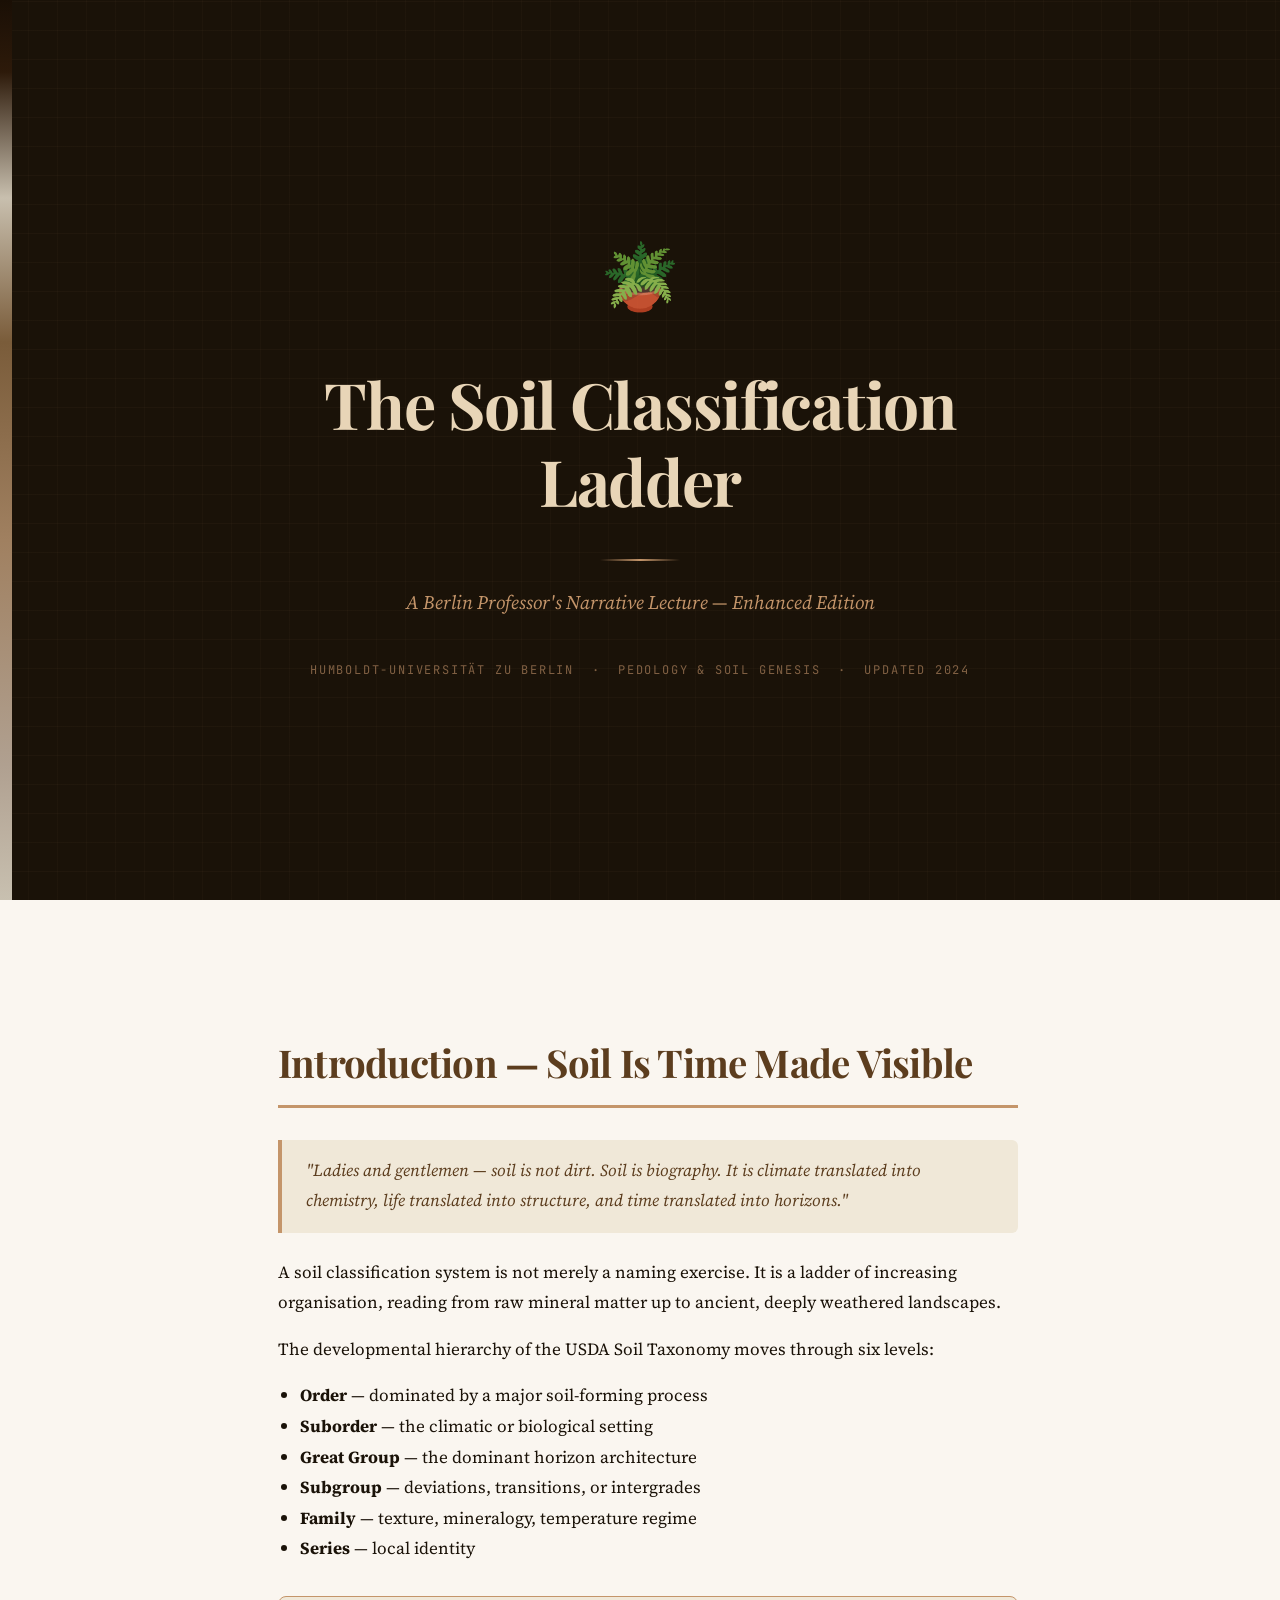
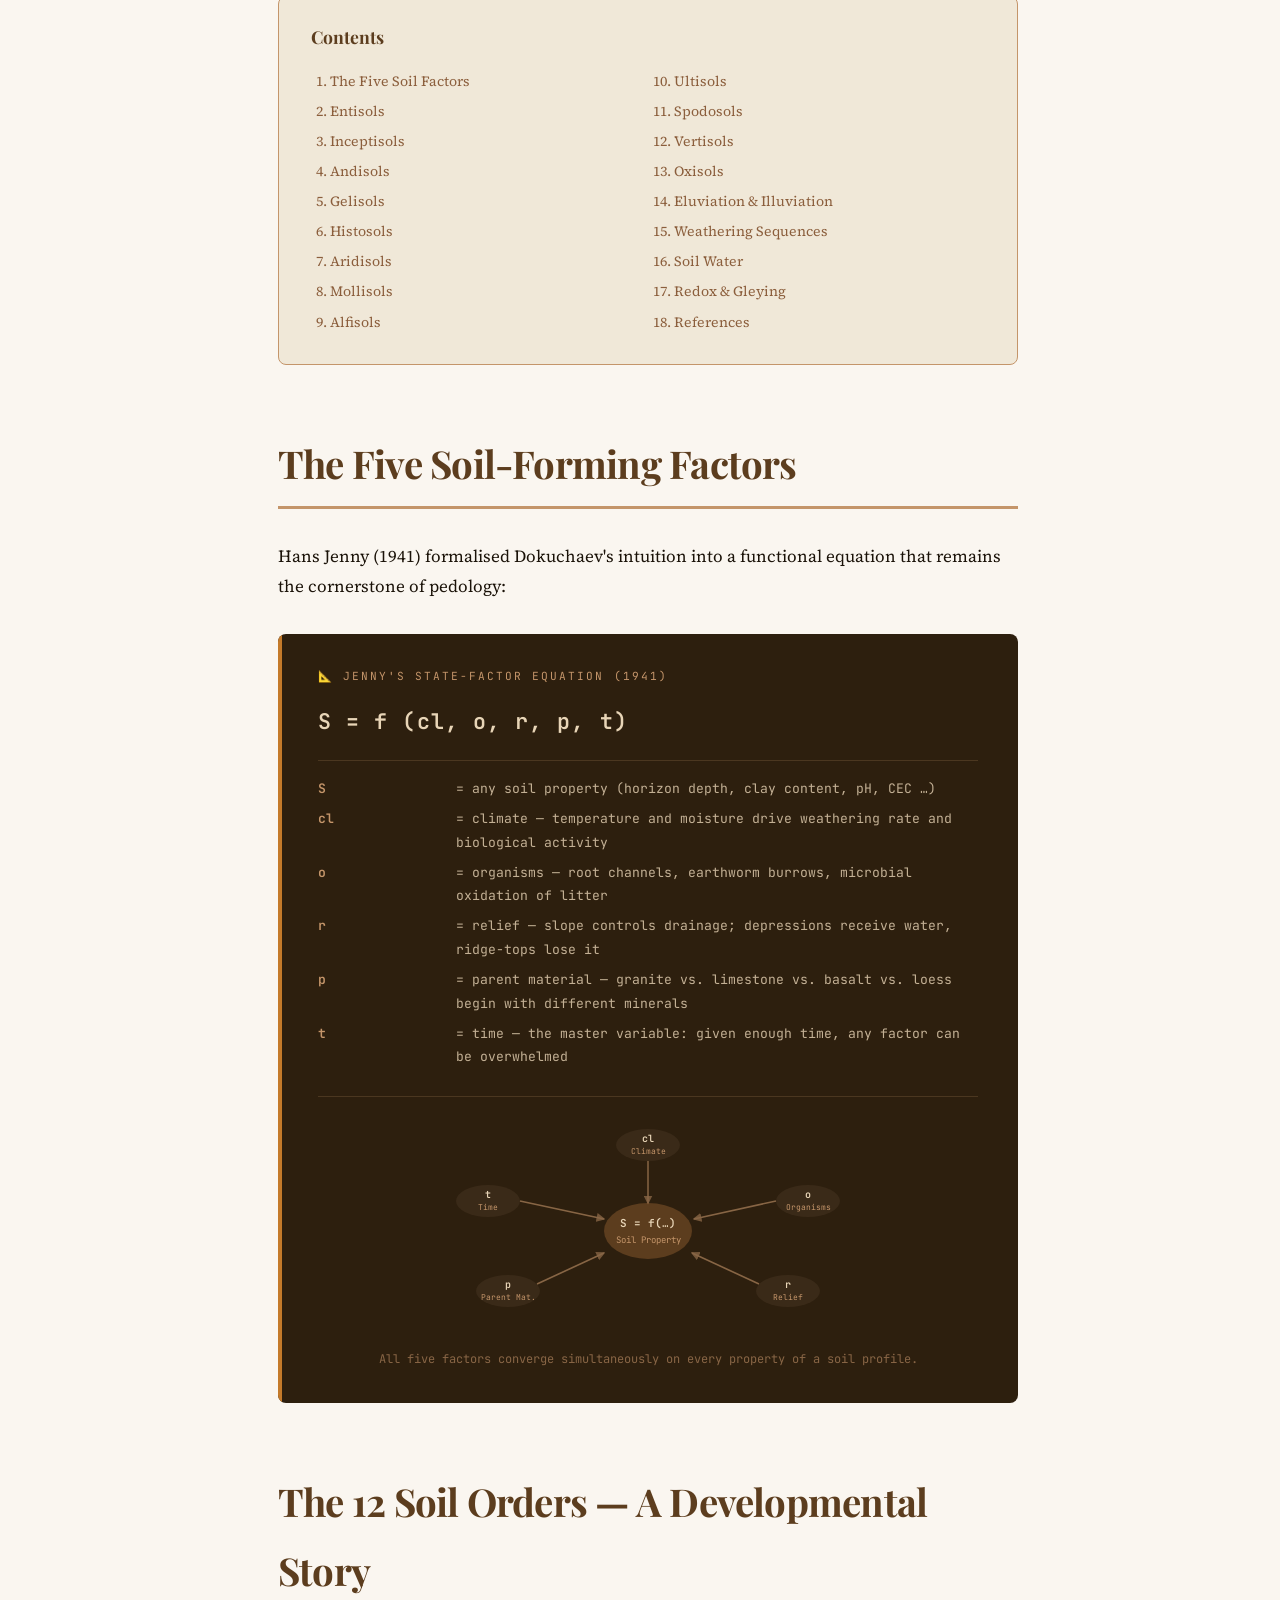
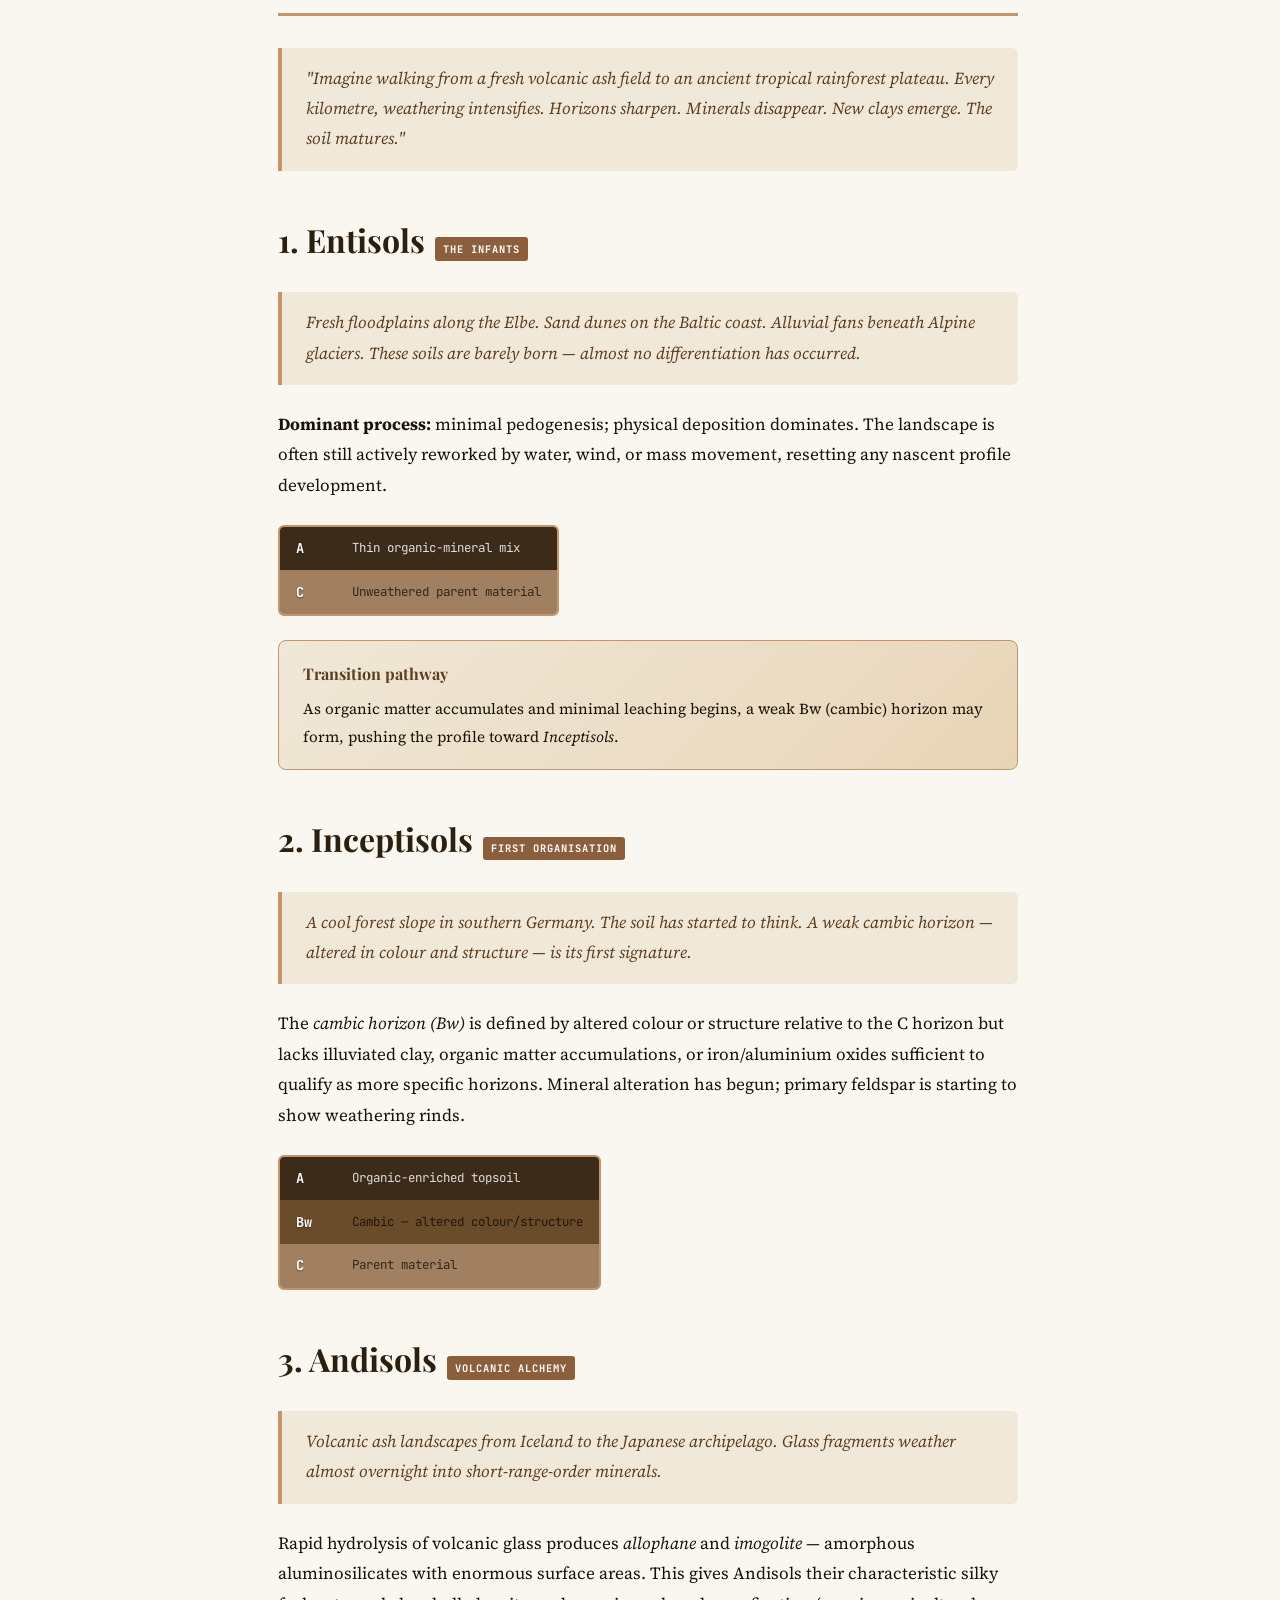
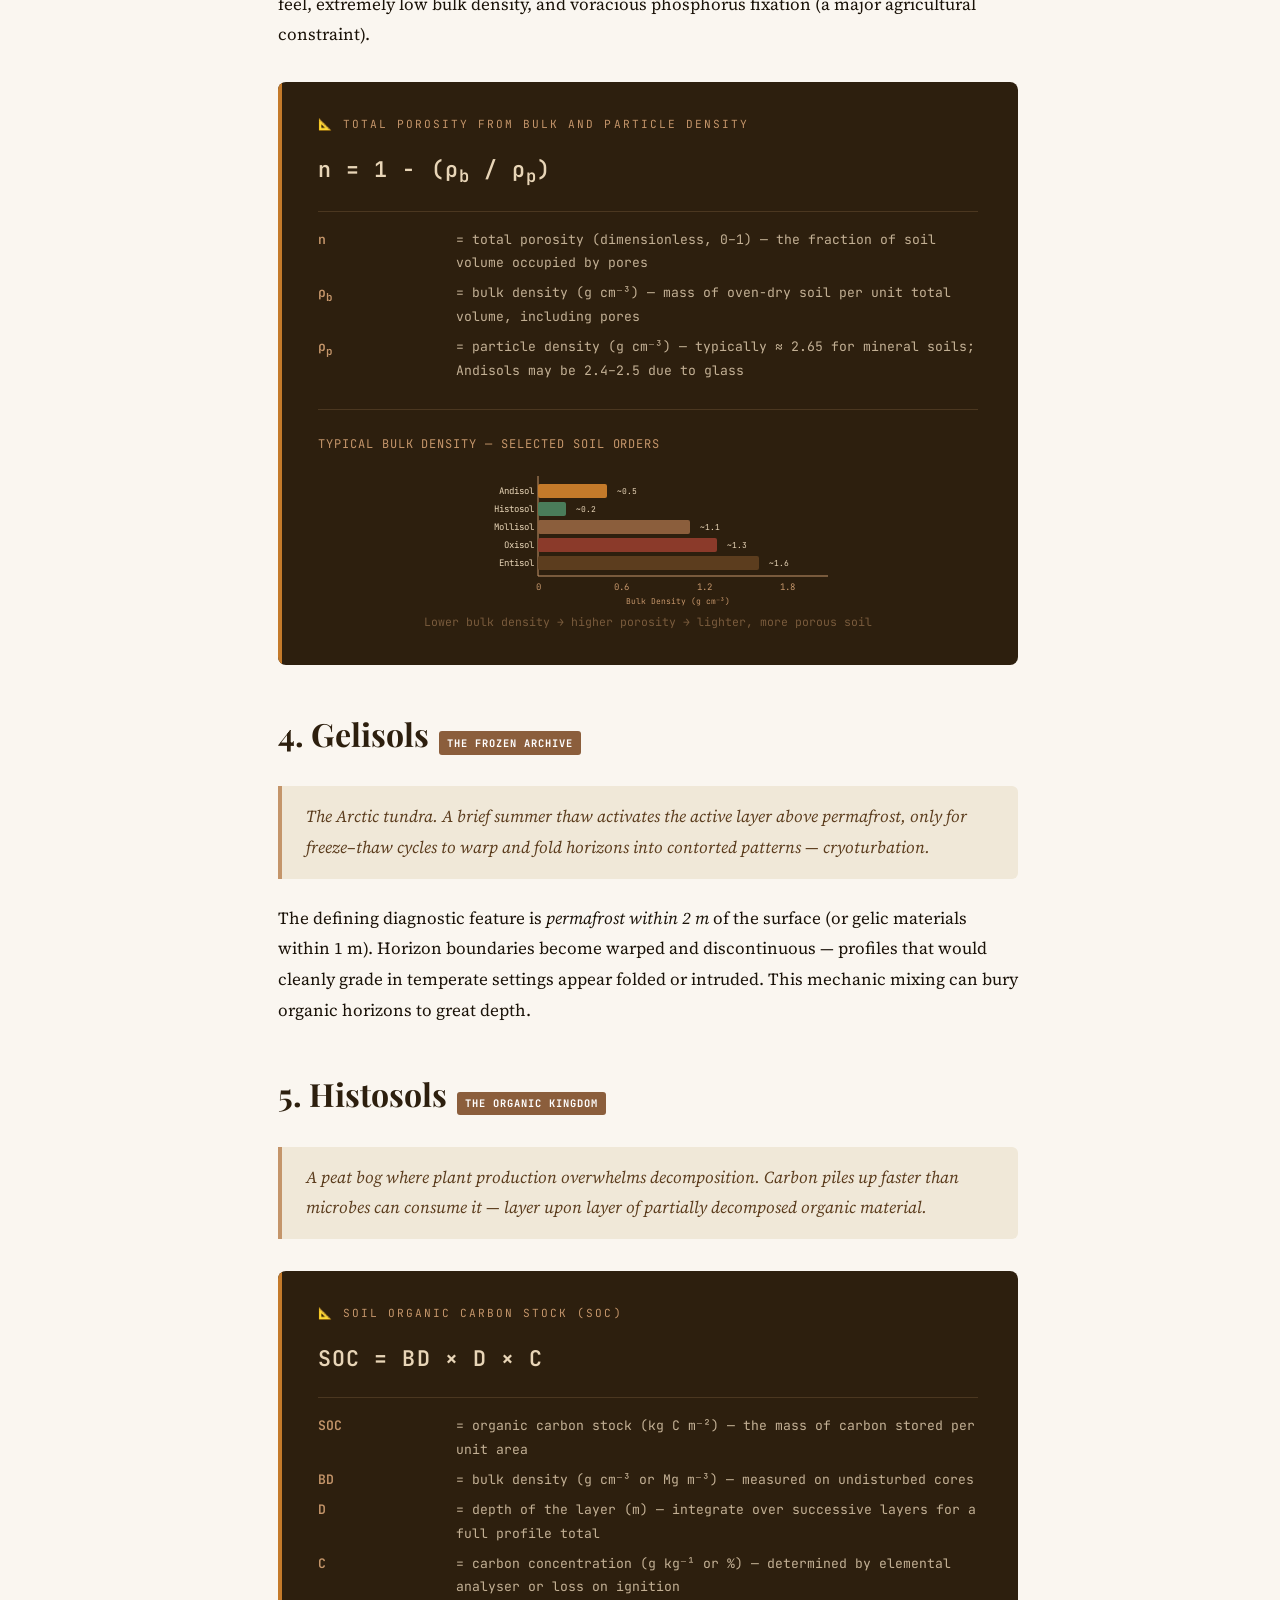
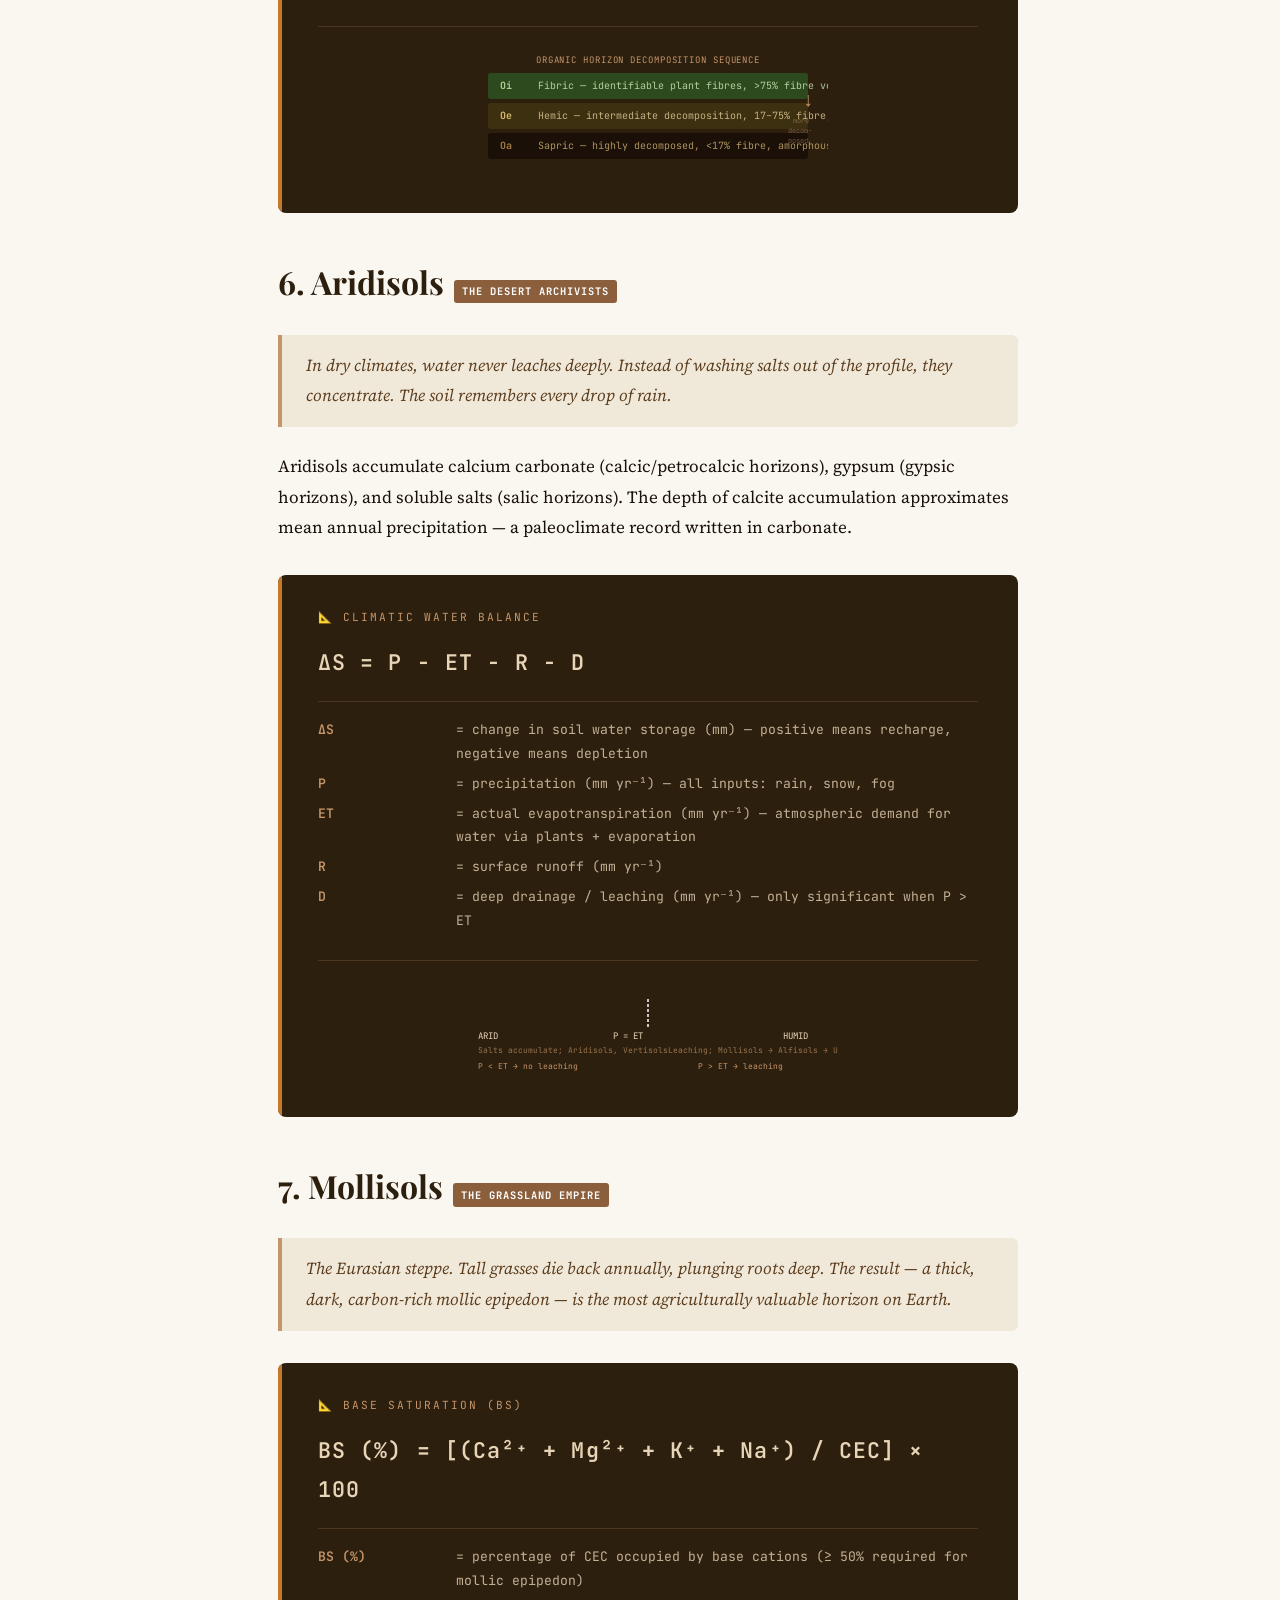
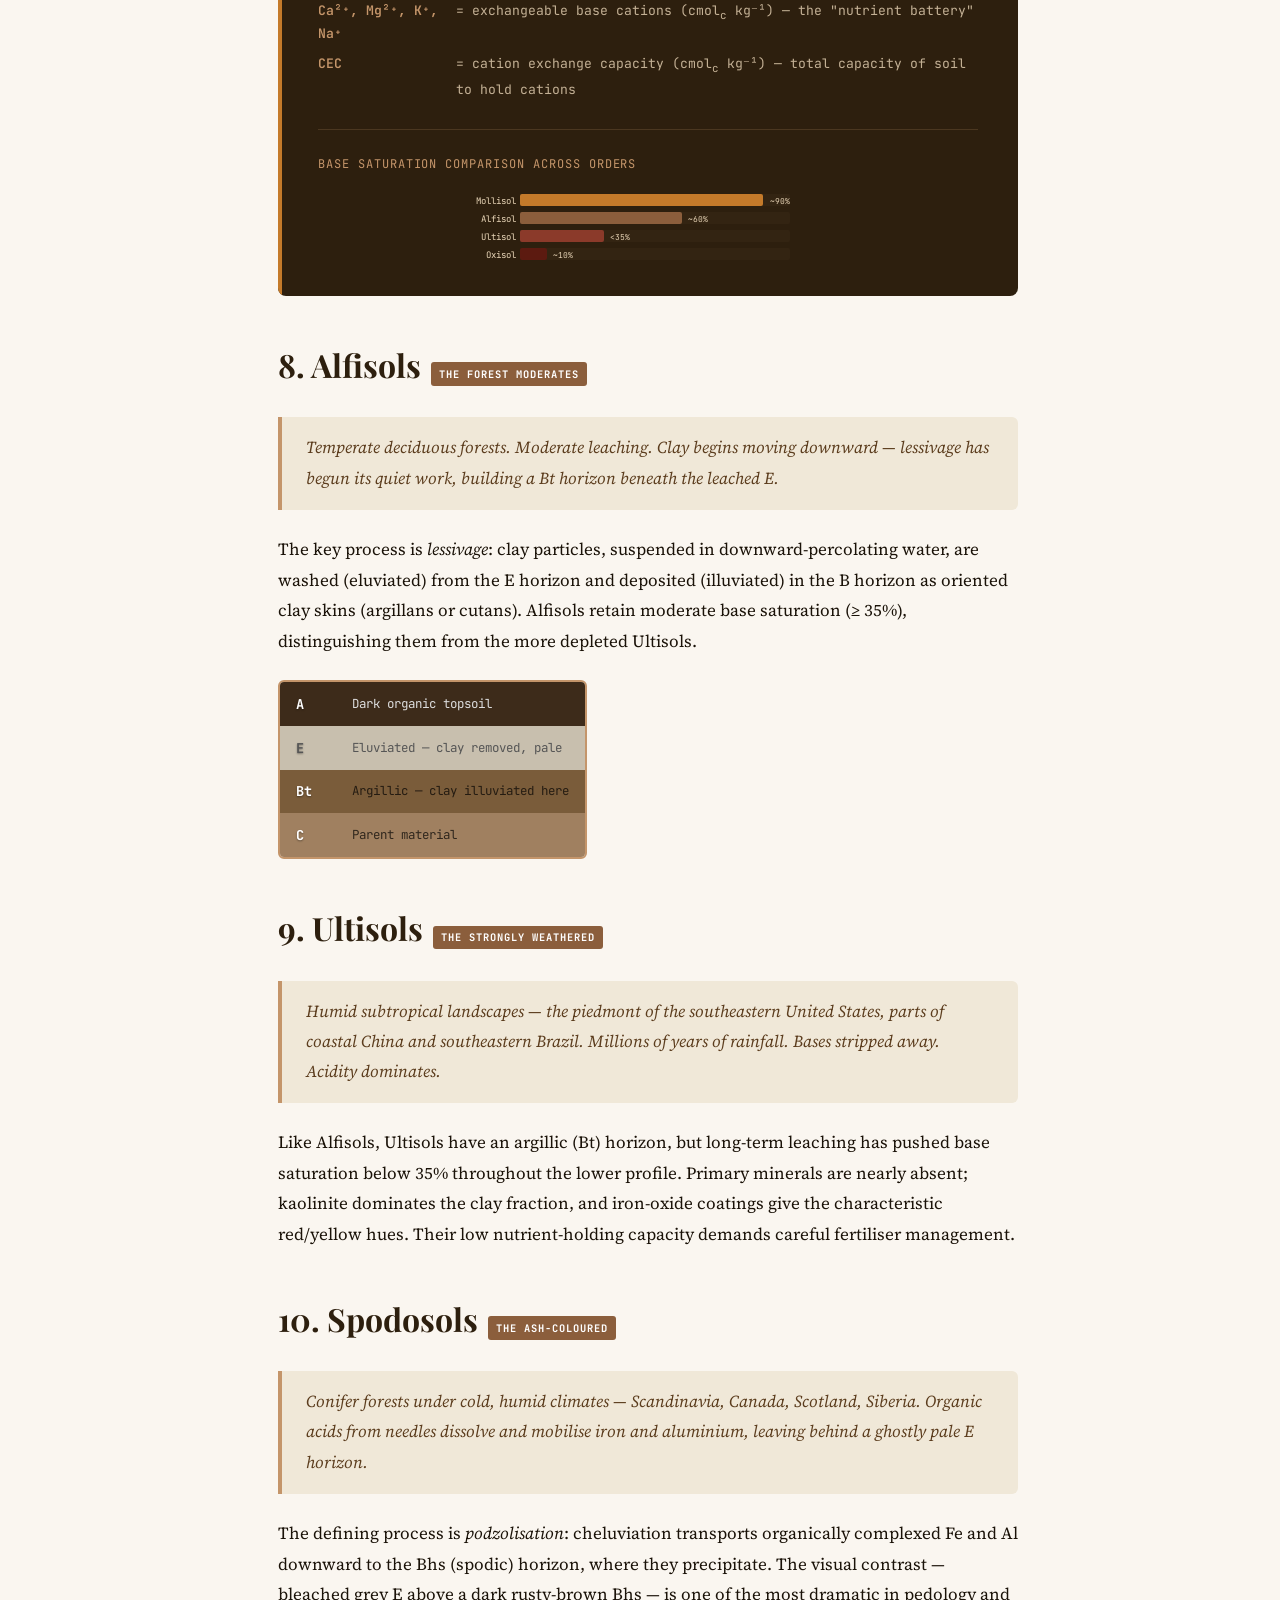
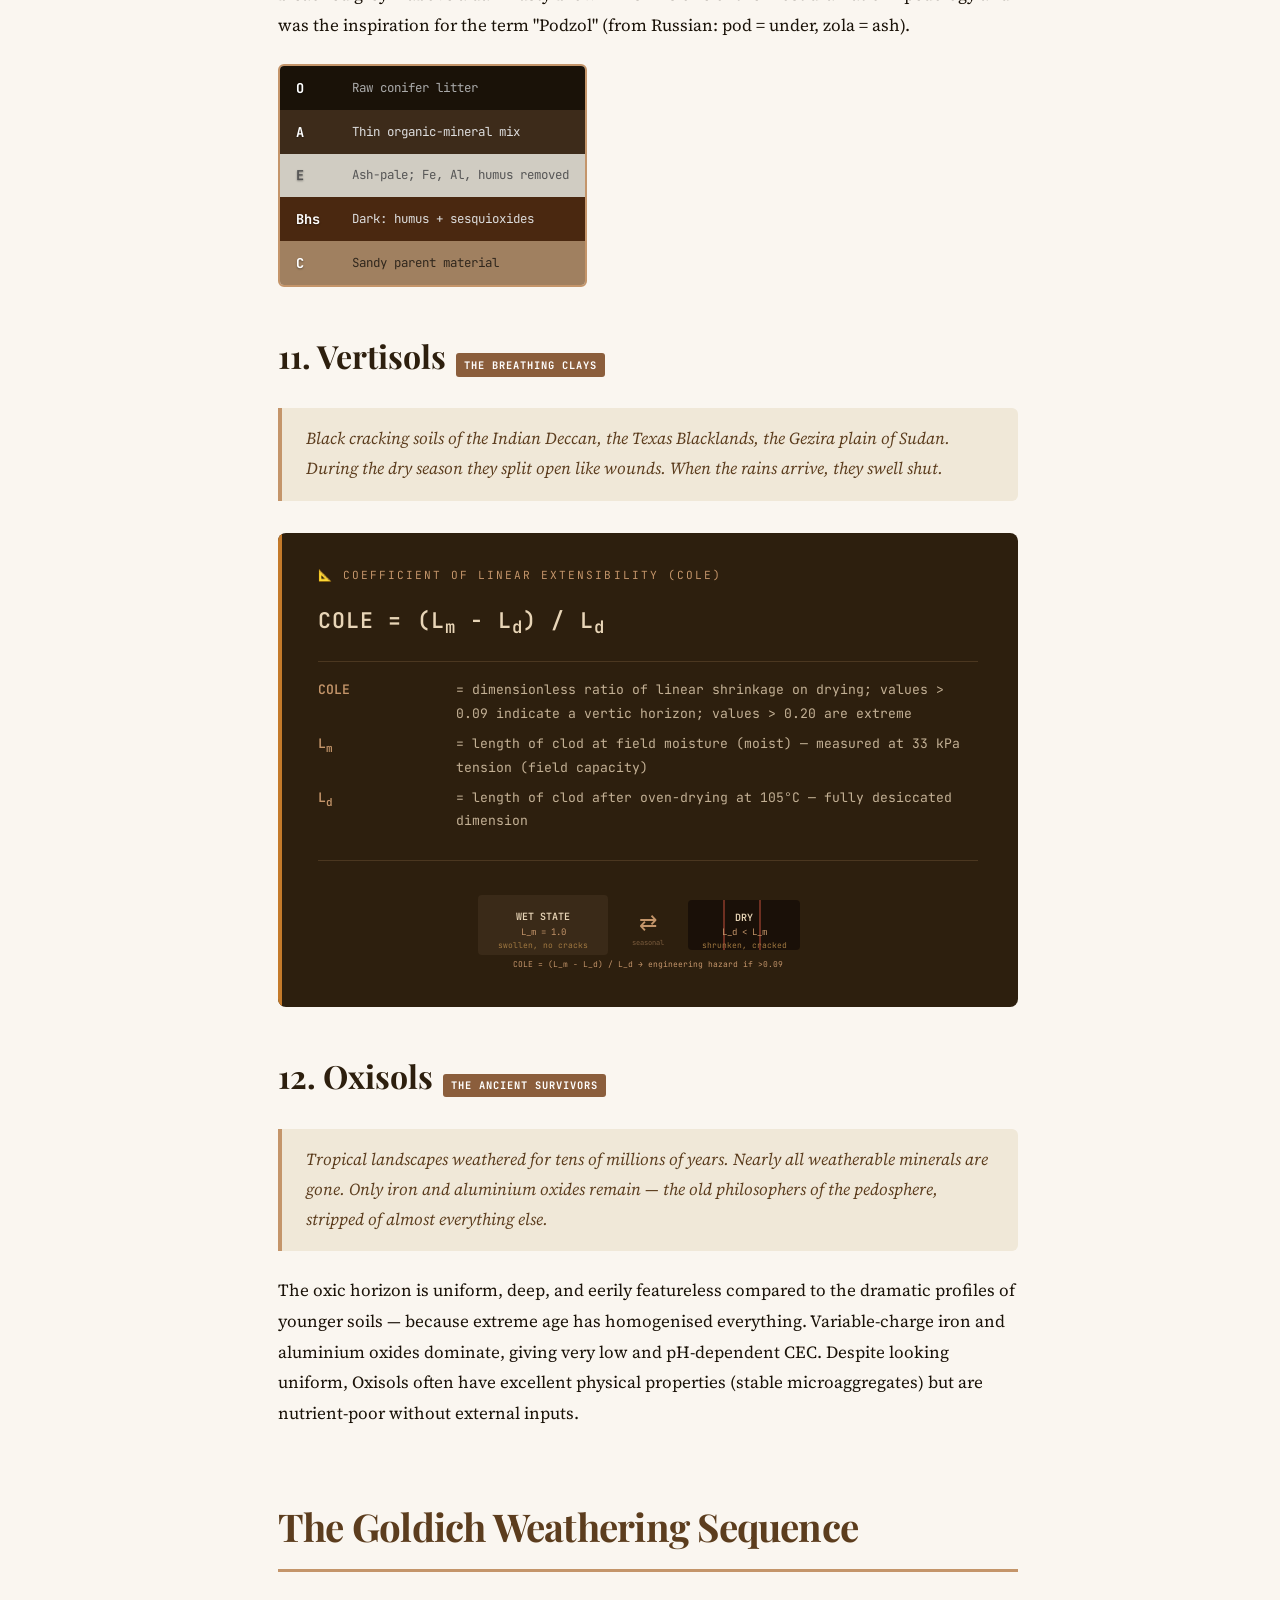
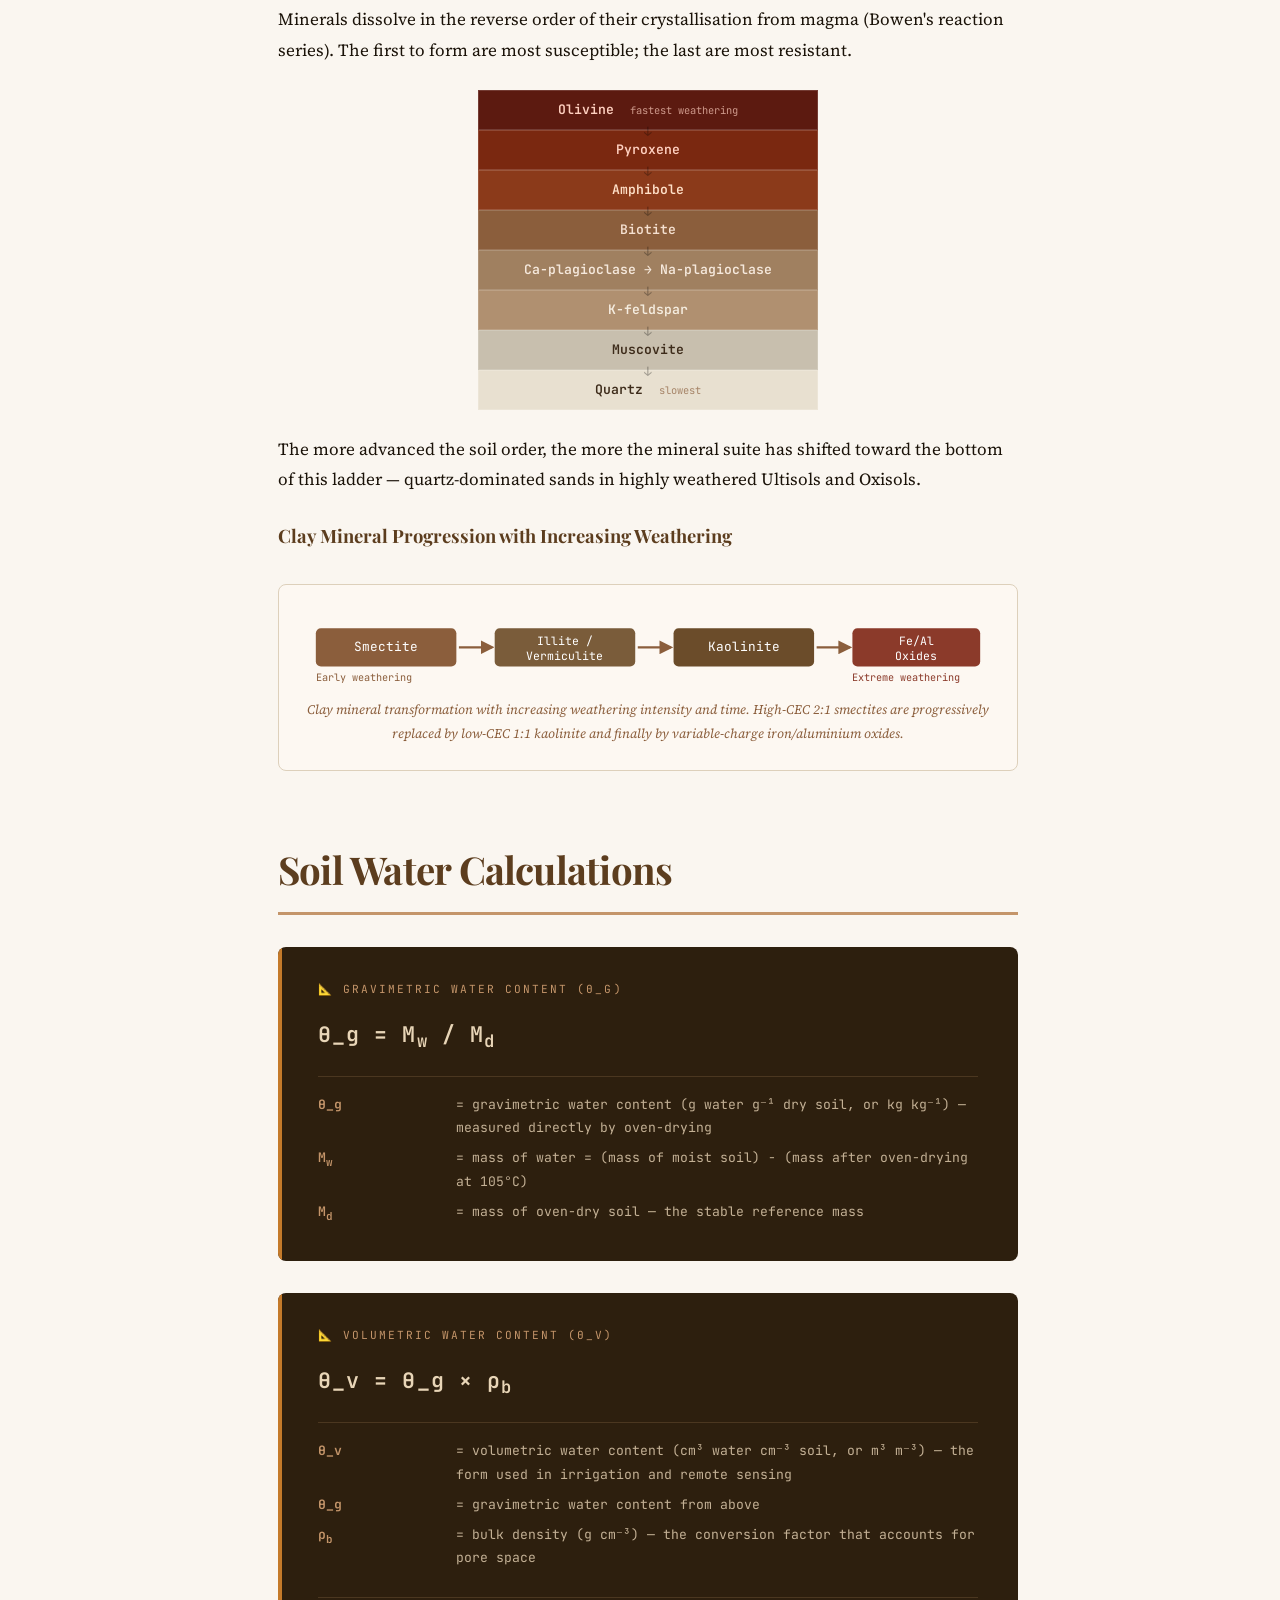
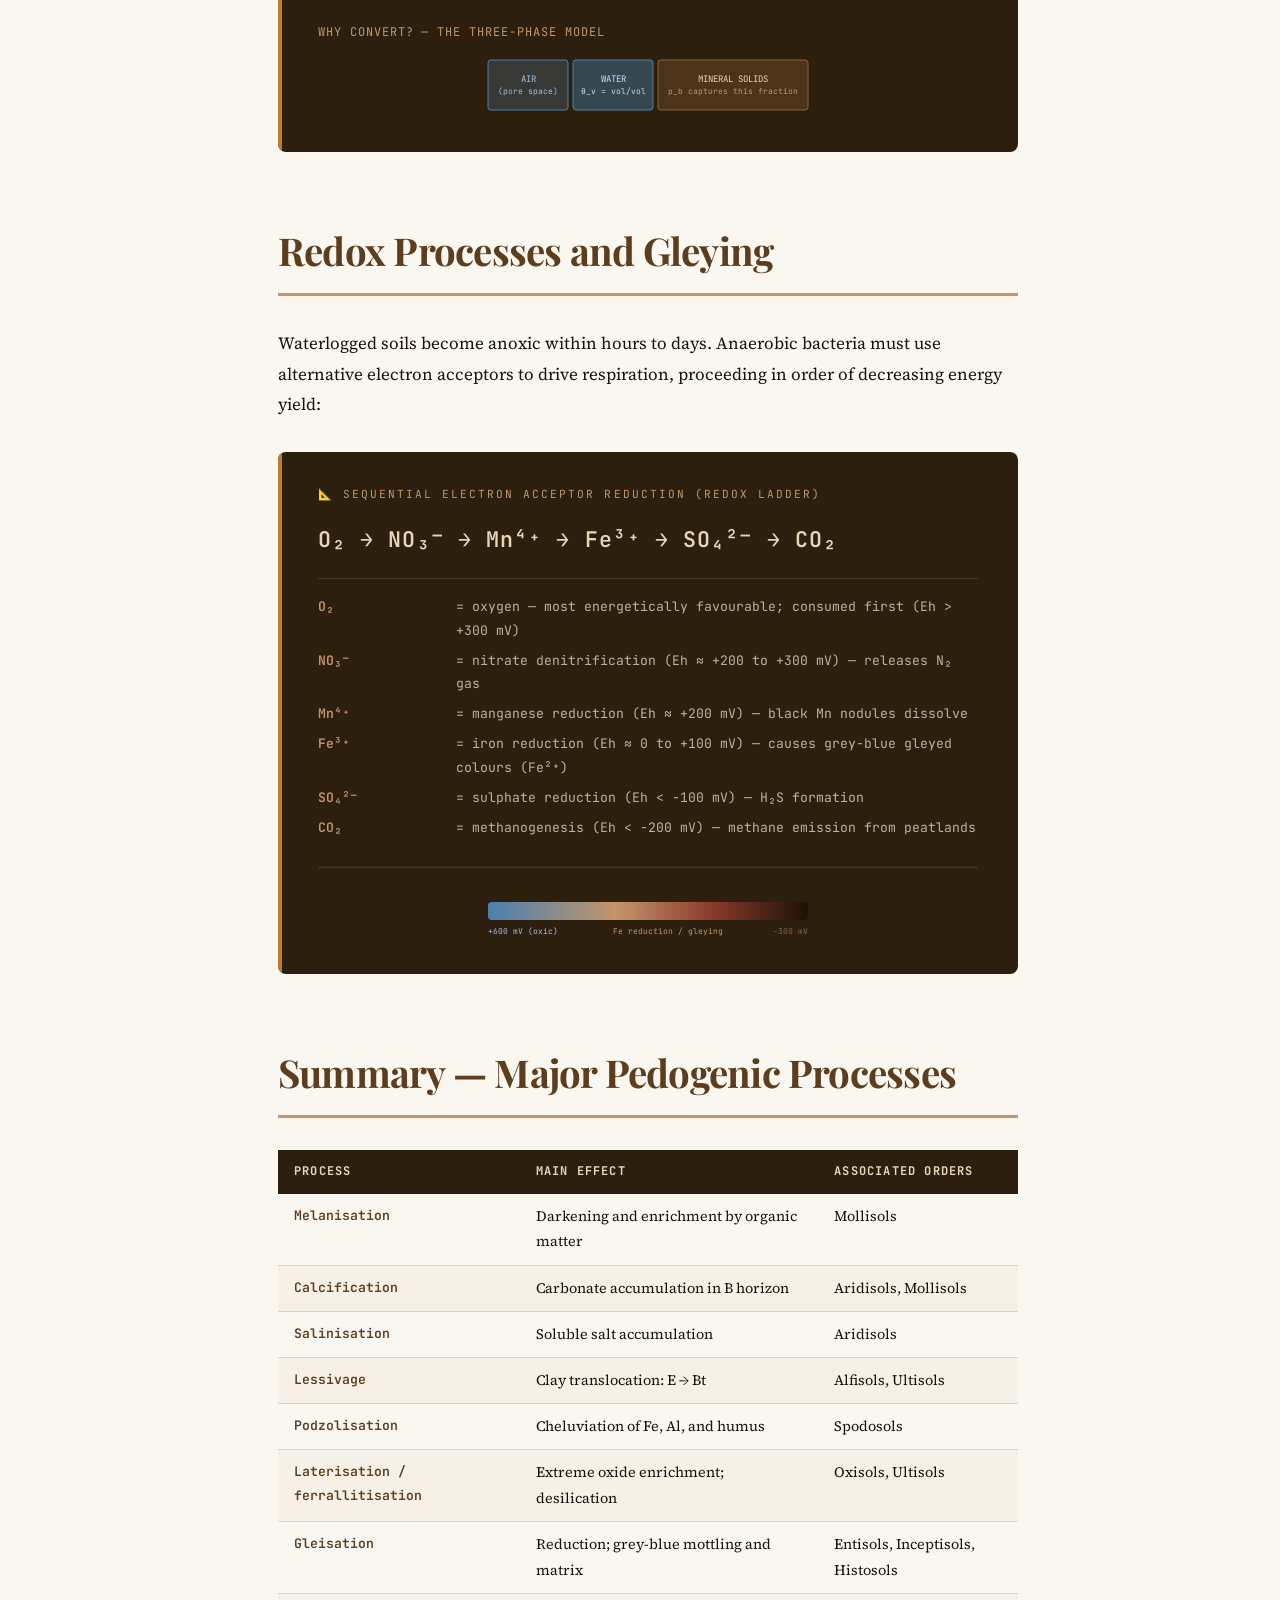
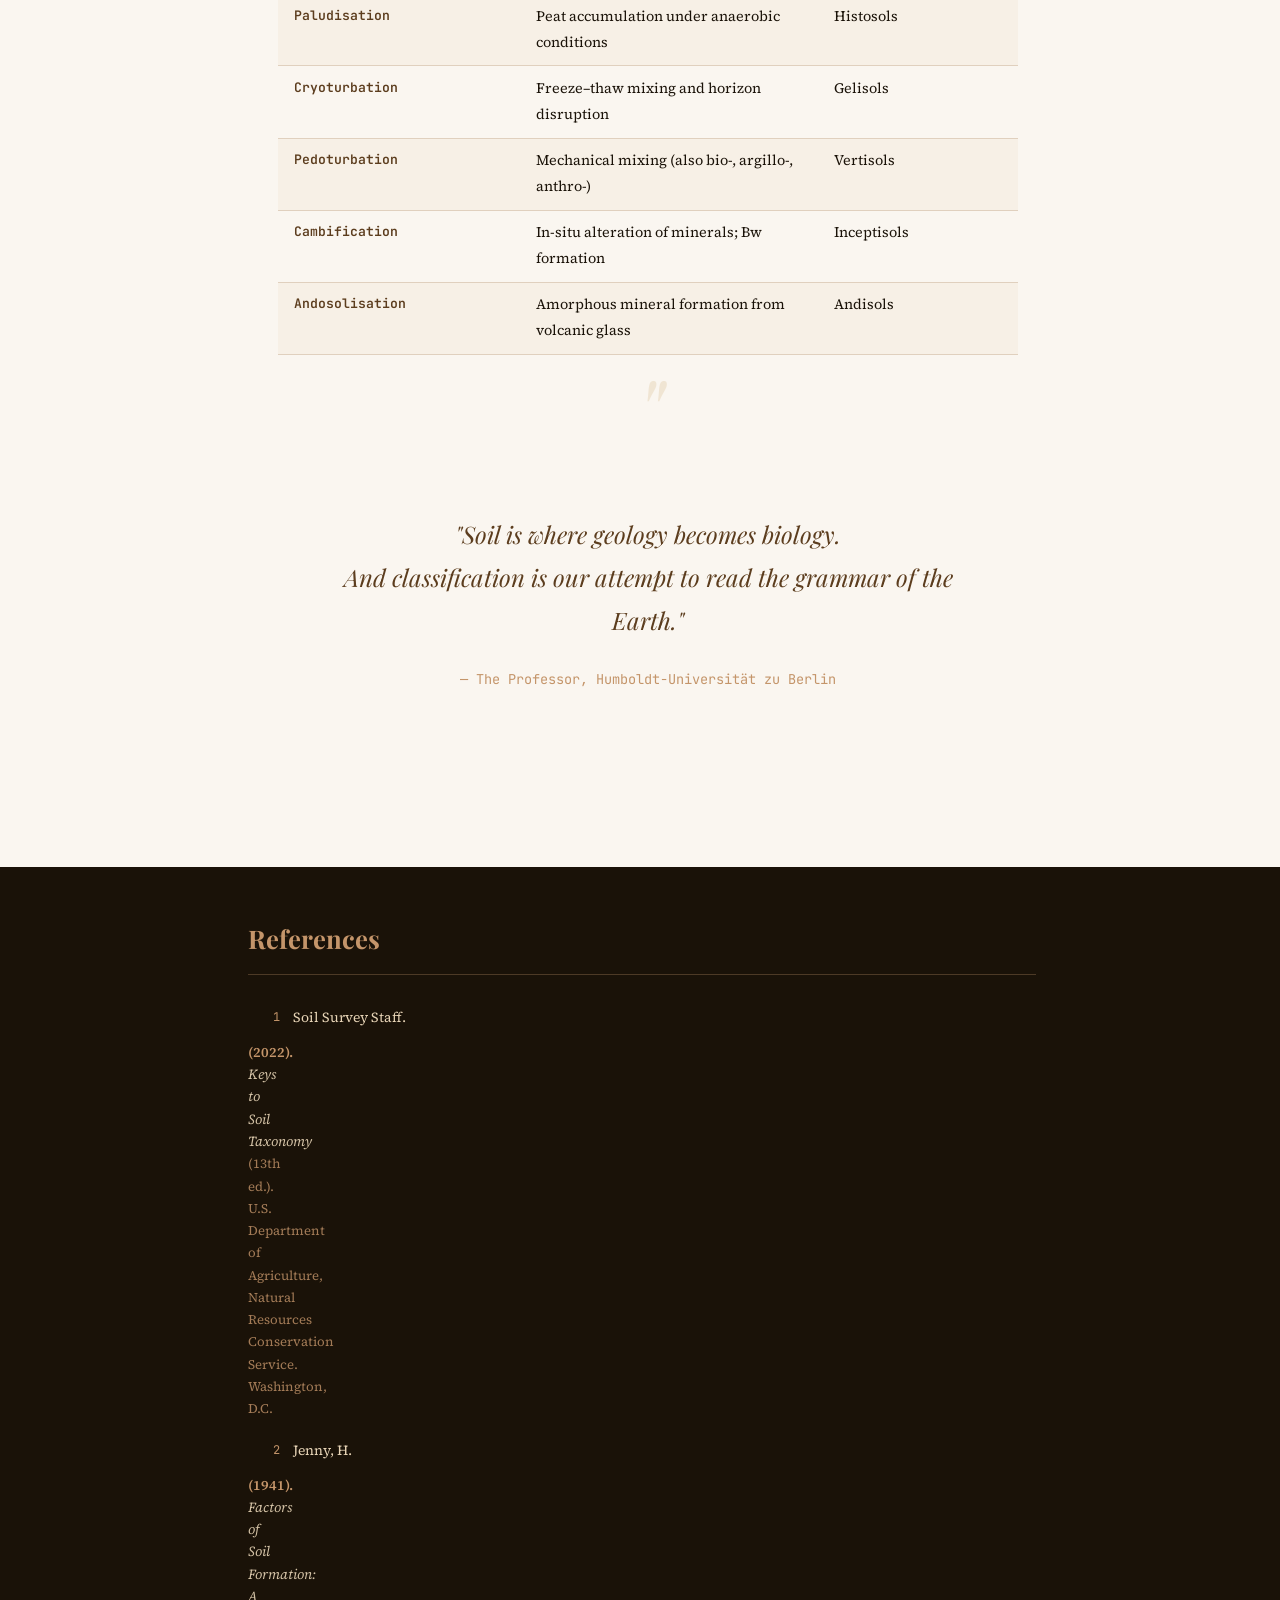
<file: soil.html>
<!DOCTYPE html>
<html lang="en">
<head>
<meta charset="UTF-8">
<meta name="viewport" content="width=device-width, initial-scale=1.0">
<title>The Soil Classification Ladder — An Enhanced Lecture</title>
<link href="https://fonts.googleapis.com/css2?family=Playfair+Display:ital,wght@0,400;0,700;1,400&family=Source+Serif+4:ital,wght@0,300;0,400;0,600;1,300;1,400&family=JetBrains+Mono:wght@400;600&display=swap" rel="stylesheet">
<style>
  :root {
    --earth-deep: #1a1208;
    --earth-dark: #2d1f0e;
    --earth-mid: #5c3d1e;
    --earth-warm: #8b5e3c;
    --earth-tan: #c4956a;
    --earth-sand: #e8d5b7;
    --earth-pale: #f5ede0;
    --horizon-a: #3d2b1a;
    --horizon-e: #c8bfae;
    --horizon-b: #7a5c3a;
    --horizon-c: #a08060;
    --accent-green: #4a7c59;
    --accent-rust: #8b3a2a;
    --accent-ochre: #c47a2a;
    --accent-slate: #4a5568;
    --ink: #1a1208;
    --paper: #faf6f0;
    --formula-bg: #2d1f0e;
    --formula-text: #e8d5b7;
    --callout-bg: #f0e8d8;
    --border: #c4956a;
  }

  * { margin: 0; padding: 0; box-sizing: border-box; }

  body {
    font-family: 'Source Serif 4', Georgia, serif;
    background: var(--paper);
    color: var(--ink);
    font-size: 17px;
    line-height: 1.8;
  }

  /* ─── COVER ─── */
  .cover {
    background: var(--earth-deep);
    min-height: 100vh;
    display: flex;
    flex-direction: column;
    justify-content: center;
    align-items: center;
    text-align: center;
    padding: 4rem 2rem;
    position: relative;
    overflow: hidden;
  }

  .cover::before {
    content: '';
    position: absolute; inset: 0;
    background:
      repeating-linear-gradient(
        0deg,
        transparent,
        transparent 28px,
        rgba(196,149,106,0.04) 28px,
        rgba(196,149,106,0.04) 29px
      ),
      repeating-linear-gradient(
        90deg,
        transparent,
        transparent 28px,
        rgba(196,149,106,0.03) 28px,
        rgba(196,149,106,0.03) 29px
      );
  }

  .cover-spade {
    font-size: 4rem;
    margin-bottom: 2rem;
    opacity: 0.8;
    animation: sway 4s ease-in-out infinite;
  }

  @keyframes sway {
    0%, 100% { transform: rotate(-5deg); }
    50% { transform: rotate(5deg); }
  }

  .cover h1 {
    font-family: 'Playfair Display', serif;
    font-size: clamp(2.2rem, 5vw, 4rem);
    font-weight: 700;
    color: var(--earth-sand);
    letter-spacing: -0.02em;
    line-height: 1.2;
    max-width: 720px;
    margin-bottom: 1rem;
    position: relative;
  }

  .cover-subtitle {
    font-family: 'Source Serif 4', serif;
    font-style: italic;
    color: var(--earth-tan);
    font-size: 1.2rem;
    margin-bottom: 2.5rem;
    position: relative;
  }

  .cover-meta {
    font-family: 'JetBrains Mono', monospace;
    font-size: 0.75rem;
    color: rgba(196,149,106,0.6);
    letter-spacing: 0.15em;
    text-transform: uppercase;
    position: relative;
  }

  .cover-divider {
    width: 80px;
    height: 2px;
    background: linear-gradient(90deg, transparent, var(--earth-tan), transparent);
    margin: 1.5rem auto;
  }

  /* ─── SOIL PROFILE SIDEBAR INDICATOR ─── */
  .profile-indicator {
    position: fixed;
    left: 0; top: 0;
    width: 12px;
    height: 100%;
    z-index: 100;
    background: linear-gradient(
      to bottom,
      #1a0f05 0%,         /* O horizon – litter */
      #2d1a0a 8%,         /* A horizon – topsoil */
      #c8bfae 22%,        /* E horizon – eluviation */
      #7a5c3a 38%,        /* B horizon – illuviation */
      #a08060 60%,        /* C horizon – parent material */
      #b0a090 85%,        /* R horizon – bedrock */
      #c8c0b0 100%
    );
  }

  /* ─── MAIN CONTENT ─── */
  .content {
    max-width: 820px;
    margin: 0 auto;
    padding: 4rem 2rem 4rem 3rem;
  }

  /* ─── SECTION HEADERS ─── */
  .part-header {
    font-family: 'Playfair Display', serif;
    font-size: clamp(1.6rem, 3vw, 2.4rem);
    font-weight: 700;
    color: var(--earth-mid);
    border-bottom: 3px solid var(--earth-tan);
    padding-bottom: 0.5rem;
    margin: 4rem 0 2rem;
    letter-spacing: -0.02em;
  }

  .order-number {
    font-family: 'JetBrains Mono', monospace;
    font-size: 0.7rem;
    letter-spacing: 0.2em;
    color: var(--earth-tan);
    text-transform: uppercase;
    display: block;
    margin-bottom: 0.3rem;
  }

  .order-name {
    font-family: 'Playfair Display', serif;
    font-size: clamp(1.4rem, 2.5vw, 2rem);
    font-weight: 700;
    color: var(--earth-dark);
    margin: 2.5rem 0 0.8rem;
    display: flex;
    align-items: baseline;
    gap: 0.6rem;
  }

  .order-badge {
    font-family: 'JetBrains Mono', monospace;
    font-size: 0.65rem;
    background: var(--earth-warm);
    color: white;
    padding: 0.15rem 0.5rem;
    border-radius: 3px;
    letter-spacing: 0.1em;
    text-transform: uppercase;
    vertical-align: middle;
  }

  /* ─── NARRATIVE BLOCKS ─── */
  .narrative {
    font-style: italic;
    color: #5c3d1e;
    border-left: 4px solid var(--earth-tan);
    padding: 1rem 1.5rem;
    background: var(--callout-bg);
    margin: 1.5rem 0;
    border-radius: 0 6px 6px 0;
    font-size: 1.05rem;
  }

  /* ─── FORMULA BOXES ─── */
  .formula-box {
    background: var(--formula-bg);
    color: var(--formula-text);
    border-radius: 8px;
    padding: 2rem 2.5rem;
    margin: 2rem 0;
    font-family: 'JetBrains Mono', monospace;
    position: relative;
    overflow: hidden;
  }

  .formula-box::before {
    content: '';
    position: absolute;
    top: 0; left: 0;
    width: 4px; height: 100%;
    background: var(--accent-ochre);
  }

  .formula-label {
    font-size: 0.7rem;
    letter-spacing: 0.18em;
    text-transform: uppercase;
    color: var(--earth-tan);
    margin-bottom: 1rem;
    font-family: 'JetBrains Mono', monospace;
  }

  .formula-main {
    font-size: 1.35rem;
    font-weight: 600;
    color: var(--earth-sand);
    margin-bottom: 1.2rem;
    letter-spacing: 0.05em;
  }

  .formula-terms {
    list-style: none;
    padding: 0;
    margin: 0.8rem 0 0;
    border-top: 1px solid rgba(196,149,106,0.2);
    padding-top: 0.8rem;
  }

  .formula-terms li {
    font-size: 0.82rem;
    color: rgba(232,213,183,0.8);
    padding: 0.2rem 0;
    display: grid;
    grid-template-columns: 130px 1fr;
    gap: 0.5rem;
  }

  .formula-terms li .sym {
    color: var(--earth-tan);
    font-weight: 600;
  }

  .formula-viz {
    margin-top: 1.5rem;
    padding-top: 1.5rem;
    border-top: 1px solid rgba(196,149,106,0.2);
  }

  /* ─── SVG DIAGRAMS ─── */
  .diagram-wrap {
    margin: 2rem 0;
    background: #fdf8f2;
    border: 1px solid #ddd0bb;
    border-radius: 8px;
    padding: 1.5rem;
  }

  .diagram-wrap figcaption {
    font-size: 0.82rem;
    color: var(--earth-warm);
    text-align: center;
    margin-top: 0.8rem;
    font-style: italic;
  }

  .diagram-wrap svg {
    display: block;
    margin: 0 auto;
    max-width: 100%;
  }

  /* ─── HORIZON PROFILE ─── */
  .horizon-profile {
    display: flex;
    flex-direction: column;
    gap: 0;
    border-radius: 6px;
    overflow: hidden;
    border: 2px solid #c4956a;
    margin: 1.5rem 0;
    width: fit-content;
    min-width: 220px;
  }

  .horizon-layer {
    display: flex;
    align-items: center;
    gap: 1rem;
    padding: 0.6rem 1rem;
    font-family: 'JetBrains Mono', monospace;
    font-size: 0.85rem;
  }

  .hz-code {
    font-weight: 700;
    min-width: 2.5rem;
    color: white;
    text-shadow: 0 1px 2px rgba(0,0,0,0.4);
  }

  .hz-desc {
    color: rgba(0,0,0,0.7);
    font-size: 0.78rem;
  }

  /* ─── PROCESS TABLE ─── */
  .process-table {
    width: 100%;
    border-collapse: collapse;
    margin: 1.5rem 0;
    font-size: 0.9rem;
  }

  .process-table th {
    background: var(--earth-dark);
    color: var(--earth-sand);
    padding: 0.7rem 1rem;
    text-align: left;
    font-family: 'JetBrains Mono', monospace;
    font-size: 0.75rem;
    letter-spacing: 0.1em;
    text-transform: uppercase;
  }

  .process-table td {
    padding: 0.6rem 1rem;
    border-bottom: 1px solid #e0d0be;
    vertical-align: top;
  }

  .process-table tr:nth-child(even) td {
    background: #f7f0e6;
  }

  .process-table .process-name {
    font-weight: 600;
    color: var(--earth-mid);
    font-family: 'JetBrains Mono', monospace;
    font-size: 0.82rem;
  }

  /* ─── CALLOUT ─── */
  .callout {
    background: linear-gradient(135deg, #f0e8d8, #e8d5b7);
    border: 1px solid #c4956a;
    border-radius: 8px;
    padding: 1.2rem 1.5rem;
    margin: 1.5rem 0;
    font-size: 0.95rem;
  }

  .callout-title {
    font-family: 'Playfair Display', serif;
    font-weight: 700;
    color: var(--earth-mid);
    margin-bottom: 0.4rem;
    font-size: 1rem;
  }

  /* ─── REFERENCES ─── */
  .references {
    background: var(--earth-deep);
    color: var(--earth-sand);
    padding: 3rem 2.5rem;
    margin-top: 4rem;
  }

  .references h2 {
    font-family: 'Playfair Display', serif;
    color: var(--earth-tan);
    font-size: 1.6rem;
    margin-bottom: 2rem;
    border-bottom: 1px solid rgba(196,149,106,0.3);
    padding-bottom: 0.8rem;
  }

  .ref-list {
    list-style: none;
    counter-reset: refs;
    display: flex;
    flex-direction: column;
    gap: 1.2rem;
  }

  .ref-list li {
    counter-increment: refs;
    display: grid;
    grid-template-columns: 2rem 1fr;
    gap: 0.8rem;
    font-size: 0.87rem;
    line-height: 1.6;
  }

  .ref-list li::before {
    content: counter(refs);
    font-family: 'JetBrains Mono', monospace;
    color: var(--earth-tan);
    font-size: 0.75rem;
    margin-top: 0.1rem;
    text-align: right;
  }

  .ref-authors { color: var(--earth-sand); }
  .ref-year { color: var(--earth-tan); font-weight: 600; }
  .ref-title { font-style: italic; color: rgba(232,213,183,0.9); }
  .ref-source { color: rgba(196,149,106,0.8); font-size: 0.82rem; }

  /* ─── CLOSING ─── */
  .closing-quote {
    text-align: center;
    padding: 3rem 2rem;
    font-family: 'Playfair Display', serif;
    font-style: italic;
    font-size: clamp(1.1rem, 2vw, 1.5rem);
    color: var(--earth-mid);
    position: relative;
  }

  .closing-quote::before {
    content: '"';
    font-size: 6rem;
    color: var(--earth-sand);
    position: absolute;
    top: -1rem;
    left: 50%;
    transform: translateX(-50%);
    font-family: 'Playfair Display', serif;
    line-height: 1;
    opacity: 0.5;
  }

  /* ─── WEATHERING LADDER ─── */
  .weathering-ladder {
    display: flex;
    flex-direction: column;
    align-items: center;
    gap: 0;
    margin: 1.5rem auto;
    max-width: 340px;
  }

  .mineral-rung {
    width: 100%;
    text-align: center;
    padding: 0.45rem 1rem;
    font-family: 'JetBrains Mono', monospace;
    font-size: 0.82rem;
    font-weight: 600;
    border: 1px solid rgba(255,255,255,0.15);
    position: relative;
    transition: transform 0.2s;
  }

  .mineral-rung:hover { transform: scaleX(1.02); z-index: 1; }

  .mineral-rung .rate {
    font-size: 0.65rem;
    font-weight: 400;
    opacity: 0.7;
    margin-left: 0.5rem;
  }

  .mineral-rung::after {
    content: '↓';
    position: absolute;
    bottom: -14px;
    left: 50%;
    transform: translateX(-50%);
    color: rgba(0,0,0,0.3);
    font-size: 0.8rem;
    z-index: 2;
  }

  .mineral-rung:last-child::after { display: none; }

  p { margin-bottom: 1rem; }
  p:last-child { margin-bottom: 0; }

  .toc {
    background: var(--callout-bg);
    border: 1px solid var(--border);
    border-radius: 8px;
    padding: 1.5rem 2rem;
    margin: 2rem 0;
  }

  .toc h3 {
    font-family: 'Playfair Display', serif;
    color: var(--earth-mid);
    margin-bottom: 1rem;
    font-size: 1.1rem;
  }

  .toc ol {
    columns: 2;
    column-gap: 2rem;
    font-size: 0.88rem;
    padding-left: 1.2rem;
  }

  .toc li { margin-bottom: 0.3rem; color: var(--earth-warm); }

  @media (max-width: 600px) {
    .content { padding: 2rem 1.5rem 2rem 1.5rem; }
    .profile-indicator { display: none; }
    .toc ol { columns: 1; }
    .formula-terms li { grid-template-columns: 1fr; }
  }
</style>
</head>
<body>

<!-- Soil profile colour strip on the left -->
<div class="profile-indicator" title="Schematic soil profile horizons O → R"></div>

<!-- ═══════════════════════════════════════════════ COVER ══ -->
<div class="cover">
  <div class="cover-spade">🪴</div>
  <h1>The Soil Classification Ladder</h1>
  <div class="cover-divider"></div>
  <p class="cover-subtitle">A Berlin Professor's Narrative Lecture — Enhanced Edition</p>
  <p class="cover-meta">Humboldt-Universität zu Berlin &nbsp;·&nbsp; Pedology &amp; Soil Genesis &nbsp;·&nbsp; Updated 2024</p>
</div>

<!-- ═══════════════════════════════════════════════ CONTENT ══ -->
<div class="content">

  <!-- ── INTRODUCTION ── -->
  <h2 class="part-header">Introduction — Soil Is Time Made Visible</h2>

  <div class="narrative">
    "Ladies and gentlemen — soil is not dirt. Soil is biography. It is climate translated into chemistry, life translated into structure, and time translated into horizons."
  </div>

  <p>A soil classification system is not merely a naming exercise. It is a ladder of increasing organisation, reading from raw mineral matter up to ancient, deeply weathered landscapes.</p>

  <p>The developmental hierarchy of the USDA Soil Taxonomy moves through six levels:</p>
  <ul style="padding-left:1.4rem; margin-bottom:1rem;">
    <li><strong>Order</strong> — dominated by a major soil-forming process</li>
    <li><strong>Suborder</strong> — the climatic or biological setting</li>
    <li><strong>Great Group</strong> — the dominant horizon architecture</li>
    <li><strong>Subgroup</strong> — deviations, transitions, or intergrades</li>
    <li><strong>Family</strong> — texture, mineralogy, temperature regime</li>
    <li><strong>Series</strong> — local identity</li>
  </ul>

  <div class="toc">
    <h3>Contents</h3>
    <ol>
      <li>The Five Soil Factors</li>
      <li>Entisols</li>
      <li>Inceptisols</li>
      <li>Andisols</li>
      <li>Gelisols</li>
      <li>Histosols</li>
      <li>Aridisols</li>
      <li>Mollisols</li>
      <li>Alfisols</li>
      <li>Ultisols</li>
      <li>Spodosols</li>
      <li>Vertisols</li>
      <li>Oxisols</li>
      <li>Eluviation &amp; Illuviation</li>
      <li>Weathering Sequences</li>
      <li>Soil Water</li>
      <li>Redox &amp; Gleying</li>
      <li>References</li>
    </ol>
  </div>

  <!-- ══ THE FIVE FACTORS ══ -->
  <h2 class="part-header">The Five Soil-Forming Factors</h2>

  <p>Hans Jenny (1941) formalised Dokuchaev's intuition into a functional equation that remains the cornerstone of pedology:</p>

  <!-- FORMULA 1 — Jenny's State-Factor Equation -->
  <div class="formula-box">
    <div class="formula-label">📐 Jenny's State-Factor Equation (1941)</div>
    <div class="formula-main">S = f (cl, o, r, p, t)</div>
    <ul class="formula-terms">
      <li><span class="sym">S</span><span>= any soil property (horizon depth, clay content, pH, CEC …)</span></li>
      <li><span class="sym">cl</span><span>= climate — temperature and moisture drive weathering rate and biological activity</span></li>
      <li><span class="sym">o</span><span>= organisms — root channels, earthworm burrows, microbial oxidation of litter</span></li>
      <li><span class="sym">r</span><span>= relief — slope controls drainage; depressions receive water, ridge-tops lose it</span></li>
      <li><span class="sym">p</span><span>= parent material — granite vs. limestone vs. basalt vs. loess begin with different minerals</span></li>
      <li><span class="sym">t</span><span>= time — the master variable: given enough time, any factor can be overwhelmed</span></li>
    </ul>
    <div class="formula-viz">
      <!-- Visual: factor interaction wheel -->
      <svg viewBox="0 0 400 220" xmlns="http://www.w3.org/2000/svg" style="width:100%;max-width:400px;display:block;margin:0 auto;">
        <defs>
          <marker id="arr" markerWidth="6" markerHeight="6" refX="5" refY="3" orient="auto">
            <path d="M0,0 L6,3 L0,6 Z" fill="#c4956a" opacity="0.8"/>
          </marker>
        </defs>
        <!-- Central node -->
        <ellipse cx="200" cy="110" rx="44" ry="28" fill="#5c3d1e"/>
        <text x="200" y="106" text-anchor="middle" fill="#e8d5b7" font-family="JetBrains Mono,monospace" font-size="11" font-weight="600">S = f(…)</text>
        <text x="200" y="122" text-anchor="middle" fill="#c4956a" font-family="JetBrains Mono,monospace" font-size="9">Soil Property</text>
        <!-- Factor nodes -->
        <!-- cl top -->
        <ellipse cx="200" cy="24" rx="32" ry="16" fill="#3a2a18"/>
        <text x="200" y="21" text-anchor="middle" fill="#e8d5b7" font-family="JetBrains Mono,monospace" font-size="10" font-weight="600">cl</text>
        <text x="200" y="33" text-anchor="middle" fill="#c4956a" font-family="JetBrains Mono,monospace" font-size="8">Climate</text>
        <line x1="200" y1="40" x2="200" y2="82" stroke="#c4956a" stroke-width="1.5" marker-end="url(#arr)" opacity="0.6"/>
        <!-- o right -->
        <ellipse cx="360" cy="80" rx="32" ry="16" fill="#3a2a18"/>
        <text x="360" y="77" text-anchor="middle" fill="#e8d5b7" font-family="JetBrains Mono,monospace" font-size="10" font-weight="600">o</text>
        <text x="360" y="89" text-anchor="middle" fill="#c4956a" font-family="JetBrains Mono,monospace" font-size="8">Organisms</text>
        <line x1="328" y1="80" x2="246" y2="98" stroke="#c4956a" stroke-width="1.5" marker-end="url(#arr)" opacity="0.6"/>
        <!-- r lower right -->
        <ellipse cx="340" cy="170" rx="32" ry="16" fill="#3a2a18"/>
        <text x="340" y="167" text-anchor="middle" fill="#e8d5b7" font-family="JetBrains Mono,monospace" font-size="10" font-weight="600">r</text>
        <text x="340" y="179" text-anchor="middle" fill="#c4956a" font-family="JetBrains Mono,monospace" font-size="8">Relief</text>
        <line x1="311" y1="163" x2="244" y2="132" stroke="#c4956a" stroke-width="1.5" marker-end="url(#arr)" opacity="0.6"/>
        <!-- p lower left -->
        <ellipse cx="60" cy="170" rx="32" ry="16" fill="#3a2a18"/>
        <text x="60" y="167" text-anchor="middle" fill="#e8d5b7" font-family="JetBrains Mono,monospace" font-size="10" font-weight="600">p</text>
        <text x="60" y="179" text-anchor="middle" fill="#c4956a" font-family="JetBrains Mono,monospace" font-size="8">Parent Mat.</text>
        <line x1="89" y1="163" x2="156" y2="132" stroke="#c4956a" stroke-width="1.5" marker-end="url(#arr)" opacity="0.6"/>
        <!-- t left -->
        <ellipse cx="40" cy="80" rx="32" ry="16" fill="#3a2a18"/>
        <text x="40" y="77" text-anchor="middle" fill="#e8d5b7" font-family="JetBrains Mono,monospace" font-size="10" font-weight="600">t</text>
        <text x="40" y="89" text-anchor="middle" fill="#c4956a" font-family="JetBrains Mono,monospace" font-size="8">Time</text>
        <line x1="72" y1="80" x2="156" y2="98" stroke="#c4956a" stroke-width="1.5" marker-end="url(#arr)" opacity="0.6"/>
      </svg>
      <p style="font-size:0.75rem;color:rgba(196,149,106,0.6);text-align:center;margin-top:0.5rem;">All five factors converge simultaneously on every property of a soil profile.</p>
    </div>
  </div>

  <!-- ══════════════════ THE 12 ORDERS ══════════════════ -->
  <h2 class="part-header">The 12 Soil Orders — A Developmental Story</h2>

  <div class="narrative">
    "Imagine walking from a fresh volcanic ash field to an ancient tropical rainforest plateau. Every kilometre, weathering intensifies. Horizons sharpen. Minerals disappear. New clays emerge. The soil matures."
  </div>

  <!-- ── ORDER 1: ENTISOLS ── -->
  <h3 class="order-name">
    <span>1. Entisols</span>
    <span class="order-badge">The Infants</span>
  </h3>

  <div class="narrative">Fresh floodplains along the Elbe. Sand dunes on the Baltic coast. Alluvial fans beneath Alpine glaciers. These soils are barely born — almost no differentiation has occurred.</div>

  <p><strong>Dominant process:</strong> minimal pedogenesis; physical deposition dominates. The landscape is often still actively reworked by water, wind, or mass movement, resetting any nascent profile development.</p>

  <div class="horizon-profile">
    <div class="horizon-layer" style="background:#3d2b1a;"><span class="hz-code">A</span><span class="hz-desc" style="color:#ddd;">Thin organic-mineral mix</span></div>
    <div class="horizon-layer" style="background:#a08060;"><span class="hz-code">C</span><span class="hz-desc">Unweathered parent material</span></div>
  </div>

  <div class="callout">
    <div class="callout-title">Transition pathway</div>
    As organic matter accumulates and minimal leaching begins, a weak Bw (cambic) horizon may form, pushing the profile toward <em>Inceptisols</em>.
  </div>

  <!-- ── ORDER 2: INCEPTISOLS ── -->
  <h3 class="order-name">
    <span>2. Inceptisols</span>
    <span class="order-badge">First Organisation</span>
  </h3>

  <div class="narrative">A cool forest slope in southern Germany. The soil has started to think. A weak cambic horizon — altered in colour and structure — is its first signature.</div>

  <p>The <em>cambic horizon (Bw)</em> is defined by altered colour or structure relative to the C horizon but lacks illuviated clay, organic matter accumulations, or iron/aluminium oxides sufficient to qualify as more specific horizons. Mineral alteration has begun; primary feldspar is starting to show weathering rinds.</p>

  <div class="horizon-profile">
    <div class="horizon-layer" style="background:#3d2b1a;"><span class="hz-code">A</span><span class="hz-desc" style="color:#ddd;">Organic-enriched topsoil</span></div>
    <div class="horizon-layer" style="background:#6b4c2a;"><span class="hz-code">Bw</span><span class="hz-desc">Cambic — altered colour/structure</span></div>
    <div class="horizon-layer" style="background:#a08060;"><span class="hz-code">C</span><span class="hz-desc">Parent material</span></div>
  </div>

  <!-- ── ORDER 3: ANDISOLS ── -->
  <h3 class="order-name">
    <span>3. Andisols</span>
    <span class="order-badge">Volcanic Alchemy</span>
  </h3>

  <div class="narrative">Volcanic ash landscapes from Iceland to the Japanese archipelago. Glass fragments weather almost overnight into short-range-order minerals.</div>

  <p>Rapid hydrolysis of volcanic glass produces <em>allophane</em> and <em>imogolite</em> — amorphous aluminosilicates with enormous surface areas. This gives Andisols their characteristic silky feel, extremely low bulk density, and voracious phosphorus fixation (a major agricultural constraint).</p>

  <!-- FORMULA 2 — Porosity -->
  <div class="formula-box">
    <div class="formula-label">📐 Total Porosity from Bulk and Particle Density</div>
    <div class="formula-main">n = 1 − (ρ<sub style="font-size:0.8em">b</sub> / ρ<sub style="font-size:0.8em">p</sub>)</div>
    <ul class="formula-terms">
      <li><span class="sym">n</span><span>= total porosity (dimensionless, 0–1) — the fraction of soil volume occupied by pores</span></li>
      <li><span class="sym">ρ<sub>b</sub></span><span>= bulk density (g cm⁻³) — mass of oven-dry soil per unit total volume, including pores</span></li>
      <li><span class="sym">ρ<sub>p</sub></span><span>= particle density (g cm⁻³) — typically ≈ 2.65 for mineral soils; Andisols may be 2.4–2.5 due to glass</span></li>
    </ul>
    <div class="formula-viz">
      <!-- Visual: bulk density comparison bar chart -->
      <p style="font-size:0.75rem;color:var(--earth-tan);margin-bottom:0.6rem;letter-spacing:0.08em;">TYPICAL BULK DENSITY — SELECTED SOIL ORDERS</p>
      <svg viewBox="0 0 380 140" xmlns="http://www.w3.org/2000/svg" style="width:100%;max-width:380px;display:block;margin:0 auto;">
        <!-- Axis -->
        <line x1="80" y1="10" x2="80" y2="110" stroke="#c4956a" stroke-width="1"/>
        <line x1="80" y1="110" x2="370" y2="110" stroke="#c4956a" stroke-width="1"/>
        <!-- X ticks: 0 to 1.8 g/cm³ -->
        <text x="80" y="124" text-anchor="middle" fill="#c4956a" font-size="9" font-family="JetBrains Mono,monospace">0</text>
        <text x="163" y="124" text-anchor="middle" fill="#c4956a" font-size="9" font-family="JetBrains Mono,monospace">0.6</text>
        <text x="246" y="124" text-anchor="middle" fill="#c4956a" font-size="9" font-family="JetBrains Mono,monospace">1.2</text>
        <text x="329" y="124" text-anchor="middle" fill="#c4956a" font-size="9" font-family="JetBrains Mono,monospace">1.8</text>
        <text x="220" y="138" text-anchor="middle" fill="#c4956a" font-size="8" font-family="JetBrains Mono,monospace">Bulk Density (g cm⁻³)</text>
        <!-- Bars: scale 1 g/cm³ = 138px -->
        <!-- Andisol 0.5 -->
        <rect x="80" y="18" width="69" height="14" fill="#c47a2a" rx="2"/>
        <text x="76" y="28" text-anchor="end" fill="#e8d5b7" font-size="9" font-family="JetBrains Mono,monospace">Andisol</text>
        <text x="155" y="28" fill="#e8d5b7" font-size="8" font-family="JetBrains Mono,monospace" dx="4">~0.5</text>
        <!-- Histosol 0.2 -->
        <rect x="80" y="36" width="28" height="14" fill="#4a7c59" rx="2"/>
        <text x="76" y="46" text-anchor="end" fill="#e8d5b7" font-size="9" font-family="JetBrains Mono,monospace">Histosol</text>
        <text x="114" y="46" fill="#e8d5b7" font-size="8" font-family="JetBrains Mono,monospace" dx="4">~0.2</text>
        <!-- Mollisol 1.1 -->
        <rect x="80" y="54" width="152" height="14" fill="#8b5e3c" rx="2"/>
        <text x="76" y="64" text-anchor="end" fill="#e8d5b7" font-size="9" font-family="JetBrains Mono,monospace">Mollisol</text>
        <text x="238" y="64" fill="#e8d5b7" font-size="8" font-family="JetBrains Mono,monospace" dx="4">~1.1</text>
        <!-- Oxisol 1.3 -->
        <rect x="80" y="72" width="179" height="14" fill="#8b3a2a" rx="2"/>
        <text x="76" y="82" text-anchor="end" fill="#e8d5b7" font-size="9" font-family="JetBrains Mono,monospace">Oxisol</text>
        <text x="265" y="82" fill="#e8d5b7" font-size="8" font-family="JetBrains Mono,monospace" dx="4">~1.3</text>
        <!-- Sand/Entisol 1.6 -->
        <rect x="80" y="90" width="221" height="14" fill="#5c3d1e" rx="2"/>
        <text x="76" y="100" text-anchor="end" fill="#e8d5b7" font-size="9" font-family="JetBrains Mono,monospace">Entisol</text>
        <text x="307" y="100" fill="#e8d5b7" font-size="8" font-family="JetBrains Mono,monospace" dx="4">~1.6</text>
      </svg>
      <p style="font-size:0.72rem;color:rgba(196,149,106,0.5);text-align:center;margin-top:0.4rem;">Lower bulk density → higher porosity → lighter, more porous soil</p>
    </div>
  </div>

  <!-- ── ORDER 4: GELISOLS ── -->
  <h3 class="order-name">
    <span>4. Gelisols</span>
    <span class="order-badge">The Frozen Archive</span>
  </h3>

  <div class="narrative">The Arctic tundra. A brief summer thaw activates the active layer above permafrost, only for freeze–thaw cycles to warp and fold horizons into contorted patterns — cryoturbation.</div>

  <p>The defining diagnostic feature is <em>permafrost within 2 m</em> of the surface (or gelic materials within 1 m). Horizon boundaries become warped and discontinuous — profiles that would cleanly grade in temperate settings appear folded or intruded. This mechanic mixing can bury organic horizons to great depth.</p>

  <!-- ── ORDER 5: HISTOSOLS ── -->
  <h3 class="order-name">
    <span>5. Histosols</span>
    <span class="order-badge">The Organic Kingdom</span>
  </h3>

  <div class="narrative">A peat bog where plant production overwhelms decomposition. Carbon piles up faster than microbes can consume it — layer upon layer of partially decomposed organic material.</div>

  <!-- FORMULA 3 — SOC Stock -->
  <div class="formula-box">
    <div class="formula-label">📐 Soil Organic Carbon Stock (SOC)</div>
    <div class="formula-main">SOC = BD × D × C</div>
    <ul class="formula-terms">
      <li><span class="sym">SOC</span><span>= organic carbon stock (kg C m⁻²) — the mass of carbon stored per unit area</span></li>
      <li><span class="sym">BD</span><span>= bulk density (g cm⁻³ or Mg m⁻³) — measured on undisturbed cores</span></li>
      <li><span class="sym">D</span><span>= depth of the layer (m) — integrate over successive layers for a full profile total</span></li>
      <li><span class="sym">C</span><span>= carbon concentration (g kg⁻¹ or %) — determined by elemental analyser or loss on ignition</span></li>
    </ul>
    <div class="formula-viz">
      <!-- Layered peat decomposition diagram -->
      <svg viewBox="0 0 360 130" xmlns="http://www.w3.org/2000/svg" style="width:100%;max-width:360px;display:block;margin:0 auto;">
        <text x="180" y="12" text-anchor="middle" fill="#c4956a" font-size="9" font-family="JetBrains Mono,monospace" letter-spacing="0.1em">ORGANIC HORIZON DECOMPOSITION SEQUENCE</text>
        <!-- Oi -->
        <rect x="20" y="22" width="320" height="26" fill="#2d4a1e" rx="3"/>
        <text x="32" y="38" fill="#a8d090" font-family="JetBrains Mono,monospace" font-size="10" font-weight="700">Oi</text>
        <text x="70" y="38" fill="rgba(200,230,180,0.85)" font-family="Source Serif 4,serif" font-size="10">Fibric — identifiable plant fibres, &gt;75% fibre volume, minimal decomposition</text>
        <!-- Oe -->
        <rect x="20" y="52" width="320" height="26" fill="#3d3010" rx="3"/>
        <text x="32" y="68" fill="#d4b870" font-family="JetBrains Mono,monospace" font-size="10" font-weight="700">Oe</text>
        <text x="70" y="68" fill="rgba(220,200,150,0.85)" font-family="Source Serif 4,serif" font-size="10">Hemic — intermediate decomposition, 17–75% fibre, darkened</text>
        <!-- Oa -->
        <rect x="20" y="82" width="320" height="26" fill="#1a1008" rx="3"/>
        <text x="32" y="98" fill="#a07840" font-family="JetBrains Mono,monospace" font-size="10" font-weight="700">Oa</text>
        <text x="70" y="98" fill="rgba(200,170,110,0.85)" font-family="Source Serif 4,serif" font-size="10">Sapric — highly decomposed, &lt;17% fibre, amorphous, dark</text>
        <!-- Arrow -->
        <text x="335" y="55" fill="#c4956a" font-size="20" font-family="sans-serif">↓</text>
        <text x="325" y="72" fill="rgba(196,149,106,0.5)" font-size="7" font-family="JetBrains Mono,monospace">more</text>
        <text x="320" y="82" fill="rgba(196,149,106,0.5)" font-size="7" font-family="JetBrains Mono,monospace">decom-</text>
        <text x="320" y="92" fill="rgba(196,149,106,0.5)" font-size="7" font-family="JetBrains Mono,monospace">posed</text>
      </svg>
    </div>
  </div>

  <!-- ── ORDER 6: ARIDISOLS ── -->
  <h3 class="order-name">
    <span>6. Aridisols</span>
    <span class="order-badge">The Desert Archivists</span>
  </h3>

  <div class="narrative">In dry climates, water never leaches deeply. Instead of washing salts out of the profile, they concentrate. The soil remembers every drop of rain.</div>

  <p>Aridisols accumulate calcium carbonate (calcic/petrocalcic horizons), gypsum (gypsic horizons), and soluble salts (salic horizons). The depth of calcite accumulation approximates mean annual precipitation — a paleoclimate record written in carbonate.</p>

  <!-- FORMULA 4 — Water Balance -->
  <div class="formula-box">
    <div class="formula-label">📐 Climatic Water Balance</div>
    <div class="formula-main">ΔS = P − ET − R − D</div>
    <ul class="formula-terms">
      <li><span class="sym">ΔS</span><span>= change in soil water storage (mm) — positive means recharge, negative means depletion</span></li>
      <li><span class="sym">P</span><span>= precipitation (mm yr⁻¹) — all inputs: rain, snow, fog</span></li>
      <li><span class="sym">ET</span><span>= actual evapotranspiration (mm yr⁻¹) — atmospheric demand for water via plants + evaporation</span></li>
      <li><span class="sym">R</span><span>= surface runoff (mm yr⁻¹)</span></li>
      <li><span class="sym">D</span><span>= deep drainage / leaching (mm yr⁻¹) — only significant when P &gt; ET</span></li>
    </ul>
    <div class="formula-viz">
      <!-- P vs ET diagram -->
      <svg viewBox="0 0 380 100" xmlns="http://www.w3.org/2000/svg" style="width:100%;max-width:380px;display:block;margin:0 auto;">
        <defs>
          <linearGrad id="wg" x1="0%" y1="0%" x2="100%" y2="0%">
            <stop offset="0%" stop-color="#8b3a2a"/>
            <stop offset="50%" stop-color="#c47a2a"/>
            <stop offset="100%" stop-color="#4a7c59"/>
          </linearGrad>
        </defs>
        <!-- Gradient bar -->
        <rect x="20" y="18" width="340" height="20" rx="4" fill="url(#wg)"/>
        <!-- Tick at middle -->
        <line x1="190" y1="14" x2="190" y2="42" stroke="white" stroke-width="1.5" stroke-dasharray="3,2"/>
        <text x="20" y="54" fill="#e8d5b7" font-size="9" font-family="JetBrains Mono,monospace">ARID</text>
        <text x="155" y="54" fill="#e8d5b7" font-size="9" font-family="JetBrains Mono,monospace">P = ET</text>
        <text x="325" y="54" fill="#e8d5b7" font-size="9" font-family="JetBrains Mono,monospace">HUMID</text>
        <text x="20" y="68" fill="rgba(196,149,106,0.7)" font-size="8" font-family="Source Serif 4,serif">Salts accumulate; Aridisols, Vertisols</text>
        <text x="210" y="68" fill="rgba(196,149,106,0.7)" font-size="8" font-family="Source Serif 4,serif">Leaching; Mollisols → Alfisols → Ultisols</text>
        <!-- arrows -->
        <text x="20" y="84" fill="#c4956a" font-size="8" font-family="JetBrains Mono,monospace">P &lt; ET → no leaching</text>
        <text x="240" y="84" fill="#c4956a" font-size="8" font-family="JetBrains Mono,monospace">P &gt; ET → leaching</text>
      </svg>
    </div>
  </div>

  <!-- ── ORDER 7: MOLLISOLS ── -->
  <h3 class="order-name">
    <span>7. Mollisols</span>
    <span class="order-badge">The Grassland Empire</span>
  </h3>

  <div class="narrative">The Eurasian steppe. Tall grasses die back annually, plunging roots deep. The result — a thick, dark, carbon-rich mollic epipedon — is the most agriculturally valuable horizon on Earth.</div>

  <!-- FORMULA 5 — Base Saturation -->
  <div class="formula-box">
    <div class="formula-label">📐 Base Saturation (BS)</div>
    <div class="formula-main">BS (%) = [(Ca²⁺ + Mg²⁺ + K⁺ + Na⁺) / CEC] × 100</div>
    <ul class="formula-terms">
      <li><span class="sym">BS (%)</span><span>= percentage of CEC occupied by base cations (≥ 50% required for mollic epipedon)</span></li>
      <li><span class="sym">Ca²⁺, Mg²⁺, K⁺, Na⁺</span><span>= exchangeable base cations (cmol<sub>c</sub> kg⁻¹) — the "nutrient battery"</span></li>
      <li><span class="sym">CEC</span><span>= cation exchange capacity (cmol<sub>c</sub> kg⁻¹) — total capacity of soil to hold cations</span></li>
    </ul>
    <div class="formula-viz">
      <!-- CEC pie / bar comparison across orders -->
      <p style="font-size:0.75rem;color:var(--earth-tan);margin-bottom:0.5rem;letter-spacing:0.08em;">BASE SATURATION COMPARISON ACROSS ORDERS</p>
      <svg viewBox="0 0 380 80" xmlns="http://www.w3.org/2000/svg" style="width:100%;max-width:380px;display:block;margin:0 auto;">
        <!-- Scale: 100% = 300px, starting at x=60 -->
        <!-- Mollisol ~90% -->
        <text x="58" y="20" text-anchor="end" fill="#e8d5b7" font-size="9" font-family="JetBrains Mono,monospace">Mollisol</text>
        <rect x="62" y="10" width="270" height="12" fill="#3d2b1a" rx="2" opacity="0.4"/>
        <rect x="62" y="10" width="243" height="12" fill="#c47a2a" rx="2"/>
        <text x="312" y="20" fill="#e8d5b7" font-size="8" font-family="JetBrains Mono,monospace">~90%</text>
        <!-- Alfisol ~60% -->
        <text x="58" y="38" text-anchor="end" fill="#e8d5b7" font-size="9" font-family="JetBrains Mono,monospace">Alfisol</text>
        <rect x="62" y="28" width="270" height="12" fill="#3d2b1a" rx="2" opacity="0.4"/>
        <rect x="62" y="28" width="162" height="12" fill="#8b5e3c" rx="2"/>
        <text x="230" y="38" fill="#e8d5b7" font-size="8" font-family="JetBrains Mono,monospace">~60%</text>
        <!-- Ultisol <35% -->
        <text x="58" y="56" text-anchor="end" fill="#e8d5b7" font-size="9" font-family="JetBrains Mono,monospace">Ultisol</text>
        <rect x="62" y="46" width="270" height="12" fill="#3d2b1a" rx="2" opacity="0.4"/>
        <rect x="62" y="46" width="84" height="12" fill="#8b3a2a" rx="2"/>
        <text x="152" y="56" fill="#e8d5b7" font-size="8" font-family="JetBrains Mono,monospace">&lt;35%</text>
        <!-- Oxisol ~10% -->
        <text x="58" y="74" text-anchor="end" fill="#e8d5b7" font-size="9" font-family="JetBrains Mono,monospace">Oxisol</text>
        <rect x="62" y="64" width="270" height="12" fill="#3d2b1a" rx="2" opacity="0.4"/>
        <rect x="62" y="64" width="27" height="12" fill="#5c1a10" rx="2"/>
        <text x="95" y="74" fill="#e8d5b7" font-size="8" font-family="JetBrains Mono,monospace">~10%</text>
      </svg>
    </div>
  </div>

  <!-- ── ORDER 8: ALFISOLS ── -->
  <h3 class="order-name">
    <span>8. Alfisols</span>
    <span class="order-badge">The Forest Moderates</span>
  </h3>

  <div class="narrative">Temperate deciduous forests. Moderate leaching. Clay begins moving downward — lessivage has begun its quiet work, building a Bt horizon beneath the leached E.</div>

  <p>The key process is <em>lessivage</em>: clay particles, suspended in downward-percolating water, are washed (eluviated) from the E horizon and deposited (illuviated) in the B horizon as oriented clay skins (argillans or cutans). Alfisols retain moderate base saturation (≥ 35%), distinguishing them from the more depleted Ultisols.</p>

  <div class="horizon-profile">
    <div class="horizon-layer" style="background:#3d2b1a;"><span class="hz-code">A</span><span class="hz-desc" style="color:#ddd;">Dark organic topsoil</span></div>
    <div class="horizon-layer" style="background:#c8bfae; color:#333;"><span class="hz-code" style="color:#555;">E</span><span class="hz-desc" style="color:#555;">Eluviated — clay removed, pale</span></div>
    <div class="horizon-layer" style="background:#7a5c3a;"><span class="hz-code">Bt</span><span class="hz-desc">Argillic — clay illuviated here</span></div>
    <div class="horizon-layer" style="background:#a08060;"><span class="hz-code">C</span><span class="hz-desc">Parent material</span></div>
  </div>

  <!-- ── ORDER 9: ULTISOLS ── -->
  <h3 class="order-name">
    <span>9. Ultisols</span>
    <span class="order-badge">The Strongly Weathered</span>
  </h3>

  <div class="narrative">Humid subtropical landscapes — the piedmont of the southeastern United States, parts of coastal China and southeastern Brazil. Millions of years of rainfall. Bases stripped away. Acidity dominates.</div>

  <p>Like Alfisols, Ultisols have an argillic (Bt) horizon, but long-term leaching has pushed base saturation below 35% throughout the lower profile. Primary minerals are nearly absent; kaolinite dominates the clay fraction, and iron-oxide coatings give the characteristic red/yellow hues. Their low nutrient-holding capacity demands careful fertiliser management.</p>

  <!-- ── ORDER 10: SPODOSOLS ── -->
  <h3 class="order-name">
    <span>10. Spodosols</span>
    <span class="order-badge">The Ash-Coloured</span>
  </h3>

  <div class="narrative">Conifer forests under cold, humid climates — Scandinavia, Canada, Scotland, Siberia. Organic acids from needles dissolve and mobilise iron and aluminium, leaving behind a ghostly pale E horizon.</div>

  <p>The defining process is <em>podzolisation</em>: cheluviation transports organically complexed Fe and Al downward to the Bhs (spodic) horizon, where they precipitate. The visual contrast — bleached grey E above a dark rusty-brown Bhs — is one of the most dramatic in pedology and was the inspiration for the term "Podzol" (from Russian: pod = under, zola = ash).</p>

  <div class="horizon-profile">
    <div class="horizon-layer" style="background:#1a1208;"><span class="hz-code">O</span><span class="hz-desc" style="color:#aaa;">Raw conifer litter</span></div>
    <div class="horizon-layer" style="background:#3d2b1a;"><span class="hz-code">A</span><span class="hz-desc" style="color:#ddd;">Thin organic-mineral mix</span></div>
    <div class="horizon-layer" style="background:#d0ccc2; color:#333;"><span class="hz-code" style="color:#555;">E</span><span class="hz-desc" style="color:#555;">Ash-pale; Fe, Al, humus removed</span></div>
    <div class="horizon-layer" style="background:#4a2810;"><span class="hz-code">Bhs</span><span class="hz-desc" style="color:#ddd;">Dark: humus + sesquioxides</span></div>
    <div class="horizon-layer" style="background:#a08060;"><span class="hz-code">C</span><span class="hz-desc">Sandy parent material</span></div>
  </div>

  <!-- ── ORDER 11: VERTISOLS ── -->
  <h3 class="order-name">
    <span>11. Vertisols</span>
    <span class="order-badge">The Breathing Clays</span>
  </h3>

  <div class="narrative">Black cracking soils of the Indian Deccan, the Texas Blacklands, the Gezira plain of Sudan. During the dry season they split open like wounds. When the rains arrive, they swell shut.</div>

  <!-- FORMULA 6 — COLE -->
  <div class="formula-box">
    <div class="formula-label">📐 Coefficient of Linear Extensibility (COLE)</div>
    <div class="formula-main">COLE = (L<sub style="font-size:0.8em">m</sub> − L<sub style="font-size:0.8em">d</sub>) / L<sub style="font-size:0.8em">d</sub></div>
    <ul class="formula-terms">
      <li><span class="sym">COLE</span><span>= dimensionless ratio of linear shrinkage on drying; values &gt; 0.09 indicate a vertic horizon; values &gt; 0.20 are extreme</span></li>
      <li><span class="sym">L<sub>m</sub></span><span>= length of clod at field moisture (moist) — measured at 33 kPa tension (field capacity)</span></li>
      <li><span class="sym">L<sub>d</sub></span><span>= length of clod after oven-drying at 105°C — fully desiccated dimension</span></li>
    </ul>
    <div class="formula-viz">
      <!-- Shrink-swell animation representation -->
      <svg viewBox="0 0 380 90" xmlns="http://www.w3.org/2000/svg" style="width:100%;max-width:380px;display:block;margin:0 auto;">
        <!-- WET STATE -->
        <rect x="20" y="10" width="130" height="60" fill="#3a2a18" rx="4"/>
        <text x="85" y="35" text-anchor="middle" fill="#e8d5b7" font-size="10" font-family="JetBrains Mono,monospace" font-weight="600">WET STATE</text>
        <text x="85" y="50" text-anchor="middle" fill="#c4956a" font-size="9" font-family="JetBrains Mono,monospace">L_m = 1.0</text>
        <text x="85" y="63" text-anchor="middle" fill="#a07840" font-size="8" font-family="Source Serif 4,serif">swollen, no cracks</text>
        <!-- Arrow -->
        <text x="190" y="45" text-anchor="middle" fill="#c4956a" font-size="22">⇄</text>
        <text x="190" y="60" text-anchor="middle" fill="rgba(196,149,106,0.5)" font-size="7" font-family="JetBrains Mono,monospace">seasonal</text>
        <!-- DRY STATE -->
        <rect x="230" y="15" width="112" height="50" fill="#1a1008" rx="4"/>
        <line x1="266" y1="15" x2="266" y2="65" stroke="#8b3a2a" stroke-width="1.5"/>
        <line x1="302" y1="15" x2="302" y2="65" stroke="#8b3a2a" stroke-width="1.5"/>
        <text x="286" y="36" text-anchor="middle" fill="#e8d5b7" font-size="10" font-family="JetBrains Mono,monospace" font-weight="600">DRY</text>
        <text x="286" y="50" text-anchor="middle" fill="#c4956a" font-size="9" font-family="JetBrains Mono,monospace">L_d &lt; L_m</text>
        <text x="286" y="63" text-anchor="middle" fill="#a07840" font-size="8" font-family="Source Serif 4,serif">shrunken, cracked</text>
        <text x="190" y="82" text-anchor="middle" fill="#c4956a" font-size="8" font-family="JetBrains Mono,monospace">COLE = (L_m − L_d) / L_d → engineering hazard if &gt;0.09</text>
      </svg>
    </div>
  </div>

  <!-- ── ORDER 12: OXISOLS ── -->
  <h3 class="order-name">
    <span>12. Oxisols</span>
    <span class="order-badge">The Ancient Survivors</span>
  </h3>

  <div class="narrative">Tropical landscapes weathered for tens of millions of years. Nearly all weatherable minerals are gone. Only iron and aluminium oxides remain — the old philosophers of the pedosphere, stripped of almost everything else.</div>

  <p>The oxic horizon is uniform, deep, and eerily featureless compared to the dramatic profiles of younger soils — because extreme age has homogenised everything. Variable-charge iron and aluminium oxides dominate, giving very low and pH-dependent CEC. Despite looking uniform, Oxisols often have excellent physical properties (stable microaggregates) but are nutrient-poor without external inputs.</p>

  <!-- ══════════════════ WEATHERING SEQUENCE ══════════════════ -->
  <h2 class="part-header">The Goldich Weathering Sequence</h2>

  <p>Minerals dissolve in the reverse order of their crystallisation from magma (Bowen's reaction series). The first to form are most susceptible; the last are most resistant.</p>

  <div class="weathering-ladder">
    <div class="mineral-rung" style="background:#5c1a10; color:#ffd0c0;">Olivine <span class="rate">fastest weathering</span></div>
    <div class="mineral-rung" style="background:#7a2810; color:#ffd0c0;">Pyroxene</div>
    <div class="mineral-rung" style="background:#8b3a1a; color:#ffe0c8;">Amphibole</div>
    <div class="mineral-rung" style="background:#8b5e3c; color:#f5e0d0;">Biotite</div>
    <div class="mineral-rung" style="background:#a08060; color:#f5e8dc;">Ca-plagioclase → Na-plagioclase</div>
    <div class="mineral-rung" style="background:#b09070; color:#f5ede0;">K-feldspar</div>
    <div class="mineral-rung" style="background:#c8bfae; color:#3d2b1a;">Muscovite</div>
    <div class="mineral-rung" style="background:#e8e0d0; color:#3d2b1a;">Quartz <span class="rate" style="color:#8b5e3c;">slowest</span></div>
  </div>

  <p>The more advanced the soil order, the more the mineral suite has shifted toward the bottom of this ladder — quartz-dominated sands in highly weathered Ultisols and Oxisols.</p>

  <h3 style="font-family:'Playfair Display',serif; color:var(--earth-mid); margin: 1.5rem 0 0.8rem; font-size:1.15rem;">Clay Mineral Progression with Increasing Weathering</h3>

  <div class="diagram-wrap">
    <svg viewBox="0 0 540 60" xmlns="http://www.w3.org/2000/svg">
      <defs>
        <marker id="ra" markerWidth="6" markerHeight="6" refX="5" refY="3" orient="auto">
          <path d="M0,0 L6,3 L0,6 Z" fill="#8b5e3c"/>
        </marker>
      </defs>
      <rect x="10" y="15" width="110" height="30" rx="4" fill="#8b5e3c"/>
      <text x="65" y="33" text-anchor="middle" fill="white" font-size="10" font-family="JetBrains Mono,monospace">Smectite</text>
      <line x1="122" y1="30" x2="148" y2="30" stroke="#8b5e3c" stroke-width="1.8" marker-end="url(#ra)"/>
      <rect x="150" y="15" width="110" height="30" rx="4" fill="#7a5c3a"/>
      <text x="205" y="28" text-anchor="middle" fill="white" font-size="9" font-family="JetBrains Mono,monospace">Illite /</text>
      <text x="205" y="40" text-anchor="middle" fill="white" font-size="9" font-family="JetBrains Mono,monospace">Vermiculite</text>
      <line x1="262" y1="30" x2="288" y2="30" stroke="#8b5e3c" stroke-width="1.8" marker-end="url(#ra)"/>
      <rect x="290" y="15" width="110" height="30" rx="4" fill="#6b4c2a"/>
      <text x="345" y="33" text-anchor="middle" fill="white" font-size="10" font-family="JetBrains Mono,monospace">Kaolinite</text>
      <line x1="402" y1="30" x2="428" y2="30" stroke="#8b5e3c" stroke-width="1.8" marker-end="url(#ra)"/>
      <rect x="430" y="15" width="100" height="30" rx="4" fill="#8b3a2a"/>
      <text x="480" y="28" text-anchor="middle" fill="white" font-size="9" font-family="JetBrains Mono,monospace">Fe/Al</text>
      <text x="480" y="40" text-anchor="middle" fill="white" font-size="9" font-family="JetBrains Mono,monospace">Oxides</text>
      <!-- bottom label -->
      <text x="10" y="56" fill="#8b5e3c" font-size="8" font-family="JetBrains Mono,monospace">Early weathering</text>
      <text x="430" y="56" fill="#8b3a2a" font-size="8" font-family="JetBrains Mono,monospace">Extreme weathering</text>
    </svg>
    <figcaption>Clay mineral transformation with increasing weathering intensity and time. High-CEC 2:1 smectites are progressively replaced by low-CEC 1:1 kaolinite and finally by variable-charge iron/aluminium oxides.</figcaption>
  </div>

  <!-- ══════════════════ SOIL WATER ══════════════════ -->
  <h2 class="part-header">Soil Water Calculations</h2>

  <!-- FORMULA 7 — Gravimetric -->
  <div class="formula-box">
    <div class="formula-label">📐 Gravimetric Water Content (θ_g)</div>
    <div class="formula-main">θ_g = M<sub style="font-size:0.8em">w</sub> / M<sub style="font-size:0.8em">d</sub></div>
    <ul class="formula-terms">
      <li><span class="sym">θ_g</span><span>= gravimetric water content (g water g⁻¹ dry soil, or kg kg⁻¹) — measured directly by oven-drying</span></li>
      <li><span class="sym">M<sub>w</sub></span><span>= mass of water = (mass of moist soil) − (mass after oven-drying at 105°C)</span></li>
      <li><span class="sym">M<sub>d</sub></span><span>= mass of oven-dry soil — the stable reference mass</span></li>
    </ul>
  </div>

  <!-- FORMULA 8 — Volumetric -->
  <div class="formula-box">
    <div class="formula-label">📐 Volumetric Water Content (θ_v)</div>
    <div class="formula-main">θ_v = θ_g × ρ<sub style="font-size:0.8em">b</sub></div>
    <ul class="formula-terms">
      <li><span class="sym">θ_v</span><span>= volumetric water content (cm³ water cm⁻³ soil, or m³ m⁻³) — the form used in irrigation and remote sensing</span></li>
      <li><span class="sym">θ_g</span><span>= gravimetric water content from above</span></li>
      <li><span class="sym">ρ<sub>b</sub></span><span>= bulk density (g cm⁻³) — the conversion factor that accounts for pore space</span></li>
    </ul>
    <div class="formula-viz">
      <p style="font-size:0.75rem;color:var(--earth-tan);margin-bottom:0.4rem;letter-spacing:0.08em;">WHY CONVERT? — THE THREE-PHASE MODEL</p>
      <svg viewBox="0 0 360 70" xmlns="http://www.w3.org/2000/svg" style="width:100%;max-width:360px;display:block;margin:0 auto;">
        <!-- Air -->
        <rect x="20" y="10" width="80" height="50" fill="rgba(100,160,220,0.2)" rx="3" stroke="#4a80b0" stroke-width="1"/>
        <text x="60" y="32" text-anchor="middle" fill="#a0c0e0" font-size="9" font-family="JetBrains Mono,monospace">AIR</text>
        <text x="60" y="44" text-anchor="middle" fill="#a0c0e0" font-size="8" font-family="JetBrains Mono,monospace">(pore space)</text>
        <!-- Water -->
        <rect x="105" y="10" width="80" height="50" fill="rgba(70,130,180,0.4)" rx="3" stroke="#4682b4" stroke-width="1"/>
        <text x="145" y="32" text-anchor="middle" fill="#c0e0ff" font-size="9" font-family="JetBrains Mono,monospace">WATER</text>
        <text x="145" y="44" text-anchor="middle" fill="#c0e0ff" font-size="8" font-family="JetBrains Mono,monospace">θ_v = vol/vol</text>
        <!-- Solids -->
        <rect x="190" y="10" width="150" height="50" fill="rgba(92,61,30,0.7)" rx="3" stroke="#8b5e3c" stroke-width="1"/>
        <text x="265" y="32" text-anchor="middle" fill="#e8d5b7" font-size="9" font-family="JetBrains Mono,monospace">MINERAL SOLIDS</text>
        <text x="265" y="44" text-anchor="middle" fill="#c4956a" font-size="8" font-family="JetBrains Mono,monospace">ρ_b captures this fraction</text>
      </svg>
    </div>
  </div>

  <!-- ══════════════════ REDOX ══════════════════ -->
  <h2 class="part-header">Redox Processes and Gleying</h2>

  <p>Waterlogged soils become anoxic within hours to days. Anaerobic bacteria must use alternative electron acceptors to drive respiration, proceeding in order of decreasing energy yield:</p>

  <div class="formula-box">
    <div class="formula-label">📐 Sequential Electron Acceptor Reduction (Redox Ladder)</div>
    <div class="formula-main">O₂ → NO₃⁻ → Mn⁴⁺ → Fe³⁺ → SO₄²⁻ → CO₂</div>
    <ul class="formula-terms">
      <li><span class="sym">O₂</span><span>= oxygen — most energetically favourable; consumed first (Eh &gt; +300 mV)</span></li>
      <li><span class="sym">NO₃⁻</span><span>= nitrate denitrification (Eh ≈ +200 to +300 mV) — releases N₂ gas</span></li>
      <li><span class="sym">Mn⁴⁺</span><span>= manganese reduction (Eh ≈ +200 mV) — black Mn nodules dissolve</span></li>
      <li><span class="sym">Fe³⁺</span><span>= iron reduction (Eh ≈ 0 to +100 mV) — causes grey-blue gleyed colours (Fe²⁺)</span></li>
      <li><span class="sym">SO₄²⁻</span><span>= sulphate reduction (Eh &lt; −100 mV) — H₂S formation</span></li>
      <li><span class="sym">CO₂</span><span>= methanogenesis (Eh &lt; −200 mV) — methane emission from peatlands</span></li>
    </ul>
    <div class="formula-viz">
      <!-- Redox spectrum bar -->
      <svg viewBox="0 0 360 50" xmlns="http://www.w3.org/2000/svg" style="width:100%;max-width:360px;display:block;margin:0 auto;">
        <defs>
          <linearGradient id="redoxg" x1="0%" y1="0%" x2="100%" y2="0%">
            <stop offset="0%" stop-color="#4a80b0"/>
            <stop offset="40%" stop-color="#c4956a"/>
            <stop offset="70%" stop-color="#8b3a2a"/>
            <stop offset="100%" stop-color="#1a1208"/>
          </linearGradient>
        </defs>
        <rect x="20" y="10" width="320" height="18" rx="4" fill="url(#redoxg)"/>
        <text x="20" y="42" fill="#a0c0e0" font-size="8" font-family="JetBrains Mono,monospace">+600 mV (oxic)</text>
        <text x="200" y="42" text-anchor="middle" fill="#c4956a" font-size="8" font-family="JetBrains Mono,monospace">Fe reduction / gleying</text>
        <text x="340" y="42" text-anchor="end" fill="rgba(196,149,106,0.6)" font-size="8" font-family="JetBrains Mono,monospace">−300 mV</text>
      </svg>
    </div>
  </div>

  <!-- ══════════════════ PEDOGENIC PROCESSES TABLE ══════════════════ -->
  <h2 class="part-header">Summary — Major Pedogenic Processes</h2>

  <table class="process-table">
    <thead>
      <tr><th>Process</th><th>Main Effect</th><th>Associated Orders</th></tr>
    </thead>
    <tbody>
      <tr><td class="process-name">Melanisation</td><td>Darkening and enrichment by organic matter</td><td>Mollisols</td></tr>
      <tr><td class="process-name">Calcification</td><td>Carbonate accumulation in B horizon</td><td>Aridisols, Mollisols</td></tr>
      <tr><td class="process-name">Salinisation</td><td>Soluble salt accumulation</td><td>Aridisols</td></tr>
      <tr><td class="process-name">Lessivage</td><td>Clay translocation: E → Bt</td><td>Alfisols, Ultisols</td></tr>
      <tr><td class="process-name">Podzolisation</td><td>Cheluviation of Fe, Al, and humus</td><td>Spodosols</td></tr>
      <tr><td class="process-name">Laterisation / ferrallitisation</td><td>Extreme oxide enrichment; desilication</td><td>Oxisols, Ultisols</td></tr>
      <tr><td class="process-name">Gleisation</td><td>Reduction; grey-blue mottling and matrix</td><td>Entisols, Inceptisols, Histosols</td></tr>
      <tr><td class="process-name">Paludisation</td><td>Peat accumulation under anaerobic conditions</td><td>Histosols</td></tr>
      <tr><td class="process-name">Cryoturbation</td><td>Freeze–thaw mixing and horizon disruption</td><td>Gelisols</td></tr>
      <tr><td class="process-name">Pedoturbation</td><td>Mechanical mixing (also bio-, argillo-, anthro-)</td><td>Vertisols</td></tr>
      <tr><td class="process-name">Cambification</td><td>In-situ alteration of minerals; Bw formation</td><td>Inceptisols</td></tr>
      <tr><td class="process-name">Andosolisation</td><td>Amorphous mineral formation from volcanic glass</td><td>Andisols</td></tr>
    </tbody>
  </table>

  <!-- ══════════════════ CLOSING ══════════════════ -->
  <div class="closing-quote">
    <br><br>
    "Soil is where geology becomes biology.<br>And classification is our attempt to read the grammar of the Earth."
    <p style="font-size:0.85rem; font-style:normal; color:var(--earth-tan); margin-top:1.5rem; font-family:'JetBrains Mono',monospace;">— The Professor, Humboldt-Universität zu Berlin</p>
  </div>

</div><!-- /content -->

<!-- ═══════════════════════════════════════════════ REFERENCES ══ -->
<div class="references" style="max-width:100%; padding-left: calc(12px + 2rem);">
  <div style="max-width:820px; margin:0 auto; padding: 0 1rem 0 1rem;">
  <h2>References</h2>
  <ol class="ref-list">
    <li>
      <span class="ref-authors">Soil Survey Staff.</span>
      <div>
        <span class="ref-year">(2022). </span>
        <span class="ref-title">Keys to Soil Taxonomy</span>
        <span class="ref-source"> (13th ed.). U.S. Department of Agriculture, Natural Resources Conservation Service. Washington, D.C.</span>
      </div>
    </li>
    <li>
      <span class="ref-authors">Jenny, H.</span>
      <div>
        <span class="ref-year">(1941). </span>
        <span class="ref-title">Factors of Soil Formation: A System of Quantitative Pedology.</span>
        <span class="ref-source"> McGraw-Hill, New York. [Reprinted Dover Publications, 1994]</span>
      </div>
    </li>
    <li>
      <span class="ref-authors">Dokuchaev, V.V.</span>
      <div>
        <span class="ref-year">(1883). </span>
        <span class="ref-title">Russkiy Chernozem [Russian Chernozem].</span>
        <span class="ref-source"> Imperial Free Economic Society, St. Petersburg. [Foundational work establishing soil as a natural body.]</span>
      </div>
    </li>
    <li>
      <span class="ref-authors">Brady, N.C. &amp; Weil, R.R.</span>
      <div>
        <span class="ref-year">(2016). </span>
        <span class="ref-title">The Nature and Properties of Soils</span>
        <span class="ref-source"> (15th ed.). Pearson Education, Columbus, OH.</span>
      </div>
    </li>
    <li>
      <span class="ref-authors">Buol, S.W., Southard, R.J., Graham, R.C. &amp; McDaniel, P.A.</span>
      <div>
        <span class="ref-year">(2011). </span>
        <span class="ref-title">Soil Genesis and Classification</span>
        <span class="ref-source"> (6th ed.). Wiley-Blackwell, Oxford.</span>
      </div>
    </li>
    <li>
      <span class="ref-authors">Goldich, S.S.</span>
      <div>
        <span class="ref-year">(1938). </span>
        <span class="ref-title">A study of rock weathering.</span>
        <span class="ref-source"> Journal of Geology, 46(1), 17–58. https://doi.org/10.1086/624619</span>
      </div>
    </li>
    <li>
      <span class="ref-authors">Kämpf, N., Scheinost, A.C. &amp; Schulze, D.G.</span>
      <div>
        <span class="ref-year">(2012). </span>
        <span class="ref-title">Oxide minerals in soils.</span>
        <span class="ref-source"> In Huang, P.M. et al. (Eds.), Handbook of Soil Sciences: Properties and Processes (2nd ed., pp. 1–26). CRC Press.</span>
      </div>
    </li>
    <li>
      <span class="ref-authors">Bockheim, J.G., Gennadiyev, A.N., Hartemink, A.E. &amp; Brevik, E.C.</span>
      <div>
        <span class="ref-year">(2014). </span>
        <span class="ref-title">Soil-forming factors and Soil Taxonomy.</span>
        <span class="ref-source"> Geoderma, 226–227, 231–237. https://doi.org/10.1016/j.geoderma.2014.02.016</span>
      </div>
    </li>
    <li>
      <span class="ref-authors">Sparks, D.L.</span>
      <div>
        <span class="ref-year">(2003). </span>
        <span class="ref-title">Environmental Soil Chemistry</span>
        <span class="ref-source"> (2nd ed.). Academic Press / Elsevier, San Diego.</span>
      </div>
    </li>
    <li>
      <span class="ref-authors">van Breemen, N. &amp; Buurman, P.</span>
      <div>
        <span class="ref-year">(2002). </span>
        <span class="ref-title">Soil Formation</span>
        <span class="ref-source"> (2nd ed.). Kluwer Academic Publishers, Dordrecht.</span>
      </div>
    </li>
    <li>
      <span class="ref-authors">Torn, M.S., Trumbore, S.E., Chadwick, O.A., Vitousek, P.M. &amp; Hendricks, D.M.</span>
      <div>
        <span class="ref-year">(1997). </span>
        <span class="ref-title">Mineral control of soil organic carbon storage and turnover.</span>
        <span class="ref-source"> Nature, 389, 170–173. https://doi.org/10.1038/38260</span>
      </div>
    </li>
    <li>
      <span class="ref-authors">WRB (IUSS Working Group).</span>
      <div>
        <span class="ref-year">(2022). </span>
        <span class="ref-title">World Reference Base for Soil Resources</span>
        <span class="ref-source"> (4th ed.). International Union of Soil Sciences (IUSS), Vienna. [Parallel international classification system.]</span>
      </div>
    </li>
  </ol>
  </div>
</div>

</body>
</html>
</file>
